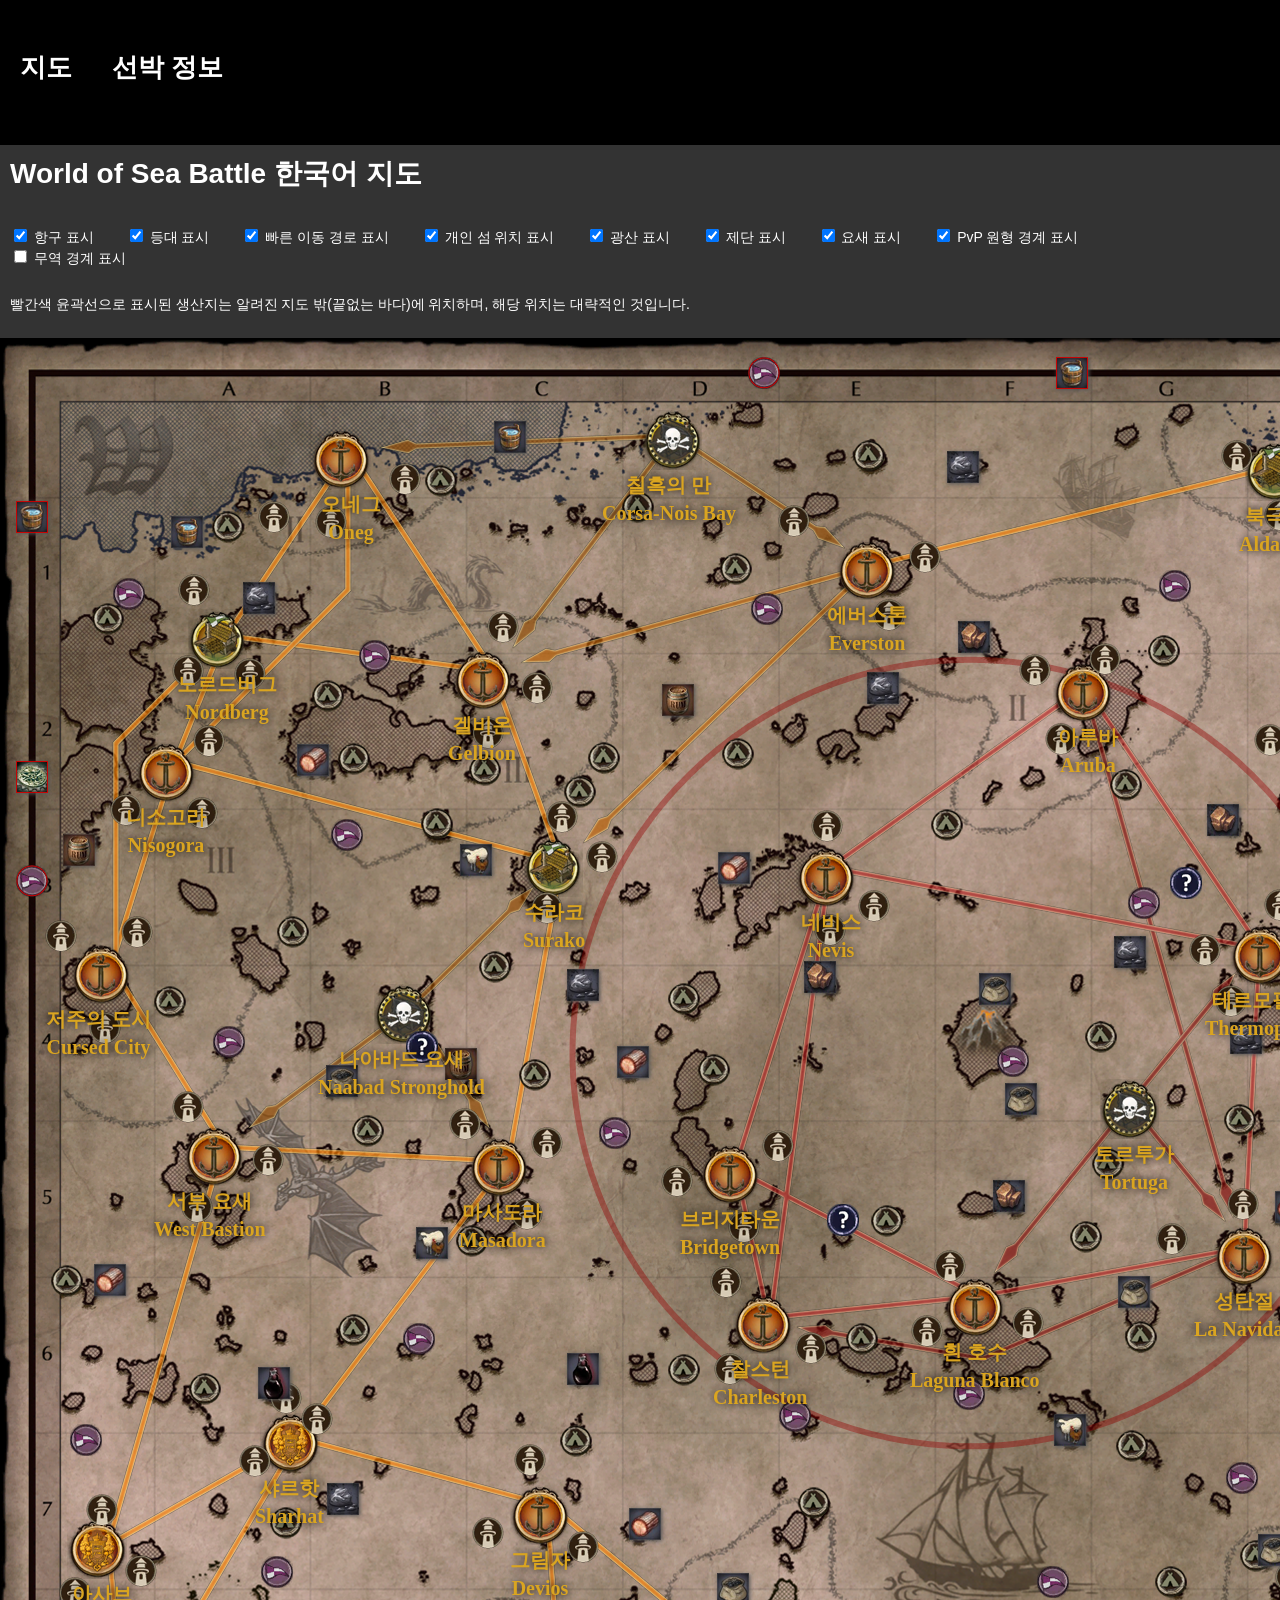
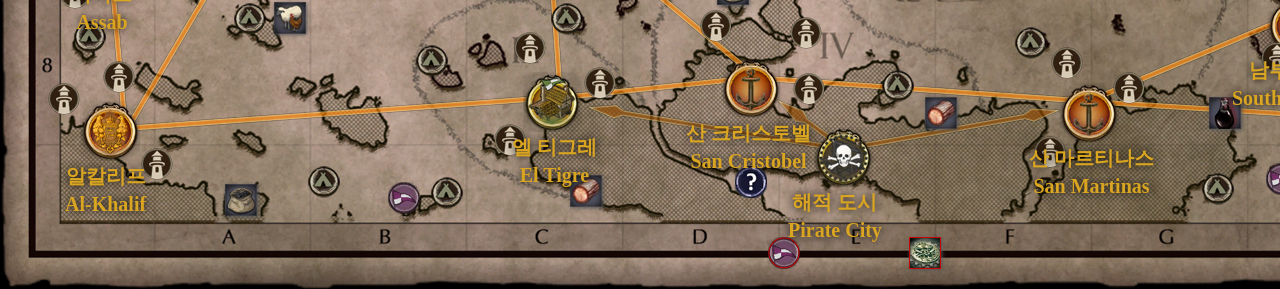
<file: index.html>
<!DOCTYPE html PUBLIC "-//W3C//DTD XHTML 1.0 Strict//EN" "http://www.w3.org/TR/xhtml1/DTD/xhtml1-strict.dtd">
<html lang="ko">

<head>
	<meta http-equiv="content-type" content="text/html; charset=utf-8" />
	<meta http-equiv="content-language" content="ko" />
	<title>World of Sea Battle - Map KO</title>
	<script type="text/javascript" src="jquery-1.4.3.min.js" charset="utf-8"></script> 

  <style>
    body {
      margin: 0;
    }
    nav {
      background-color: #000;
      position: relative;   /* 기준 위치 설정 */
      z-index: 1000;        /* 메뉴바가 다른 요소 위에 오도록 */
      padding: 30px 0;
    }
    nav ul {
      list-style: none;
      margin: 0;
      padding: 0;
      display: flex;
      justify-content: flex-start;
    }
    nav ul li {
      position: relative; /* 서브 메뉴 위치 기준 */
      margin: 0 20px;
    }
    nav ul li a,
    nav ul li span {
      color: #fff;
      text-decoration: none;
      font-size: 26px;
      font-weight: bold;
      padding: 20px 0;
      display: inline-block;
    }
    nav ul li a:hover,
    nav ul li span:hover {
      color: #ffcc00;
    }

    /* 서브 메뉴 스타일 */
    nav ul li ul {
      display: none;
      position: absolute;
      top: 100%;
      left: 0;
      background-color: #222;
      padding: 10px 0;
      list-style: none;
      min-width: 150px;
      z-index: 2000;        /* 서브 메뉴가 다른 요소 위에 오도록 */
    }
    nav ul li ul li a {
      padding: 8px 15px;
      display: block;
      color: #fff;
    }
    nav ul li ul li a:hover {
      background-color: #444;
    }

    nav ul li:hover ul {
      display: block;
    }
  </style>
</head>
<body>
  <nav>
    <ul>
      <li><a href="index.html">지도</a></li>
      <li>
        <span>선박 정보</span>
        <ul>
          <li><a href="shipen.html">EN</a></li>
          <li><a href="shipko.html">KO</a></li>
        </ul>
      </li>
    </ul>
  </nav>
</body>
</html>

<style>
.label p {
  margin: 2px 0;       /* 위아래 여백 살짝만 */
  line-height: 1.3;    /* 줄 간격 조금 좁게 */
  text-align: center;  /* 중앙 정렬 */
}
.portxylabel p {
  margin: 2px 0;       /* 위아래 여백 살짝만 */
  line-height: 1.3;    /* 줄 간격 조금 좁게 */
  text-align: center;  /* 중앙 정렬 */
}
div.label {color: goldenrod; font-size: 20px; font-weight: bold; text-shadow: 0px 0px .5em #000;}
div.poilabel {color: green; font-size: 10px; font-weight: bold; text-shadow: 0px 0px .5em #000;}
img.poi-icon {box-shadow: 1px 1px 4px #555;}
div.portxy {background: yellow; width: 3px; height: 3px;}
div.portxylabel {color: yellow; font-size: 14px; font-weight: bold; text-shadow: 0px 0px .5em #000;}
div.islandxy {background: greenyellow; width: 3px; height: 3px;}
div.islandxylabel {color: greenyellow; font-size: 12px; font-weight: bold; text-shadow: 0px 0px .5em #000;}
div.productionxy {background: cyan; width: 3px; height: 3px;}
div.productionxylabel {color: cyan; font-size: 12px; font-weight: bold; text-shadow: 0px 0px .5em #000;}


div.altarxy {background: magenta; width: 3px; height: 3px;}
div.altarxylabel {color: magenta; font-size: 12px; font-weight: bold; text-shadow: 0px 0px .5em #000;}
div.fortxy {background: violet; width: 3px; height: 3px;}
div.fortxylabel {color: violet; font-size: 12px; font-weight: bold; text-shadow: 0px 0px .5em #000;}

#toolbar {
  background:#333;
  font-family:Open Sans, sans-serif;
  font-size:14px;
  color:#fff;
  margin-top:10px;
  padding:10px;
  padding-bottom:25px;
  display:flex;
  align-items:center;
  flex-wrap:wrap;       /* 줄바꿈 허용 */
  box-sizing:border-box;
  width:1863px;         /* 지도와 동일한 폭 */
  height:auto;          /* 내용에 맞게 높이 자동 */
}

h1 {margin-top: 0;}
label {margin-right: 2em;}
</style>
<script src="https://code.jquery.com/jquery-3.6.0.min.js"></script>
</head>

<body style="margin:0; padding:0; background:#000;">
<div id="toolbar"
     style="background:#333; color:#fff;
            font-family:Open Sans, sans-serif;
            font-size:14px;
            margin-top:10px; padding:10px;
            display:flex; flex-direction:column;
            align-items:flex-start;
            width:1863px;">
  <!-- 툴바 내용 -->
    <h1>World of Sea Battle 한국어 지도</h1>
  <p>
  <input type="checkbox" id="show-ports" checked="checked" />
  <label for="show-ports">항구 표시</label>

  <input type="checkbox" id="show-lighthouses" checked="checked" />
  <label for="show-lighthouses">등대 표시</label>

  <input type="checkbox" id="show-fast-travel" checked="checked" />
  <label for="show-fast-travel">빠른 이동 경로 표시</label>

  <input type="checkbox" id="show-island" checked="checked" />
  <label for="show-island">개인 섬 위치 표시</label>

  <input type="checkbox" id="show-production" checked="checked" />
  <label for="show-production">광산 표시</label>

  <input type="checkbox" id="show-altar" checked="checked" />
  <label for="show-altar">제단 표시</label>

  <input type="checkbox" id="show-fort" checked="checked" />
  <label for="show-fort">요새 표시</label>

  <input type="checkbox" id="show-circle" checked="checked" />
  <label for="show-circle">PvP 원형 경계 표시</label><br/>

  <input type="checkbox" id="show-Trade-Map-1" />
  <label for="show-Trade-Map-1">무역 경계 표시</label><br/>
  </p>
  <p>빨간색 윤곽선으로 표시된 생산지는 알려진 지도 밖(끝없는 바다)에 위치하며, 해당 위치는 대략적인 것입니다.<br/>
</p>

<p style="display:none;">
<strong>For helpers:</strong><br/>
<input type="checkbox" id="show-portsxy"  /><label for="show-portsxy">Show ports coordinates</label>
<input type="checkbox" id="show-islandsxy"  /><label for="show-islandsxy">Show islands coordinates</label>
<input type="checkbox" id="show-productionsxy"  /><label for="show-productionsxy">Show production sites coordinates</label>

<input type="checkbox" id="show-altarsxy"  /><label for="show-altarsxy">Show altars coordinates</label>
<input type="checkbox" id="show-fortsxy"  /><label for="show-fortsxy">Show fort coordinates</label><br/>
If you spot any errors feel free to contact me.
</p>
</div>

  <div id="container" 
    style="position:relative; width:2163px; height:1551px; margin:0; padding:0; position:relative; overflow:hidden;">
  <div id="canvas" 
    style="background-image:url('map/mapa.png');
          width:1863px; height:1551px;
          background-size:auto;
          background-repeat:no-repeat;
          position:absolute; top:0; left:0;">
  </div>

  <div id="circle" 
    style="background-image:url('map/circle.png');
      width:1863px; height:1551px;
      position:absolute; top:0; left:0;">
  </div>

  <div id="Trade-Map-1" 
    style="background-image:url('map/Trade-Map-1.png');
    width:1863px; height:1551px;
    position:absolute; top:0; left:0; display:none;">
  </div>

  <div id="fast-travel" 
    style="background-image:url('map/fast-travel.png');
      width:1863px; height:1551px;
      position:absolute; top:0; left:0;">
  </div>

<div id="ports" 
    style="width:1863px; height:1551px;
      position:absolute; top:0; left:0;">

  <img src="map/k.png" style="position:absolute; top:1181px; left:67px;" title="Assab" alt="Assab" />
    <div class="label" style="position:absolute; top:1241px; left:97px; text-indent:-2.5ch; z-index:100;">
      <p>아사브</p><p>Assab</p>
      </div>

  <img src="map/n.png" style="position:absolute; top:606px; left:71px;" title="Cursed City" alt="Cursed City" />
    <div class="label" style="position:absolute; top:666px; left:101px; text-indent:-5.5ch; z-index:100;">
      <p>저주의 도시</p><p>Cursed City</p>
      </div>

  <img src="map/k.png" style="position:absolute; top:1363px; left:80px;" title="Al-Khalif" alt="Al-Khalif" />
    <div class="label" style="position:absolute; top:1423px; left:110px; text-indent:-4.5ch; z-index:100;">
      <p>알칼리프</p><p>Al-Khalif</p>
      </div>

  <img src="map/n.png" style="position:absolute; top:404px; left:136px;" title="Nisogora" alt="Nisogora" />
    <div class="label" style="position:absolute; top:464px; left:166px; text-indent:-4ch; z-index:100;">
      <p>니소고라</p><p>Nisogora</p>
      </div>

  <img src="map/f.png" style="position:absolute; top:271px; left:187px;" title="Nordberg" alt="Nordberg" />
    <div class="label" style="position:absolute; top:331px; left:217px; text-indent:-4ch; z-index:100;">
      <p>노르드버그</p><p>Nordberg</p>
      </div>

  <img src="map/n.png" style="position:absolute; top:788px; left:184px;" title="West Bastion" alt="West Bastion" />
    <div class="label" style="position:absolute; top:848px; left:214px; text-indent:-6ch; z-index:100;">
      <p>서부 요새</p><p>West Bastion</p>
      </div>

  <img src="map/k.png" style="position:absolute; top:1075px; left:260px;" title="Sharhat" alt="Sharhat" />
    <div class="label" style="position:absolute; top:1135px; left:290px; text-indent:-3.5ch; z-index:100;">
      <p>샤르핫</p><p>Sharhat</p>
      </div>
	
  <img src="map/n.png" style="position:absolute; top:91px; left:311px;" title="Oneg" alt="Oneg" />
    <div class="label" style="position:absolute; top:151px; left:341px; text-indent:-2ch; z-index:100;">
      <p>오네그</p><p>Oneg</p>
      </div>

  <img src="map/p.png" style="position:absolute; top:646px; left:373px;" title="Naabad Stronghold" alt="Naabad Stronghold" />
    <div class="label" style="position:absolute; top:706px; left:403px; text-indent:-8.5ch; z-index:100;">
      <p>나아바드 요새</p><p>Naabad Stronghold</p>
      </div>

  <img src="map/n.png" style="position:absolute; top:312px; left:453px;" title="Gelbion" alt="Gelbion" />
    <div class="label" style="position:absolute; top:372px; left:483px; text-indent:-3.5ch; z-index:100;">
      <p>겔비온</p><p>Gelbion</p>
      </div>

  <img src="map/n.png" style="position:absolute; top:799px; left:469px;" title="Masadora" alt="Masadora" />
    <div class="label" style="position:absolute; top:859px; left:499px; text-indent:-4ch; z-index:100;">
      <p>마사도라</p><p>Masadora</p>
      </div>

  <img src="map/n.png" style="position:absolute; top:1147px; left:510px;" title="Devios" alt="Devios" />
    <div class="label" style="position:absolute; top:1207px; left:540px; text-indent:-3ch; z-index:100;">
      <p>그림자</p><p>Devios</p>
      </div>

  <img src="map/f.png" style="position:absolute; top:1334px; left:522px;" title="El Tigre" alt="El Tigre" />
    <div class="label" style="position:absolute; top:1394px; left:552px; text-indent:-4ch; z-index:100;">
      <p>엘 티그레</p><p>El Tigre</p>
      </div>

  <img src="map/f.png" style="position:absolute; top:499px; left:523px;" title="Surako" alt="Surako" />
    <div class="label" style="position:absolute; top:559px; left:553px; text-indent:-3ch; z-index:100;">
      <p>수라코</p><p>Surako</p>
      </div>

  <img src="map/p.png" style="position:absolute; top:72px; left:642px;" title="Corsa-Nois Bay" alt="Corsa-Nois Bay" />
    <div class="label" style="position:absolute; top:132px; left:672px; text-indent:-7ch; z-index:100;">
      <p>칠흑의 만</p><p>Corsa-Nois Bay</p>
      </div>

  <img src="map/n.png" style="position:absolute; top:806px; left:700px;" title="Bridgetown" alt="Bridgetown" />
    <div class="label" style="position:absolute; top:866px; left:730px; text-indent:-5ch; z-index:100;">
      <p>브리지타운</p><p>Bridgetown</p>
      </div>

  <img src="map/n.png" style="position:absolute; top:1320px; left:721px;" title="San Cristobel" alt="San Cristobel" />
    <div class="label" style="position:absolute; top:1380px; left:751px; text-indent:-6.5ch; z-index:100;">
      <p>산 크리스토벨</p><p>San Cristobel</p>
      </div>

  <img src="map/n.png" style="position:absolute; top:956px; left:733px;" title="Charleston" alt="Charleston" />
    <div class="label" style="position:absolute; top:1016px; left:763px; text-indent:-5ch; z-index:100;">
      <p>찰스턴</p><p>Charleston</p>
      </div>

  <img src="map/n.png" style="position:absolute; top:509px; left:796px;" title="Nevis" alt="Nevis" />
    <div class="label" style="position:absolute; top:569px; left:826px; text-indent:-2.5ch; z-index:100;">
      <p>네비스</p><p>Nevis</p>
      </div>

  <img src="map/p.png" style="position:absolute; top:1389px; left:813px;" title="Pirate City" alt="Pirate City" />
    <div class="label" style="position:absolute; top:1449px; left:843px; text-indent:-5.5ch; z-index:100;">
      <p>해적 도시</p><p>Pirate City</p>
      </div>

  <img src="map/n.png" style="position:absolute; top:202px; left:837px;" title="Everston" alt="Everston" />
    <div class="label" style="position:absolute; top:262px; left:867px; text-indent:-4ch; z-index:100;">
      <p>에버스톤</p><p>Everston</p>
      </div>
  <img src="map/n.png" style="position:absolute; top:939px; left:945px;" title="Laguna Blanco" alt="Laguna Blanco" />
    <div class="label" style="position:absolute; top:999px; left:975px; text-indent:-6.5ch; z-index:100;">
      <p>흰 호수</p><p>Laguna Blanco</p>
      </div>

  <img src="map/n.png" style="position:absolute; top:324px; left:1053px;" title="Aruba" alt="Aruba" />
    <div class="label" style="position:absolute; top:384px; left:1083px; text-indent:-2.5ch; z-index:100;">
      <p>아루바</p><p>Aruba</p>
      </div>

  <img src="map/n.png" style="position:absolute; top:1345px; left:1059px;" title="San Martinas" alt="San Martinas" />
    <div class="label" style="position:absolute; top:1405px; left:1089px; text-indent:-6ch; z-index:100;">
      <p>산 마르티나스</p><p>San Martinas</p>
      </div>

  <img src="map/p.png" style="position:absolute; top:741px; left:1099px;" title="Tortuga" alt="Tortuga" />
    <div class="label" style="position:absolute; top:801px; left:1129px; text-indent:-3.5ch; z-index:100;">
      <p>토르투가</p><p>Tortuga</p>
      </div>

  <img src="map/n.png" style="position:absolute; top:888px; left:1214px;" title="La Navidad" alt="La Navidad" />
    <div class="label" style="position:absolute; top:948px; left:1244px; text-indent:-5ch; z-index:100;">
      <p>성탄절</p><p>La Navidad</p>
      </div>

  <img src="map/n.png" style="position:absolute; top:587px; left:1230px;" title="Thermopylae" alt="Thermopylae" />
    <div class="label" style="position:absolute; top:647px; left:1260px; text-indent:-5.5ch; z-index:100;">
      <p>테르모필레</p><p>Thermopylae</p>
      </div>

  <img src="map/f.png" style="position:absolute; top:103px; left:1244px;" title="Aldansk" alt="Aldansk" />
    <div class="label" style="position:absolute; top:163px; left:1274px; text-indent:-3.5ch; z-index:100;">
      <p>북극성</p><p>Aldansk</p>
      </div>

  <img src="map/n.png" style="position:absolute; top:1257px; left:1267px;" title="South Bastion" alt="South Bastion" />
    <div class="label" style="position:absolute; top:1317px; left:1297px; text-indent:-6.5ch; z-index:100;">
      <p>남부 요새</p><p>South Bastion</p>
      </div>

  <img src="map/n.png" style="position:absolute; top:373px; left:1313px;" title="Gray Island" alt="Gray Island" />
    <div class="label" style="position:absolute; top:433px; left:1343px; text-indent:-5.5ch; z-index:100;">
      <p>회색 섬</p><p>Gray Island</p>
      </div>

  <img src="map/f.png" style="position:absolute; top:986px; left:1345px;" title="St. John" alt="St. John" />
    <div class="label" style="position:absolute; top:1046px; left:1375px; text-indent:-4ch; z-index:100;">
      <p>세인트 존</p><p>St. John</p>
      </div>

  <img src="map/n.png" style="position:absolute; top:717px; left:1424px;" title="Fiji" alt="Fiji" />
    <div class="label" style="position:absolute; top:777px; left:1454px; text-indent:-2ch; z-index:100;">
      <p>피지 만</p><p>Fiji</p>
      </div>

  <img src="map/n.png" style="position:absolute; top:110px; left:1433px;" title="Severoangelsk" alt="Severoangelsk" />
    <div class="label" style="position:absolute; top:170px; left:1463px; text-indent:-6.5ch; z-index:100;">
      <p>북극 서리</p><p>Severoangelsk</p>
      </div>
  <img src="map/n.png" style="position:absolute; top:1370px; left:1498px;" title="Bord Radel" alt="Bord Radel" />
    <div class="label" style="position:absolute; top:1430px; left:1528px; text-indent:-5ch; z-index:100;">
      <p>붉은 절벽</p><p>Bord Radel</p>
      </div>

  <img src="map/n.png" style="position:absolute; top:325px; left:1523px;" title="North Bastion" alt="North Bastion" />
    <div class="label" style="position:absolute; top:385px; left:1553px; text-indent:-6.5ch; z-index:100;">
      <p>북부 요새</p><p>North Bastion</p>
      </div>

  <img src="map/n.png" style="position:absolute; top:1132px; left:1552px;" title="Los Catuano" alt="Los Catuano" />
    <div class="label" style="position:absolute; top:1192px; left:1582px; text-indent:-5.5ch; z-index:100;">
      <p>카투아노</p><p>Los Catuano</p>
      </div>

  <img src="map/f.png" style="position:absolute; top:634px; left:1611px;" title="Brandport" alt="Brandport" />
    <div class="label" style="position:absolute; top:694px; left:1641px; text-indent:-4.5ch; z-index:100;">
      <p>불꽃 항구 만</p><p>Brandport</p>
      </div>

  <img src="map/f.png" style="position:absolute; top:991px; left:1686px;" title="Santa Maria" alt="Santa Maria" />
    <div class="label" style="position:absolute; top:1051px; left:1716px; text-indent:-5.5ch; z-index:100;">
      <p>산타 마르타 만</p><p>Santa Maria</p>
      </div>

  <img src="map/n.png" style="position:absolute; top:171px; left:1688px;" title="Northside" alt="Northside" />
    <div class="label" style="position:absolute; top:231px; left:1718px; text-indent:-4.5ch; z-index:100;">
      <p>북쪽 해안</p><p>Northside</p>
      </div>

  <img src="map/n.png" style="position:absolute; top:1202px; left:1709px;" title="Puerto Salada" alt="Puerto Salada" />
    <div class="label" style="position:absolute; top:1262px; left:1739px; text-indent:-6.5ch; z-index:100;">
      <p>소금항</p><p>Puerto Salada</p>
      </div>

  <img src="map/p.png" style="position:absolute; top:805px; left:1733px;" title="Freebooter Bay" alt="Freebooter Bay" />
    <div class="label" style="position:absolute; top:865px; left:1763px; text-indent:-7ch; z-index:100;">
      <p>무법자의 만</p><p>Freebooter Bay</p>
      </div>

  <img src="map/f.png" style="position:absolute; top:478px; left:1739px;" title="Freedom Bay" alt="Freedom Bay" />
    <div class="label" style="position:absolute; top:538px; left:1769px; text-indent:-5.5ch; z-index:100;">
      <p>자유의 만</p><p>Freedom Bay</p>
      </div>
</div>

<div id="portsxy" style="width: 1863px; height: 1551px; position: absolute; top: 0px; left: 0px; display: none;">

<div class="portxy" style="position: absolute; top: 1210px; left:96px;"> 
</div>
<div class="portxylabel" style="position: absolute; top: 1221px; left:97px; text-indent: -2.5ch; z-index: 100;" >
  <p>아사브</p><p>Assab</p><p>(97,1211)</p>
  </div>
<div class="portxy" style="position: absolute; top: 635px; left:100px;"> </div>
<div class="portxylabel" style="position: absolute; top: 646px; left:101px; text-indent: -5.5ch; z-index: 100;" >
  <p>저주의 도시</p><p>Cursed City</p><p>(101,636)</p>
  </div>
<div class="portxy" style="position: absolute; top: 1392px; left:109px;"> </div>
<div class="portxylabel" style="position: absolute; top: 1403px; left:110px; text-indent: -4.5ch; z-index: 100;" 
>Al-Khalif<br/>(110,1393)</p></div>
<div class="portxy" style="position: absolute; top: 433px; left:165px;"> </div>
<div class="portxylabel" style="position: absolute; top: 444px; left:166px; text-indent: -4ch; z-index: 100;" 
>Nisogora<br/>(166,434)</p></div>
<div class="portxy" style="position: absolute; top: 300px; left:216px;"> </div>
<div class="portxylabel" style="position: absolute; top: 311px; left:217px; text-indent: -4ch; z-index: 100;" 
>Nordberg<br/>(217,301)</p></div>
<div class="portxy" style="position: absolute; top: 817px; left:213px;"> </div>
<div class="portxylabel" style="position: absolute; top: 828px; left:214px; text-indent: -6ch; z-index: 100;" 
>West Bastion<br/>(214,818)</p></div>
<div class="portxy" style="position: absolute; top: 1104px; left:289px;"> </div>
<div class="portxylabel" style="position: absolute; top: 1115px; left:290px; text-indent: -3.5ch; z-index: 100;" 
>Sharhat<br/>(290,1105)</p></div>
<div class="portxy" style="position: absolute; top: 120px; left:340px;"> </div>
<div class="portxylabel" style="position: absolute; top: 131px; left:341px; text-indent: -2ch; z-index: 100;" 
>Oneg<br/>(341,121)</p></div>
<div class="portxy" style="position: absolute; top: 675px; left:402px;"> </div>
<div class="portxylabel" style="position: absolute; top: 686px; left:403px; text-indent: -8.5ch; z-index: 100;" 
>Naabad Stronghold<br/>(403,676)</p></div>
<div class="portxy" style="position: absolute; top: 341px; left:482px;"> </div>
<div class="portxylabel" style="position: absolute; top: 352px; left:483px; text-indent: -3.5ch; z-index: 100;" 
>Gelbion<br/>(483,342)</p></div>
<div class="portxy" style="position: absolute; top: 828px; left:498px;"> </div>
<div class="portxylabel" style="position: absolute; top: 839px; left:499px; text-indent: -4ch; z-index: 100;" 
>Masadora<br/>(499,829)</p></div>
<div class="portxy" style="position: absolute; top: 1176px; left:539px;"> </div>
<div class="portxylabel" style="position: absolute; top: 1187px; left:540px; text-indent: -3ch; z-index: 100;" 
>Devios<br/>(540,1177)</p></div>
<div class="portxy" style="position: absolute; top: 1363px; left:551px;"> </div>
<div class="portxylabel" style="position: absolute; top: 1374px; left:552px; text-indent: -4ch; z-index: 100;" 
>El Tigre<br/>(552,1364)</p></div>
<div class="portxy" style="position: absolute; top: 528px; left:552px;"> </div>
<div class="portxylabel" style="position: absolute; top: 539px; left:553px; text-indent: -3ch; z-index: 100;" 
>Surako<br/>(553,529)</p></div>
<div class="portxy" style="position: absolute; top: 101px; left:671px;"> </div>
<div class="portxylabel" style="position: absolute; top: 112px; left:672px; text-indent: -7ch; z-index: 100;" 
>Corsa-Nois Bay<br/>(672,102)</p></div>
<div class="portxy" style="position: absolute; top: 835px; left:729px;"> </div>
<div class="portxylabel" style="position: absolute; top: 846px; left:730px; text-indent: -5ch; z-index: 100;" 
>Bridgetown<br/>(730,836)</p></div>
<div class="portxy" style="position: absolute; top: 1349px; left:750px;"> </div>
<div class="portxylabel" style="position: absolute; top: 1360px; left:751px; text-indent: -6.5ch; z-index: 100;" 
>San Cristobel<br/>(751,1350)</p></div>
<div class="portxy" style="position: absolute; top: 985px; left:762px;"> </div>
<div class="portxylabel" style="position: absolute; top: 996px; left:763px; text-indent: -5ch; z-index: 100;" 
>Charleston<br/>(763,986)</p></div>
<div class="portxy" style="position: absolute; top: 538px; left:825px;"> </div>
<div class="portxylabel" style="position: absolute; top: 549px; left:826px; text-indent: -2.5ch; z-index: 100;" 
>Nevis<br/>(826,539)</p></div>
<div class="portxy" style="position: absolute; top: 1418px; left:842px;"> </div>
<div class="portxylabel" style="position: absolute; top: 1429px; left:843px; text-indent: -5.5ch; z-index: 100;" 
>Pirate City<br/>(843,1419)</p></div>
<div class="portxy" style="position: absolute; top: 231px; left:866px;"> </div>
<div class="portxylabel" style="position: absolute; top: 242px; left:867px; text-indent: -4ch; z-index: 100;" 
>Everston<br/>(867,232)</p></div>
<div class="portxy" style="position: absolute; top: 968px; left:974px;"> </div>
<div class="portxylabel" style="position: absolute; top: 979px; left:975px; text-indent: -6.5ch; z-index: 100;" 
>Laguna Blanco<br/>(975,969)</p></div>
<div class="portxy" style="position: absolute; top: 353px; left:1082px;"> </div>
<div class="portxylabel" style="position: absolute; top: 364px; left:1083px; text-indent: -2.5ch; z-index: 100;" 
>Aruba<br/>(1083,354)</p></div>
<div class="portxy" style="position: absolute; top: 1374px; left:1088px;"> </div>
<div class="portxylabel" style="position: absolute; top: 1385px; left:1089px; text-indent: -6ch; z-index: 100;" 
>San Martinas<br/>(1089,1375)</p></div>
<div class="portxy" style="position: absolute; top: 770px; left: 1128px;"> </div>
<div class="portxylabel" style="position: absolute; top: 781px; left: 1129px; text-indent: -3.5ch; z-index: 100;" 
>Tortuga<br/>(1129,771)</p></div>
<div class="portxy" style="position: absolute; top: 917px; left:1243px;"> </div>
<div class="portxylabel" style="position: absolute; top: 928px; left:1244px; text-indent: -5ch; z-index: 100;" 
>La Navidad<br/>(1244,918)</p></div>
<div class="portxy" style="position: absolute; top: 616px; left:1259px;"> </div>
<div class="portxylabel" style="position: absolute; top: 627px; left:1260px; text-indent: -5.5ch; z-index: 100;" 
>Thermopylae<br/>(1260,617)</p></div>
<div class="portxy" style="position: absolute; top: 132px; left:1273px;"> </div>
<div class="portxylabel" style="position: absolute; top: 143px; left:1274px; text-indent: -3.5ch; z-index: 100;" 
>Aldansk<br/>(1274,133)</p></div>
<div class="portxy" style="position: absolute; top: 1286px; left:1296px;"> </div>
<div class="portxylabel" style="position: absolute; top: 1297px; left:1297px; text-indent: -6.5ch; z-index: 100;" 
>South Bastion<br/>(1297,1287)</p></div>
<div class="portxy" style="position: absolute; top: 402px; left:1342px;"> </div>
<div class="portxylabel" style="position: absolute; top: 413px; left:1343px; text-indent: -5.5ch; z-index: 100;" 
>Gray Island<br/>(1343,403)</p></div>
<div class="portxy" style="position: absolute; top: 1015px; left:1374px;"> </div>
<div class="portxylabel" style="position: absolute; top: 1026px; left:1375px; text-indent: -4ch; z-index: 100;" 
>St. John<br/>(1375,1016)</p></div>
<div class="portxy" style="position: absolute; top: 746px; left:1453px;"> </div>
<div class="portxylabel" style="position: absolute; top: 757px; left:1454px; text-indent: -2ch; z-index: 100;" 
>Fiji<br/>(1454,747)</p></div>
<div class="portxy" style="position: absolute; top: 139px; left:1462px;"> </div>
<div class="portxylabel" style="position: absolute; top: 150px; left:1463px; text-indent: -6.5ch; z-index: 100;" 
>Severoangelsk<br/>(1463,140)</p></div>
<div class="portxy" style="position: absolute; top: 1399px; left:1527px;"> </div>
<div class="portxylabel" style="position: absolute; top: 1410px; left:1528px; text-indent: -5ch; z-index: 100;" 
>Bord Radel<br/>(1528,1400)</p></div>
<div class="portxy" style="position: absolute; top: 354px; left:1552px;"> </div>
<div class="portxylabel" style="position: absolute; top: 365px; left:1553px; text-indent: -6.5ch; z-index: 100;" 
>North Bastion<br/>(1553,355)</p></div>
<div class="portxy" style="position: absolute; top: 1161px; left:1581px;"> </div>
<div class="portxylabel" style="position: absolute; top: 1172px; left:1582px; text-indent: -5.5ch; z-index: 100;" 
>Los Catuano<br/>(1582,1162)</p></div>
<div class="portxy" style="position: absolute; top: 663px; left:1640px;"> </div>
<div class="portxylabel" style="position: absolute; top: 674px; left:1641px; text-indent: -4.5ch; z-index: 100;" 
>Brandport<br/>(1641,664)</p></div>
<div class="portxy" style="position: absolute; top: 1020px; left:1715px;"> </div>
<div class="portxylabel" style="position: absolute; top: 1031px; left:1716px; text-indent: -5.5ch; z-index: 100;" 
>Santa Maria<br/>(1716,1021)</p></div>
<div class="portxy" style="position: absolute; top: 200px; left:1717px;"> </div>
<div class="portxylabel" style="position: absolute; top: 211px; left:1718px; text-indent: -4.5ch; z-index: 100;" 
>Northside<br/>(1718,201)</p></div>
<div class="portxy" style="position: absolute; top: 1231px; left:1738px;"> </div>
<div class="portxylabel" style="position: absolute; top: 1242px; left:1739px; text-indent: -6.5ch; z-index: 100;" 
>Puerto Salada<br/>(1739,1232)</p></div>
<div class="portxy" style="position: absolute; top: 834px; left:1762px;"> </div>
<div class="portxylabel" style="position: absolute; top: 845px; left:1763px; text-indent: -7ch; z-index: 100;" 
>Freebooter Bay<br/>(1763,835)</p></div>
<div class="portxy" style="position: absolute; top: 507px; left:1768px;"> </div>
<div class="portxylabel" style="position: absolute; top: 518px; left:1769px; text-indent: -5.5ch; z-index: 100;" 
>Freedom Bay</p><p>(1769,508)</p></div>

</div>
<div id="lighthouses" style="width: 1863px; height: 1551px; position: absolute; top: 0px; left: 0px;">

<img src="map/lh.png" style="position: absolute; top: 102px; left:1221px;" title="등대" alt="Lighthouse" />
<img src="map/lh.png" style="position: absolute; top: 116px; left:1309px;" title="등대" alt="Lighthouse" />
<img src="map/lh.png" style="position: absolute; top: 121px; left:1391px;" title="등대" alt="Lighthouse" />
<img src="map/lh.png" style="position: absolute; top: 125px; left:389px;" title="등대" alt="Lighthouse" />
<img src="map/lh.png" style="position: absolute; top: 156px; left:1491px;" title="등대" alt="Lighthouse" />
<img src="map/lh.png" style="position: absolute; top: 161px; left:1264px;" title="등대" alt="Lighthouse" />
<img src="map/lh.png" style="position: absolute; top: 163px; left:258px;" title="등대" alt="Lighthouse" />
<img src="map/lh.png" style="position: absolute; top: 167px; left:778px;" title="등대" alt="Lighthouse" />
<img src="map/lh.png" style="position: absolute; top: 168px; left:315px;" title="등대" alt="Lighthouse" />
<img src="map/lh.png" style="position: absolute; top: 169px; left:1657px;" title="등대" alt="Lighthouse" />
<img src="map/lh.png" style="position: absolute; top: 179px; left:1441px;" title="등대" alt="Lighthouse" />
<img src="map/lh.png" style="position: absolute; top: 203px; left:909px;" title="등대" alt="Lighthouse" />
<img src="map/lh.png" style="position: absolute; top: 234px; left:1751px;" title="등대" alt="Lighthouse" />
<img src="map/lh.png" style="position: absolute; top: 236px; left:178px;" title="등대" alt="Lighthouse" />
<img src="map/lh.png" style="position: absolute; top: 251px; left:1685px;" title="등대" alt="Lighthouse" />
<img src="map/lh.png" style="position: absolute; top: 261px; left:873px;" title="등대" alt="Lighthouse" />
<img src="map/lh.png" style="position: absolute; top: 273px; left:487px;" title="등대" alt="Lighthouse" />
<img src="map/lh.png" style="position: absolute; top: 305px; left:1089px;" title="등대" alt="Lighthouse" />
<img src="map/lh.png" style="position: absolute; top: 316px; left:1019px;" title="등대" alt="Lighthouse" />
<img src="map/lh.png" style="position: absolute; top: 317px; left:172px;" title="등대" alt="Lighthouse" />
<img src="map/lh.png" style="position: absolute; top: 320px; left:234px;" title="등대" alt="Lighthouse" />
<img src="map/lh.png" style="position: absolute; top: 327px; left:1495px;" title="등대" alt="Lighthouse" />
<img src="map/lh.png" style="position: absolute; top: 332px; left:1582px;" title="등대" alt="Lighthouse" />
<img src="map/lh.png" style="position: absolute; top: 334px; left:521px;" title="등대" alt="Lighthouse" />
<img src="map/lh.png" style="position: absolute; top: 372px; left:1401px;" title="등대" alt="Lighthouse" />
<img src="map/lh.png" style="position: absolute; top: 379px; left:472px;" title="등대" alt="Lighthouse" />
<img src="map/lh.png" style="position: absolute; top: 383px; left:1575px;" title="등대" alt="Lighthouse" />
<img src="map/lh.png" style="position: absolute; top: 385px; left:1045px;" title="등대" alt="Lighthouse" />
<img src="map/lh.png" style="position: absolute; top: 386px; left:1254px;" title="등대" alt="Lighthouse" />
<img src="map/lh.png" style="position: absolute; top: 387px; left:193px;" title="등대" alt="Lighthouse" />
<img src="map/lh.png" style="position: absolute; top: 433px; left:1302px;" title="등대" alt="Lighthouse" />
<img src="map/lh.png" style="position: absolute; top: 449px; left:1760px;" title="등대" alt="Lighthouse" />
<img src="map/lh.png" style="position: absolute; top: 456px; left:110px;" title="등대" alt="Lighthouse" />
<img src="map/lh.png" style="position: absolute; top: 459px; left:186px;" title="등대" alt="Lighthouse" />
<img src="map/lh.png" style="position: absolute; top: 463px; left:546px;" title="등대" alt="Lighthouse" />
<img src="map/lh.png" style="position: absolute; top: 472px; left:811px;" title="등대" alt="Lighthouse" />
<img src="map/lh.png" style="position: absolute; top: 491px; left:1719px;" title="등대" alt="Lighthouse" />
<img src="map/lh.png" style="position: absolute; top: 503px; left:586px;" title="등대" alt="Lighthouse" />
<img src="map/lh.png" style="position: absolute; top: 530px; left:1753px;" title="등대" alt="Lighthouse" />
<img src="map/lh.png" style="position: absolute; top: 551px; left:1264px;" title="등대" alt="Lighthouse" />
<img src="map/lh.png" style="position: absolute; top: 552px; left:858px;" title="등대" alt="Lighthouse" />
<img src="map/lh.png" style="position: absolute; top: 554px; left:531px;" title="등대" alt="Lighthouse" />
<img src="map/lh.png" style="position: absolute; top: 576px; left:814px;" title="등대" alt="Lighthouse" />
<img src="map/lh.png" style="position: absolute; top: 578px; left:121px;" title="등대" alt="Lighthouse" />
<img src="map/lh.png" style="position: absolute; top: 582px; left:45px;" title="등대" alt="Lighthouse" />
<img src="map/lh.png" style="position: absolute; top: 596px; left:1189px;" title="등대" alt="Lighthouse" />
<img src="map/lh.png" style="position: absolute; top: 609px; left:1611px;" title="등대" alt="Lighthouse" />
<img src="map/lh.png" style="position: absolute; top: 647px; left:1215px;" title="등대" alt="Lighthouse" />
<img src="map/lh.png" style="position: absolute; top: 673px; left:1596px;" title="등대" alt="Lighthouse" />
<img src="map/lh.png" style="position: absolute; top: 674px; left:89px;" title="등대" alt="Lighthouse" />
<img src="map/lh.png" style="position: absolute; top: 675px; left:1640px;" title="등대" alt="Lighthouse" />
<img src="map/lh.png" style="position: absolute; top: 699px; left:1405px;" title="등대" alt="Lighthouse" />
<img src="map/lh.png" style="position: absolute; top: 703px; left:1503px;" title="등대" alt="Lighthouse" />
<img src="map/lh.png" style="position: absolute; top: 753px; left:172px;" title="등대" alt="Lighthouse" />
<img src="map/lh.png" style="position: absolute; top: 770px; left:449px;" title="등대" alt="Lighthouse" />
<img src="map/lh.png" style="position: absolute; top: 788px; left:1428px;" title="등대" alt="Lighthouse" />
<img src="map/lh.png" style="position: absolute; top: 789px; left:531px;" title="등대" alt="Lighthouse" />
<img src="map/lh.png" style="position: absolute; top: 792px; left:762px;" title="등대" alt="Lighthouse" />
<img src="map/lh.png" style="position: absolute; top: 806px; left:252px;" title="등대" alt="Lighthouse" />
<img src="map/lh.png" style="position: absolute; top: 827px; left:661px;" title="등대" alt="Lighthouse" />
<img src="map/lh.png" style="position: absolute; top: 850px; left:1227px;" title="등대" alt="Lighthouse" />
<img src="map/lh.png" style="position: absolute; top: 853px; left:181px;" title="등대" alt="Lighthouse" />
<img src="map/lh.png" style="position: absolute; top: 860px; left:511px;" title="등대" alt="Lighthouse" />
<img src="map/lh.png" style="position: absolute; top: 867px; left:1291px;" title="등대" alt="Lighthouse" />
<img src="map/lh.png" style="position: absolute; top: 873px; left:728px;" title="등대" alt="Lighthouse" />
<img src="map/lh.png" style="position: absolute; top: 885px; left:1156px;" title="등대" alt="Lighthouse" />
<img src="map/lh.png" style="position: absolute; top: 912px; left:934px;" title="등대" alt="Lighthouse" />
<img src="map/lh.png" style="position: absolute; top: 928px; left:710px;" title="등대" alt="Lighthouse" />
<img src="map/lh.png" style="position: absolute; top: 959px; left:1358px;" title="등대" alt="Lighthouse" />
<img src="map/lh.png" style="position: absolute; top: 969px; left:1012px;" title="등대" alt="Lighthouse" />
<img src="map/lh.png" style="position: absolute; top: 977px; left:911px;" title="등대" alt="Lighthouse" />
<img src="map/lh.png" style="position: absolute; top: 981px; left:1669px;" title="등대" alt="Lighthouse" />
<img src="map/lh.png" style="position: absolute; top: 986px; left:1738px;" title="등대" alt="Lighthouse" />
<img src="map/lh.png" style="position: absolute; top: 994px; left:795px;" title="등대" alt="Lighthouse" />
<img src="map/lh.png" style="position: absolute; top: 1003px; left:1309px;" title="등대" alt="Lighthouse" />
<img src="map/lh.png" style="position: absolute; top: 1015px; left:714px;" title="등대" alt="Lighthouse" />
<img src="map/lh.png" style="position: absolute; top: 1044px; left:270px;" title="등대" alt="Lighthouse" />
<img src="map/lh.png" style="position: absolute; top: 1045px; left:1372px;" title="등대" alt="Lighthouse" />
<img src="map/lh.png" style="position: absolute; top: 1050px; left:1712px;" title="등대" alt="Lighthouse" />
<img src="map/lh.png" style="position: absolute; top: 1065px; left:301px;" title="등대" alt="Lighthouse" />
<img src="map/lh.png" style="position: absolute; top: 1089px; left:1588px;" title="등대" alt="Lighthouse" />
<img src="map/lh.png" style="position: absolute; top: 1106px; left:514px;" title="등대" alt="Lighthouse" />
<img src="map/lh.png" style="position: absolute; top: 1107px; left:239px;" title="등대" alt="Lighthouse" />
<img src="map/lh.png" style="position: absolute; top: 1122px; left:1512px;" title="등대" alt="Lighthouse" />
<img src="map/lh.png" style="position: absolute; top: 1156px; left:86px;" title="등대" alt="Lighthouse" />
<img src="map/lh.png" style="position: absolute; top: 1179px; left:472px;" title="등대" alt="Lighthouse" />
<img src="map/lh.png" style="position: absolute; top: 1193px; left:567px;" title="등대" alt="Lighthouse" />
<img src="map/lh.png" style="position: absolute; top: 1202px; left:1569px;" title="등대" alt="Lighthouse" />
<img src="map/lh.png" style="position: absolute; top: 1214px; left:1761px;" title="등대" alt="Lighthouse" />
<img src="map/lh.png" style="position: absolute; top: 1216px; left:1682px;" title="등대" alt="Lighthouse" />
<img src="map/lh.png" style="position: absolute; top: 1217px; left:125px;" title="등대" alt="Lighthouse" />
<img src="map/lh.png" style="position: absolute; top: 1223px; left:1275px;" title="등대" alt="Lighthouse" />
<img src="map/lh.png" style="position: absolute; top: 1239px; left:59px;" title="등대" alt="Lighthouse" />
<img src="map/lh.png" style="position: absolute; top: 1251px; left:1709px;" title="등대" alt="Lighthouse" />
<img src="map/lh.png" style="position: absolute; top: 1271px; left:1324px;" title="등대" alt="Lighthouse" />
<img src="map/lh.png" style="position: absolute; top: 1272px; left:700px;" title="등대" alt="Lighthouse" />
<img src="map/lh.png" style="position: absolute; top: 1279px; left:790px;" title="등대" alt="Lighthouse" />
<img src="map/lh.png" style="position: absolute; top: 1294px; left:514px;" title="등대" alt="Lighthouse" />
<img src="map/lh.png" style="position: absolute; top: 1304px; left:1261px;" title="등대" alt="Lighthouse" />
<img src="map/lh.png" style="position: absolute; top: 1309px; left:1051px;" title="등대" alt="Lighthouse" />
<img src="map/lh.png" style="position: absolute; top: 1323px; left:103px;" title="등대" alt="Lighthouse" />
<img src="map/lh.png" style="position: absolute; top: 1329px; left:584px;" title="등대" alt="Lighthouse" />
<img src="map/lh.png" style="position: absolute; top: 1334px; left:1113px;" title="등대" alt="Lighthouse" />
<img src="map/lh.png" style="position: absolute; top: 1335px; left:793px;" title="등대" alt="Lighthouse" />
<img src="map/lh.png" style="position: absolute; top: 1345px; left:48px;" title="등대" alt="Lighthouse" />
<img src="map/lh.png" style="position: absolute; top: 1348px; left:1491px;" title="등대" alt="Lighthouse" />
<img src="map/lh.png" style="position: absolute; top: 1362px; left:1564px;" title="등대" alt="Lighthouse" />
<img src="map/lh.png" style="position: absolute; top: 1386px; left:494px;" title="등대" alt="Lighthouse" />
<img src="map/lh.png" style="position: absolute; top: 1398px; left:1034px;" title="등대" alt="Lighthouse" />
<img src="map/lh.png" style="position: absolute; top: 1410px; left:141px;" title="등대" alt="Lighthouse" />
<img src="map/lh.png" style="position: absolute; top: 1419px; left:1539px;" title="등대" alt="Lighthouse" />
</div>
<div id="poi" style="width: 1863px; height: 1551px; position: absolute; top: 0px; left: 0px;">

<img src="map/island.png" class="island" style="position: absolute; top: 927px; left:51px;" title="개인 섬" alt="Personal Island Spot" />
<img src="map/island.png" class="island" style="position: absolute; top: 1283px; left:74px;" title="개인 섬" alt="Personal Island Spot" />
<img src="map/island.png" class="island" style="position: absolute; top: 265px; left:92px;" title="개인 섬" alt="Personal Island Spot" />
<img src="map/island.png" class="island" style="position: absolute; top: 648px; left:154px;" title="개인 섬" alt="Personal Island Spot" />
<img src="map/island.png" class="island" style="position: absolute; top: 1035px; left:189px;" title="개인 섬" alt="Personal Island Spot" />
<img src="map/island.png" class="island" style="position: absolute; top: 173px; left:212px;" title="개인 섬" alt="Personal Island Spot" />
<img src="map/island.png" class="island" style="position: absolute; top: 1265px; left:234px;" title="개인 섬" alt="Personal Island Spot" />
<img src="map/island.png" class="island" style="position: absolute; top: 1169px; left:270px;" title="개인 섬" alt="Personal Island Spot" />
<img src="map/island.png" class="island" style="position: absolute; top: 578px; left:277px;" title="개인 섬" alt="Personal Island Spot" />
<img src="map/island.png" class="island" style="position: absolute; top: 1428px; left:308px;" title="개인 섬" alt="Personal Island Spot" />
<img src="map/island.png" class="island" style="position: absolute; top: 342px; left:312px;" title="개인 섬" alt="Personal Island Spot" />
<img src="map/island.png" class="island" style="position: absolute; top: 405px; left:338px;" title="개인 섬" alt="Personal Island Spot" />
<img src="map/island.png" class="island" style="position: absolute; top: 976px; left:338px;" title="개인 섬" alt="Personal Island Spot" />
<img src="map/island.png" class="island" style="position: absolute; top: 777px; left:352px;" title="개인 섬" alt="Personal Island Spot" />
<img src="map/island.png" class="island" style="position: absolute; top: 1307px; left:416px;" title="개인 섬" alt="Personal Island Spot" />
<img src="map/island.png" class="island" style="position: absolute; top: 470px; left:421px;" title="개인 섬" alt="Personal Island Spot" />
<img src="map/island.png" class="island" style="position: absolute; top: 127px; left:425px;" title="개인 섬" alt="Personal Island Spot" />
<img src="map/island.png" class="island" style="position: absolute; top: 1439px; left:431px;" title="개인 섬" alt="Personal Island Spot" />
<img src="map/island.png" class="island" style="position: absolute; top: 887px; left:456px;" title="개인 섬" alt="Personal Island Spot" />
<img src="map/island.png" class="island" style="position: absolute; top: 416px; left:469px;" title="개인 섬" alt="Personal Island Spot" />
<img src="map/island.png" class="island" style="position: absolute; top: 721px; left:519px;" title="개인 섬" alt="Personal Island Spot" />
<img src="map/island.png" class="island" style="position: absolute; top: 1265px; left:551px;" title="개인 섬" alt="Personal Island Spot" />
<img src="map/island.png" class="island" style="position: absolute; top: 1087px; left:560px;" title="개인 섬" alt="Personal Island Spot" />
<img src="map/island.png" class="island" style="position: absolute; top: 438px; left:564px;" title="개인 섬" alt="Personal Island Spot" />
<img src="map/island.png" class="island" style="position: absolute; top: 404px; left:588px;" title="개인 섬" alt="Personal Island Spot" />
<img src="map/island.png" class="island" style="position: absolute; top: 153px; left:622px;" title="개인 섬" alt="Personal Island Spot" />
<img src="map/island.png" class="island" style="position: absolute; top: 645px; left:668px;" title="개인 섬" alt="Personal Island Spot" />
<img src="map/island.png" class="island" style="position: absolute; top: 1016px; left:668px;" title="개인 섬" alt="Personal Island Spot" />
<img src="map/island.png" class="island" style="position: absolute; top: 716px; left:698px;" title="개인 섬" alt="Personal Island Spot" />
<img src="map/island.png" class="island" style="position: absolute; top: 215px; left:720px;" title="개인 섬" alt="Personal Island Spot" />
<img src="map/island.png" class="island" style="position: absolute; top: 400px; left:722px;" title="개인 섬" alt="Personal Island Spot" />
<img src="map/island.png" class="island" style="position: absolute; top: 1149px; left:798px;" title="개인 섬" alt="Personal Island Spot" />
<img src="map/island.png" class="island" style="position: absolute; top: 985px; left:846px;" title="개인 섬" alt="Personal Island Spot" />
<img src="map/island.png" class="island" style="position: absolute; top: 102px; left:853px;" title="개인 섬" alt="Personal Island Spot" />
<img src="map/island.png" class="island" style="position: absolute; top: 867px; left:871px;" title="개인 섬" alt="Personal Island Spot" />
<img src="map/island.png" class="island" style="position: absolute; top: 1332px; left:882px;" title="개인 섬" alt="Personal Island Spot" />
<img src="map/island.png" class="island" style="position: absolute; top: 471px; left:931px;" title="개인 섬" alt="Personal Island Spot" />
<img src="map/island.png" class="island" style="position: absolute; top: 1289px; left:1015px;" title="개인 섬" alt="Personal Island Spot" />
<img src="map/island.png" class="island" style="position: absolute; top: 883px; left:1070px;" title="개인 섬" alt="Personal Island Spot" />
<img src="map/island.png" class="island" style="position: absolute; top: 683px; left:1085px;" title="개인 섬" alt="Personal Island Spot" />
<img src="map/island.png" class="island" style="position: absolute; top: 810px; left:1092px;" title="개인 섬" alt="Personal Island Spot" />
<img src="map/island.png" class="island" style="position: absolute; top: 431px; left:1110px;" title="개인 섬" alt="Personal Island Spot" />
<img src="map/island.png" class="island" style="position: absolute; top: 1092px; left:1116px;" title="개인 섬" alt="Personal Island Spot" />
<img src="map/island.png" class="island" style="position: absolute; top: 983px; left:1125px;" title="개인 섬" alt="Personal Island Spot" />
<img src="map/island.png" class="island" style="position: absolute; top: 297px; left:1148px;" title="개인 섬" alt="Personal Island Spot" />
<img src="map/island.png" class="island" style="position: absolute; top: 1228px; left:1155px;" title="개인 섬" alt="Personal Island Spot" />
<img src="map/island.png" class="island" style="position: absolute; top: 1435px; left:1202px;" title="개인 섬" alt="Personal Island Spot" />
<img src="map/island.png" class="island" style="position: absolute; top: 766px; left:1224px;" title="개인 섬" alt="Personal Island Spot" />
<img src="map/island.png" class="island" style="position: absolute; top: 1202px; left:1240px;" title="개인 섬" alt="Personal Island Spot" />
<img src="map/island.png" class="island" style="position: absolute; top: 101px; left:1288px;" title="개인 섬" alt="Personal Island Spot" />
<img src="map/island.png" class="island" style="position: absolute; top: 466px; left:1304px;" title="개인 섬" alt="Personal Island Spot" />
<img src="map/island.png" class="island" style="position: absolute; top: 761px; left:1331px;" title="개인 섬" alt="Personal Island Spot" />
<img src="map/island.png" class="island" style="position: absolute; top: 1400px; left:1338px;" title="개인 섬" alt="Personal Island Spot" />
<img src="map/island.png" class="island" style="position: absolute; top: 325px; left:1350px;" title="개인 섬" alt="Personal Island Spot" />
<img src="map/island.png" class="island" style="position: absolute; top: 1269px; left:1393px;" title="개인 섬" alt="Personal Island Spot" />
<img src="map/island.png" class="island" style="position: absolute; top: 1043px; left:1417px;" title="개인 섬" alt="Personal Island Spot" />
<img src="map/island.png" class="island" style="position: absolute; top: 916px; left:1419px;" title="개인 섬" alt="Personal Island Spot" />
<img src="map/island.png" class="island" style="position: absolute; top: 519px; left:1427px;" title="개인 섬" alt="Personal Island Spot" />
<img src="map/island.png" class="island" style="position: absolute; top: 1136px; left:1469px;" title="개인 섬" alt="Personal Island Spot" />
<img src="map/island.png" class="island" style="position: absolute; top: 198px; left:1472px;" title="개인 섬" alt="Personal Island Spot" />
<img src="map/island.png" class="island" style="position: absolute; top: 456px; left:1494px;" title="개인 섬" alt="Personal Island Spot" />
<img src="map/island.png" class="island" style="position: absolute; top: 777px; left:1563px;" title="개인 섬" alt="Personal Island Spot" />
<img src="map/island.png" class="island" style="position: absolute; top: 1432px; left:1596px;" title="개인 섬" alt="Personal Island Spot" />
<img src="map/island.png" class="island" style="position: absolute; top: 311px; left:1616px;" title="개인 섬" alt="Personal Island Spot" />
<img src="map/island.png" class="island" style="position: absolute; top: 577px; left:1682px;" title="개인 섬" alt="Personal Island Spot" />
<img src="map/island.png" class="island" style="position: absolute; top: 1362px; left:1719px;" title="개인 섬" alt="Personal Island Spot" />
<img src="map/island.png" class="island" style="position: absolute; top: 613px; left:479px;" title="개인 섬" alt="Personal Island Spot" />

<img src="map/coal.png" class="poi-icon production" style="position: absolute; top: 1446px; left:225px;" title="석탄 광산" alt="Coal Mine" />
<img src="map/coal.png" class="poi-icon production" style="position: absolute; top: 727px; left:326px;" title="석탄 광산" alt="Coal Mine" />
<img src="map/coal.png" class="poi-icon production" style="position: absolute; top: 1235px; left:717px;" title="석탄 광산" alt="Coal Mine" />
<img src="map/coal.png" class="poi-icon production" style="position: absolute; top: 635px; left:979px;" title="석탄 광산" alt="Coal Mine" />
<img src="map/coal.png" class="poi-icon production" style="position: absolute; top: 745px; left:1005px;" title="석탄 광산" alt="Coal Mine" />
<img src="map/coal.png" class="poi-icon production" style="position: absolute; top: 938px; left:1118px;" title="석탄 광산" alt="Coal Mine" />
<img src="map/coal.png" class="poi-icon production" style="position: absolute; top: 1196px; left:1258px;" title="석탄 광산" alt="Coal Mine" />
<img src="map/coal.png" class="poi-icon production" style="position: absolute; top: 812px; left:1637px;" title="석탄 광산" alt="Coal Mine" />

<img src="map/copper.png" class="poi-icon production" style="position: absolute; top: 623px; left:804px;" title="구리 광산" alt="Copper Mine" />
<img src="map/copper.png" class="poi-icon production" style="position: absolute; top: 283px; left:958px;" title="구리 광산" alt="Copper Mine" />
<img src="map/copper.png" class="poi-icon production" style="position: absolute; top: 842px; left:993px;" title="구리 광산" alt="Copper Mine" />
<img src="map/copper.png" class="poi-icon production" style="position: absolute; top: 466px; left:1207px;" title="구리 광산" alt="Copper Mine" />

<img src="map/farm.png" class="poi-icon production" style="position: absolute; top: 1264px; left:274px;" title="농장" alt="Farm" />
<img src="map/farm.png" class="poi-icon production" style="position: absolute; top: 889px; left:416px;" title="농장" alt="Farm" />
<img src="map/farm.png" class="poi-icon production" style="position: absolute; top: 506px; left:460px;" title="농장" alt="Farm" />
<img src="map/farm.png" class="poi-icon production" style="position: absolute; top: 1076px; left:1054px;" title="농장" alt="Farm" />
<img src="map/farm.png" class="poi-icon production" style="position: absolute; top: 974px; left:1341px;" title="농장" alt="Farm" />
<img src="map/farm.png" class="poi-icon production" style="position: absolute; top: 1041px; left:1752px;" title="농장" alt="Farm" />

<img src="map/iron.png" class="poi-icon production" style="position: absolute; top: 244px; left:243px;" title="철 광산" alt="Iron Mine" />
<img src="map/iron.png" class="poi-icon production" style="position: absolute; top: 1145px; left:327px;" title="철 광산" alt="Iron Mine" />
<img src="map/iron.png" class="poi-icon production" style="position: absolute; top: 631px; left:567px;" title="철 광산" alt="Iron Mine" />
<img src="map/iron.png" class="poi-icon production" style="position: absolute; top: 334px; left:867px;" title="철 광산" alt="Iron Mine" />
<img src="map/iron.png" class="poi-icon production" style="position: absolute; top: 113px; left:947px;" title="철 광산" alt="Iron Mine" />
<img src="map/iron.png" class="poi-icon production" style="position: absolute; top: 598px; left:1114px;" title="철 광산" alt="Iron Mine" />
<img src="map/iron.png" class="poi-icon production" style="position: absolute; top: 684px; left:1230px;" title="철 광산" alt="Iron Mine" />
<img src="map/iron.png" class="poi-icon production" style="position: absolute; top: 235px; left:1618px;" title="철 광산" alt="Iron Mine" />
<img src="map/iron.png" class="poi-icon production" style="position: absolute; top: 1418px; left:1642px;" title="철 광산" alt="Iron Mine" />
<img src="map/iron.png" class="poi-icon production" style="position: absolute; top: 503px; left:1705px;" title="철 광산" alt="Iron Mine" />

<img src="map/resin.png" class="poi-icon production" style="position: absolute; top: 1029px; left:258px;" title="레진 생산" alt="Resin Production" />
<img src="map/resin.png" class="poi-icon production" style="position: absolute; top: 1015px; left:567px;" title="레진 생산" alt="Resin Production" />
<img src="map/resin.png" class="poi-icon production" style="position: absolute; top: 1359px; left:1209px;" title="레진 생산" alt="Resin Production" />
<img src="map/resin.png" class="poi-icon production" style="position: absolute; top: 1194px; left:1745px;" title="레진 생산" alt="Resin Production" />

<img src="map/rum.png" class="poi-icon production" style="position: absolute; top: 496px; left:63px;" title="럼 생산" alt="Rum Production" />
<img src="map/rum.png" class="poi-icon production" style="position: absolute; top: 710px; left:445px;" title="럼 생산" alt="Rum Production" />
<img src="map/rum.png" class="poi-icon production" style="position: absolute; top: 346px; left:662px;" title="럼 생산" alt="Rum Production" />
<img src="map/rum.png" class="poi-icon production" style="position: absolute; top: 454px; left:1436px;" title="럼 생산" alt="Rum Production" />
<img src="map/rum.png" class="poi-icon production" style="position: absolute; top: 700px; left:1516px;" title="럼 생산" alt="Rum Production" />

<img src="map/water.png" class="poi-icon production" style="position: absolute; top: 178px; left:171px;" title="얼음 채굴(물)" alt="Ice Mining (water)" />
<img src="map/water.png" class="poi-icon production" style="position: absolute; top: 83px; left:494px;" title="얼음 채굴(물)" alt="Ice Mining (water)" />
<img src="map/water.png" class="poi-icon production" style="position: absolute; top: 94px; left:1339px;" title="얼음 채굴(물)" alt="Ice Mining (water)" />
<img src="map/water.png" class="poi-icon production" style="position: absolute; top: 117px; left:1580px;" title="얼음 채굴(물)" alt="Ice Mining (water)" />
<img src="map/water.png" class="poi-icon production" style="position: absolute; top: 139px; left:1754px;" title="얼음 채굴(물)" alt="Ice Mining (water)" />

<img src="map/water-r.png" class="poi-icon production" style="position: absolute; top: 163px; left:16px;" title="얼음 채굴(물)" alt="Ice Mining (water)" />
<img src="map/water-r.png" class="poi-icon production" style="position: absolute; top: 19px; left:1056px;" title="얼음 채굴(물)" alt="Ice Mining (water)" />

<img src="map/wood.png" class="poi-icon production" style="position: absolute; top: 926px; left:94px;" title="목재 채집장" alt="Wood Harvest Site" />
<img src="map/wood.png" class="poi-icon production" style="position: absolute; top: 406px; left:297px;" title="목재 채집장" alt="Wood Harvest Site" />
<img src="map/wood.png" class="poi-icon production" style="position: absolute; top: 1437px; left:570px;" title="목재 채집장" alt="Wood Harvest Site" />
<img src="map/wood.png" class="poi-icon production" style="position: absolute; top: 708px; left:617px;" title="목재 채집장" alt="Wood Harvest Site" />
<img src="map/wood.png" class="poi-icon production" style="position: absolute; top: 1170px; left:629px;" title="목재 채집장" alt="Wood Harvest Site" />
<img src="map/wood.png" class="poi-icon production" style="position: absolute; top: 514px; left:718px;" title="목재 채집장" alt="Wood Harvest Site" />
<img src="map/wood.png" class="poi-icon production" style="position: absolute; top: 1359px; left:925px;" title="목재 채집장" alt="Wood Harvest Site" />
<img src="map/wood.png" class="poi-icon production" style="position: absolute; top: 853px; left:1275px;" title="목재 채집장" alt="Wood Harvest Site" />
<img src="map/wood.png" class="poi-icon production" style="position: absolute; top: 554px; left:1347px;" title="목재 채집장" alt="Wood Harvest Site" />
<img src="map/wood.png" class="poi-icon production" style="position: absolute; top: 1423px; left:1427px;" title="목재 채집장" alt="Wood Harvest Site" />
<img src="map/wood.png" class="poi-icon production" style="position: absolute; top: 873px; left:1464px;" title="목재 채집장" alt="Wood Harvest Site" />
<img src="map/wood.png" class="poi-icon production" style="position: absolute; top: 1341px; left:1707px;" title="목재 채집장" alt="Wood Harvest Site" />

<img src="map/altar.png" class="altar" style="position: absolute; top: 693px; left:406px;" title="제단" alt="Altar" />
<img src="map/altar.png" class="altar" style="position: absolute; top: 1428px; left:735px;" title="제단" alt="Altar" />
<img src="map/altar.png" class="altar" style="position: absolute; top: 866px; left:827px;" title="제단" alt="Altar" />
<img src="map/altar.png" class="altar" style="position: absolute; top: 529px; left:1170px;" title="제단" alt="Altar" />

<img src="map/altar-r.png" class="altar" style="position: absolute; top: 907px; left:1818px;" title="제단" alt="Altar" />

<img src="map/fort-r.png" class="fort" style="position: absolute; top: 19px; left:748px;" title="제국 요새" alt="Imperial fort" />
<img src="map/fort-r.png" class="fort" style="position: absolute; top: 527px; left:16px;" title="제국 요새" alt="Imperial fort" />
<img src="map/fort-r.png" class="fort" style="position: absolute; top: 1499px; left:768px;" title="제국 요새" alt="Imperial fort" />
<img src="map/fort-r.png" class="fort" style="position: absolute; top: 1078px; left:1795px;" title="제국 요새" alt="Imperial fort" />
<img src="map/fort-r.png" class="fort" style="position: absolute; top: 1484px; left:1818px;" title="제국 요새" alt="Imperial fort" />

<img src="map/fort.png" class="fort" style="position: absolute; top: 1086px; left:70px;" title="제국 요새" alt="Imperial fort" />
<img src="map/fort.png" class="fort" style="position: absolute; top: 240px; left:113px;" title="제국 요새" alt="Imperial fort" />
<img src="map/fort.png" class="fort" style="position: absolute; top: 688px; left:213px;" title="제국 요새" alt="Imperial fort" />
<img src="map/fort.png" class="fort" style="position: absolute; top: 1218px; left:261px;" title="제국 요새" alt="Imperial fort" />
<img src="map/fort.png" class="fort" style="position: absolute; top: 481px; left:331px;" title="제국 요새" alt="Imperial fort" />
<img src="map/fort.png" class="fort" style="position: absolute; top: 302px; left:359px;" title="제국 요새" alt="Imperial fort" />
<img src="map/fort.png" class="fort" style="position: absolute; top: 1444px; left:388px;" title="제국 요새" alt="Imperial fort" />
<img src="map/fort.png" class="fort" style="position: absolute; top: 985px; left:403px;" title="제국 요새" alt="Imperial fort" />
<img src="map/fort.png" class="fort" style="position: absolute; top: 779px; left:599px;" title="제국 요새" alt="Imperial fort" />
<img src="map/fort.png" class="fort" style="position: absolute; top: 255px; left:751px;" title="제국 요새" alt="Imperial fort" />
<img src="map/fort.png" class="fort" style="position: absolute; top: 1062px; left:779px;" title="제국 요새" alt="Imperial fort" />
<img src="map/fort.png" class="fort" style="position: absolute; top: 1040px; left:953px;" title="제국 요새" alt="Imperial fort" />
<img src="map/fort.png" class="fort" style="position: absolute; top: 707px; left:997px;" title="제국 요새" alt="Imperial fort" />
<img src="map/fort.png" class="fort" style="position: absolute; top: 1228px; left:1037px;" title="제국 요새" alt="Imperial fort" />
<img src="map/fort.png" class="fort" style="position: absolute; top: 549px; left:1128px;" title="제국 요새" alt="Imperial fort" />
<img src="map/fort.png" class="fort" style="position: absolute; top: 232px; left:1159px;" title="제국 요새" alt="Imperial fort" />
<img src="map/fort.png" class="fort" style="position: absolute; top: 1124px; left:1226px;" title="제국 요새" alt="Imperial fort" />
<img src="map/fort.png" class="fort" style="position: absolute; top: 1425px; left:1266px;" title="제국 요새" alt="Imperial fort" />
<img src="map/fort.png" class="fort" style="position: absolute; top: 685px; left:1281px;" title="제국 요새" alt="Imperial fort" />
<img src="map/fort.png" class="fort" style="position: absolute; top: 544px; left:1504px;" title="제국 요새" alt="Imperial fort" />
<img src="map/fort.png" class="fort" style="position: absolute; top: 1247px; left:1607px;" title="제국 요새" alt="Imperial fort" />
<img src="map/fort.png" class="fort" style="position: absolute; top: 880px; left:1649px;" title="제국 요새" alt="Imperial fort" />
<img src="map/fort.png" class="fort" style="position: absolute; top: 294px; left:1696px;" title="제국 요새" alt="Imperial fort" />

<img src="map/printshop-r.png" class="poi-icon production" style="position: absolute; top: 423px; left:16px;" title="지하 인쇄소" alt="Underground Print Shop" />
<img src="map/printshop-r.png" class="poi-icon production" style="position: absolute; top: 1499px; left:909px;" title="지하 인쇄소" alt="Underground Print Shop" />
<img src="map/printshop-r.png" class="poi-icon production" style="position: absolute; top: 1499px; left:1784px;" title="지하 인쇄소" alt="Underground Print Shop" />
<img src="map/printshop-r.png" class="poi-icon production" style="position: absolute; top: 329px; left:1817px;" title="지하 인쇄소" alt="Underground Print Shop" />
</div>

<div id="islandsxy" style="width: 1863px; height: 1551px; position: absolute; top: 0px; left: 0px; display: none;">

<div class="islandxy" style="position: absolute; top: 942px; left:66px;"> </div>
<div class="islandxylabel" style="position: absolute; top: 953px; left:67px; text-indent: -3ch; z-index: 100;" 
>island #1<br/>(67,943)</div>
<div class="islandxy" style="position: absolute; top: 1298px; left:89px;"> </div>
<div class="islandxylabel" style="position: absolute; top: 1309px; left:90px; text-indent: -3ch; z-index: 100;" 
>island #2<br/>(90,1299)</div>
<div class="islandxy" style="position: absolute; top: 280px; left:107px;"> </div>
<div class="islandxylabel" style="position: absolute; top: 291px; left:108px; text-indent: -3ch; z-index: 100;" 
>island #3<br/>(108,281)</div>
<div class="islandxy" style="position: absolute; top: 663px; left:169px;"> </div>
<div class="islandxylabel" style="position: absolute; top: 674px; left:170px; text-indent: -3ch; z-index: 100;" 
>island #4<br/>(170,664)</div>
<div class="islandxy" style="position: absolute; top: 1050px; left:204px;"> </div>
<div class="islandxylabel" style="position: absolute; top: 1061px; left:205px; text-indent: -3ch; z-index: 100;" 
>island #5<br/>(205,1051)</div>
<div class="islandxy" style="position: absolute; top: 188px; left:227px;"> </div>
<div class="islandxylabel" style="position: absolute; top: 199px; left:228px; text-indent: -3ch; z-index: 100;" 
>island #6<br/>(228,189)</div>
<div class="islandxy" style="position: absolute; top: 1280px; left:249px;"> </div>
<div class="islandxylabel" style="position: absolute; top: 1291px; left:250px; text-indent: -3ch; z-index: 100;" 
>island #7<br/>(250,1281)</div>
<div class="islandxy" style="position: absolute; top: 1184px; left:285px;"> </div>
<div class="islandxylabel" style="position: absolute; top: 1195px; left:286px; text-indent: -3ch; z-index: 100;" 
>island #8<br/>(286,1185)</div>
<div class="islandxy" style="position: absolute; top: 593px; left:292px;"> </div>
<div class="islandxylabel" style="position: absolute; top: 604px; left:293px; text-indent: -3ch; z-index: 100;" 
>island #9<br/>(293,594)</div>
<div class="islandxy" style="position: absolute; top: 1443px; left:323px;"> </div>
<div class="islandxylabel" style="position: absolute; top: 1454px; left:324px; text-indent: -3ch; z-index: 100;" 
>island #10<br/>(324,1444)</div>
<div class="islandxy" style="position: absolute; top: 357px; left:327px;"> </div>
<div class="islandxylabel" style="position: absolute; top: 368px; left:328px; text-indent: -3ch; z-index: 100;" 
>island #11<br/>(328,358)</div>
<div class="islandxy" style="position: absolute; top: 420px; left:353px;"> </div>
<div class="islandxylabel" style="position: absolute; top: 431px; left:354px; text-indent: -3ch; z-index: 100;" 
>island #12<br/>(354,421)</div>
<div class="islandxy" style="position: absolute; top: 991px; left:353px;"> </div>
<div class="islandxylabel" style="position: absolute; top: 1002px; left:354px; text-indent: -3ch; z-index: 100;" 
>island #13<br/>(354,992)</div>
<div class="islandxy" style="position: absolute; top: 792px; left:367px;"> </div>
<div class="islandxylabel" style="position: absolute; top: 803px; left:368px; text-indent: -3ch; z-index: 100;" 
>island #14<br/>(368,793)</div>
<div class="islandxy" style="position: absolute; top: 1322px; left:431px;"> </div>
<div class="islandxylabel" style="position: absolute; top: 1333px; left:432px; text-indent: -3ch; z-index: 100;" 
>island #15<br/>(432,1323)</div>
<div class="islandxy" style="position: absolute; top: 485px; left:436px;"> </div>
<div class="islandxylabel" style="position: absolute; top: 496px; left:437px; text-indent: -3ch; z-index: 100;" 
>island #16<br/>(437,486)</div>
<div class="islandxy" style="position: absolute; top: 142px; left:440px;"> </div>
<div class="islandxylabel" style="position: absolute; top: 153px; left:441px; text-indent: -3ch; z-index: 100;" 
>island #17<br/>(441,143)</div>
<div class="islandxy" style="position: absolute; top: 1454px; left:446px;"> </div>
<div class="islandxylabel" style="position: absolute; top: 1465px; left:447px; text-indent: -3ch; z-index: 100;" 
>island #18<br/>(447,1455)</div>
<div class="islandxy" style="position: absolute; top: 902px; left:471px;"> </div>
<div class="islandxylabel" style="position: absolute; top: 913px; left:472px; text-indent: -3ch; z-index: 100;" 
>island #19<br/>(472,903)</div>
<div class="islandxy" style="position: absolute; top: 431px; left:484px;"> </div>
<div class="islandxylabel" style="position: absolute; top: 442px; left:485px; text-indent: -3ch; z-index: 100;" 
>island #20<br/>(485,432)</div>
<div class="islandxy" style="position: absolute; top: 736px; left:534px;"> </div>
<div class="islandxylabel" style="position: absolute; top: 747px; left:535px; text-indent: -3ch; z-index: 100;" 
>island #21<br/>(535,737)</div>
<div class="islandxy" style="position: absolute; top: 1280px; left:566px;"> </div>
<div class="islandxylabel" style="position: absolute; top: 1291px; left:567px; text-indent: -3ch; z-index: 100;" 
>island #22<br/>(567,1281)</div>
<div class="islandxy" style="position: absolute; top: 1102px; left:575px;"> </div>
<div class="islandxylabel" style="position: absolute; top: 1113px; left:576px; text-indent: -3ch; z-index: 100;" 
>island #23<br/>(576,1103)</div>
<div class="islandxy" style="position: absolute; top: 453px; left:579px;"> </div>
<div class="islandxylabel" style="position: absolute; top: 464px; left:580px; text-indent: -3ch; z-index: 100;" 
>island #24<br/>(580,454)</div>
<div class="islandxy" style="position: absolute; top: 419px; left:603px;"> </div>
<div class="islandxylabel" style="position: absolute; top: 430px; left:604px; text-indent: -3ch; z-index: 100;" 
>island #25<br/>(604,420)</div>
<div class="islandxy" style="position: absolute; top: 168px; left:637px;"> </div>
<div class="islandxylabel" style="position: absolute; top: 179px; left:638px; text-indent: -3ch; z-index: 100;" 
>island #26<br/>(638,169)</div>
<div class="islandxy" style="position: absolute; top: 660px; left:683px;"> </div>
<div class="islandxylabel" style="position: absolute; top: 671px; left:684px; text-indent: -3ch; z-index: 100;" 
>island #27<br/>(684,661)</div>
<div class="islandxy" style="position: absolute; top: 1031px; left:683px;"> </div>
<div class="islandxylabel" style="position: absolute; top: 1042px; left:684px; text-indent: -3ch; z-index: 100;" 
>island #28<br/>(684,1032)</div>
<div class="islandxy" style="position: absolute; top: 731px; left:713px;"> </div>
<div class="islandxylabel" style="position: absolute; top: 742px; left:714px; text-indent: -3ch; z-index: 100;" 
>island #29<br/>(714,732)</div>
<div class="islandxy" style="position: absolute; top: 230px; left:735px;"> </div>
<div class="islandxylabel" style="position: absolute; top: 241px; left:736px; text-indent: -3ch; z-index: 100;" 
>island #30<br/>(736,231)</div>
<div class="islandxy" style="position: absolute; top: 415px; left:737px;"> </div>
<div class="islandxylabel" style="position: absolute; top: 426px; left:738px; text-indent: -3ch; z-index: 100;" 
>island #31<br/>(738,416)</div>
<div class="islandxy" style="position: absolute; top: 1164px; left:813px;"> </div>
<div class="islandxylabel" style="position: absolute; top: 1175px; left:814px; text-indent: -3ch; z-index: 100;" 
>island #32<br/>(814,1165)</div>
<div class="islandxy" style="position: absolute; top: 1000px; left:861px;"> </div>
<div class="islandxylabel" style="position: absolute; top: 1011px; left:862px; text-indent: -3ch; z-index: 100;" 
>island #33<br/>(862,1001)</div>
<div class="islandxy" style="position: absolute; top: 117px; left:868px;"> </div>
<div class="islandxylabel" style="position: absolute; top: 128px; left:869px; text-indent: -3ch; z-index: 100;" 
>island #34<br/>(869,118)</div>
<div class="islandxy" style="position: absolute; top: 882px; left:886px;"> </div>
<div class="islandxylabel" style="position: absolute; top: 893px; left:887px; text-indent: -3ch; z-index: 100;" 
>island #35<br/>(887,883)</div>
<div class="islandxy" style="position: absolute; top: 1347px; left:897px;"> </div>
<div class="islandxylabel" style="position: absolute; top: 1358px; left:898px; text-indent: -3ch; z-index: 100;" 
>island #36<br/>(898,1348)</div>
<div class="islandxy" style="position: absolute; top: 486px; left:946px;"> </div>
<div class="islandxylabel" style="position: absolute; top: 497px; left:947px; text-indent: -3ch; z-index: 100;" 
>island #37<br/>(947,487)</div>
<div class="islandxy" style="position: absolute; top: 1304px; left:1030px;"> </div>
<div class="islandxylabel" style="position: absolute; top: 1315px; left:1031px; text-indent: -3ch; z-index: 100;" 
>island #38<br/>(1031,1305)</div>
<div class="islandxy" style="position: absolute; top: 898px; left:1085px;"> </div>
<div class="islandxylabel" style="position: absolute; top: 909px; left:1086px; text-indent: -3ch; z-index: 100;" 
>island #39<br/>(1086,899)</div>
<div class="islandxy" style="position: absolute; top: 698px; left:1100px;"> </div>
<div class="islandxylabel" style="position: absolute; top: 709px; left:1101px; text-indent: -3ch; z-index: 100;" 
>island #40<br/>(1101,699)</div>
<div class="islandxy" style="position: absolute; top: 825px; left:1107px;"> </div>
<div class="islandxylabel" style="position: absolute; top: 836px; left:1108px; text-indent: -3ch; z-index: 100;" 
>island #41<br/>(1108,826)</div>
<div class="islandxy" style="position: absolute; top: 446px; left:1125px;"> </div>
<div class="islandxylabel" style="position: absolute; top: 457px; left:1126px; text-indent: -3ch; z-index: 100;" 
>island #42<br/>(1126,447)</div>
<div class="islandxy" style="position: absolute; top: 1107px; left:1131px;"> </div>
<div class="islandxylabel" style="position: absolute; top: 1118px; left:1132px; text-indent: -3ch; z-index: 100;" 
>island #43<br/>(1132,1108)</div>
<div class="islandxy" style="position: absolute; top: 998px; left:1140px;"> </div>
<div class="islandxylabel" style="position: absolute; top: 1009px; left:1141px; text-indent: -3ch; z-index: 100;" 
>island #44<br/>(1141,999)</div>
<div class="islandxy" style="position: absolute; top: 312px; left:1163px;"> </div>
<div class="islandxylabel" style="position: absolute; top: 323px; left:1164px; text-indent: -3ch; z-index: 100;" 
>island #45<br/>(1164,313)</div>
<div class="islandxy" style="position: absolute; top: 1243px; left:1170px;"> </div>
<div class="islandxylabel" style="position: absolute; top: 1254px; left:1171px; text-indent: -3ch; z-index: 100;" 
>island #46<br/>(1171,1244)</div>
<div class="islandxy" style="position: absolute; top: 1450px; left:1217px;"> </div>
<div class="islandxylabel" style="position: absolute; top: 1461px; left:1218px; text-indent: -3ch; z-index: 100;" 
>island #47<br/>(1218,1451)</div>
<div class="islandxy" style="position: absolute; top: 781px; left:1239px;"> </div>
<div class="islandxylabel" style="position: absolute; top: 792px; left:1240px; text-indent: -3ch; z-index: 100;" 
>island #48<br/>(1240,782)</div>
<div class="islandxy" style="position: absolute; top: 1217px; left:1255px;"> </div>
<div class="islandxylabel" style="position: absolute; top: 1228px; left:1256px; text-indent: -3ch; z-index: 100;" 
>island #49<br/>(1256,1218)</div>
<div class="islandxy" style="position: absolute; top: 116px; left:1303px;"> </div>
<div class="islandxylabel" style="position: absolute; top: 127px; left:1304px; text-indent: -3ch; z-index: 100;" 
>island #50<br/>(1304,117)</div>
<div class="islandxy" style="position: absolute; top: 481px; left:1319px;"> </div>
<div class="islandxylabel" style="position: absolute; top: 492px; left:1320px; text-indent: -3ch; z-index: 100;" 
>island #51<br/>(1320,482)</div>
<div class="islandxy" style="position: absolute; top: 776px; left:1346px;"> </div>
<div class="islandxylabel" style="position: absolute; top: 787px; left:1347px; text-indent: -3ch; z-index: 100;" 
>island #52<br/>(1347,777)</div>
<div class="islandxy" style="position: absolute; top: 1415px; left:1353px;"> </div>
<div class="islandxylabel" style="position: absolute; top: 1426px; left:1354px; text-indent: -3ch; z-index: 100;" 
>island #53<br/>(1354,1416)</div>
<div class="islandxy" style="position: absolute; top: 340px; left:1365px;"> </div>
<div class="islandxylabel" style="position: absolute; top: 351px; left:1366px; text-indent: -3ch; z-index: 100;" 
>island #54<br/>(1366,341)</div>
<div class="islandxy" style="position: absolute; top: 1284px; left:1408px;"> </div>
<div class="islandxylabel" style="position: absolute; top: 1295px; left:1409px; text-indent: -3ch; z-index: 100;" 
>island #55<br/>(1409,1285)</div>
<div class="islandxy" style="position: absolute; top: 1058px; left:1432px;"> </div>
<div class="islandxylabel" style="position: absolute; top: 1069px; left:1433px; text-indent: -3ch; z-index: 100;" 
>island #56<br/>(1433,1059)</div>
<div class="islandxy" style="position: absolute; top: 931px; left:1434px;"> </div>
<div class="islandxylabel" style="position: absolute; top: 942px; left:1435px; text-indent: -3ch; z-index: 100;" 
>island #57<br/>(1435,932)</div>
<div class="islandxy" style="position: absolute; top: 534px; left:1442px;"> </div>
<div class="islandxylabel" style="position: absolute; top: 545px; left:1443px; text-indent: -3ch; z-index: 100;" 
>island #58<br/>(1443,535)</div>
<div class="islandxy" style="position: absolute; top: 1151px; left:1484px;"> </div>
<div class="islandxylabel" style="position: absolute; top: 1162px; left:1485px; text-indent: -3ch; z-index: 100;" 
>island #59<br/>(1485,1152)</div>
<div class="islandxy" style="position: absolute; top: 213px; left:1487px;"> </div>
<div class="islandxylabel" style="position: absolute; top: 224px; left:1488px; text-indent: -3ch; z-index: 100;" 
>island #60<br/>(1488,214)</div>
<div class="islandxy" style="position: absolute; top: 471px; left:1509px;"> </div>
<div class="islandxylabel" style="position: absolute; top: 482px; left:1510px; text-indent: -3ch; z-index: 100;" 
>island #61<br/>(1510,472)</div>
<div class="islandxy" style="position: absolute; top: 792px; left:1578px;"> </div>
<div class="islandxylabel" style="position: absolute; top: 803px; left:1579px; text-indent: -3ch; z-index: 100;" 
>island #62<br/>(1579,793)</div>
<div class="islandxy" style="position: absolute; top: 1447px; left:1611px;"> </div>
<div class="islandxylabel" style="position: absolute; top: 1458px; left:1612px; text-indent: -3ch; z-index: 100;" 
>island #63<br/>(1612,1448)</div>
<div class="islandxy" style="position: absolute; top: 326px; left:1631px;"> </div>
<div class="islandxylabel" style="position: absolute; top: 337px; left:1632px; text-indent: -3ch; z-index: 100;" 
>island #64<br/>(1632,327)</div>
<div class="islandxy" style="position: absolute; top: 592px; left:1697px;"> </div>
<div class="islandxylabel" style="position: absolute; top: 603px; left:1698px; text-indent: -3ch; z-index: 100;" 
>island #65<br/>(1698,593)</div>
<div class="islandxy" style="position: absolute; top: 1377px; left:1734px;"> </div>
<div class="islandxylabel" style="position: absolute; top: 1388px; left:1735px; text-indent: -3ch; z-index: 100;" 
>island #66<br/>(1735,1378)</div>
<div class="islandxy" style="position: absolute; top: 628px; left:494px;"> </div>
<div class="islandxylabel" style="position: absolute; top: 639px; left:495px; text-indent: -3ch; z-index: 100;" 
>island #162<br/>(495,629)</div>
</div>
<div id="productionsxy" style="width: 1863px; height: 1551px; position: absolute; top: 0px; left: 0px; display: none;">

<div class="productionxy" style="position: absolute; top: 1461px; left:240px;"> </div><div class="productionxylabel" style="position: absolute; top: 1472px; left:241px; text-indent: -2ch; z-index: 100;" >coal #67<br/>(241,1462)</div>
<div class="productionxy" style="position: absolute; top: 742px; left:341px;"> </div><div class="productionxylabel" style="position: absolute; top: 753px; left:342px; text-indent: -2ch; z-index: 100;" >coal #68<br/>(342,743)</div>
<div class="productionxy" style="position: absolute; top: 1250px; left:732px;"> </div><div class="productionxylabel" style="position: absolute; top: 1261px; left:733px; text-indent: -2ch; z-index: 100;" >coal #69<br/>(733,1251)</div>
<div class="productionxy" style="position: absolute; top: 650px; left:994px;"> </div><div class="productionxylabel" style="position: absolute; top: 661px; left:995px; text-indent: -2ch; z-index: 100;" >coal #70<br/>(995,651)</div>
<div class="productionxy" style="position: absolute; top: 760px; left:1020px;"> </div><div class="productionxylabel" style="position: absolute; top: 771px; left:1021px; text-indent: -2ch; z-index: 100;" >coal #71<br/>(1021,761)</div>
<div class="productionxy" style="position: absolute; top: 953px; left:1133px;"> </div><div class="productionxylabel" style="position: absolute; top: 964px; left:1134px; text-indent: -2ch; z-index: 100;" >coal #72<br/>(1134,954)</div>
<div class="productionxy" style="position: absolute; top: 1211px; left:1273px;"> </div><div class="productionxylabel" style="position: absolute; top: 1222px; left:1274px; text-indent: -2ch; z-index: 100;" >coal #73<br/>(1274,1212)</div>
<div class="productionxy" style="position: absolute; top: 827px; left:1652px;"> </div><div class="productionxylabel" style="position: absolute; top: 838px; left:1653px; text-indent: -2ch; z-index: 100;" >coal #74<br/>(1653,828)</div>
<div class="productionxy" style="position: absolute; top: 638px; left:819px;"> </div><div class="productionxylabel" style="position: absolute; top: 649px; left:820px; text-indent: -3ch; z-index: 100;" >copper #75<br/>(820,639)</div>
<div class="productionxy" style="position: absolute; top: 298px; left:973px;"> </div><div class="productionxylabel" style="position: absolute; top: 309px; left:974px; text-indent: -3ch; z-index: 100;" >copper #76<br/>(974,299)</div>
<div class="productionxy" style="position: absolute; top: 857px; left:1008px;"> </div><div class="productionxylabel" style="position: absolute; top: 868px; left:1009px; text-indent: -3ch; z-index: 100;" >copper #77<br/>(1009,858)</div>
<div class="productionxy" style="position: absolute; top: 481px; left:1222px;"> </div><div class="productionxylabel" style="position: absolute; top: 492px; left:1223px; text-indent: -3ch; z-index: 100;" >copper #78<br/>(1223,482)</div>
<div class="productionxy" style="position: absolute; top: 1279px; left:289px;"> </div><div class="productionxylabel" style="position: absolute; top: 1290px; left:290px; text-indent: -2ch; z-index: 100;" >farm #79<br/>(290,1280)</div>
<div class="productionxy" style="position: absolute; top: 904px; left:431px;"> </div><div class="productionxylabel" style="position: absolute; top: 915px; left:432px; text-indent: -2ch; z-index: 100;" >farm #80<br/>(432,905)</div>
<div class="productionxy" style="position: absolute; top: 521px; left:475px;"> </div><div class="productionxylabel" style="position: absolute; top: 532px; left:476px; text-indent: -2ch; z-index: 100;" >farm #81<br/>(476,522)</div>
<div class="productionxy" style="position: absolute; top: 1091px; left:1069px;"> </div><div class="productionxylabel" style="position: absolute; top: 1102px; left:1070px; text-indent: -2ch; z-index: 100;" >farm #82<br/>(1070,1092)</div>
<div class="productionxy" style="position: absolute; top: 989px; left:1356px;"> </div><div class="productionxylabel" style="position: absolute; top: 1000px; left:1357px; text-indent: -2ch; z-index: 100;" >farm #83<br/>(1357,990)</div>
<div class="productionxy" style="position: absolute; top: 1056px; left:1767px;"> </div><div class="productionxylabel" style="position: absolute; top: 1067px; left:1768px; text-indent: -2ch; z-index: 100;" >farm #86<br/>(1768,1057)</div>
<div class="productionxy" style="position: absolute; top: 259px; left:258px;"> </div><div class="productionxylabel" style="position: absolute; top: 270px; left:259px; text-indent: -2ch; z-index: 100;" >iron #87<br/>(259,260)</div>
<div class="productionxy" style="position: absolute; top: 1160px; left:342px;"> </div><div class="productionxylabel" style="position: absolute; top: 1171px; left:343px; text-indent: -2ch; z-index: 100;" >iron #88<br/>(343,1161)</div>
<div class="productionxy" style="position: absolute; top: 646px; left:582px;"> </div><div class="productionxylabel" style="position: absolute; top: 657px; left:583px; text-indent: -2ch; z-index: 100;" >iron #89<br/>(583,647)</div>
<div class="productionxy" style="position: absolute; top: 349px; left:882px;"> </div><div class="productionxylabel" style="position: absolute; top: 360px; left:883px; text-indent: -2ch; z-index: 100;" >iron #90<br/>(883,350)</div>
<div class="productionxy" style="position: absolute; top: 128px; left:962px;"> </div><div class="productionxylabel" style="position: absolute; top: 139px; left:963px; text-indent: -2ch; z-index: 100;" >iron #91<br/>(963,129)</div>
<div class="productionxy" style="position: absolute; top: 613px; left:1129px;"> </div><div class="productionxylabel" style="position: absolute; top: 624px; left:1130px; text-indent: -2ch; z-index: 100;" >iron #92<br/>(1130,614)</div>
<div class="productionxy" style="position: absolute; top: 699px; left:1245px;"> </div><div class="productionxylabel" style="position: absolute; top: 710px; left:1246px; text-indent: -2ch; z-index: 100;" >iron #93<br/>(1246,700)</div>
<div class="productionxy" style="position: absolute; top: 250px; left:1633px;"> </div><div class="productionxylabel" style="position: absolute; top: 261px; left:1634px; text-indent: -2ch; z-index: 100;" >iron #94<br/>(1634,251)</div>
<div class="productionxy" style="position: absolute; top: 1433px; left:1657px;"> </div><div class="productionxylabel" style="position: absolute; top: 1444px; left:1658px; text-indent: -2ch; z-index: 100;" >iron #95<br/>(1658,1434)</div>
<div class="productionxy" style="position: absolute; top: 518px; left:1720px;"> </div><div class="productionxylabel" style="position: absolute; top: 529px; left:1721px; text-indent: -2ch; z-index: 100;" >iron #96<br/>(1721,519)</div>
<div class="productionxy" style="position: absolute; top: 1044px; left:273px;"> </div><div class="productionxylabel" style="position: absolute; top: 1055px; left:274px; text-indent: -2.5ch; z-index: 100;" >resin #97<br/>(274,1045)</div>
<div class="productionxy" style="position: absolute; top: 1030px; left:582px;"> </div><div class="productionxylabel" style="position: absolute; top: 1041px; left:583px; text-indent: -2.5ch; z-index: 100;" >resin #98<br/>(583,1031)</div>
<div class="productionxy" style="position: absolute; top: 1374px; left:1224px;"> </div><div class="productionxylabel" style="position: absolute; top: 1385px; left:1225px; text-indent: -2.5ch; z-index: 100;" >resin #99<br/>(1225,1375)</div>
<div class="productionxy" style="position: absolute; top: 1209px; left:1760px;"> </div><div class="productionxylabel" style="position: absolute; top: 1220px; left:1761px; text-indent: -2.5ch; z-index: 100;" >resin #100<br/>(1761,1210)</div>
<div class="productionxy" style="position: absolute; top: 511px; left:78px;"> </div><div class="productionxylabel" style="position: absolute; top: 522px; left:79px; text-indent: -1.5ch; z-index: 100;" >rum #101<br/>(79,512)</div>
<div class="productionxy" style="position: absolute; top: 725px; left:460px;"> </div><div class="productionxylabel" style="position: absolute; top: 736px; left:461px; text-indent: -1.5ch; z-index: 100;" >rum #102<br/>(461,726)</div>
<div class="productionxy" style="position: absolute; top: 361px; left:677px;"> </div><div class="productionxylabel" style="position: absolute; top: 372px; left:678px; text-indent: -1.5ch; z-index: 100;" >rum #103<br/>(678,362)</div>
<div class="productionxy" style="position: absolute; top: 469px; left:1451px;"> </div><div class="productionxylabel" style="position: absolute; top: 480px; left:1452px; text-indent: -1.5ch; z-index: 100;" >rum #104<br/>(1452,470)</div>
<div class="productionxy" style="position: absolute; top: 715px; left:1531px;"> </div><div class="productionxylabel" style="position: absolute; top: 726px; left:1532px; text-indent: -1.5ch; z-index: 100;" >rum #105<br/>(1532,716)</div>
<div class="productionxy" style="position: absolute; top: 193px; left:186px;"> </div><div class="productionxylabel" style="position: absolute; top: 204px; left:187px; text-indent: -2.5ch; z-index: 100;" >water #106<br/>(187,194)</div>
<div class="productionxy" style="position: absolute; top: 98px; left:509px;"> </div><div class="productionxylabel" style="position: absolute; top: 109px; left:510px; text-indent: -2.5ch; z-index: 100;" >water #107<br/>(510,99)</div>
<div class="productionxy" style="position: absolute; top: 109px; left:1354px;"> </div><div class="productionxylabel" style="position: absolute; top: 120px; left:1355px; text-indent: -2.5ch; z-index: 100;" >water #108<br/>(1355,110)</div>
<div class="productionxy" style="position: absolute; top: 132px; left:1595px;"> </div><div class="productionxylabel" style="position: absolute; top: 143px; left:1596px; text-indent: -2.5ch; z-index: 100;" >water #109<br/>(1596,133)</div>
<div class="productionxy" style="position: absolute; top: 154px; left:1769px;"> </div><div class="productionxylabel" style="position: absolute; top: 165px; left:1770px; text-indent: -2.5ch; z-index: 100;" >water #110<br/>(1770,155)</div>
<div class="productionxy" style="position: absolute; top: 941px; left:109px;"> </div><div class="productionxylabel" style="position: absolute; top: 952px; left:110px; text-indent: -2ch; z-index: 100;" >wood #111<br/>(110,942)</div>
<div class="productionxy" style="position: absolute; top: 421px; left:312px;"> </div><div class="productionxylabel" style="position: absolute; top: 432px; left:313px; text-indent: -2ch; z-index: 100;" >wood #112<br/>(313,422)</div>
<div class="productionxy" style="position: absolute; top: 1452px; left:585px;"> </div><div class="productionxylabel" style="position: absolute; top: 1463px; left:586px; text-indent: -2ch; z-index: 100;" >wood #113<br/>(586,1453)</div>
<div class="productionxy" style="position: absolute; top: 723px; left:632px;"> </div><div class="productionxylabel" style="position: absolute; top: 734px; left:633px; text-indent: -2ch; z-index: 100;" >wood #114<br/>(633,724)</div>
<div class="productionxy" style="position: absolute; top: 1185px; left:644px;"> </div><div class="productionxylabel" style="position: absolute; top: 1196px; left:645px; text-indent: -2ch; z-index: 100;" >wood #115<br/>(645,1186)</div>
<div class="productionxy" style="position: absolute; top: 529px; left:733px;"> </div><div class="productionxylabel" style="position: absolute; top: 540px; left:734px; text-indent: -2ch; z-index: 100;" >wood #116<br/>(734,530)</div>
<div class="productionxy" style="position: absolute; top: 1374px; left:940px;"> </div><div class="productionxylabel" style="position: absolute; top: 1385px; left:941px; text-indent: -2ch; z-index: 100;" >wood #117<br/>(941,1375)</div>
<div class="productionxy" style="position: absolute; top: 868px; left:1290px;"> </div><div class="productionxylabel" style="position: absolute; top: 879px; left:1291px; text-indent: -2ch; z-index: 100;" >wood #118<br/>(1291,869)</div>
<div class="productionxy" style="position: absolute; top: 569px; left:1362px;"> </div><div class="productionxylabel" style="position: absolute; top: 580px; left:1363px; text-indent: -2ch; z-index: 100;" >wood #119<br/>(1363,570)</div>
<div class="productionxy" style="position: absolute; top: 1438px; left:1442px;"> </div><div class="productionxylabel" style="position: absolute; top: 1449px; left:1443px; text-indent: -2ch; z-index: 100;" >wood #120<br/>(1443,1439)</div>
<div class="productionxy" style="position: absolute; top: 888px; left:1479px;"> </div><div class="productionxylabel" style="position: absolute; top: 899px; left:1480px; text-indent: -2ch; z-index: 100;" >wood #121<br/>(1480,889)</div>
<div class="productionxy" style="position: absolute; top: 1356px; left:1722px;"> </div><div class="productionxylabel" style="position: absolute; top: 1367px; left:1723px; text-indent: -2ch; z-index: 100;" >wood #122<br/>(1723,1357)</div>
<div class="productionxy" style="position: absolute; top: 178px; left:31px;"> </div><div class="productionxylabel" style="position: absolute; top: 189px; left:32px; text-indent: -2.5ch; z-index: 100;" >water #123<br/>(32,179)</div>
<div class="productionxy" style="position: absolute; top: 34px; left:1071px;"> </div><div class="productionxylabel" style="position: absolute; top: 45px; left:1072px; text-indent: -2.5ch; z-index: 100;" >water #124<br/>(1072,35)</div>
<div class="productionxy" style="position: absolute; top: 438px; left:31px;"> </div><div class="productionxylabel" style="position: absolute; top: 449px; left:32px; text-indent: -4.5ch; z-index: 100;" >printshop #158<br/>(32,439)</div>
<div class="productionxy" style="position: absolute; top: 1514px; left:924px;"> </div><div class="productionxylabel" style="position: absolute; top: 1525px; left:925px; text-indent: -4.5ch; z-index: 100;" >printshop #159<br/>(925,1515)</div>
<div class="productionxy" style="position: absolute; top: 1514px; left:1799px;"> </div><div class="productionxylabel" style="position: absolute; top: 1525px; left:1800px; text-indent: -4.5ch; z-index: 100;" >printshop #160<br/>(1800,1515)</div>
<div class="productionxy" style="position: absolute; top: 344px; left:1832px;"> </div><div class="productionxylabel" style="position: absolute; top: 355px; left:1833px; text-indent: -4.5ch; z-index: 100;" >printshop #161<br/>(1833,345)</div>
</div>

<div id="altarsxy" style="width: 1863px; height: 1551px; position: absolute; top: 0px; left: 0px; display: none;">

<div class="altarxy" style="position: absolute; top: 708px; left:421px;"> </div><div class="altarxylabel" style="position: absolute; top: 719px; left:422px; text-indent: -2.5ch; z-index: 100;" >altar #125<br/>(422,709)</div>
<div class="altarxy" style="position: absolute; top: 1443px; left:750px;"> </div><div class="altarxylabel" style="position: absolute; top: 1454px; left:751px; text-indent: -2.5ch; z-index: 100;" >altar #126<br/>(751,1444)</div>
<div class="altarxy" style="position: absolute; top: 881px; left:842px;"> </div><div class="altarxylabel" style="position: absolute; top: 892px; left:843px; text-indent: -2.5ch; z-index: 100;" >altar #127<br/>(843,882)</div>
<div class="altarxy" style="position: absolute; top: 544px; left:1185px;"> </div><div class="altarxylabel" style="position: absolute; top: 555px; left:1186px; text-indent: -2.5ch; z-index: 100;" >altar #128<br/>(1186,545)</div>
<div class="altarxy" style="position: absolute; top: 922px; left:1833px;"> </div><div class="altarxylabel" style="position: absolute; top: 933px; left:1834px; text-indent: -2.5ch; z-index: 100;" >altar #129<br/>(1834,923)</div>
</div>
<div id="fortsxy" style="width: 1863px; height: 1551px; position: absolute; top: 0px; left: 0px; display: none;">
<div class="fortxy" style="position: absolute; top: 542px; left:31px;"> </div>
<div class="fortxylabel" style="position: absolute; top: 553px; left:32px; text-indent: -2ch; z-index: 100;" >fort #130<br/>(32,543)</div>
<div class="fortxy" style="position: absolute; top: 1101px; left:85px;"> </div>
<div class="fortxylabel" style="position: absolute; top: 1112px; left:86px; text-indent: -2ch; z-index: 100;" >fort #131<br/>(86,1102)</div>
<div class="fortxy" style="position: absolute; top: 255px; left:128px;"> </div>
<div class="fortxylabel" style="position: absolute; top: 266px; left:129px; text-indent: -2ch; z-index: 100;" >fort #132<br/>(129,256)</div>
<div class="fortxy" style="position: absolute; top: 703px; left:228px;"> </div>
<div class="fortxylabel" style="position: absolute; top: 714px; left:229px; text-indent: -2ch; z-index: 100;" >fort #133<br/>(229,704)</div>
<div class="fortxy" style="position: absolute; top: 1233px; left:276px;"> </div>
<div class="fortxylabel" style="position: absolute; top: 1244px; left:277px; text-indent: -2ch; z-index: 100;" >fort #134<br/>(277,1234)</div>
<div class="fortxy" style="position: absolute; top: 496px; left:346px;"> </div>
<div class="fortxylabel" style="position: absolute; top: 507px; left:347px; text-indent: -2ch; z-index: 100;" >fort #135<br/>(347,497)</div>
<div class="fortxy" style="position: absolute; top: 317px; left:374px;"> </div>
<div class="fortxylabel" style="position: absolute; top: 328px; left:375px; text-indent: -2ch; z-index: 100;" >fort #136<br/>(375,318)</div>
<div class="fortxy" style="position: absolute; top: 1459px; left:403px;"> </div>
<div class="fortxylabel" style="position: absolute; top: 1470px; left:404px; text-indent: -2ch; z-index: 100;" >fort #137<br/>(404,1460)</div>
<div class="fortxy" style="position: absolute; top: 1000px; left:418px;"> </div>
<div class="fortxylabel" style="position: absolute; top: 1011px; left:419px; text-indent: -2ch; z-index: 100;" >fort #138<br/>(419,1001)</div>
<div class="fortxy" style="position: absolute; top: 794px; left:614px;"> </div>
<div class="fortxylabel" style="position: absolute; top: 805px; left:615px; text-indent: -2ch; z-index: 100;" >fort #139<br/>(615,795)</div>
<div class="fortxy" style="position: absolute; top: 34px; left:763px;"> </div>
<div class="fortxylabel" style="position: absolute; top: 45px; left:764px; text-indent: -2ch; z-index: 100;" >fort #140<br/>(764,35)</div>
<div class="fortxy" style="position: absolute; top: 270px; left:766px;"> </div>
<div class="fortxylabel" style="position: absolute; top: 281px; left:767px; text-indent: -2ch; z-index: 100;" >fort #141<br/>(767,271)</div>
<div class="fortxy" style="position: absolute; top: 1514px; left:783px;"> </div>
<div class="fortxylabel" style="position: absolute; top: 1525px; left:784px; text-indent: -2ch; z-index: 100;" >fort #142<br/>(784,1515)</div>
<div class="fortxy" style="position: absolute; top: 1077px; left:794px;"> </div>
<div class="fortxylabel" style="position: absolute; top: 1088px; left:795px; text-indent: -2ch; z-index: 100;" >fort #143<br/>(795,1078)</div>
<div class="fortxy" style="position: absolute; top: 1055px; left:968px;"> </div>
<div class="fortxylabel" style="position: absolute; top: 1066px; left:969px; text-indent: -2ch; z-index: 100;" >fort #144<br/>(969,1056)</div>
<div class="fortxy" style="position: absolute; top: 722px; left:1012px;"> </div>
<div class="fortxylabel" style="position: absolute; top: 733px; left:1013px; text-indent: -2ch; z-index: 100;" >fort #145<br/>(1013,723)</div>
<div class="fortxy" style="position: absolute; top: 1243px; left:1052px;"> </div>
<div class="fortxylabel" style="position: absolute; top: 1254px; left:1053px; text-indent: -2ch; z-index: 100;" >fort #146<br/>(1053,1244)</div>
<div class="fortxy" style="position: absolute; top: 564px; left:1143px;"> </div>
<div class="fortxylabel" style="position: absolute; top: 575px; left:1144px; text-indent: -2ch; z-index: 100;" >fort #147<br/>(1144,565)</div>
<div class="fortxy" style="position: absolute; top: 247px; left:1174px;"> </div>
<div class="fortxylabel" style="position: absolute; top: 258px; left:1175px; text-indent: -2ch; z-index: 100;" >fort #148<br/>(1175,248)</div>
<div class="fortxy" style="position: absolute; top: 1139px; left:1241px;"> </div>
<div class="fortxylabel" style="position: absolute; top: 1150px; left:1242px; text-indent: -2ch; z-index: 100;" >fort #149<br/>(1242,1140)</div>
<div class="fortxy" style="position: absolute; top: 1440px; left:1281px;"> </div>
<div class="fortxylabel" style="position: absolute; top: 1451px; left:1282px; text-indent: -2ch; z-index: 100;" >fort #150<br/>(1282,1441)</div>
<div class="fortxy" style="position: absolute; top: 700px; left:1296px;"> </div>
<div class="fortxylabel" style="position: absolute; top: 711px; left:1297px; text-indent: -2ch; z-index: 100;" >fort #151<br/>(1297,701)</div>
<div class="fortxy" style="position: absolute; top: 559px; left:1519px;"> </div>
<div class="fortxylabel" style="position: absolute; top: 570px; left:1520px; text-indent: -2ch; z-index: 100;" >fort #152<br/>(1520,560)</div>
<div class="fortxy" style="position: absolute; top: 1262px; left:1622px;"> </div>
<div class="fortxylabel" style="position: absolute; top: 1273px; left:1623px; text-indent: -2ch; z-index: 100;" >fort #153<br/>(1623,1263)</div>
<div class="fortxy" style="position: absolute; top: 895px; left:1664px;"> </div>
<div class="fortxylabel" style="position: absolute; top: 906px; left:1665px; text-indent: -2ch; z-index: 100;" >fort #154<br/>(1665,896)</div>
<div class="fortxy" style="position: absolute; top: 309px; left:1711px;"> </div><div class="fortxylabel" style="position: absolute; top: 320px; left:1712px; text-indent: -2ch; z-index: 100;" >fort #155<br/>(1712,310)</div>
<div class="fortxy" style="position: absolute; top: 1093px; left:1810px;"> </div><div class="fortxylabel" style="position: absolute; top: 1104px; left:1811px; text-indent: -2ch; z-index: 100;" >fort #156<br/>(1811,1094)</div>
<div class="fortxy" style="position: absolute; top: 1499px; left:1833px;"> </div><div class="fortxylabel" style="position: absolute; top: 1510px; left:1834px; text-indent: -2ch; z-index: 100;" >fort #157<br/>(1834,1500)</div>
</div>
</body>

<script type="text/javascript">
$(document).ready(function() {
  $('#show-ports').change(function() {
    $('#ports').toggle(this.checked);
  });
  $('#show-lighthouses').change(function() {
    $('#lighthouses').toggle(this.checked);
  });
  $('#show-fast-travel').change(function() {
    $('#fast-travel').toggle(this.checked);
  });
  $('#show-island').change(function() {
    $('.island').toggle(this.checked);
  });
  $('#show-production').change(function() {
    $('.production').toggle(this.checked);
  });
  $('#show-altar').change(function() {
    $('.altar').toggle(this.checked);
  });
  $('#show-fort').change(function() {
    $('.fort').toggle(this.checked);
  });
  $('#show-circle').change(function() {
    $('#circle').toggle(this.checked);
  });

  // Trade-Map-1 제어
  $('#show-Trade-Map-1').change(function() {
    if (this.checked) {
      $('#Trade-Map-1').show().css('z-index', 9999);
      $('#show-fast-travel, #show-island, #show-production, #show-altar, #show-fort')
        .prop('checked', false).trigger('change');
    } else {
      $('#Trade-Map-1').hide().css('z-index', '');
      $('#show-fast-travel, #show-island, #show-production, #show-altar, #show-fort')
        .prop('checked', true).trigger('change');
    }
  });
});
</script>
</body>

</html>
</file>
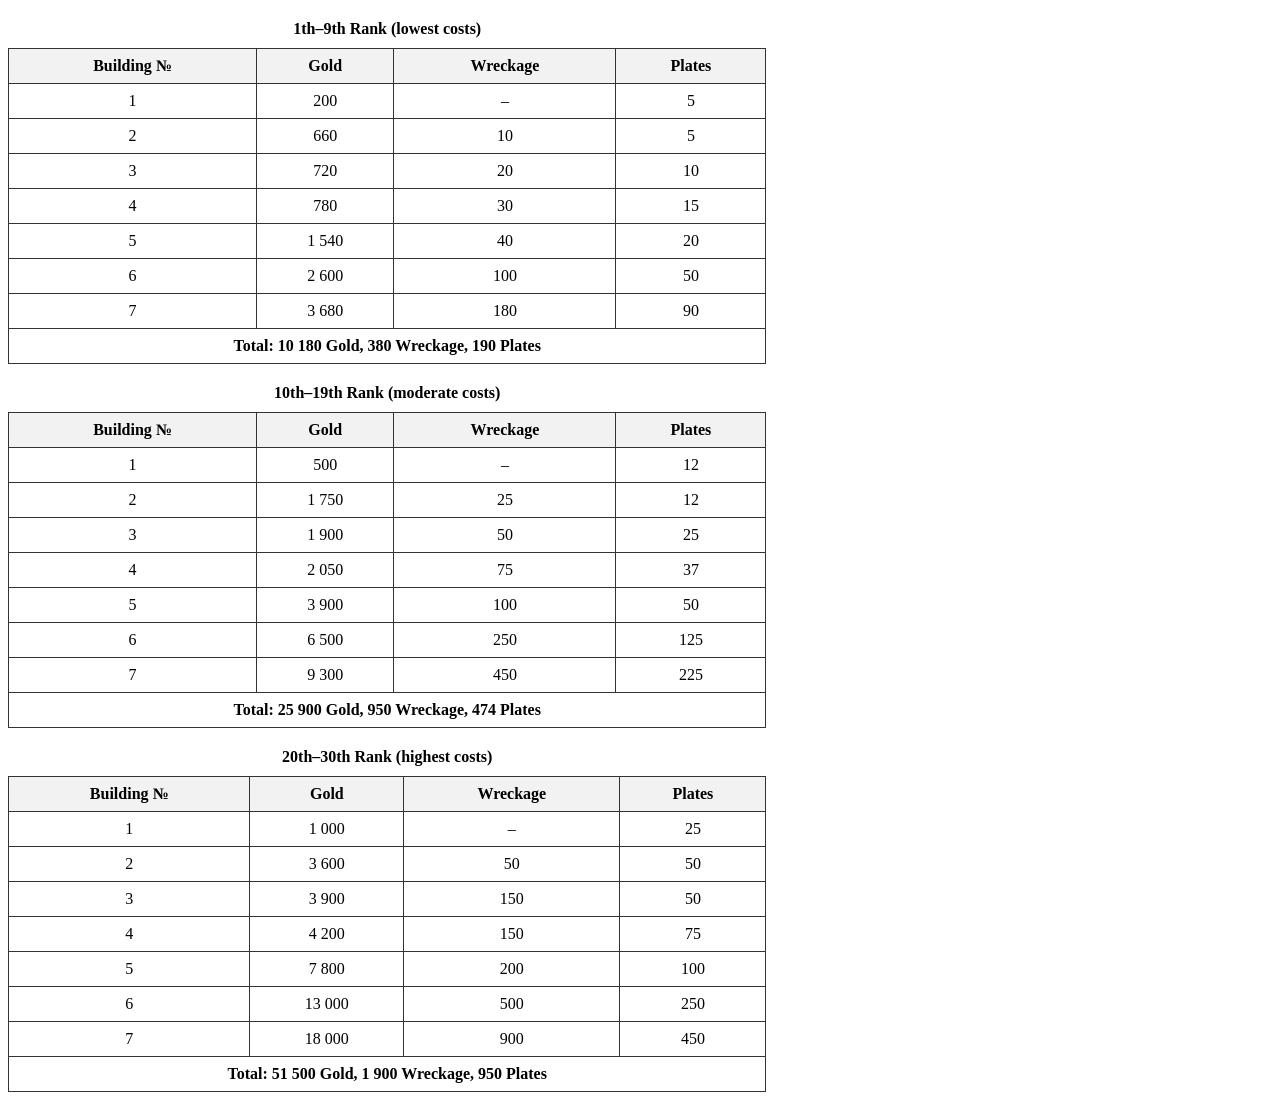
<file: Island.html>
<!DOCTYPE html>
<html lang="ko">
<head>
  <meta charset="UTF-8">
  <title>Building Resource Costs</title>
  <style>
    table {
      border-collapse: collapse;
      margin: 20px 0;
      width: 60%;
    }
    th, td {
      border: 1px solid #333;
      padding: 8px;
      text-align: center;
    }
    th {
      background-color: #f2f2f2;
    }
    caption {
      font-weight: bold;
      margin-bottom: 10px;
    }
  </style>
</head>
<body>
  <table>
    <caption>1th–9th Rank (lowest costs)</caption>
    <tr><th>Building №</th><th>Gold</th><th>Wreckage</th><th>Plates</th></tr>
    <tr><td>1</td><td>200</td><td>–</td><td>5</td></tr>
    <tr><td>2</td><td>660</td><td>10</td><td>5</td></tr>
    <tr><td>3</td><td>720</td><td>20</td><td>10</td></tr>
    <tr><td>4</td><td>780</td><td>30</td><td>15</td></tr>
    <tr><td>5</td><td>1 540</td><td>40</td><td>20</td></tr>
    <tr><td>6</td><td>2 600</td><td>100</td><td>50</td></tr>
    <tr><td>7</td><td>3 680</td><td>180</td><td>90</td></tr>
    <tr><td colspan="4"><strong>Total: 10 180 Gold, 380 Wreckage, 190 Plates</strong></td></tr>
  </table>

  <table>
    <caption>10th–19th Rank (moderate costs)</caption>
    <tr><th>Building №</th><th>Gold</th><th>Wreckage</th><th>Plates</th></tr>
    <tr><td>1</td><td>500</td><td>–</td><td>12</td></tr>
    <tr><td>2</td><td>1 750</td><td>25</td><td>12</td></tr>
    <tr><td>3</td><td>1 900</td><td>50</td><td>25</td></tr>
    <tr><td>4</td><td>2 050</td><td>75</td><td>37</td></tr>
    <tr><td>5</td><td>3 900</td><td>100</td><td>50</td></tr>
    <tr><td>6</td><td>6 500</td><td>250</td><td>125</td></tr>
    <tr><td>7</td><td>9 300</td><td>450</td><td>225</td></tr>
    <tr><td colspan="4"><strong>Total: 25 900 Gold, 950 Wreckage, 474 Plates</strong></td></tr>
  </table>

  <table>
    <caption>20th–30th Rank (highest costs)</caption>
    <tr><th>Building №</th><th>Gold</th><th>Wreckage</th><th>Plates</th></tr>
    <tr><td>1</td><td>1 000</td><td>–</td><td>25</td></tr>
    <tr><td>2</td><td>3 600</td><td>50</td><td>50</td></tr>
    <tr><td>3</td><td>3 900</td><td>150</td><td>50</td></tr>
    <tr><td>4</td><td>4 200</td><td>150</td><td>75</td></tr>
    <tr><td>5</td><td>7 800</td><td>200</td><td>100</td></tr>
    <tr><td>6</td><td>13 000</td><td>500</td><td>250</td></tr>
    <tr><td>7</td><td>18 000</td><td>900</td><td>450</td></tr>
    <tr><td colspan="4"><strong>Total: 51 500 Gold, 1 900 Wreckage, 950 Plates</strong></td></tr>
  </table>
</body>
</html>
</file>
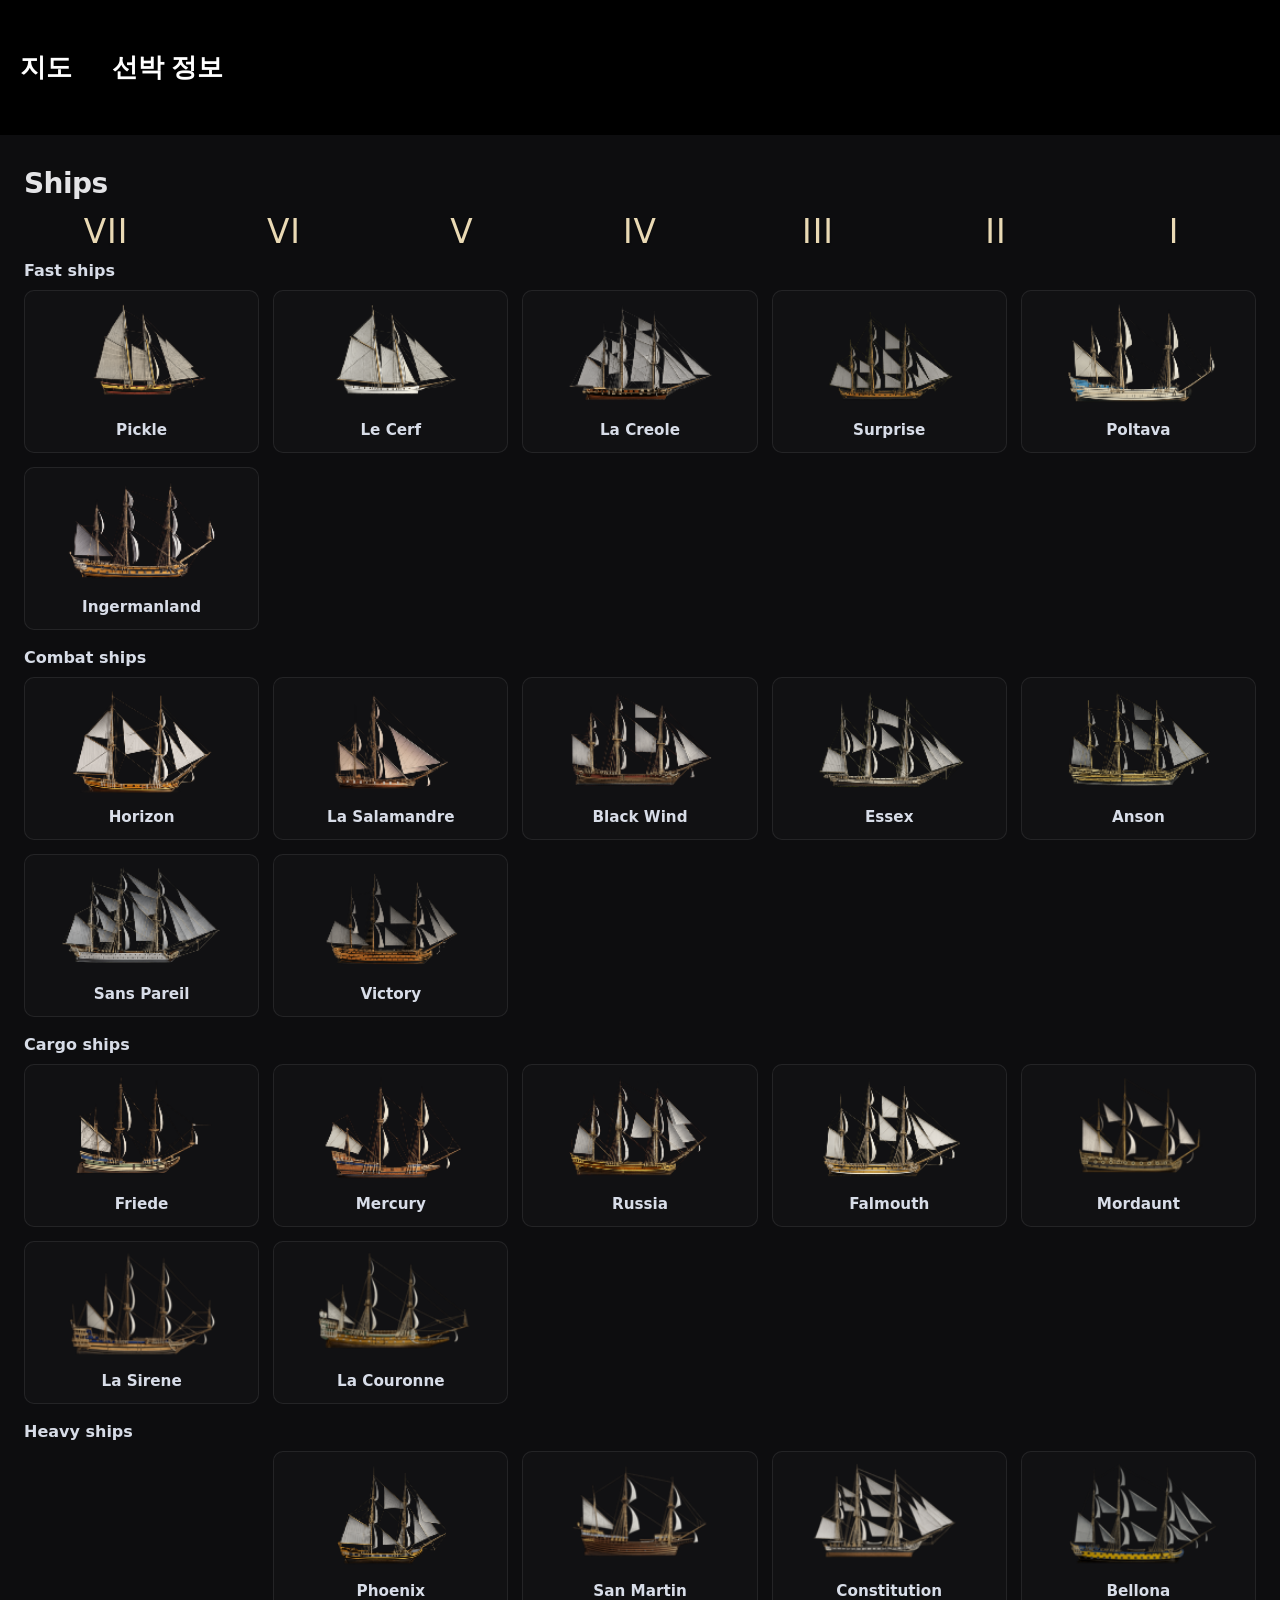
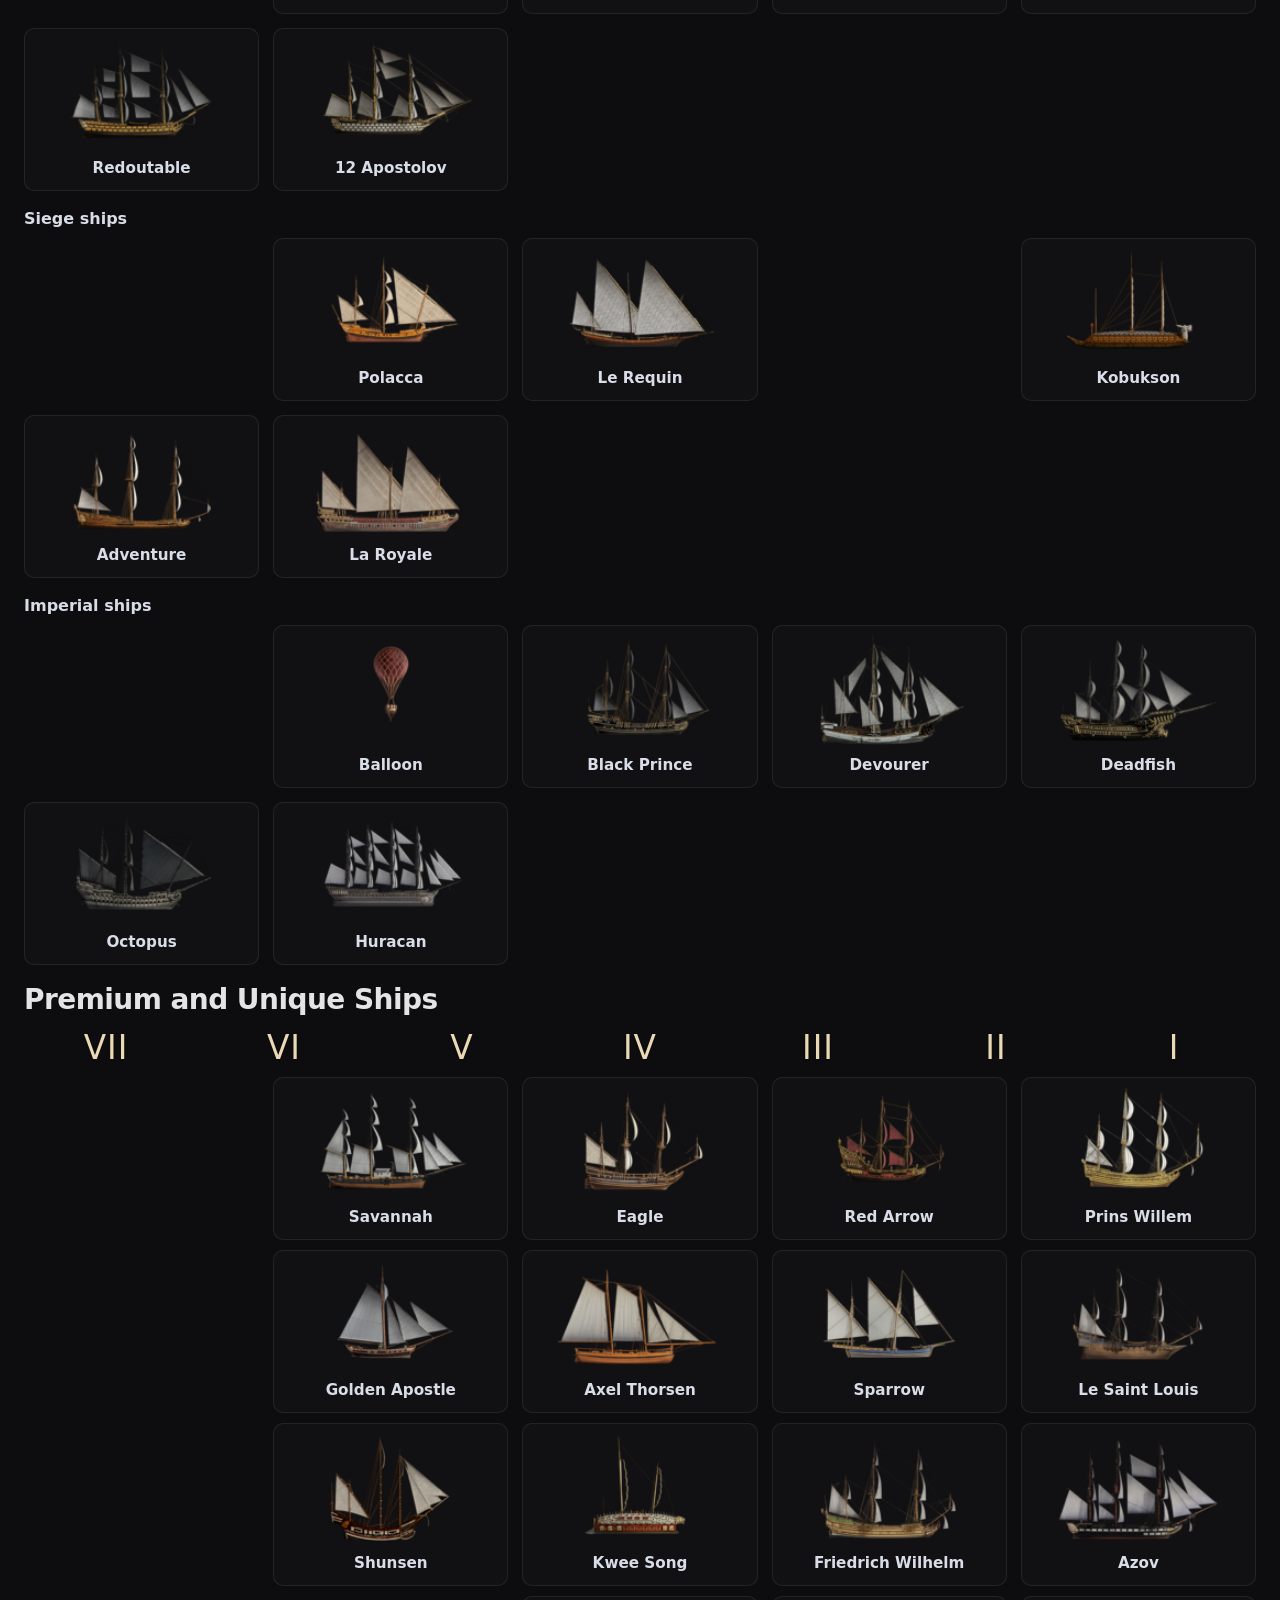
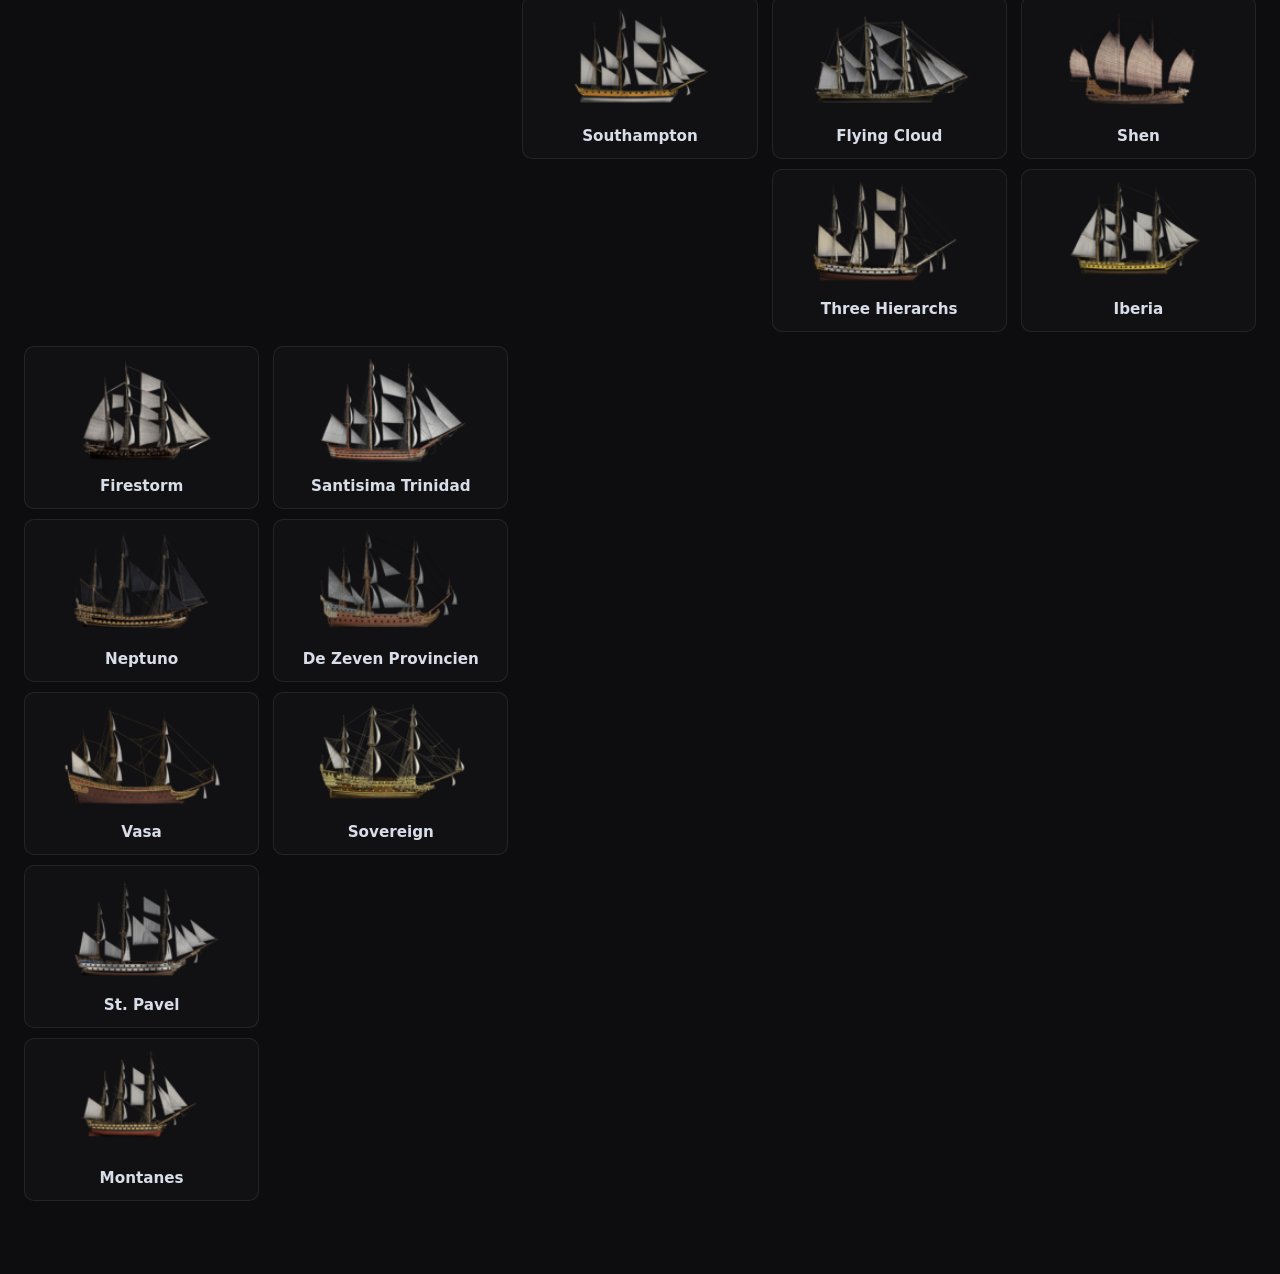
<file: shipen.html>
<!DOCTYPE html>
<html lang="ko">

<head>
	<meta http-equiv="content-type" content="text/html; charset=utf-8" />
	<meta http-equiv="content-language" content="ko" />
	<title>World of Sea Battle - Ship EN</title>
	<script type="text/javascript" src="jquery-1.4.3.min.js" charset="utf-8"></script> 
<link rel="stylesheet" href="style.css"> 
  <link rel="stylesheet" href="ships.css">
    <style>
    body {
      margin: 0;
    }
    nav {
      background-color: #000;
      position: relative;   /* 기준 위치 설정 */
      z-index: 1000;        /* 메뉴바가 다른 요소 위에 오도록 */
      padding: 30px 0;
    }
    nav ul {
      list-style: none;
      margin: 0;
      padding: 0;
      display: flex;
      justify-content: flex-start;
    }
    nav ul li {
      position: relative; /* 서브 메뉴 위치 기준 */
      margin: 0 20px;
    }
nav ul li a,
nav ul li span {
  color: #fff;
  text-decoration: none;
  font-size: 26px !important;   /* 메뉴 항목 글자 크기 통일 */
  font-family: 'Open Sans', sans-serif !important; /* 메뉴 항목 폰트 통일 */
  font-weight: bold;
  padding: 20px 0;
  display: inline-block;
  cursor: default; /* 마우스 커서가 링크처럼 안 바뀌게 */
}
    nav ul li a:hover,
    nav ul li span:hover {
      color: #ffcc00;
    }

    /* 서브 메뉴 스타일 */
    nav ul li ul {
      display: none;
      position: absolute;
      top: 100%;
      left: 0;
      background-color: #222;
      padding: 10px 0;
      list-style: none;
      min-width: 150px;
      z-index: 2000;        /* 서브 메뉴가 다른 요소 위에 오도록 */
    }
    nav ul li ul li a {
      padding: 8px 15px;
      display: block;
      color: #fff;
    }
    nav ul li ul li a:hover {
      background-color: #444;
    }

    nav ul li:hover ul {
      display: block;
    }
  </style>
</head>
<body>
  <nav>
    <ul>
      <li><a href="index.html">지도</a></li>
        <li>
        <span class="menu-title">선박 정보</span>
        <ul>
          <li><a href="shipen.html">EN</a></li>
          <li><a href="shipko.html">KO</a></li>
        </ul>
    </li>
</ul>
  </nav>
</body>
</html>

  <main class="site-main">
            <div class="page-content">
  <h1 class="page-title page-title--map">Ships</h1>

  <div class="ships-levels" aria-label="Ship levels">
          <span>VII</span>
          <span>VI</span>
          <span>V</span>
          <span>IV</span>
          <span>III</span>
          <span>II</span>
          <span>I</span>
      </div>

      <section class="ships-group" aria-label="Fast ships">
      <h2 class="ships-group__title">Fast ships</h2>
            <div class="ships-grid">
                  <div class="ships-cell">
                                        <article class="ship-card">
                <div class="ship-card__tooltip" role="tooltip">
                  <div class="ship-card__tooltip-row"><span class="ship-card__tooltip-label">Type</span><span>Fast ships</span></div>
                  <div class="ship-card__tooltip-row"><span class="ship-card__tooltip-label">Level</span><span>VII</span></div>
                  <div class="ship-card__tooltip-row"><span class="ship-card__tooltip-label">Durability</span><span>700</span></div>
                  <div class="ship-card__tooltip-row"><span class="ship-card__tooltip-label">Speed</span><span>9.2</span></div>
                  <div class="ship-card__tooltip-row"><span class="ship-card__tooltip-label">Maneuverability</span><span>94</span></div>
                  <div class="ship-card__tooltip-row"><span class="ship-card__tooltip-label">Armor</span><span>1.6</span></div>
                  <div class="ship-card__tooltip-row"><span class="ship-card__tooltip-label">Cargo hold</span><span>6000</span></div>
                  <div class="ship-card__tooltip-row"><span class="ship-card__tooltip-label">Crew</span><span>66</span></div>
                  <div class="ship-card__tooltip-row"><span class="ship-card__tooltip-label">Guns</span><span>12</span></div>
                </div>
                <img src="ships/mPickle.png" alt="Pickle">
                <h3>Pickle</h3>
              </article>
                      </div>
                  <div class="ships-cell">
                                        <article class="ship-card">
                <div class="ship-card__tooltip" role="tooltip">
                  <div class="ship-card__tooltip-row"><span class="ship-card__tooltip-label">Type</span><span>Fast ships</span></div>
                  <div class="ship-card__tooltip-row"><span class="ship-card__tooltip-label">Level</span><span>VI</span></div>
                  <div class="ship-card__tooltip-row"><span class="ship-card__tooltip-label">Durability</span><span>900</span></div>
                  <div class="ship-card__tooltip-row"><span class="ship-card__tooltip-label">Speed</span><span>10</span></div>
                  <div class="ship-card__tooltip-row"><span class="ship-card__tooltip-label">Maneuverability</span><span>97</span></div>
                  <div class="ship-card__tooltip-row"><span class="ship-card__tooltip-label">Armor</span><span>1.8</span></div>
                  <div class="ship-card__tooltip-row"><span class="ship-card__tooltip-label">Cargo hold</span><span>8000</span></div>
                  <div class="ship-card__tooltip-row"><span class="ship-card__tooltip-label">Crew</span><span>78</span></div>
                  <div class="ship-card__tooltip-row"><span class="ship-card__tooltip-label">Guns</span><span>18</span></div>
                </div>
                <img src="ships/mLe-Cerf.png" alt="Le Cerf">
                <h3>Le Cerf</h3>
              </article>
                      </div>
                  <div class="ships-cell">
                                        <article class="ship-card">
                <div class="ship-card__tooltip" role="tooltip">
                  <div class="ship-card__tooltip-row"><span class="ship-card__tooltip-label">Type</span><span>Fast ships</span></div>
                  <div class="ship-card__tooltip-row"><span class="ship-card__tooltip-label">Level</span><span>V</span></div>
                  <div class="ship-card__tooltip-row"><span class="ship-card__tooltip-label">Durability</span><span>1400</span></div>
                  <div class="ship-card__tooltip-row"><span class="ship-card__tooltip-label">Speed</span><span>11</span></div>
                  <div class="ship-card__tooltip-row"><span class="ship-card__tooltip-label">Maneuverability</span><span>100</span></div>
                  <div class="ship-card__tooltip-row"><span class="ship-card__tooltip-label">Armor</span><span>2</span></div>
                  <div class="ship-card__tooltip-row"><span class="ship-card__tooltip-label">Cargo hold</span><span>11000</span></div>
                  <div class="ship-card__tooltip-row"><span class="ship-card__tooltip-label">Crew</span><span>96</span></div>
                  <div class="ship-card__tooltip-row"><span class="ship-card__tooltip-label">Guns</span><span>28</span></div>
                </div>
                <img src="ships/mLa-Creole.png" alt="La Creole">
                <h3>La Creole</h3>
              </article>
                      </div>
                  <div class="ships-cell">
                                        <article class="ship-card">
                <div class="ship-card__tooltip" role="tooltip">
                  <div class="ship-card__tooltip-row"><span class="ship-card__tooltip-label">Type</span><span>Fast ships</span></div>
                  <div class="ship-card__tooltip-row"><span class="ship-card__tooltip-label">Level</span><span>IV</span></div>
                  <div class="ship-card__tooltip-row"><span class="ship-card__tooltip-label">Durability</span><span>1680</span></div>
                  <div class="ship-card__tooltip-row"><span class="ship-card__tooltip-label">Speed</span><span>10.5</span></div>
                  <div class="ship-card__tooltip-row"><span class="ship-card__tooltip-label">Maneuverability</span><span>105</span></div>
                  <div class="ship-card__tooltip-row"><span class="ship-card__tooltip-label">Armor</span><span>2.4</span></div>
                  <div class="ship-card__tooltip-row"><span class="ship-card__tooltip-label">Cargo hold</span><span>13000</span></div>
                  <div class="ship-card__tooltip-row"><span class="ship-card__tooltip-label">Crew</span><span>112</span></div>
                  <div class="ship-card__tooltip-row"><span class="ship-card__tooltip-label">Guns</span><span>38</span></div>
                </div>
                <img src="ships/mSurprise.png" alt="Surprise">
                <h3>Surprise</h3>
              </article>
                      </div>
                  <div class="ships-cell">
                                        <article class="ship-card">
                <div class="ship-card__tooltip" role="tooltip">
                  <div class="ship-card__tooltip-row"><span class="ship-card__tooltip-label">Type</span><span>Fast ships</span></div>
                  <div class="ship-card__tooltip-row"><span class="ship-card__tooltip-label">Level</span><span>III</span></div>
                  <div class="ship-card__tooltip-row"><span class="ship-card__tooltip-label">Durability</span><span>2100</span></div>
                  <div class="ship-card__tooltip-row"><span class="ship-card__tooltip-label">Speed</span><span>9.6</span></div>
                  <div class="ship-card__tooltip-row"><span class="ship-card__tooltip-label">Maneuverability</span><span>95</span></div>
                  <div class="ship-card__tooltip-row"><span class="ship-card__tooltip-label">Armor</span><span>2.8</span></div>
                  <div class="ship-card__tooltip-row"><span class="ship-card__tooltip-label">Cargo hold</span><span>15500</span></div>
                  <div class="ship-card__tooltip-row"><span class="ship-card__tooltip-label">Crew</span><span>132</span></div>
                  <div class="ship-card__tooltip-row"><span class="ship-card__tooltip-label">Guns</span><span>50</span></div>
                </div>
                <img src="ships/mPoltava.png" alt="Poltava">
                <h3>Poltava</h3>
              </article>
                      </div>
                  <div class="ships-cell">
                                        <article class="ship-card">
                <div class="ship-card__tooltip" role="tooltip">
                  <div class="ship-card__tooltip-row"><span class="ship-card__tooltip-label">Type</span><span>Fast ships</span></div>
                  <div class="ship-card__tooltip-row"><span class="ship-card__tooltip-label">Level</span><span>II</span></div>
                  <div class="ship-card__tooltip-row"><span class="ship-card__tooltip-label">Durability</span><span>2340</span></div>
                  <div class="ship-card__tooltip-row"><span class="ship-card__tooltip-label">Speed</span><span>9</span></div>
                  <div class="ship-card__tooltip-row"><span class="ship-card__tooltip-label">Maneuverability</span><span>87</span></div>
                  <div class="ship-card__tooltip-row"><span class="ship-card__tooltip-label">Armor</span><span>3.2</span></div>
                  <div class="ship-card__tooltip-row"><span class="ship-card__tooltip-label">Cargo hold</span><span>17500</span></div>
                  <div class="ship-card__tooltip-row"><span class="ship-card__tooltip-label">Crew</span><span>152</span></div>
                  <div class="ship-card__tooltip-row"><span class="ship-card__tooltip-label">Guns</span><span>68</span></div>
                </div>
                <img src="ships/mIngermanland.png" alt="Ingermanland">
                <h3>Ingermanland</h3>
              </article>
                      </div>
                  <div class="ships-cell ships-cell--empty">
                      </div>
              </div>
          </section>
      <section class="ships-group" aria-label="Combat ships">
      <h2 class="ships-group__title">Combat ships</h2>
            <div class="ships-grid">
                  <div class="ships-cell">
                                        <article class="ship-card">
                <div class="ship-card__tooltip" role="tooltip">
                  <div class="ship-card__tooltip-row"><span class="ship-card__tooltip-label">Type</span><span>Combat ships</span></div>
                  <div class="ship-card__tooltip-row"><span class="ship-card__tooltip-label">Level</span><span>VII</span></div>
                  <div class="ship-card__tooltip-row"><span class="ship-card__tooltip-label">Durability</span><span>850</span></div>
                  <div class="ship-card__tooltip-row"><span class="ship-card__tooltip-label">Speed</span><span>8.4</span></div>
                  <div class="ship-card__tooltip-row"><span class="ship-card__tooltip-label">Maneuverability</span><span>80</span></div>
                  <div class="ship-card__tooltip-row"><span class="ship-card__tooltip-label">Armor</span><span>3.2</span></div>
                  <div class="ship-card__tooltip-row"><span class="ship-card__tooltip-label">Cargo hold</span><span>7000</span></div>
                  <div class="ship-card__tooltip-row"><span class="ship-card__tooltip-label">Crew</span><span>78</span></div>
                  <div class="ship-card__tooltip-row"><span class="ship-card__tooltip-label">Guns</span><span>18</span></div>
                </div>
                <img src="ships/mHorizon.png" alt="Horizon">
                <h3>Horizon</h3>
              </article>
                      </div>
                  <div class="ships-cell">
                                        <article class="ship-card">
                <div class="ship-card__tooltip" role="tooltip">
                  <div class="ship-card__tooltip-row"><span class="ship-card__tooltip-label">Type</span><span>Combat ships</span></div>
                  <div class="ship-card__tooltip-row"><span class="ship-card__tooltip-label">Level</span><span>VI</span></div>
                  <div class="ship-card__tooltip-row"><span class="ship-card__tooltip-label">Durability</span><span>1160</span></div>
                  <div class="ship-card__tooltip-row"><span class="ship-card__tooltip-label">Speed</span><span>8.8</span></div>
                  <div class="ship-card__tooltip-row"><span class="ship-card__tooltip-label">Maneuverability</span><span>82</span></div>
                  <div class="ship-card__tooltip-row"><span class="ship-card__tooltip-label">Armor</span><span>3.6</span></div>
                  <div class="ship-card__tooltip-row"><span class="ship-card__tooltip-label">Cargo hold</span><span>9500</span></div>
                  <div class="ship-card__tooltip-row"><span class="ship-card__tooltip-label">Crew</span><span>96</span></div>
                  <div class="ship-card__tooltip-row"><span class="ship-card__tooltip-label">Guns</span><span>22</span></div>
                </div>
                <img src="ships/mLa-Salamandre.png" alt="La Salamandre">
                <h3>La Salamandre</h3>
              </article>
                      </div>
                  <div class="ships-cell">
                                        <article class="ship-card">
                <div class="ship-card__tooltip" role="tooltip">
                  <div class="ship-card__tooltip-row"><span class="ship-card__tooltip-label">Type</span><span>Combat ships</span></div>
                  <div class="ship-card__tooltip-row"><span class="ship-card__tooltip-label">Level</span><span>V</span></div>
                  <div class="ship-card__tooltip-row"><span class="ship-card__tooltip-label">Durability</span><span>1820</span></div>
                  <div class="ship-card__tooltip-row"><span class="ship-card__tooltip-label">Speed</span><span>9.4</span></div>
                  <div class="ship-card__tooltip-row"><span class="ship-card__tooltip-label">Maneuverability</span><span>84</span></div>
                  <div class="ship-card__tooltip-row"><span class="ship-card__tooltip-label">Armor</span><span>4</span></div>
                  <div class="ship-card__tooltip-row"><span class="ship-card__tooltip-label">Cargo hold</span><span>13000</span></div>
                  <div class="ship-card__tooltip-row"><span class="ship-card__tooltip-label">Crew</span><span>116</span></div>
                  <div class="ship-card__tooltip-row"><span class="ship-card__tooltip-label">Guns</span><span>36</span></div>
                </div>
                <img src="ships/mBlack-Wind.png" alt="Black Wind">
                <h3>Black Wind</h3>
              </article>
                      </div>
                  <div class="ships-cell">
                                        <article class="ship-card">
                <div class="ship-card__tooltip" role="tooltip">
                  <div class="ship-card__tooltip-row"><span class="ship-card__tooltip-label">Type</span><span>Combat ships</span></div>
                  <div class="ship-card__tooltip-row"><span class="ship-card__tooltip-label">Level</span><span>IV</span></div>
                  <div class="ship-card__tooltip-row"><span class="ship-card__tooltip-label">Durability</span><span>2160</span></div>
                  <div class="ship-card__tooltip-row"><span class="ship-card__tooltip-label">Speed</span><span>8.9</span></div>
                  <div class="ship-card__tooltip-row"><span class="ship-card__tooltip-label">Maneuverability</span><span>88</span></div>
                  <div class="ship-card__tooltip-row"><span class="ship-card__tooltip-label">Armor</span><span>4.8</span></div>
                  <div class="ship-card__tooltip-row"><span class="ship-card__tooltip-label">Cargo hold</span><span>15500</span></div>
                  <div class="ship-card__tooltip-row"><span class="ship-card__tooltip-label">Crew</span><span>136</span></div>
                  <div class="ship-card__tooltip-row"><span class="ship-card__tooltip-label">Guns</span><span>46</span></div>
                </div>
                <img src="ships/mEssex.png" alt="Essex">
                <h3>Essex</h3>
              </article>
                      </div>
                  <div class="ships-cell">
                                        <article class="ship-card">
                <div class="ship-card__tooltip" role="tooltip">
                  <div class="ship-card__tooltip-row"><span class="ship-card__tooltip-label">Type</span><span>Combat ships</span></div>
                  <div class="ship-card__tooltip-row"><span class="ship-card__tooltip-label">Level</span><span>III</span></div>
                  <div class="ship-card__tooltip-row"><span class="ship-card__tooltip-label">Durability</span><span>2700</span></div>
                  <div class="ship-card__tooltip-row"><span class="ship-card__tooltip-label">Speed</span><span>8.2</span></div>
                  <div class="ship-card__tooltip-row"><span class="ship-card__tooltip-label">Maneuverability</span><span>80</span></div>
                  <div class="ship-card__tooltip-row"><span class="ship-card__tooltip-label">Armor</span><span>5.6</span></div>
                  <div class="ship-card__tooltip-row"><span class="ship-card__tooltip-label">Cargo hold</span><span>18500</span></div>
                  <div class="ship-card__tooltip-row"><span class="ship-card__tooltip-label">Crew</span><span>160</span></div>
                  <div class="ship-card__tooltip-row"><span class="ship-card__tooltip-label">Guns</span><span>66</span></div>
                </div>
                <img src="ships/mAnson.png" alt="Anson">
                <h3>Anson</h3>
              </article>
                      </div>
                  <div class="ships-cell">
                                        <article class="ship-card">
                <div class="ship-card__tooltip" role="tooltip">
                  <div class="ship-card__tooltip-row"><span class="ship-card__tooltip-label">Type</span><span>Combat ships</span></div>
                  <div class="ship-card__tooltip-row"><span class="ship-card__tooltip-label">Level</span><span>II</span></div>
                  <div class="ship-card__tooltip-row"><span class="ship-card__tooltip-label">Durability</span><span>3000</span></div>
                  <div class="ship-card__tooltip-row"><span class="ship-card__tooltip-label">Speed</span><span>7.7</span></div>
                  <div class="ship-card__tooltip-row"><span class="ship-card__tooltip-label">Maneuverability</span><span>74</span></div>
                  <div class="ship-card__tooltip-row"><span class="ship-card__tooltip-label">Armor</span><span>6.4</span></div>
                  <div class="ship-card__tooltip-row"><span class="ship-card__tooltip-label">Cargo hold</span><span>21500</span></div>
                  <div class="ship-card__tooltip-row"><span class="ship-card__tooltip-label">Crew</span><span>184</span></div>
                  <div class="ship-card__tooltip-row"><span class="ship-card__tooltip-label">Guns</span><span>82</span></div>
                </div>
                <img src="ships/mSans-Pareil.png" alt="Sans Pareil">
                <h3>Sans Pareil</h3>
              </article>
                      </div>
                  <div class="ships-cell">
                                        <article class="ship-card">
                <div class="ship-card__tooltip" role="tooltip">
                  <div class="ship-card__tooltip-row"><span class="ship-card__tooltip-label">Type</span><span>Combat ships</span></div>
                  <div class="ship-card__tooltip-row"><span class="ship-card__tooltip-label">Level</span><span>I</span></div>
                  <div class="ship-card__tooltip-row"><span class="ship-card__tooltip-label">Durability</span><span>3740</span></div>
                  <div class="ship-card__tooltip-row"><span class="ship-card__tooltip-label">Speed</span><span>7.1</span></div>
                  <div class="ship-card__tooltip-row"><span class="ship-card__tooltip-label">Maneuverability</span><span>66</span></div>
                  <div class="ship-card__tooltip-row"><span class="ship-card__tooltip-label">Armor</span><span>8</span></div>
                  <div class="ship-card__tooltip-row"><span class="ship-card__tooltip-label">Cargo hold</span><span>25000</span></div>
                  <div class="ship-card__tooltip-row"><span class="ship-card__tooltip-label">Crew</span><span>204</span></div>
                  <div class="ship-card__tooltip-row"><span class="ship-card__tooltip-label">Guns</span><span>106</span></div>
                </div>
                <img src="ships/mVictory.png" alt="Victory">
                <h3>Victory</h3>
              </article>
                      </div>
              </div>
          </section>
      <section class="ships-group" aria-label="Cargo ships">
      <h2 class="ships-group__title">Cargo ships</h2>
            <div class="ships-grid">
                  <div class="ships-cell">
                                        <article class="ship-card">
                <div class="ship-card__tooltip" role="tooltip">
                  <div class="ship-card__tooltip-row"><span class="ship-card__tooltip-label">Type</span><span>Cargo ships</span></div>
                  <div class="ship-card__tooltip-row"><span class="ship-card__tooltip-label">Level</span><span>VII</span></div>
                  <div class="ship-card__tooltip-row"><span class="ship-card__tooltip-label">Durability</span><span>750</span></div>
                  <div class="ship-card__tooltip-row"><span class="ship-card__tooltip-label">Speed</span><span>8.8</span></div>
                  <div class="ship-card__tooltip-row"><span class="ship-card__tooltip-label">Maneuverability</span><span>86</span></div>
                  <div class="ship-card__tooltip-row"><span class="ship-card__tooltip-label">Armor</span><span>2.2</span></div>
                  <div class="ship-card__tooltip-row"><span class="ship-card__tooltip-label">Cargo hold</span><span>11000</span></div>
                  <div class="ship-card__tooltip-row"><span class="ship-card__tooltip-label">Crew</span><span>72</span></div>
                  <div class="ship-card__tooltip-row"><span class="ship-card__tooltip-label">Guns</span><span>16</span></div>
                </div>
                <img src="ships/mFriede.png" alt="Friede">
                <h3>Friede</h3>
              </article>
                      </div>
                  <div class="ships-cell">
                                        <article class="ship-card">
                <div class="ship-card__tooltip" role="tooltip">
                  <div class="ship-card__tooltip-row"><span class="ship-card__tooltip-label">Type</span><span>Cargo ships</span></div>
                  <div class="ship-card__tooltip-row"><span class="ship-card__tooltip-label">Level</span><span>VI</span></div>
                  <div class="ship-card__tooltip-row"><span class="ship-card__tooltip-label">Durability</span><span>1040</span></div>
                  <div class="ship-card__tooltip-row"><span class="ship-card__tooltip-label">Speed</span><span>9.2</span></div>
                  <div class="ship-card__tooltip-row"><span class="ship-card__tooltip-label">Maneuverability</span><span>89</span></div>
                  <div class="ship-card__tooltip-row"><span class="ship-card__tooltip-label">Armor</span><span>2.5</span></div>
                  <div class="ship-card__tooltip-row"><span class="ship-card__tooltip-label">Cargo hold</span><span>15500</span></div>
                  <div class="ship-card__tooltip-row"><span class="ship-card__tooltip-label">Crew</span><span>88</span></div>
                  <div class="ship-card__tooltip-row"><span class="ship-card__tooltip-label">Guns</span><span>20</span></div>
                </div>
                <img src="ships/mMercury.png" alt="Mercury">
                <h3>Mercury</h3>
              </article>
                      </div>
                  <div class="ships-cell">
                                        <article class="ship-card">
                <div class="ship-card__tooltip" role="tooltip">
                  <div class="ship-card__tooltip-row"><span class="ship-card__tooltip-label">Type</span><span>Cargo ships</span></div>
                  <div class="ship-card__tooltip-row"><span class="ship-card__tooltip-label">Level</span><span>V</span></div>
                  <div class="ship-card__tooltip-row"><span class="ship-card__tooltip-label">Durability</span><span>1600</span></div>
                  <div class="ship-card__tooltip-row"><span class="ship-card__tooltip-label">Speed</span><span>9.9</span></div>
                  <div class="ship-card__tooltip-row"><span class="ship-card__tooltip-label">Maneuverability</span><span>91</span></div>
                  <div class="ship-card__tooltip-row"><span class="ship-card__tooltip-label">Armor</span><span>2.7</span></div>
                  <div class="ship-card__tooltip-row"><span class="ship-card__tooltip-label">Cargo hold</span><span>22000</span></div>
                  <div class="ship-card__tooltip-row"><span class="ship-card__tooltip-label">Crew</span><span>108</span></div>
                  <div class="ship-card__tooltip-row"><span class="ship-card__tooltip-label">Guns</span><span>30</span></div>
                </div>
                <img src="ships/mRussia.png" alt="Russia">
                <h3>Russia</h3>
              </article>
                      </div>
                  <div class="ships-cell">
                                        <article class="ship-card">
                <div class="ship-card__tooltip" role="tooltip">
                  <div class="ship-card__tooltip-row"><span class="ship-card__tooltip-label">Type</span><span>Cargo ships</span></div>
                  <div class="ship-card__tooltip-row"><span class="ship-card__tooltip-label">Level</span><span>IV</span></div>
                  <div class="ship-card__tooltip-row"><span class="ship-card__tooltip-label">Durability</span><span>1920</span></div>
                  <div class="ship-card__tooltip-row"><span class="ship-card__tooltip-label">Speed</span><span>9.4</span></div>
                  <div class="ship-card__tooltip-row"><span class="ship-card__tooltip-label">Maneuverability</span><span>96</span></div>
                  <div class="ship-card__tooltip-row"><span class="ship-card__tooltip-label">Armor</span><span>3.3</span></div>
                  <div class="ship-card__tooltip-row"><span class="ship-card__tooltip-label">Cargo hold</span><span>27500</span></div>
                  <div class="ship-card__tooltip-row"><span class="ship-card__tooltip-label">Crew</span><span>126</span></div>
                  <div class="ship-card__tooltip-row"><span class="ship-card__tooltip-label">Guns</span><span>40</span></div>
                </div>
                <img src="ships/mFalmouth.png" alt="Falmouth">
                <h3>Falmouth</h3>
              </article>
                      </div>
                  <div class="ships-cell">
                                        <article class="ship-card">
                <div class="ship-card__tooltip" role="tooltip">
                  <div class="ship-card__tooltip-row"><span class="ship-card__tooltip-label">Type</span><span>Cargo ships</span></div>
                  <div class="ship-card__tooltip-row"><span class="ship-card__tooltip-label">Level</span><span>III</span></div>
                  <div class="ship-card__tooltip-row"><span class="ship-card__tooltip-label">Durability</span><span>2380</span></div>
                  <div class="ship-card__tooltip-row"><span class="ship-card__tooltip-label">Speed</span><span>8.7</span></div>
                  <div class="ship-card__tooltip-row"><span class="ship-card__tooltip-label">Maneuverability</span><span>87</span></div>
                  <div class="ship-card__tooltip-row"><span class="ship-card__tooltip-label">Armor</span><span>3.9</span></div>
                  <div class="ship-card__tooltip-row"><span class="ship-card__tooltip-label">Cargo hold</span><span>34000</span></div>
                  <div class="ship-card__tooltip-row"><span class="ship-card__tooltip-label">Crew</span><span>148</span></div>
                  <div class="ship-card__tooltip-row"><span class="ship-card__tooltip-label">Guns</span><span>56</span></div>
                </div>
                <img src="ships/mMordaunt.png" alt="Mordaunt">
                <h3>Mordaunt</h3>
              </article>
                      </div>
                  <div class="ships-cell">
                                        <article class="ship-card">
                <div class="ship-card__tooltip" role="tooltip">
                  <div class="ship-card__tooltip-row"><span class="ship-card__tooltip-label">Type</span><span>Cargo ships</span></div>
                  <div class="ship-card__tooltip-row"><span class="ship-card__tooltip-label">Level</span><span>II</span></div>
                  <div class="ship-card__tooltip-row"><span class="ship-card__tooltip-label">Durability</span><span>2660</span></div>
                  <div class="ship-card__tooltip-row"><span class="ship-card__tooltip-label">Speed</span><span>8.1</span></div>
                  <div class="ship-card__tooltip-row"><span class="ship-card__tooltip-label">Maneuverability</span><span>80</span></div>
                  <div class="ship-card__tooltip-row"><span class="ship-card__tooltip-label">Armor</span><span>4.4</span></div>
                  <div class="ship-card__tooltip-row"><span class="ship-card__tooltip-label">Cargo hold</span><span>43000</span></div>
                  <div class="ship-card__tooltip-row"><span class="ship-card__tooltip-label">Crew</span><span>170</span></div>
                  <div class="ship-card__tooltip-row"><span class="ship-card__tooltip-label">Guns</span><span>68</span></div>
                </div>
                <img src="ships/mLaSirene.png" alt="La Sirene">
                <h3>La Sirene</h3>
              </article>
                      </div>
                  <div class="ships-cell">
                                        <article class="ship-card">
                <div class="ship-card__tooltip" role="tooltip">
                  <div class="ship-card__tooltip-row"><span class="ship-card__tooltip-label">Type</span><span>Cargo ships</span></div>
                  <div class="ship-card__tooltip-row"><span class="ship-card__tooltip-label">Level</span><span>I</span></div>
                  <div class="ship-card__tooltip-row"><span class="ship-card__tooltip-label">Durability</span><span>3500</span></div>
                  <div class="ship-card__tooltip-row"><span class="ship-card__tooltip-label">Speed</span><span>7.6</span></div>
                  <div class="ship-card__tooltip-row"><span class="ship-card__tooltip-label">Maneuverability</span><span>72</span></div>
                  <div class="ship-card__tooltip-row"><span class="ship-card__tooltip-label">Armor</span><span>5.5</span></div>
                  <div class="ship-card__tooltip-row"><span class="ship-card__tooltip-label">Cargo hold</span><span>50000</span></div>
                  <div class="ship-card__tooltip-row"><span class="ship-card__tooltip-label">Crew</span><span>188</span></div>
                  <div class="ship-card__tooltip-row"><span class="ship-card__tooltip-label">Guns</span><span>64</span></div>
                </div>
                <img src="ships/mLaCouronne.png" alt="La Couronne">
                <h3>La Couronne</h3>
              </article>
                      </div>
              </div>
          </section>
      <section class="ships-group" aria-label="Heavy ships">
      <h2 class="ships-group__title">Heavy ships</h2>
            <div class="ships-grid">
                  <div class="ships-cell ships-cell--empty">
                      </div>
                  <div class="ships-cell">
                                        <article class="ship-card">
                <div class="ship-card__tooltip" role="tooltip">
                  <div class="ship-card__tooltip-row"><span class="ship-card__tooltip-label">Type</span><span>Heavy ships</span></div>
                  <div class="ship-card__tooltip-row"><span class="ship-card__tooltip-label">Level</span><span>VI</span></div>
                  <div class="ship-card__tooltip-row"><span class="ship-card__tooltip-label">Durability</span><span>1380</span></div>
                  <div class="ship-card__tooltip-row"><span class="ship-card__tooltip-label">Speed</span><span>8.2</span></div>
                  <div class="ship-card__tooltip-row"><span class="ship-card__tooltip-label">Maneuverability</span><span>75</span></div>
                  <div class="ship-card__tooltip-row"><span class="ship-card__tooltip-label">Armor</span><span>4.5</span></div>
                  <div class="ship-card__tooltip-row"><span class="ship-card__tooltip-label">Cargo hold</span><span>12500</span></div>
                  <div class="ship-card__tooltip-row"><span class="ship-card__tooltip-label">Crew</span><span>104</span></div>
                  <div class="ship-card__tooltip-row"><span class="ship-card__tooltip-label">Guns</span><span>24</span></div>
                </div>
                <img src="ships/mPhoenix.png" alt="Phoenix">
                <h3>Phoenix</h3>
              </article>
                      </div>
                  <div class="ships-cell">
                                        <article class="ship-card">
                <div class="ship-card__tooltip" role="tooltip">
                  <div class="ship-card__tooltip-row"><span class="ship-card__tooltip-label">Type</span><span>Heavy ships</span></div>
                  <div class="ship-card__tooltip-row"><span class="ship-card__tooltip-label">Level</span><span>V</span></div>
                  <div class="ship-card__tooltip-row"><span class="ship-card__tooltip-label">Durability</span><span>2140</span></div>
                  <div class="ship-card__tooltip-row"><span class="ship-card__tooltip-label">Speed</span><span>8.5</span></div>
                  <div class="ship-card__tooltip-row"><span class="ship-card__tooltip-label">Maneuverability</span><span>72</span></div>
                  <div class="ship-card__tooltip-row"><span class="ship-card__tooltip-label">Armor</span><span>5</span></div>
                  <div class="ship-card__tooltip-row"><span class="ship-card__tooltip-label">Cargo hold</span><span>17500</span></div>
                  <div class="ship-card__tooltip-row"><span class="ship-card__tooltip-label">Crew</span><span>126</span></div>
                  <div class="ship-card__tooltip-row"><span class="ship-card__tooltip-label">Guns</span><span>40</span></div>
                </div>
                <img src="ships/mSanMartin.png" alt="San Martin">
                <h3>San Martin</h3>
              </article>
                      </div>
                  <div class="ships-cell">
                                        <article class="ship-card">
                <div class="ship-card__tooltip" role="tooltip">
                  <div class="ship-card__tooltip-row"><span class="ship-card__tooltip-label">Type</span><span>Heavy ships</span></div>
                  <div class="ship-card__tooltip-row"><span class="ship-card__tooltip-label">Level</span><span>IV</span></div>
                  <div class="ship-card__tooltip-row"><span class="ship-card__tooltip-label">Durability</span><span>2560</span></div>
                  <div class="ship-card__tooltip-row"><span class="ship-card__tooltip-label">Speed</span><span>8</span></div>
                  <div class="ship-card__tooltip-row"><span class="ship-card__tooltip-label">Maneuverability</span><span>68</span></div>
                  <div class="ship-card__tooltip-row"><span class="ship-card__tooltip-label">Armor</span><span>6</span></div>
                  <div class="ship-card__tooltip-row"><span class="ship-card__tooltip-label">Cargo hold</span><span>21500</span></div>
                  <div class="ship-card__tooltip-row"><span class="ship-card__tooltip-label">Crew</span><span>148</span></div>
                  <div class="ship-card__tooltip-row"><span class="ship-card__tooltip-label">Guns</span><span>52</span></div>
                </div>
                <img src="ships/mConstitution.png" alt="Constitution">
                <h3>Constitution</h3>
              </article>
                      </div>
                  <div class="ships-cell">
                                        <article class="ship-card">
                <div class="ship-card__tooltip" role="tooltip">
                  <div class="ship-card__tooltip-row"><span class="ship-card__tooltip-label">Type</span><span>Heavy ships</span></div>
                  <div class="ship-card__tooltip-row"><span class="ship-card__tooltip-label">Level</span><span>III</span></div>
                  <div class="ship-card__tooltip-row"><span class="ship-card__tooltip-label">Durability</span><span>3180</span></div>
                  <div class="ship-card__tooltip-row"><span class="ship-card__tooltip-label">Speed</span><span>7.5</span></div>
                  <div class="ship-card__tooltip-row"><span class="ship-card__tooltip-label">Maneuverability</span><span>62</span></div>
                  <div class="ship-card__tooltip-row"><span class="ship-card__tooltip-label">Armor</span><span>7</span></div>
                  <div class="ship-card__tooltip-row"><span class="ship-card__tooltip-label">Cargo hold</span><span>26000</span></div>
                  <div class="ship-card__tooltip-row"><span class="ship-card__tooltip-label">Crew</span><span>174</span></div>
                  <div class="ship-card__tooltip-row"><span class="ship-card__tooltip-label">Guns</span><span>70</span></div>
                </div>
                <img src="ships/mBellona.png" alt="Bellona">
                <h3>Bellona</h3>
              </article>
                      </div>
                  <div class="ships-cell">
                                        <article class="ship-card">
                <div class="ship-card__tooltip" role="tooltip">
                  <div class="ship-card__tooltip-row"><span class="ship-card__tooltip-label">Type</span><span>Heavy ships</span></div>
                  <div class="ship-card__tooltip-row"><span class="ship-card__tooltip-label">Level</span><span>II</span></div>
                  <div class="ship-card__tooltip-row"><span class="ship-card__tooltip-label">Durability</span><span>3540</span></div>
                  <div class="ship-card__tooltip-row"><span class="ship-card__tooltip-label">Speed</span><span>7</span></div>
                  <div class="ship-card__tooltip-row"><span class="ship-card__tooltip-label">Maneuverability</span><span>57</span></div>
                  <div class="ship-card__tooltip-row"><span class="ship-card__tooltip-label">Armor</span><span>8</span></div>
                  <div class="ship-card__tooltip-row"><span class="ship-card__tooltip-label">Cargo hold</span><span>30500</span></div>
                  <div class="ship-card__tooltip-row"><span class="ship-card__tooltip-label">Crew</span><span>198</span></div>
                  <div class="ship-card__tooltip-row"><span class="ship-card__tooltip-label">Guns</span><span>86</span></div>
                </div>
                <img src="ships/mRedoutable.png" alt="Redoutable">
                <h3>Redoutable</h3>
              </article>
                      </div>
                  <div class="ships-cell">
                                        <article class="ship-card">
                <div class="ship-card__tooltip" role="tooltip">
                  <div class="ship-card__tooltip-row"><span class="ship-card__tooltip-label">Type</span><span>Heavy ships</span></div>
                  <div class="ship-card__tooltip-row"><span class="ship-card__tooltip-label">Level</span><span>I</span></div>
                  <div class="ship-card__tooltip-row"><span class="ship-card__tooltip-label">Durability</span><span>4400</span></div>
                  <div class="ship-card__tooltip-row"><span class="ship-card__tooltip-label">Speed</span><span>6.2</span></div>
                  <div class="ship-card__tooltip-row"><span class="ship-card__tooltip-label">Maneuverability</span><span>49</span></div>
                  <div class="ship-card__tooltip-row"><span class="ship-card__tooltip-label">Armor</span><span>10</span></div>
                  <div class="ship-card__tooltip-row"><span class="ship-card__tooltip-label">Cargo hold</span><span>36000</span></div>
                  <div class="ship-card__tooltip-row"><span class="ship-card__tooltip-label">Crew</span><span>220</span></div>
                  <div class="ship-card__tooltip-row"><span class="ship-card__tooltip-label">Guns</span><span>118</span></div>
                </div>
                <img src="ships/m12Apostolov.png" alt="12 Apostolov">
                <h3>12 Apostolov</h3>
              </article>
                      </div>
              </div>
          </section>
      <section class="ships-group" aria-label="Siege ships">
      <h2 class="ships-group__title">Siege ships</h2>
            <div class="ships-grid">
                  <div class="ships-cell ships-cell--empty">
                      </div>
                  <div class="ships-cell">
                                        <article class="ship-card">
                <div class="ship-card__tooltip" role="tooltip">
                  <div class="ship-card__tooltip-row"><span class="ship-card__tooltip-label">Type</span><span>Siege ships</span></div>
                  <div class="ship-card__tooltip-row"><span class="ship-card__tooltip-label">Level</span><span>VI</span></div>
                  <div class="ship-card__tooltip-row"><span class="ship-card__tooltip-label">Durability</span><span>980</span></div>
                  <div class="ship-card__tooltip-row"><span class="ship-card__tooltip-label">Speed</span><span>9</span></div>
                  <div class="ship-card__tooltip-row"><span class="ship-card__tooltip-label">Maneuverability</span><span>102</span></div>
                  <div class="ship-card__tooltip-row"><span class="ship-card__tooltip-label">Armor</span><span>2.9</span></div>
                  <div class="ship-card__tooltip-row"><span class="ship-card__tooltip-label">Cargo hold</span><span>9000</span></div>
                  <div class="ship-card__tooltip-row"><span class="ship-card__tooltip-label">Crew</span><span>74</span></div>
                  <div class="ship-card__tooltip-row"><span class="ship-card__tooltip-label">Guns</span><span>14</span></div>
                </div>
                <img src="ships/mPolacca.png" alt="Polacca">
                <h3>Polacca</h3>
              </article>
                      </div>
                  <div class="ships-cell">
                                        <article class="ship-card">
                <div class="ship-card__tooltip" role="tooltip">
                  <div class="ship-card__tooltip-row"><span class="ship-card__tooltip-label">Type</span><span>Siege ships</span></div>
                  <div class="ship-card__tooltip-row"><span class="ship-card__tooltip-label">Level</span><span>V</span></div>
                  <div class="ship-card__tooltip-row"><span class="ship-card__tooltip-label">Durability</span><span>1520</span></div>
                  <div class="ship-card__tooltip-row"><span class="ship-card__tooltip-label">Speed</span><span>9.6</span></div>
                  <div class="ship-card__tooltip-row"><span class="ship-card__tooltip-label">Maneuverability</span><span>105</span></div>
                  <div class="ship-card__tooltip-row"><span class="ship-card__tooltip-label">Armor</span><span>3.2</span></div>
                  <div class="ship-card__tooltip-row"><span class="ship-card__tooltip-label">Cargo hold</span><span>12500</span></div>
                  <div class="ship-card__tooltip-row"><span class="ship-card__tooltip-label">Crew</span><span>88</span></div>
                  <div class="ship-card__tooltip-row"><span class="ship-card__tooltip-label">Guns</span><span>26</span></div>
                </div>
                <img src="ships/mLeRequin.png" alt="Le Requin">
                <h3>Le Requin</h3>
              </article>
                      </div>
                  <div class="ships-cell ships-cell--empty">
                      </div>
                  <div class="ships-cell">
                                        <article class="ship-card">
                <div class="ship-card__tooltip" role="tooltip">
                  <div class="ship-card__tooltip-row"><span class="ship-card__tooltip-label">Type</span><span>Siege ships</span></div>
                  <div class="ship-card__tooltip-row"><span class="ship-card__tooltip-label">Level</span><span>III</span></div>
                  <div class="ship-card__tooltip-row"><span class="ship-card__tooltip-label">Durability</span><span>2000</span></div>
                  <div class="ship-card__tooltip-row"><span class="ship-card__tooltip-label">Speed</span><span>8</span></div>
                  <div class="ship-card__tooltip-row"><span class="ship-card__tooltip-label">Maneuverability</span><span>85</span></div>
                  <div class="ship-card__tooltip-row"><span class="ship-card__tooltip-label">Armor</span><span>4.6</span></div>
                  <div class="ship-card__tooltip-row"><span class="ship-card__tooltip-label">Cargo hold</span><span>18000</span></div>
                  <div class="ship-card__tooltip-row"><span class="ship-card__tooltip-label">Crew</span><span>124</span></div>
                  <div class="ship-card__tooltip-row"><span class="ship-card__tooltip-label">Guns</span><span>30</span></div>
                </div>
                <img src="ships/mKobukson.png" alt="Kobukson">
                <h3>Kobukson</h3>
              </article>
                      </div>
                  <div class="ships-cell">
                                        <article class="ship-card">
                <div class="ship-card__tooltip" role="tooltip">
                  <div class="ship-card__tooltip-row"><span class="ship-card__tooltip-label">Type</span><span>Siege ships</span></div>
                  <div class="ship-card__tooltip-row"><span class="ship-card__tooltip-label">Level</span><span>II</span></div>
                  <div class="ship-card__tooltip-row"><span class="ship-card__tooltip-label">Durability</span><span>2660</span></div>
                  <div class="ship-card__tooltip-row"><span class="ship-card__tooltip-label">Speed</span><span>8.2</span></div>
                  <div class="ship-card__tooltip-row"><span class="ship-card__tooltip-label">Maneuverability</span><span>92</span></div>
                  <div class="ship-card__tooltip-row"><span class="ship-card__tooltip-label">Armor</span><span>5.2</span></div>
                  <div class="ship-card__tooltip-row"><span class="ship-card__tooltip-label">Cargo hold</span><span>21000</span></div>
                  <div class="ship-card__tooltip-row"><span class="ship-card__tooltip-label">Crew</span><span>140</span></div>
                  <div class="ship-card__tooltip-row"><span class="ship-card__tooltip-label">Guns</span><span>42</span></div>
                </div>
                <img src="ships/mAdventure.png" alt="Adventure">
                <h3>Adventure</h3>
              </article>
                      </div>
                  <div class="ships-cell">
                                        <article class="ship-card">
                <div class="ship-card__tooltip" role="tooltip">
                  <div class="ship-card__tooltip-row"><span class="ship-card__tooltip-label">Type</span><span>Siege ships</span></div>
                  <div class="ship-card__tooltip-row"><span class="ship-card__tooltip-label">Level</span><span>I</span></div>
                  <div class="ship-card__tooltip-row"><span class="ship-card__tooltip-label">Durability</span><span>2900</span></div>
                  <div class="ship-card__tooltip-row"><span class="ship-card__tooltip-label">Speed</span><span>7.4</span></div>
                  <div class="ship-card__tooltip-row"><span class="ship-card__tooltip-label">Maneuverability</span><span>83</span></div>
                  <div class="ship-card__tooltip-row"><span class="ship-card__tooltip-label">Armor</span><span>6.5</span></div>
                  <div class="ship-card__tooltip-row"><span class="ship-card__tooltip-label">Cargo hold</span><span>24000</span></div>
                  <div class="ship-card__tooltip-row"><span class="ship-card__tooltip-label">Crew</span><span>156</span></div>
                  <div class="ship-card__tooltip-row"><span class="ship-card__tooltip-label">Guns</span><span>42</span></div>
                </div>
                <img src="ships/mLaRoyale.png" alt="La Royale">
                <h3>La Royale</h3>
              </article>
                      </div>
              </div>
          </section>
      <section class="ships-group" aria-label="Imperial ships">
      <h2 class="ships-group__title">Imperial ships</h2>
            <div class="ships-grid">
                  <div class="ships-cell ships-cell--empty">
                      </div>
                  <div class="ships-cell">
                                        <article class="ship-card">
                <div class="ship-card__tooltip" role="tooltip">
                  <div class="ship-card__tooltip-row"><span class="ship-card__tooltip-label">Type</span><span>Imperial ships</span></div>
                  <div class="ship-card__tooltip-row"><span class="ship-card__tooltip-label">Level</span><span>VI</span></div>
                  <div class="ship-card__tooltip-row"><span class="ship-card__tooltip-label">Durability</span><span>200</span></div>
                  <div class="ship-card__tooltip-row"><span class="ship-card__tooltip-label">Speed</span><span>21</span></div>
                  <div class="ship-card__tooltip-row"><span class="ship-card__tooltip-label">Maneuverability</span><span>50</span></div>
                  <div class="ship-card__tooltip-row"><span class="ship-card__tooltip-label">Armor</span><span>1</span></div>
                  <div class="ship-card__tooltip-row"><span class="ship-card__tooltip-label">Cargo hold</span><span>1000</span></div>
                  <div class="ship-card__tooltip-row"><span class="ship-card__tooltip-label">Crew</span><span>8</span></div>
                  <div class="ship-card__tooltip-row"><span class="ship-card__tooltip-label">Guns</span><span>0</span></div>
                </div>
                <img src="ships/mBalloon.png" alt="Balloon">
                <h3>Balloon</h3>
              </article>
                      </div>
                  <div class="ships-cell">
                                        <article class="ship-card">
                <div class="ship-card__tooltip" role="tooltip">
                  <div class="ship-card__tooltip-row"><span class="ship-card__tooltip-label">Type</span><span>Imperial ships</span></div>
                  <div class="ship-card__tooltip-row"><span class="ship-card__tooltip-label">Level</span><span>V</span></div>
                  <div class="ship-card__tooltip-row"><span class="ship-card__tooltip-label">Durability</span><span>1700</span></div>
                  <div class="ship-card__tooltip-row"><span class="ship-card__tooltip-label">Speed</span><span>9.9</span></div>
                  <div class="ship-card__tooltip-row"><span class="ship-card__tooltip-label">Maneuverability</span><span>90</span></div>
                  <div class="ship-card__tooltip-row"><span class="ship-card__tooltip-label">Armor</span><span>3</span></div>
                  <div class="ship-card__tooltip-row"><span class="ship-card__tooltip-label">Cargo hold</span><span>14500</span></div>
                  <div class="ship-card__tooltip-row"><span class="ship-card__tooltip-label">Crew</span><span>120</span></div>
                  <div class="ship-card__tooltip-row"><span class="ship-card__tooltip-label">Guns</span><span>34</span></div>
                </div>
                <img src="ships/mBlackPrince.png" alt="Black Prince">
                <h3>Black Prince</h3>
              </article>
                      </div>
                  <div class="ships-cell">
                                        <article class="ship-card">
                <div class="ship-card__tooltip" role="tooltip">
                  <div class="ship-card__tooltip-row"><span class="ship-card__tooltip-label">Type</span><span>Imperial ships</span></div>
                  <div class="ship-card__tooltip-row"><span class="ship-card__tooltip-label">Level</span><span>IV</span></div>
                  <div class="ship-card__tooltip-row"><span class="ship-card__tooltip-label">Durability</span><span>1760</span></div>
                  <div class="ship-card__tooltip-row"><span class="ship-card__tooltip-label">Speed</span><span>7.5</span></div>
                  <div class="ship-card__tooltip-row"><span class="ship-card__tooltip-label">Maneuverability</span><span>110</span></div>
                  <div class="ship-card__tooltip-row"><span class="ship-card__tooltip-label">Armor</span><span>5.5</span></div>
                  <div class="ship-card__tooltip-row"><span class="ship-card__tooltip-label">Cargo hold</span><span>17000</span></div>
                  <div class="ship-card__tooltip-row"><span class="ship-card__tooltip-label">Crew</span><span>144</span></div>
                  <div class="ship-card__tooltip-row"><span class="ship-card__tooltip-label">Guns</span><span>42</span></div>
                </div>
                <img src="ships/mDevourer.png" alt="Devourer">
                <h3>Devourer</h3>
              </article>
                      </div>
                  <div class="ships-cell">
                                        <article class="ship-card">
                <div class="ship-card__tooltip" role="tooltip">
                  <div class="ship-card__tooltip-row"><span class="ship-card__tooltip-label">Type</span><span>Imperial ships</span></div>
                  <div class="ship-card__tooltip-row"><span class="ship-card__tooltip-label">Level</span><span>III</span></div>
                  <div class="ship-card__tooltip-row"><span class="ship-card__tooltip-label">Durability</span><span>3000</span></div>
                  <div class="ship-card__tooltip-row"><span class="ship-card__tooltip-label">Speed</span><span>6.6</span></div>
                  <div class="ship-card__tooltip-row"><span class="ship-card__tooltip-label">Maneuverability</span><span>66</span></div>
                  <div class="ship-card__tooltip-row"><span class="ship-card__tooltip-label">Armor</span><span>8</span></div>
                  <div class="ship-card__tooltip-row"><span class="ship-card__tooltip-label">Cargo hold</span><span>27000</span></div>
                  <div class="ship-card__tooltip-row"><span class="ship-card__tooltip-label">Crew</span><span>166</span></div>
                  <div class="ship-card__tooltip-row"><span class="ship-card__tooltip-label">Guns</span><span>59</span></div>
                </div>
                <img src="ships/mDeadfish.png" alt="Deadfish">
                <h3>Deadfish</h3>
              </article>
                      </div>
                  <div class="ships-cell">
                                        <article class="ship-card">
                <div class="ship-card__tooltip" role="tooltip">
                  <div class="ship-card__tooltip-row"><span class="ship-card__tooltip-label">Type</span><span>Imperial ships</span></div>
                  <div class="ship-card__tooltip-row"><span class="ship-card__tooltip-label">Level</span><span>II</span></div>
                  <div class="ship-card__tooltip-row"><span class="ship-card__tooltip-label">Durability</span><span>2760</span></div>
                  <div class="ship-card__tooltip-row"><span class="ship-card__tooltip-label">Speed</span><span>8.3</span></div>
                  <div class="ship-card__tooltip-row"><span class="ship-card__tooltip-label">Maneuverability</span><span>75</span></div>
                  <div class="ship-card__tooltip-row"><span class="ship-card__tooltip-label">Armor</span><span>6.8</span></div>
                  <div class="ship-card__tooltip-row"><span class="ship-card__tooltip-label">Cargo hold</span><span>23000</span></div>
                  <div class="ship-card__tooltip-row"><span class="ship-card__tooltip-label">Crew</span><span>176</span></div>
                  <div class="ship-card__tooltip-row"><span class="ship-card__tooltip-label">Guns</span><span>82</span></div>
                </div>
                <img src="ships/mOctopus.png" alt="Octopus">
                <h3>Octopus</h3>
              </article>
                      </div>
                  <div class="ships-cell">
                                        <article class="ship-card">
                <div class="ship-card__tooltip" role="tooltip">
                  <div class="ship-card__tooltip-row"><span class="ship-card__tooltip-label">Type</span><span>Imperial ships</span></div>
                  <div class="ship-card__tooltip-row"><span class="ship-card__tooltip-label">Level</span><span>I</span></div>
                  <div class="ship-card__tooltip-row"><span class="ship-card__tooltip-label">Durability</span><span>8000</span></div>
                  <div class="ship-card__tooltip-row"><span class="ship-card__tooltip-label">Speed</span><span>5.5</span></div>
                  <div class="ship-card__tooltip-row"><span class="ship-card__tooltip-label">Maneuverability</span><span>42</span></div>
                  <div class="ship-card__tooltip-row"><span class="ship-card__tooltip-label">Armor</span><span>11.5</span></div>
                  <div class="ship-card__tooltip-row"><span class="ship-card__tooltip-label">Cargo hold</span><span>54000</span></div>
                  <div class="ship-card__tooltip-row"><span class="ship-card__tooltip-label">Crew</span><span>288</span></div>
                  <div class="ship-card__tooltip-row"><span class="ship-card__tooltip-label">Guns</span><span>172</span></div>
                </div>
                <img src="ships/mHuracan.png" alt="Huracan">
                <h3>Huracan</h3>
              </article>
                      </div>
              </div>
          </section>
  
  <section class="ships-premium">
    <h2 class="page-title page-title--map">Premium and Unique Ships</h2>
        <div class="ships-levels" aria-label="Ship levels">
              <span>VII</span>
              <span>VI</span>
              <span>V</span>
              <span>IV</span>
              <span>III</span>
              <span>II</span>
              <span>I</span>
          </div>
    <div class="ships-grid">
              <div class="ships-cell ships-cell--empty">
                  </div>
              <div class="ships-cell">
                                  <article class="ship-card">
              <div class="ship-card__tooltip" role="tooltip">
                <div class="ship-card__tooltip-row"><span class="ship-card__tooltip-label">Type</span><span>Fast ships</span></div>
                <div class="ship-card__tooltip-row"><span class="ship-card__tooltip-label">Level</span><span>VI</span></div>
                <div class="ship-card__tooltip-row"><span class="ship-card__tooltip-label">Durability</span><span>1000</span></div>
                <div class="ship-card__tooltip-row"><span class="ship-card__tooltip-label">Speed</span><span>10.8</span></div>
                <div class="ship-card__tooltip-row"><span class="ship-card__tooltip-label">Maneuverability</span><span>92</span></div>
                <div class="ship-card__tooltip-row"><span class="ship-card__tooltip-label">Armor</span><span>3</span></div>
                <div class="ship-card__tooltip-row"><span class="ship-card__tooltip-label">Cargo hold</span><span>10000</span></div>
                <div class="ship-card__tooltip-row"><span class="ship-card__tooltip-label">Crew</span><span>94</span></div>
                <div class="ship-card__tooltip-row"><span class="ship-card__tooltip-label">Guns</span><span>18</span></div>
              </div>
              <img src="ships/mSavannah.png" alt="Savannah">
              <h3>Savannah</h3>
            </article>
                                  <article class="ship-card">
              <div class="ship-card__tooltip" role="tooltip">
                <div class="ship-card__tooltip-row"><span class="ship-card__tooltip-label">Type</span><span>Siege ships</span></div>
                <div class="ship-card__tooltip-row"><span class="ship-card__tooltip-label">Level</span><span>VI</span></div>
                <div class="ship-card__tooltip-row"><span class="ship-card__tooltip-label">Durability</span><span>900</span></div>
                <div class="ship-card__tooltip-row"><span class="ship-card__tooltip-label">Speed</span><span>9.5</span></div>
                <div class="ship-card__tooltip-row"><span class="ship-card__tooltip-label">Maneuverability</span><span>120</span></div>
                <div class="ship-card__tooltip-row"><span class="ship-card__tooltip-label">Armor</span><span>2.2</span></div>
                <div class="ship-card__tooltip-row"><span class="ship-card__tooltip-label">Cargo hold</span><span>8500</span></div>
                <div class="ship-card__tooltip-row"><span class="ship-card__tooltip-label">Crew</span><span>96</span></div>
                <div class="ship-card__tooltip-row"><span class="ship-card__tooltip-label">Guns</span><span>14</span></div>
              </div>
              <img src="ships/mGoldenApostle.png" alt="Golden Apostle">
              <h3>Golden Apostle</h3>
            </article>
                                  <article class="ship-card">
              <div class="ship-card__tooltip" role="tooltip">
                <div class="ship-card__tooltip-row"><span class="ship-card__tooltip-label">Type</span><span>Combat ships</span></div>
                <div class="ship-card__tooltip-row"><span class="ship-card__tooltip-label">Level</span><span>VI</span></div>
                <div class="ship-card__tooltip-row"><span class="ship-card__tooltip-label">Durability</span><span>1000</span></div>
                <div class="ship-card__tooltip-row"><span class="ship-card__tooltip-label">Speed</span><span>8.5</span></div>
                <div class="ship-card__tooltip-row"><span class="ship-card__tooltip-label">Maneuverability</span><span>90</span></div>
                <div class="ship-card__tooltip-row"><span class="ship-card__tooltip-label">Armor</span><span>3</span></div>
                <div class="ship-card__tooltip-row"><span class="ship-card__tooltip-label">Cargo hold</span><span>11000</span></div>
                <div class="ship-card__tooltip-row"><span class="ship-card__tooltip-label">Crew</span><span>92</span></div>
                <div class="ship-card__tooltip-row"><span class="ship-card__tooltip-label">Guns</span><span>20</span></div>
              </div>
              <img src="ships/mShunsen.png" alt="Shunsen">
              <h3>Shunsen</h3>
            </article>
                  </div>
              <div class="ships-cell">
                                  <article class="ship-card">
              <div class="ship-card__tooltip" role="tooltip">
                <div class="ship-card__tooltip-row"><span class="ship-card__tooltip-label">Type</span><span>Siege ships</span></div>
                <div class="ship-card__tooltip-row"><span class="ship-card__tooltip-label">Level</span><span>V</span></div>
                <div class="ship-card__tooltip-row"><span class="ship-card__tooltip-label">Durability</span><span>1600</span></div>
                <div class="ship-card__tooltip-row"><span class="ship-card__tooltip-label">Speed</span><span>9.4</span></div>
                <div class="ship-card__tooltip-row"><span class="ship-card__tooltip-label">Maneuverability</span><span>110</span></div>
                <div class="ship-card__tooltip-row"><span class="ship-card__tooltip-label">Armor</span><span>2.2</span></div>
                <div class="ship-card__tooltip-row"><span class="ship-card__tooltip-label">Cargo hold</span><span>14000</span></div>
                <div class="ship-card__tooltip-row"><span class="ship-card__tooltip-label">Crew</span><span>84</span></div>
                <div class="ship-card__tooltip-row"><span class="ship-card__tooltip-label">Guns</span><span>20</span></div>
              </div>
              <img src="ships/mEagle.png" alt="Eagle">
              <h3>Eagle</h3>
            </article>
                                  <article class="ship-card">
              <div class="ship-card__tooltip" role="tooltip">
                <div class="ship-card__tooltip-row"><span class="ship-card__tooltip-label">Type</span><span>Fast ships</span></div>
                <div class="ship-card__tooltip-row"><span class="ship-card__tooltip-label">Level</span><span>V</span></div>
                <div class="ship-card__tooltip-row"><span class="ship-card__tooltip-label">Durability</span><span>880</span></div>
                <div class="ship-card__tooltip-row"><span class="ship-card__tooltip-label">Speed</span><span>9.8</span></div>
                <div class="ship-card__tooltip-row"><span class="ship-card__tooltip-label">Maneuverability</span><span>110</span></div>
                <div class="ship-card__tooltip-row"><span class="ship-card__tooltip-label">Armor</span><span>5</span></div>
                <div class="ship-card__tooltip-row"><span class="ship-card__tooltip-label">Cargo hold</span><span>7500</span></div>
                <div class="ship-card__tooltip-row"><span class="ship-card__tooltip-label">Crew</span><span>66</span></div>
                <div class="ship-card__tooltip-row"><span class="ship-card__tooltip-label">Guns</span><span>1</span></div>
              </div>
              <img src="ships/mAxelThorsen.png" alt="Axel Thorsen">
              <h3>Axel Thorsen</h3>
            </article>
                                  <article class="ship-card">
              <div class="ship-card__tooltip" role="tooltip">
                <div class="ship-card__tooltip-row"><span class="ship-card__tooltip-label">Type</span><span>Combat ships</span></div>
                <div class="ship-card__tooltip-row"><span class="ship-card__tooltip-label">Level</span><span>V</span></div>
                <div class="ship-card__tooltip-row"><span class="ship-card__tooltip-label">Durability</span><span>1360</span></div>
                <div class="ship-card__tooltip-row"><span class="ship-card__tooltip-label">Speed</span><span>7.9</span></div>
                <div class="ship-card__tooltip-row"><span class="ship-card__tooltip-label">Maneuverability</span><span>105</span></div>
                <div class="ship-card__tooltip-row"><span class="ship-card__tooltip-label">Armor</span><span>4.5</span></div>
                <div class="ship-card__tooltip-row"><span class="ship-card__tooltip-label">Cargo hold</span><span>12500</span></div>
                <div class="ship-card__tooltip-row"><span class="ship-card__tooltip-label">Crew</span><span>108</span></div>
                <div class="ship-card__tooltip-row"><span class="ship-card__tooltip-label">Guns</span><span>30</span></div>
              </div>
              <img src="ships/mKweeSong.png" alt="Kwee Song">
              <h3>Kwee Song</h3>
            </article>
                                  <article class="ship-card">
              <div class="ship-card__tooltip" role="tooltip">
                <div class="ship-card__tooltip-row"><span class="ship-card__tooltip-label">Type</span><span>Cargo ships</span></div>
                <div class="ship-card__tooltip-row"><span class="ship-card__tooltip-label">Level</span><span>V</span></div>
                <div class="ship-card__tooltip-row"><span class="ship-card__tooltip-label">Durability</span><span>1760</span></div>
                <div class="ship-card__tooltip-row"><span class="ship-card__tooltip-label">Speed</span><span>9.7</span></div>
                <div class="ship-card__tooltip-row"><span class="ship-card__tooltip-label">Maneuverability</span><span>88</span></div>
                <div class="ship-card__tooltip-row"><span class="ship-card__tooltip-label">Armor</span><span>3.2</span></div>
                <div class="ship-card__tooltip-row"><span class="ship-card__tooltip-label">Cargo hold</span><span>20500</span></div>
                <div class="ship-card__tooltip-row"><span class="ship-card__tooltip-label">Crew</span><span>102</span></div>
                <div class="ship-card__tooltip-row"><span class="ship-card__tooltip-label">Guns</span><span>32</span></div>
              </div>
              <img src="ships/mSouthampton.png" alt="Southampton">
              <h3>Southampton</h3>
            </article>
                  </div>
              <div class="ships-cell">
                                  <article class="ship-card">
              <div class="ship-card__tooltip" role="tooltip">
                <div class="ship-card__tooltip-row"><span class="ship-card__tooltip-label">Type</span><span>Combat ships</span></div>
                <div class="ship-card__tooltip-row"><span class="ship-card__tooltip-label">Level</span><span>IV</span></div>
                <div class="ship-card__tooltip-row"><span class="ship-card__tooltip-label">Durability</span><span>1940</span></div>
                <div class="ship-card__tooltip-row"><span class="ship-card__tooltip-label">Speed</span><span>8.6</span></div>
                <div class="ship-card__tooltip-row"><span class="ship-card__tooltip-label">Maneuverability</span><span>95</span></div>
                <div class="ship-card__tooltip-row"><span class="ship-card__tooltip-label">Armor</span><span>5.5</span></div>
                <div class="ship-card__tooltip-row"><span class="ship-card__tooltip-label">Cargo hold</span><span>18000</span></div>
                <div class="ship-card__tooltip-row"><span class="ship-card__tooltip-label">Crew</span><span>140</span></div>
                <div class="ship-card__tooltip-row"><span class="ship-card__tooltip-label">Guns</span><span>36</span></div>
              </div>
              <img src="ships/mRedArrow.png" alt="Red Arrow">
              <h3>Red Arrow</h3>
            </article>
                                  <article class="ship-card">
              <div class="ship-card__tooltip" role="tooltip">
                <div class="ship-card__tooltip-row"><span class="ship-card__tooltip-label">Type</span><span>Siege ships</span></div>
                <div class="ship-card__tooltip-row"><span class="ship-card__tooltip-label">Level</span><span>IV</span></div>
                <div class="ship-card__tooltip-row"><span class="ship-card__tooltip-label">Durability</span><span>1000</span></div>
                <div class="ship-card__tooltip-row"><span class="ship-card__tooltip-label">Speed</span><span>9.1</span></div>
                <div class="ship-card__tooltip-row"><span class="ship-card__tooltip-label">Maneuverability</span><span>95</span></div>
                <div class="ship-card__tooltip-row"><span class="ship-card__tooltip-label">Armor</span><span>1.5</span></div>
                <div class="ship-card__tooltip-row"><span class="ship-card__tooltip-label">Cargo hold</span><span>10000</span></div>
                <div class="ship-card__tooltip-row"><span class="ship-card__tooltip-label">Crew</span><span>72</span></div>
                <div class="ship-card__tooltip-row"><span class="ship-card__tooltip-label">Guns</span><span>8</span></div>
              </div>
              <img src="ships/mSparrow.png" alt="Sparrow">
              <h3>Sparrow</h3>
            </article>
                                  <article class="ship-card">
              <div class="ship-card__tooltip" role="tooltip">
                <div class="ship-card__tooltip-row"><span class="ship-card__tooltip-label">Type</span><span>Cargo ships</span></div>
                <div class="ship-card__tooltip-row"><span class="ship-card__tooltip-label">Level</span><span>IV</span></div>
                <div class="ship-card__tooltip-row"><span class="ship-card__tooltip-label">Durability</span><span>2020</span></div>
                <div class="ship-card__tooltip-row"><span class="ship-card__tooltip-label">Speed</span><span>9.4</span></div>
                <div class="ship-card__tooltip-row"><span class="ship-card__tooltip-label">Maneuverability</span><span>96</span></div>
                <div class="ship-card__tooltip-row"><span class="ship-card__tooltip-label">Armor</span><span>3.5</span></div>
                <div class="ship-card__tooltip-row"><span class="ship-card__tooltip-label">Cargo hold</span><span>26000</span></div>
                <div class="ship-card__tooltip-row"><span class="ship-card__tooltip-label">Crew</span><span>120</span></div>
                <div class="ship-card__tooltip-row"><span class="ship-card__tooltip-label">Guns</span><span>50</span></div>
              </div>
              <img src="ships/mFriedrichWilhelm.png" alt="Friedrich Wilhelm">
              <h3>Friedrich Wilhelm</h3>
            </article>
                                  <article class="ship-card">
              <div class="ship-card__tooltip" role="tooltip">
                <div class="ship-card__tooltip-row"><span class="ship-card__tooltip-label">Type</span><span>Cargo ships</span></div>
                <div class="ship-card__tooltip-row"><span class="ship-card__tooltip-label">Level</span><span>IV</span></div>
                <div class="ship-card__tooltip-row"><span class="ship-card__tooltip-label">Durability</span><span>1800</span></div>
                <div class="ship-card__tooltip-row"><span class="ship-card__tooltip-label">Speed</span><span>11.5</span></div>
                <div class="ship-card__tooltip-row"><span class="ship-card__tooltip-label">Maneuverability</span><span>58</span></div>
                <div class="ship-card__tooltip-row"><span class="ship-card__tooltip-label">Armor</span><span>2.9</span></div>
                <div class="ship-card__tooltip-row"><span class="ship-card__tooltip-label">Cargo hold</span><span>30000</span></div>
                <div class="ship-card__tooltip-row"><span class="ship-card__tooltip-label">Crew</span><span>100</span></div>
                <div class="ship-card__tooltip-row"><span class="ship-card__tooltip-label">Guns</span><span>32</span></div>
              </div>
              <img src="ships/mFlyingCloud.png" alt="Flying Cloud">
              <h3>Flying Cloud</h3>
            </article>
                                  <article class="ship-card">
              <div class="ship-card__tooltip" role="tooltip">
                <div class="ship-card__tooltip-row"><span class="ship-card__tooltip-label">Type</span><span>Heavy ships</span></div>
                <div class="ship-card__tooltip-row"><span class="ship-card__tooltip-label">Level</span><span>IV</span></div>
                <div class="ship-card__tooltip-row"><span class="ship-card__tooltip-label">Durability</span><span>2420</span></div>
                <div class="ship-card__tooltip-row"><span class="ship-card__tooltip-label">Speed</span><span>8.4</span></div>
                <div class="ship-card__tooltip-row"><span class="ship-card__tooltip-label">Maneuverability</span><span>72</span></div>
                <div class="ship-card__tooltip-row"><span class="ship-card__tooltip-label">Armor</span><span>5.6</span></div>
                <div class="ship-card__tooltip-row"><span class="ship-card__tooltip-label">Cargo hold</span><span>21000</span></div>
                <div class="ship-card__tooltip-row"><span class="ship-card__tooltip-label">Crew</span><span>152</span></div>
                <div class="ship-card__tooltip-row"><span class="ship-card__tooltip-label">Guns</span><span>54</span></div>
              </div>
              <img src="ships/mThreeHierarchs.png" alt="Three Hierarchs">
              <h3>Three Hierarchs</h3>
            </article>
                  </div>
              <div class="ships-cell">
                                  <article class="ship-card">
              <div class="ship-card__tooltip" role="tooltip">
                <div class="ship-card__tooltip-row"><span class="ship-card__tooltip-label">Type</span><span>Cargo ships</span></div>
                <div class="ship-card__tooltip-row"><span class="ship-card__tooltip-label">Level</span><span>III</span></div>
                <div class="ship-card__tooltip-row"><span class="ship-card__tooltip-label">Durability</span><span>2440</span></div>
                <div class="ship-card__tooltip-row"><span class="ship-card__tooltip-label">Speed</span><span>8.5</span></div>
                <div class="ship-card__tooltip-row"><span class="ship-card__tooltip-label">Maneuverability</span><span>78</span></div>
                <div class="ship-card__tooltip-row"><span class="ship-card__tooltip-label">Armor</span><span>4.8</span></div>
                <div class="ship-card__tooltip-row"><span class="ship-card__tooltip-label">Cargo hold</span><span>45000</span></div>
                <div class="ship-card__tooltip-row"><span class="ship-card__tooltip-label">Crew</span><span>170</span></div>
                <div class="ship-card__tooltip-row"><span class="ship-card__tooltip-label">Guns</span><span>62</span></div>
              </div>
              <img src="ships/mPrinsWillem.png" alt="Prins Willem">
              <h3>Prins Willem</h3>
            </article>
                                  <article class="ship-card">
              <div class="ship-card__tooltip" role="tooltip">
                <div class="ship-card__tooltip-row"><span class="ship-card__tooltip-label">Type</span><span>Combat ships</span></div>
                <div class="ship-card__tooltip-row"><span class="ship-card__tooltip-label">Level</span><span>III</span></div>
                <div class="ship-card__tooltip-row"><span class="ship-card__tooltip-label">Durability</span><span>2700</span></div>
                <div class="ship-card__tooltip-row"><span class="ship-card__tooltip-label">Speed</span><span>7.9</span></div>
                <div class="ship-card__tooltip-row"><span class="ship-card__tooltip-label">Maneuverability</span><span>78</span></div>
                <div class="ship-card__tooltip-row"><span class="ship-card__tooltip-label">Armor</span><span>5.6</span></div>
                <div class="ship-card__tooltip-row"><span class="ship-card__tooltip-label">Cargo hold</span><span>20000</span></div>
                <div class="ship-card__tooltip-row"><span class="ship-card__tooltip-label">Crew</span><span>170</span></div>
                <div class="ship-card__tooltip-row"><span class="ship-card__tooltip-label">Guns</span><span>64</span></div>
              </div>
              <img src="ships/mLeSaintLouis.png" alt="Le Saint Louis">
              <h3>Le Saint Louis</h3>
            </article>
                                  <article class="ship-card">
              <div class="ship-card__tooltip" role="tooltip">
                <div class="ship-card__tooltip-row"><span class="ship-card__tooltip-label">Type</span><span>Heavy ships</span></div>
                <div class="ship-card__tooltip-row"><span class="ship-card__tooltip-label">Level</span><span>III</span></div>
                <div class="ship-card__tooltip-row"><span class="ship-card__tooltip-label">Durability</span><span>3000</span></div>
                <div class="ship-card__tooltip-row"><span class="ship-card__tooltip-label">Speed</span><span>7.7</span></div>
                <div class="ship-card__tooltip-row"><span class="ship-card__tooltip-label">Maneuverability</span><span>65</span></div>
                <div class="ship-card__tooltip-row"><span class="ship-card__tooltip-label">Armor</span><span>6.7</span></div>
                <div class="ship-card__tooltip-row"><span class="ship-card__tooltip-label">Cargo hold</span><span>26000</span></div>
                <div class="ship-card__tooltip-row"><span class="ship-card__tooltip-label">Crew</span><span>174</span></div>
                <div class="ship-card__tooltip-row"><span class="ship-card__tooltip-label">Guns</span><span>84</span></div>
              </div>
              <img src="ships/mAzov.png" alt="Azov">
              <h3>Azov</h3>
            </article>
                                  <article class="ship-card">
              <div class="ship-card__tooltip" role="tooltip">
                <div class="ship-card__tooltip-row"><span class="ship-card__tooltip-label">Type</span><span>Siege ships</span></div>
                <div class="ship-card__tooltip-row"><span class="ship-card__tooltip-label">Level</span><span>III</span></div>
                <div class="ship-card__tooltip-row"><span class="ship-card__tooltip-label">Durability</span><span>2160</span></div>
                <div class="ship-card__tooltip-row"><span class="ship-card__tooltip-label">Speed</span><span>7.9</span></div>
                <div class="ship-card__tooltip-row"><span class="ship-card__tooltip-label">Maneuverability</span><span>85</span></div>
                <div class="ship-card__tooltip-row"><span class="ship-card__tooltip-label">Armor</span><span>5.2</span></div>
                <div class="ship-card__tooltip-row"><span class="ship-card__tooltip-label">Cargo hold</span><span>19000</span></div>
                <div class="ship-card__tooltip-row"><span class="ship-card__tooltip-label">Crew</span><span>158</span></div>
                <div class="ship-card__tooltip-row"><span class="ship-card__tooltip-label">Guns</span><span>45</span></div>
              </div>
              <img src="ships/mShen.png" alt="Shen">
              <h3>Shen</h3>
            </article>
                                  <article class="ship-card">
              <div class="ship-card__tooltip" role="tooltip">
                <div class="ship-card__tooltip-row"><span class="ship-card__tooltip-label">Type</span><span>Fast ships</span></div>
                <div class="ship-card__tooltip-row"><span class="ship-card__tooltip-label">Level</span><span>III</span></div>
                <div class="ship-card__tooltip-row"><span class="ship-card__tooltip-label">Durability</span><span>2220</span></div>
                <div class="ship-card__tooltip-row"><span class="ship-card__tooltip-label">Speed</span><span>9.3</span></div>
                <div class="ship-card__tooltip-row"><span class="ship-card__tooltip-label">Maneuverability</span><span>92</span></div>
                <div class="ship-card__tooltip-row"><span class="ship-card__tooltip-label">Armor</span><span>3.1</span></div>
                <div class="ship-card__tooltip-row"><span class="ship-card__tooltip-label">Cargo hold</span><span>16500</span></div>
                <div class="ship-card__tooltip-row"><span class="ship-card__tooltip-label">Crew</span><span>140</span></div>
                <div class="ship-card__tooltip-row"><span class="ship-card__tooltip-label">Guns</span><span>52</span></div>
              </div>
              <img src="ships/mIberia.png" alt="Iberia">
              <h3>Iberia</h3>
            </article>
                  </div>
              <div class="ships-cell">
                                  <article class="ship-card">
              <div class="ship-card__tooltip" role="tooltip">
                <div class="ship-card__tooltip-row"><span class="ship-card__tooltip-label">Type</span><span>Fast ships</span></div>
                <div class="ship-card__tooltip-row"><span class="ship-card__tooltip-label">Level</span><span>II</span></div>
                <div class="ship-card__tooltip-row"><span class="ship-card__tooltip-label">Durability</span><span>2600</span></div>
                <div class="ship-card__tooltip-row"><span class="ship-card__tooltip-label">Speed</span><span>8.7</span></div>
                <div class="ship-card__tooltip-row"><span class="ship-card__tooltip-label">Maneuverability</span><span>85</span></div>
                <div class="ship-card__tooltip-row"><span class="ship-card__tooltip-label">Armor</span><span>4.2</span></div>
                <div class="ship-card__tooltip-row"><span class="ship-card__tooltip-label">Cargo hold</span><span>20000</span></div>
                <div class="ship-card__tooltip-row"><span class="ship-card__tooltip-label">Crew</span><span>170</span></div>
                <div class="ship-card__tooltip-row"><span class="ship-card__tooltip-label">Guns</span><span>69</span></div>
              </div>
              <img src="ships/mFirestorm.png" alt="Firestorm">
              <h3>Firestorm</h3>
            </article>
                                  <article class="ship-card">
              <div class="ship-card__tooltip" role="tooltip">
                <div class="ship-card__tooltip-row"><span class="ship-card__tooltip-label">Type</span><span>Combat ships</span></div>
                <div class="ship-card__tooltip-row"><span class="ship-card__tooltip-label">Level</span><span>II</span></div>
                <div class="ship-card__tooltip-row"><span class="ship-card__tooltip-label">Durability</span><span>2900</span></div>
                <div class="ship-card__tooltip-row"><span class="ship-card__tooltip-label">Speed</span><span>8.2</span></div>
                <div class="ship-card__tooltip-row"><span class="ship-card__tooltip-label">Maneuverability</span><span>80</span></div>
                <div class="ship-card__tooltip-row"><span class="ship-card__tooltip-label">Armor</span><span>5.8</span></div>
                <div class="ship-card__tooltip-row"><span class="ship-card__tooltip-label">Cargo hold</span><span>28000</span></div>
                <div class="ship-card__tooltip-row"><span class="ship-card__tooltip-label">Crew</span><span>194</span></div>
                <div class="ship-card__tooltip-row"><span class="ship-card__tooltip-label">Guns</span><span>80</span></div>
              </div>
              <img src="ships/mNeptuno.png" alt="Neptuno">
              <h3>Neptuno</h3>
            </article>
                                  <article class="ship-card">
              <div class="ship-card__tooltip" role="tooltip">
                <div class="ship-card__tooltip-row"><span class="ship-card__tooltip-label">Type</span><span>Heavy ships</span></div>
                <div class="ship-card__tooltip-row"><span class="ship-card__tooltip-label">Level</span><span>II</span></div>
                <div class="ship-card__tooltip-row"><span class="ship-card__tooltip-label">Durability</span><span>4040</span></div>
                <div class="ship-card__tooltip-row"><span class="ship-card__tooltip-label">Speed</span><span>6.6</span></div>
                <div class="ship-card__tooltip-row"><span class="ship-card__tooltip-label">Maneuverability</span><span>64</span></div>
                <div class="ship-card__tooltip-row"><span class="ship-card__tooltip-label">Armor</span><span>7.5</span></div>
                <div class="ship-card__tooltip-row"><span class="ship-card__tooltip-label">Cargo hold</span><span>35000</span></div>
                <div class="ship-card__tooltip-row"><span class="ship-card__tooltip-label">Crew</span><span>206</span></div>
                <div class="ship-card__tooltip-row"><span class="ship-card__tooltip-label">Guns</span><span>68</span></div>
              </div>
              <img src="ships/mVasa.png" alt="Vasa">
              <h3>Vasa</h3>
            </article>
                                  <article class="ship-card">
              <div class="ship-card__tooltip" role="tooltip">
                <div class="ship-card__tooltip-row"><span class="ship-card__tooltip-label">Type</span><span>Heavy ships</span></div>
                <div class="ship-card__tooltip-row"><span class="ship-card__tooltip-label">Level</span><span>II</span></div>
                <div class="ship-card__tooltip-row"><span class="ship-card__tooltip-label">Durability</span><span>3260</span></div>
                <div class="ship-card__tooltip-row"><span class="ship-card__tooltip-label">Speed</span><span>7.3</span></div>
                <div class="ship-card__tooltip-row"><span class="ship-card__tooltip-label">Maneuverability</span><span>64</span></div>
                <div class="ship-card__tooltip-row"><span class="ship-card__tooltip-label">Armor</span><span>7.3</span></div>
                <div class="ship-card__tooltip-row"><span class="ship-card__tooltip-label">Cargo hold</span><span>33500</span></div>
                <div class="ship-card__tooltip-row"><span class="ship-card__tooltip-label">Crew</span><span>190</span></div>
                <div class="ship-card__tooltip-row"><span class="ship-card__tooltip-label">Guns</span><span>90</span></div>
              </div>
              <img src="ships/mStPavel.png" alt="St. Pavel">
              <h3>St. Pavel</h3>
            </article>
                                  <article class="ship-card">
              <div class="ship-card__tooltip" role="tooltip">
                <div class="ship-card__tooltip-row"><span class="ship-card__tooltip-label">Type</span><span>Combat ships</span></div>
                <div class="ship-card__tooltip-row"><span class="ship-card__tooltip-label">Level</span><span>II</span></div>
                <div class="ship-card__tooltip-row"><span class="ship-card__tooltip-label">Durability</span><span>2940</span></div>
                <div class="ship-card__tooltip-row"><span class="ship-card__tooltip-label">Speed</span><span>7.5</span></div>
                <div class="ship-card__tooltip-row"><span class="ship-card__tooltip-label">Maneuverability</span><span>71</span></div>
                <div class="ship-card__tooltip-row"><span class="ship-card__tooltip-label">Armor</span><span>7.2</span></div>
                <div class="ship-card__tooltip-row"><span class="ship-card__tooltip-label">Cargo hold</span><span>23500</span></div>
                <div class="ship-card__tooltip-row"><span class="ship-card__tooltip-label">Crew</span><span>194</span></div>
                <div class="ship-card__tooltip-row"><span class="ship-card__tooltip-label">Guns</span><span>86</span></div>
              </div>
              <img src="ships/mMontanes.png" alt="Montanes">
              <h3>Montanes</h3>
            </article>
                  </div>
              <div class="ships-cell">
                                  <article class="ship-card">
              <div class="ship-card__tooltip" role="tooltip">
                <div class="ship-card__tooltip-row"><span class="ship-card__tooltip-label">Type</span><span>Heavy ships</span></div>
                <div class="ship-card__tooltip-row"><span class="ship-card__tooltip-label">Level</span><span>I</span></div>
                <div class="ship-card__tooltip-row"><span class="ship-card__tooltip-label">Durability</span><span>4160</span></div>
                <div class="ship-card__tooltip-row"><span class="ship-card__tooltip-label">Speed</span><span>6.4</span></div>
                <div class="ship-card__tooltip-row"><span class="ship-card__tooltip-label">Maneuverability</span><span>54</span></div>
                <div class="ship-card__tooltip-row"><span class="ship-card__tooltip-label">Armor</span><span>9</span></div>
                <div class="ship-card__tooltip-row"><span class="ship-card__tooltip-label">Cargo hold</span><span>39500</span></div>
                <div class="ship-card__tooltip-row"><span class="ship-card__tooltip-label">Crew</span><span>212</span></div>
                <div class="ship-card__tooltip-row"><span class="ship-card__tooltip-label">Guns</span><span>130</span></div>
              </div>
              <img src="ships/mSantisimaTrinidad.png" alt="Santisima Trinidad">
              <h3>Santisima Trinidad</h3>
            </article>
                                  <article class="ship-card">
              <div class="ship-card__tooltip" role="tooltip">
                <div class="ship-card__tooltip-row"><span class="ship-card__tooltip-label">Type</span><span>Combat ships</span></div>
                <div class="ship-card__tooltip-row"><span class="ship-card__tooltip-label">Level</span><span>I</span></div>
                <div class="ship-card__tooltip-row"><span class="ship-card__tooltip-label">Durability</span><span>3320</span></div>
                <div class="ship-card__tooltip-row"><span class="ship-card__tooltip-label">Speed</span><span>7.7</span></div>
                <div class="ship-card__tooltip-row"><span class="ship-card__tooltip-label">Maneuverability</span><span>75</span></div>
                <div class="ship-card__tooltip-row"><span class="ship-card__tooltip-label">Armor</span><span>8.6</span></div>
                <div class="ship-card__tooltip-row"><span class="ship-card__tooltip-label">Cargo hold</span><span>26000</span></div>
                <div class="ship-card__tooltip-row"><span class="ship-card__tooltip-label">Crew</span><span>188</span></div>
                <div class="ship-card__tooltip-row"><span class="ship-card__tooltip-label">Guns</span><span>92</span></div>
              </div>
              <img src="ships/mDeZevenProvincien.png" alt="De Zeven Provincien">
              <h3>De Zeven Provincien</h3>
            </article>
                                  <article class="ship-card">
              <div class="ship-card__tooltip" role="tooltip">
                <div class="ship-card__tooltip-row"><span class="ship-card__tooltip-label">Type</span><span>Combat ships</span></div>
                <div class="ship-card__tooltip-row"><span class="ship-card__tooltip-label">Level</span><span>I</span></div>
                <div class="ship-card__tooltip-row"><span class="ship-card__tooltip-label">Durability</span><span>3600</span></div>
                <div class="ship-card__tooltip-row"><span class="ship-card__tooltip-label">Speed</span><span>7.4</span></div>
                <div class="ship-card__tooltip-row"><span class="ship-card__tooltip-label">Maneuverability</span><span>70</span></div>
                <div class="ship-card__tooltip-row"><span class="ship-card__tooltip-label">Armor</span><span>7</span></div>
                <div class="ship-card__tooltip-row"><span class="ship-card__tooltip-label">Cargo hold</span><span>26500</span></div>
                <div class="ship-card__tooltip-row"><span class="ship-card__tooltip-label">Crew</span><span>192</span></div>
                <div class="ship-card__tooltip-row"><span class="ship-card__tooltip-label">Guns</span><span>88</span></div>
              </div>
              <img src="ships/mSovereign.png" alt="Sovereign">
              <h3>Sovereign</h3>
            </article>
                  </div>
          </div>
      </section>
  <a href="#ships-compare" class="ships-compare-float" id="ships-compare-float" aria-label="Go to ship comparison">
    <span class="ships-compare-float__icon" aria-hidden="true"></span>
    <span class="ships-compare-float__count">0</span>
  </a>

  </div>

<script>
  (function() {
    const compareButtons = Array.from(document.querySelectorAll('.ship-card__compare[data-ship-key]'));
    const compareHint = document.querySelector('.ships-compare__hint');
    const compareOutput = document.getElementById('ships-compare-output');
    const compareFloat = document.getElementById('ships-compare-float');
    if (!compareOutput || compareButtons.length === 0) return;

    const comparedShips = new Map();
    let sortBy = { key: null, dir: 1 };

    const labels = {
      ship: "Ship",
      type: "Type",
      level: "Level",
      durability: "Durability",
      armor: "Armor",
      speed: "Speed",
      maneuverability: "Maneuverability",
      guns: "Guns",
      crew: "Crew",
      cargo: "Cargo hold",
      actions: "Actions",
      remove: "Remove"    };

    function escapeHtml(value) {
      return String(value || '')
        .replace(/&/g, '&amp;')
        .replace(/</g, '&lt;')
        .replace(/>/g, '&gt;')
        .replace(/"/g, '&quot;');
    }

    function getTableElements() {
      const table = compareOutput.querySelector('.ships-compare__table');
      if (!table) return null;
      const body = table.querySelector('tbody');
      if (!body) return null;
      return { table: table, body: body };
    }

    const SORT_KEYS = ['level', 'durability', 'armor', 'speed', 'maneuverability', 'guns', 'crew', 'cargoHold'];
    const HIGHLIGHT_MAX_KEYS = ['durability', 'armor', 'speed', 'maneuverability', 'guns', 'crew', 'cargoHold'];
    const KEY_TO_COLUMN_INDEX = { level: 2, durability: 3, armor: 4, speed: 5, maneuverability: 6, guns: 7, crew: 8, cargoHold: 9 };

    function ensureTable() {
      const existing = getTableElements();
      if (existing) {
        updateSortArrows(existing.table);
        return existing;
      }
      compareOutput.innerHTML = ''
        + '<table class="ships-compare__table">'
        + '<thead><tr>'
        + '<th>' + escapeHtml(labels.ship) + '</th>'
        + '<th>' + escapeHtml(labels.type) + '</th>'
        + '<th data-sort="level">' + escapeHtml(labels.level) + '<span class="sort-arrow" aria-hidden="true"></span></th>'
        + '<th data-sort="durability">' + escapeHtml(labels.durability) + '<span class="sort-arrow" aria-hidden="true"></span></th>'
        + '<th data-sort="armor">' + escapeHtml(labels.armor) + '<span class="sort-arrow" aria-hidden="true"></span></th>'
        + '<th data-sort="speed">' + escapeHtml(labels.speed) + '<span class="sort-arrow" aria-hidden="true"></span></th>'
        + '<th data-sort="maneuverability">' + escapeHtml(labels.maneuverability) + '<span class="sort-arrow" aria-hidden="true"></span></th>'
        + '<th data-sort="guns">' + escapeHtml(labels.guns) + '<span class="sort-arrow" aria-hidden="true"></span></th>'
        + '<th data-sort="crew">' + escapeHtml(labels.crew) + '<span class="sort-arrow" aria-hidden="true"></span></th>'
        + '<th data-sort="cargoHold">' + escapeHtml(labels.cargo) + '<span class="sort-arrow" aria-hidden="true"></span></th>'
        + '<th>' + escapeHtml(labels.actions) + '</th>'
        + '</tr></thead>'
        + '<tbody></tbody>'
        + '</table>';
      const refs = getTableElements();
      if (refs) setupSortHeaders(refs.table);
      return refs;
    }

    function getSortValue(ship, key) {
      const raw = ship[key];
      if (key === 'speed' || key === 'armor') return parseFloat(String(raw).replace(',', '.')) || 0;
      return parseInt(String(raw), 10) || 0;
    }

    function updateSortArrows(table) {
      if (!table) return;
      table.querySelectorAll('th[data-sort]').forEach(function(th) {
        const arrow = th.querySelector('.sort-arrow');
        if (!arrow) return;
        const key = th.getAttribute('data-sort');
        if (sortBy.key === key) {
          arrow.textContent = sortBy.dir === 1 ? '\u25B2' : '\u25BC';
          arrow.setAttribute('aria-label', sortBy.dir === 1 ? 'asc' : 'desc');
        } else {
          arrow.textContent = '';
          arrow.removeAttribute('aria-label');
        }
      });
    }

    function setupSortHeaders(table) {
      if (!table) return;
      table.querySelectorAll('th[data-sort]').forEach(function(th) {
        th.addEventListener('click', function() {
          const key = th.getAttribute('data-sort');
          if (!key || !SORT_KEYS.includes(key)) return;
          if (sortBy.key === key) {
            sortBy.dir = sortBy.dir === 1 ? -1 : 1;
          } else {
            sortBy.key = key;
            sortBy.dir = 1;
          }
          updateSortArrows(table);
          renderSortedRows();
        });
      });
    }

    function buildRowHtml(ship) {
      return ''
        + '<td><span class="ships-compare__ship-cell"><img src="' + escapeHtml(ship.image) + '" alt="' + escapeHtml(ship.name) + '"><span>' + escapeHtml(ship.name) + '</span></span></td>'
        + '<td>' + escapeHtml(ship.type) + '</td>'
        + '<td>' + escapeHtml(ship.level) + '</td>'
        + '<td>' + escapeHtml(ship.durability) + '</td>'
        + '<td>' + escapeHtml(ship.armor) + '</td>'
        + '<td>' + escapeHtml(ship.speed) + '</td>'
        + '<td>' + escapeHtml(ship.maneuverability) + '</td>'
        + '<td>' + escapeHtml(ship.guns) + '</td>'
        + '<td>' + escapeHtml(ship.crew) + '</td>'
        + '<td>' + escapeHtml(ship.cargoHold) + '</td>'
        + '<td><button type="button" class="ships-compare__remove-btn" data-remove-ship="' + escapeHtml(ship.key) + '">' + escapeHtml(labels.remove) + '</button></td>';
    }

    function renderSortedRows() {
      const refs = getTableElements();
      if (!refs || comparedShips.size === 0) return;
      let entries = Array.from(comparedShips.entries());
      if (sortBy.key && SORT_KEYS.includes(sortBy.key)) {
        const dir = sortBy.dir;
        const key = sortBy.key;
        entries.sort(function(a, b) {
          const va = getSortValue(a[1], key);
          const vb = getSortValue(b[1], key);
          if (va !== vb) return (va - vb) * dir;
          return (String(a[0]).localeCompare(String(b[0]))) * dir;
        });
      }
      refs.body.innerHTML = '';
      entries.forEach(function(entry) {
        const ship = entry[1];
        const tr = document.createElement('tr');
        tr.dataset.shipKey = ship.key;
        tr.innerHTML = buildRowHtml(ship);
        refs.body.appendChild(tr);
      });
      highlightMaxValues();
    }

    function highlightMaxValues() {
      const refs = getTableElements();
      if (!refs || comparedShips.size === 0) return;
      refs.body.querySelectorAll('td.ships-compare__cell--max').forEach(function(td) {
        td.classList.remove('ships-compare__cell--max');
      });
      const ships = Array.from(comparedShips.values());
      const maxByKey = {};
      HIGHLIGHT_MAX_KEYS.forEach(function(key) {
        let max = -Infinity;
        ships.forEach(function(ship) {
          const v = getSortValue(ship, key);
          if (v > max) max = v;
        });
        maxByKey[key] = max;
      });
      refs.body.querySelectorAll('tr[data-ship-key]').forEach(function(tr) {
        const ship = comparedShips.get(tr.dataset.shipKey);
        if (!ship) return;
        HIGHLIGHT_MAX_KEYS.forEach(function(key) {
          const idx = KEY_TO_COLUMN_INDEX[key];
          if (idx == null) return;
          const cell = tr.cells[idx];
          if (!cell) return;
          if (getSortValue(ship, key) === maxByKey[key]) {
            cell.classList.add('ships-compare__cell--max');
          }
        });
      });
    }

    function syncHintVisibility() {
      if (!compareHint) return;
      compareHint.classList.toggle('is-hidden', comparedShips.size > 0);
    }

    function updateCompareFloat() {
      if (!compareFloat) return;
      const count = comparedShips.size;
      const countEl = compareFloat.querySelector('.ships-compare-float__count');
      if (countEl) countEl.textContent = String(count);
      compareFloat.classList.toggle('is-visible', count > 0);
    }

    function setButtonAddedState(shipKey, isAdded) {
      compareButtons.forEach(function(btn) {
        if (String(btn.dataset.shipKey || '') !== shipKey) return;
        btn.classList.toggle('is-added', isAdded);
      });
    }

    function removeShipFromCompare(shipKey) {
      const key = String(shipKey || '');
      if (!key || !comparedShips.has(key)) return;
      comparedShips.delete(key);
      const tableRefs = getTableElements();
      if (tableRefs) {
        if (comparedShips.size === 0) {
          compareOutput.innerHTML = '';
        } else {
          renderSortedRows();
        }
      }
      setButtonAddedState(key, false);
      syncHintVisibility();
      updateCompareFloat();
    }

    function addShipToCompare(button) {
      const key = String(button.dataset.shipKey || '');
      if (!key || comparedShips.has(key)) return;
      const refs = ensureTable();
      if (!refs) return;
      const ship = {
        key: key,
        name: String(button.dataset.name || ''),
        type: String(button.dataset.type || ''),
        level: String(button.dataset.level || ''),
        durability: String(button.dataset.durability || ''),
        armor: String(button.dataset.armor || ''),
        speed: String(button.dataset.speed || ''),
        maneuverability: String(button.dataset.maneuverability || ''),
        guns: String(button.dataset.guns || ''),
        crew: String(button.dataset.crew || ''),
        cargoHold: String(button.dataset.cargoHold || ''),
        image: String(button.dataset.image || '')
      };
      comparedShips.set(ship.key, ship);
      setButtonAddedState(ship.key, true);
      syncHintVisibility();
      renderSortedRows();
      updateCompareFloat();
    }

    compareButtons.forEach(function(button) {
      button.addEventListener('click', function(e) {
        e.preventDefault();
        const key = String(button.dataset.shipKey || '');
        if (comparedShips.has(key)) {
          removeShipFromCompare(key);
        } else {
          addShipToCompare(button);
        }
      });
    });

    compareOutput.addEventListener('click', function(e) {
      const target = e.target;
      if (!(target instanceof HTMLElement)) return;
      const removeBtn = target.closest('.ships-compare__remove-btn[data-remove-ship]');
      if (!removeBtn) return;
      e.preventDefault();
      removeShipFromCompare(String(removeBtn.dataset.removeShip || ''));
    });

    if (compareFloat) {
      compareFloat.addEventListener('click', function(e) {
        if (comparedShips.size === 0) return;
        const target = document.getElementById('ships-compare');
        if (target) {
          e.preventDefault();
          target.scrollIntoView({ behavior: 'smooth', block: 'start' });
        }
      });
    }
  })();
</script>
      </main>

<script type="text/javascript">
  (function() {
    const toggle = document.getElementById('menu-toggle');
    const nav = document.getElementById('site-nav');
    if (!toggle || !nav) return;

    function closeMenu() {
      nav.classList.remove('is-open');
      toggle.setAttribute('aria-expanded', 'false');
    }

    toggle.addEventListener('click', function() {
      const isOpen = nav.classList.toggle('is-open');
      toggle.setAttribute('aria-expanded', isOpen ? 'true' : 'false');
    });

    nav.querySelectorAll('a').forEach(function(link) {
      link.addEventListener('click', function() {
        closeMenu();
      });
    });

    window.addEventListener('resize', function() {
      if (window.innerWidth > 768) {
        closeMenu();
      }
    });
  })();
</script>

  
<!-- Yandex.Metrika counter -->
<script type="text/javascript">
    (function(m,e,t,r,i,k,a){
        m[i]=m[i]||function(){(m[i].a=m[i].a||[]).push(arguments)};
        m[i].l=1*new Date();
        for (var j = 0; j < document.scripts.length; j++) {if (document.scripts[j].src === r) { return; }}
        k=e.createElement(t),a=e.getElementsByTagName(t)[0],k.async=1,k.src=r,a.parentNode.insertBefore(k,a)
    })(window, document,'script','https://mc.yandex.ru/metrika/tag.js?id=106884716', 'ym');

    ym(106884716, 'init', {ssr:true, webvisor:true, clickmap:true, ecommerce:"dataLayer", referrer: document.referrer, url: location.href, accurateTrackBounce:true, trackLinks:true});
</script>
<noscript><div><img src="https://mc.yandex.ru/watch/106884716" style="position:absolute; left:-9999px;" alt="" /></div></noscript>
<!-- /Yandex.Metrika counter -->



</body>
</html>
</file>
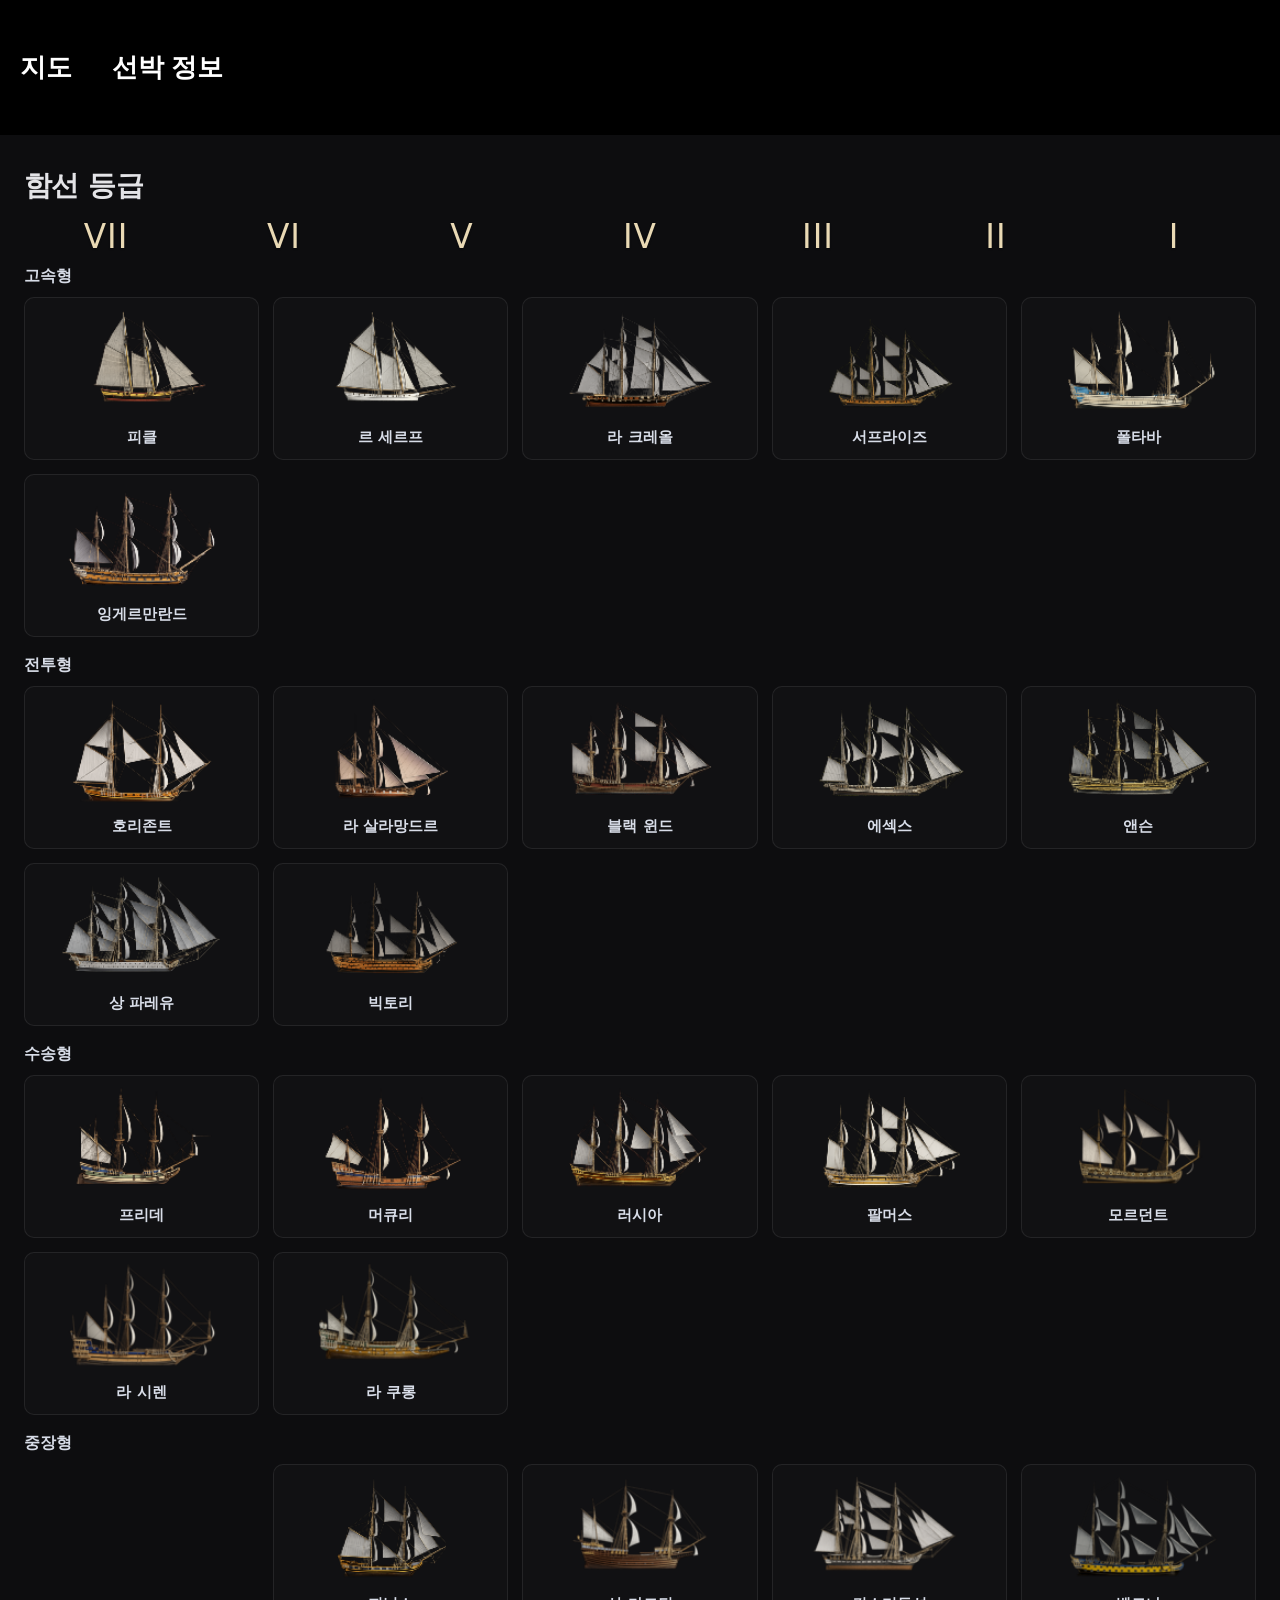
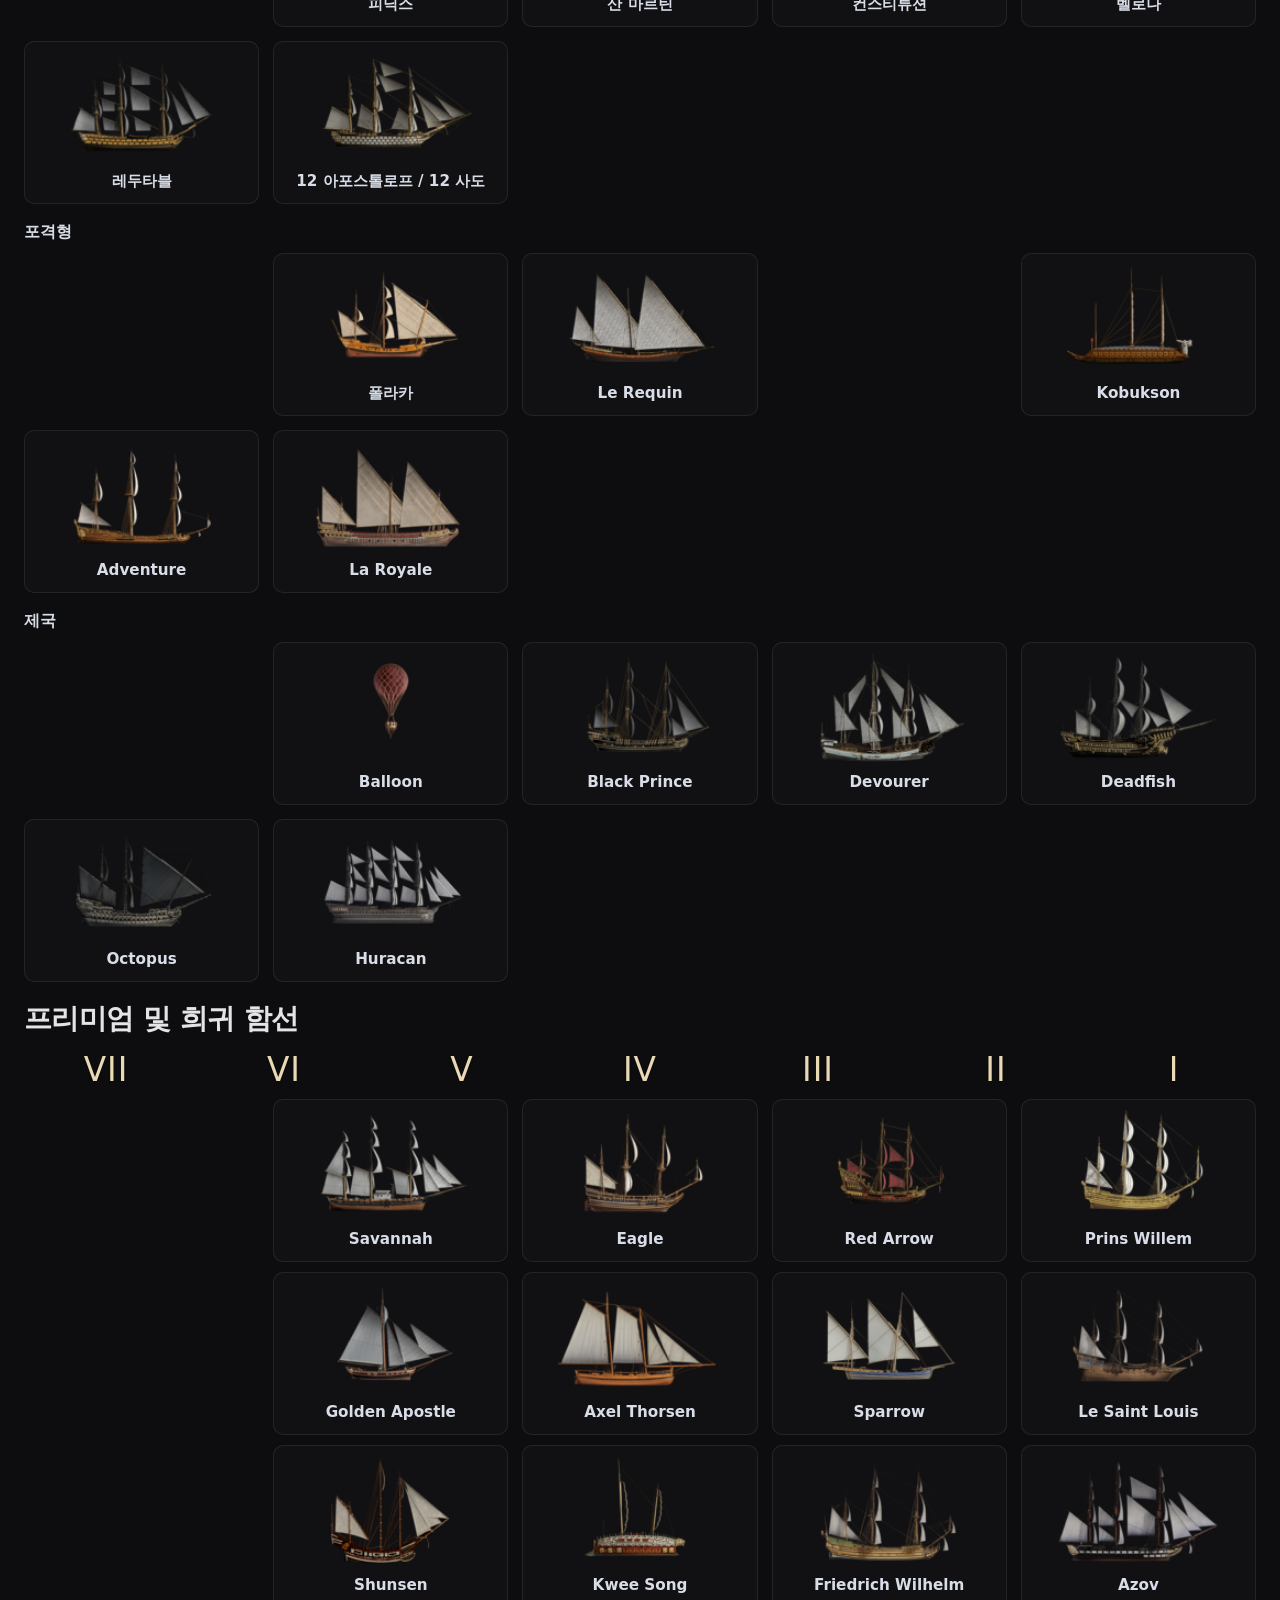
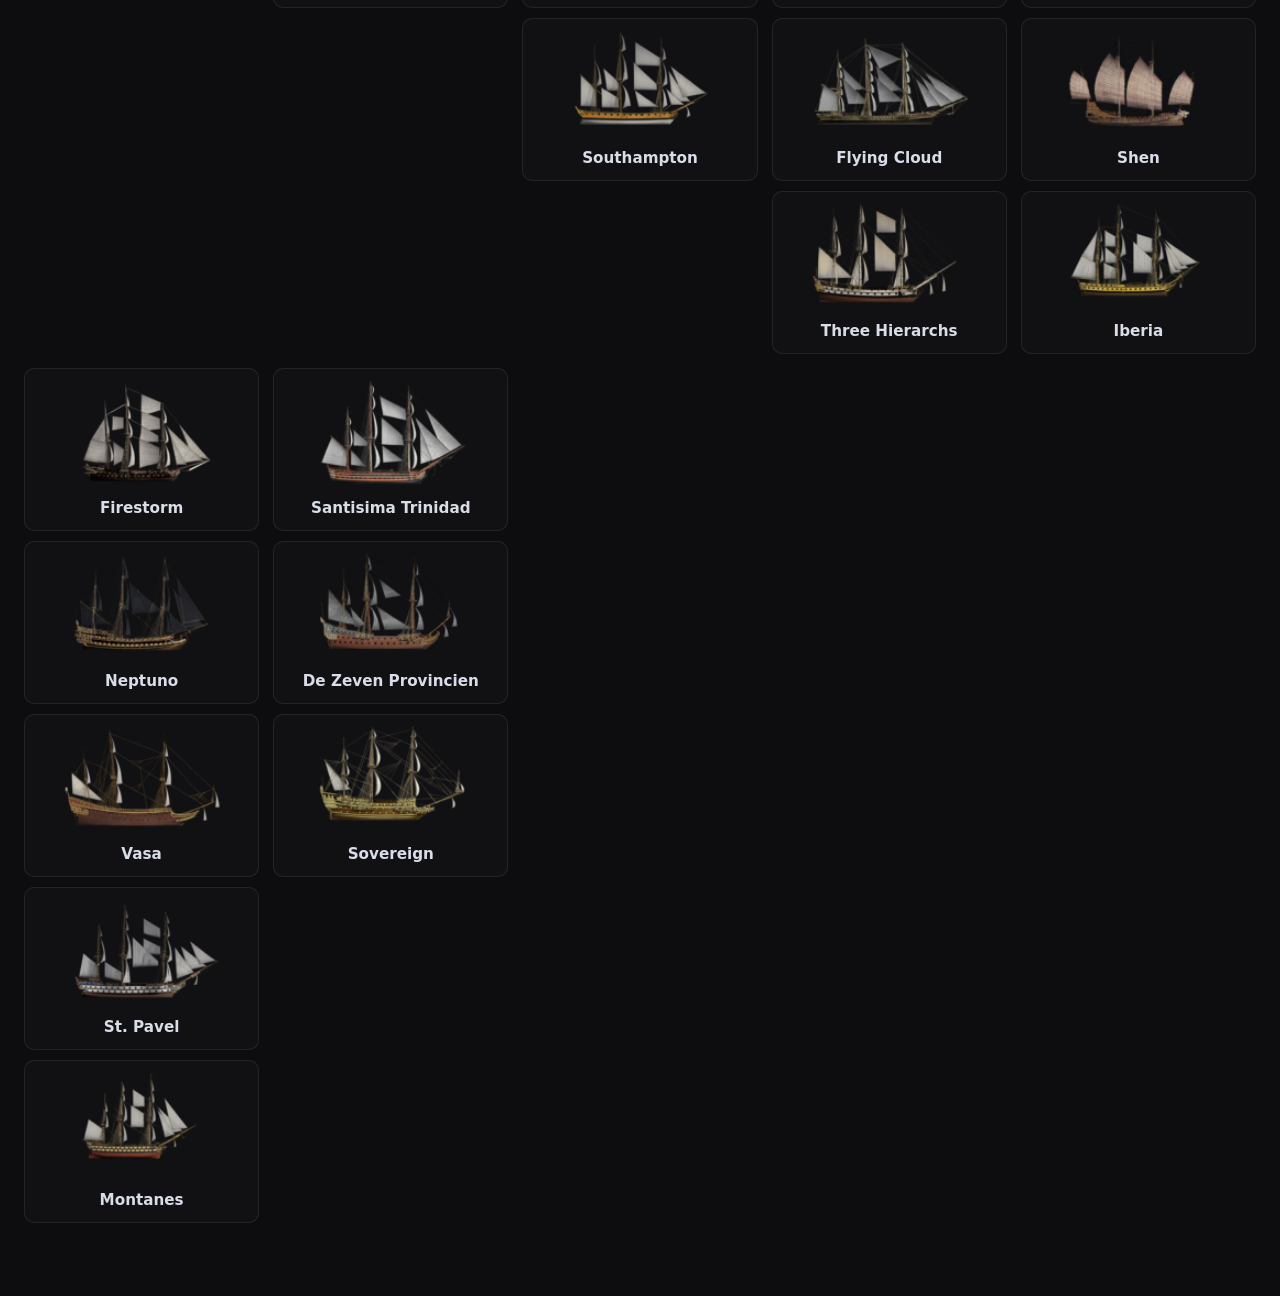
<file: shipko.html>
<!DOCTYPE html>
<html lang="ko">

<head>
	<meta http-equiv="content-type" content="text/html; charset=utf-8" />
	<meta http-equiv="content-language" content="ko" />
	<title>World of Sea Battle - Ship EN</title>
	<script type="text/javascript" src="jquery-1.4.3.min.js" charset="utf-8"></script> 
<link rel="stylesheet" href="style.css"> 
  <link rel="stylesheet" href="ships.css">
    <style>
    body {
      margin: 0;
    }
    nav {
      background-color: #000;
      position: relative;   /* 기준 위치 설정 */
      z-index: 1000;        /* 메뉴바가 다른 요소 위에 오도록 */
      padding: 30px 0;
    }
    nav ul {
      list-style: none;
      margin: 0;
      padding: 0;
      display: flex;
      justify-content: flex-start;
    }
    nav ul li {
      position: relative; /* 서브 메뉴 위치 기준 */
      margin: 0 20px;
    }
nav ul li a,
nav ul li span {
  color: #fff;
  text-decoration: none;
  font-size: 26px !important;   /* 메뉴 항목 글자 크기 통일 */
  font-family: 'Open Sans', sans-serif !important; /* 메뉴 항목 폰트 통일 */
  font-weight: bold;
  padding: 20px 0;
  display: inline-block;
  cursor: default; /* 마우스 커서가 링크처럼 안 바뀌게 */
}
    nav ul li a:hover,
    nav ul li span:hover {
      color: #ffcc00;
    }

    
    /* 서브 메뉴 스타일 */
    nav ul li ul {
      display: none;
      position: absolute;
      top: 100%;
      left: 0;
      background-color: #222;
      padding: 10px 0;
      list-style: none;
      min-width: 150px;
      z-index: 2000;        /* 서브 메뉴가 다른 요소 위에 오도록 */
    }
    nav ul li ul li a {
      padding: 8px 15px;
      display: block;
      color: #fff;
    }
    nav ul li ul li a:hover {
      background-color: #444;
    }

    nav ul li:hover ul {
      display: block;
    }
  </style>
</head>
<body>
  <nav>
    <ul>
      <li><a href="index.html">지도</a></li>
        <li>
        <span class="menu-title">선박 정보</span>
        <ul>
          <li><a href="shipen.html">EN</a></li>
          <li><a href="shipko.html">KO</a></li>
        </ul>
    </li>
</ul>
  </nav>
</body>
</html>

  <main class="site-main">
            <div class="page-content">
  <h1 class="page-title page-title--map">함선 등급</h1>

  <div class="ships-levels" aria-label="Ship levels">
          <span>VII</span>
          <span>VI</span>
          <span>V</span>
          <span>IV</span>
          <span>III</span>
          <span>II</span>
          <span>I</span>
      </div>

      <section class="ships-group" aria-label="Fast ships">
      <h2 class="ships-group__title">고속형</h2>
            <div class="ships-grid">
                  <div class="ships-cell">
                                        <article class="ship-card">
                <div class="ship-card__tooltip" role="tooltip">
                  <div class="ship-card__tooltip-row"><span class="ship-card__tooltip-label">함선 분류</span><span>고속 형</span></div>
                  <div class="ship-card__tooltip-row"><span class="ship-card__tooltip-label">등급</span><span>VII</span></div>
                  <div class="ship-card__tooltip-row"><span class="ship-card__tooltip-label">내구도</span><span>700</span></div>
                  <div class="ship-card__tooltip-row"><span class="ship-card__tooltip-label">속도</span><span>9.2</span></div>
                  <div class="ship-card__tooltip-row"><span class="ship-card__tooltip-label">기동성</span><span>94</span></div>
                  <div class="ship-card__tooltip-row"><span class="ship-card__tooltip-label">측면 장갑</span><span>1.6</span></div>
                  <div class="ship-card__tooltip-row"><span class="ship-card__tooltip-label">선창</span><span>6000</span></div>
                  <div class="ship-card__tooltip-row"><span class="ship-card__tooltip-label">선원</span><span>66</span></div>
                  <div class="ship-card__tooltip-row"><span class="ship-card__tooltip-label">함포 종류</span><span>경량</span></div>
                  <div class="ship-card__tooltip-row"><span class="ship-card__tooltip-label">함포(선수)</span><span>0</span></div>
                  <div class="ship-card__tooltip-row"><span class="ship-card__tooltip-label">함포(좌측)</span><span>6</span></div>
                  <div class="ship-card__tooltip-row"><span class="ship-card__tooltip-label">함포(우측)</span><span>6</span></div>
                  <div class="ship-card__tooltip-row"><span class="ship-card__tooltip-label">함포(선미)</span><span>0</span></div>
                  <div class="ship-card__tooltip-row"><span class="ship-card__tooltip-label">함포(합계)</span><span>12</span></div>
                  <div class="ship-card__tooltip-row"><span class="ship-card__tooltip-label">선회포</span><span>4</span></div>
                </div>
                <img src="ships/mPickle.png" alt="Pickle">
                <h3>피클</h3>
              </article>
                      </div>
                  <div class="ships-cell">
                                        <article class="ship-card">
                <div class="ship-card__tooltip" role="tooltip">
                  <div class="ship-card__tooltip-row"><span class="ship-card__tooltip-label">함선 분류</span><span>고속 형</span></div>
                  <div class="ship-card__tooltip-row"><span class="ship-card__tooltip-label">등급</span><span>VI</span></div>
                  <div class="ship-card__tooltip-row"><span class="ship-card__tooltip-label">내구도</span><span>900</span></div>
                  <div class="ship-card__tooltip-row"><span class="ship-card__tooltip-label">속도</span><span>10</span></div>
                  <div class="ship-card__tooltip-row"><span class="ship-card__tooltip-label">기동성</span><span>97</span></div>
                  <div class="ship-card__tooltip-row"><span class="ship-card__tooltip-label">측면 장갑</span><span>1.8</span></div>
                  <div class="ship-card__tooltip-row"><span class="ship-card__tooltip-label">선창</span><span>8000</span></div>
                  <div class="ship-card__tooltip-row"><span class="ship-card__tooltip-label">선원</span><span>78</span></div>
                  <div class="ship-card__tooltip-row"><span class="ship-card__tooltip-label">함포 종류</span><span>경량</span></div>
                  <div class="ship-card__tooltip-row"><span class="ship-card__tooltip-label">함포(선수)</span><span>0</span></div>
                  <div class="ship-card__tooltip-row"><span class="ship-card__tooltip-label">함포(좌측)</span><span>9</span></div>
                  <div class="ship-card__tooltip-row"><span class="ship-card__tooltip-label">함포(우측)</span><span>9</span></div>
                  <div class="ship-card__tooltip-row"><span class="ship-card__tooltip-label">함포(선미)</span><span>0</span></div>
                  <div class="ship-card__tooltip-row"><span class="ship-card__tooltip-label">함포(합계)</span><span>18</span></div>
                  <div class="ship-card__tooltip-row"><span class="ship-card__tooltip-label">선회포</span><span>8</span></div>
                </div>
                <img src="ships/mLe-Cerf.png" alt="Le Cerf">
                <h3>르 세르프</h3>
              </article>
                      </div>
                  <div class="ships-cell">
                                        <article class="ship-card">
                <div class="ship-card__tooltip" role="tooltip">
                  <div class="ship-card__tooltip-row"><span class="ship-card__tooltip-label">함선 분류</span><span>고속 형</span></div>
                  <div class="ship-card__tooltip-row"><span class="ship-card__tooltip-label">등급</span><span>V</span></div>
                  <div class="ship-card__tooltip-row"><span class="ship-card__tooltip-label">내구도</span><span>1400</span></div>
                  <div class="ship-card__tooltip-row"><span class="ship-card__tooltip-label">속도</span><span>11</span></div>
                  <div class="ship-card__tooltip-row"><span class="ship-card__tooltip-label">기동성</span><span>100</span></div>
                  <div class="ship-card__tooltip-row"><span class="ship-card__tooltip-label">측면 장갑</span><span>2</span></div>
                  <div class="ship-card__tooltip-row"><span class="ship-card__tooltip-label">선창</span><span>11000</span></div>
                  <div class="ship-card__tooltip-row"><span class="ship-card__tooltip-label">선원</span><span>96</span></div>
                  <div class="ship-card__tooltip-row"><span class="ship-card__tooltip-label">함포 종류</span><span>경량</span></div>
                  <div class="ship-card__tooltip-row"><span class="ship-card__tooltip-label">함포(선수)</span><span>4</span></div>
                  <div class="ship-card__tooltip-row"><span class="ship-card__tooltip-label">함포(좌측)</span><span>12</span></div>
                  <div class="ship-card__tooltip-row"><span class="ship-card__tooltip-label">함포(우측)</span><span>12</span></div>
                  <div class="ship-card__tooltip-row"><span class="ship-card__tooltip-label">함포(선미)</span><span>0</span></div>
                  <div class="ship-card__tooltip-row"><span class="ship-card__tooltip-label">함포(합계)</span><span>28</span></div>
                  <div class="ship-card__tooltip-row"><span class="ship-card__tooltip-label">선회포</span><span>8</span></div>
                </div>
                <img src="ships/mLa-Creole.png" alt="La Creole">
                <h3>라 크레올</h3>
              </article>
                      </div>
                  <div class="ships-cell">
                                        <article class="ship-card">
                <div class="ship-card__tooltip" role="tooltip">
                  <div class="ship-card__tooltip-row"><span class="ship-card__tooltip-label">함선 분류</span><span>고속 형</span></div>
                  <div class="ship-card__tooltip-row"><span class="ship-card__tooltip-label">등급</span><span>IV</span></div>
                  <div class="ship-card__tooltip-row"><span class="ship-card__tooltip-label">내구도</span><span>1680</span></div>
                  <div class="ship-card__tooltip-row"><span class="ship-card__tooltip-label">속도</span><span>10.5</span></div>
                  <div class="ship-card__tooltip-row"><span class="ship-card__tooltip-label">기동성</span><span>105</span></div>
                  <div class="ship-card__tooltip-row"><span class="ship-card__tooltip-label">측면 장갑</span><span>2.4</span></div>
                  <div class="ship-card__tooltip-row"><span class="ship-card__tooltip-label">선창</span><span>13000</span></div>
                  <div class="ship-card__tooltip-row"><span class="ship-card__tooltip-label">선원</span><span>112</span></div>
                  <div class="ship-card__tooltip-row"><span class="ship-card__tooltip-label">함포 종류</span><span>중량</span></div>
                  <div class="ship-card__tooltip-row"><span class="ship-card__tooltip-label">함포(선수)</span><span>0</span></div>
                  <div class="ship-card__tooltip-row"><span class="ship-card__tooltip-label">함포(좌측)</span><span>18</span></div>
                  <div class="ship-card__tooltip-row"><span class="ship-card__tooltip-label">함포(우측)</span><span>18</span></div>
                  <div class="ship-card__tooltip-row"><span class="ship-card__tooltip-label">함포(선미)</span><span>2</span></div>
                  <div class="ship-card__tooltip-row"><span class="ship-card__tooltip-label">함포(합계)</span><span>38</span></div>
                  <div class="ship-card__tooltip-row"><span class="ship-card__tooltip-label">선회포</span><span>8</span></div>
                </div>
                <img src="ships/mSurprise.png" alt="Surprise">
                <h3>서프라이즈</h3>
              </article>
                      </div>
                  <div class="ships-cell">
                                        <article class="ship-card">
                <div class="ship-card__tooltip" role="tooltip">
                  <div class="ship-card__tooltip-row"><span class="ship-card__tooltip-label">함선 분류</span><span>고속 형</span></div>
                  <div class="ship-card__tooltip-row"><span class="ship-card__tooltip-label">등급</span><span>III</span></div>
                  <div class="ship-card__tooltip-row"><span class="ship-card__tooltip-label">내구도</span><span>2100</span></div>
                  <div class="ship-card__tooltip-row"><span class="ship-card__tooltip-label">속도</span><span>9.6</span></div>
                  <div class="ship-card__tooltip-row"><span class="ship-card__tooltip-label">기동성</span><span>95</span></div>
                  <div class="ship-card__tooltip-row"><span class="ship-card__tooltip-label">측면 장갑</span><span>2.8</span></div>
                  <div class="ship-card__tooltip-row"><span class="ship-card__tooltip-label">선창</span><span>15500</span></div>
                  <div class="ship-card__tooltip-row"><span class="ship-card__tooltip-label">선원</span><span>132</span></div>
                  <div class="ship-card__tooltip-row"><span class="ship-card__tooltip-label">함포 종류</span><span>중량</span></div>
                  <div class="ship-card__tooltip-row"><span class="ship-card__tooltip-label">함포(선수)</span><span>0</span></div>
                  <div class="ship-card__tooltip-row"><span class="ship-card__tooltip-label">함포(좌측)</span><span>23</span></div>
                  <div class="ship-card__tooltip-row"><span class="ship-card__tooltip-label">함포(우측)</span><span>23</span></div>
                  <div class="ship-card__tooltip-row"><span class="ship-card__tooltip-label">함포(선미)</span><span>4</span></div>
                  <div class="ship-card__tooltip-row"><span class="ship-card__tooltip-label">함포(합계)</span><span>50</span></div>
                  <div class="ship-card__tooltip-row"><span class="ship-card__tooltip-label">선회포</span><span>10</span></div>
                </div>
                <img src="ships/mPoltava.png" alt="Poltava">
                <h3>폴타바</h3>
              </article>
                      </div>
                  <div class="ships-cell">
                                        <article class="ship-card">
                <div class="ship-card__tooltip" role="tooltip">
                  <div class="ship-card__tooltip-row"><span class="ship-card__tooltip-label">함선 분류</span><span>고속 형</span></div>
                  <div class="ship-card__tooltip-row"><span class="ship-card__tooltip-label">등급</span><span>II</span></div>
                  <div class="ship-card__tooltip-row"><span class="ship-card__tooltip-label">내구도</span><span>2340</span></div>
                  <div class="ship-card__tooltip-row"><span class="ship-card__tooltip-label">속도</span><span>9</span></div>
                  <div class="ship-card__tooltip-row"><span class="ship-card__tooltip-label">기동성</span><span>87</span></div>
                  <div class="ship-card__tooltip-row"><span class="ship-card__tooltip-label">측면 장갑</span><span>3.2</span></div>
                  <div class="ship-card__tooltip-row"><span class="ship-card__tooltip-label">선창</span><span>17500</span></div>
                  <div class="ship-card__tooltip-row"><span class="ship-card__tooltip-label">선원</span><span>152</span></div>
                  <div class="ship-card__tooltip-row"><span class="ship-card__tooltip-label">함포 종류</span><span>중장</span></div>
                  <div class="ship-card__tooltip-row"><span class="ship-card__tooltip-label">함포(선수)</span><span>0</span></div>
                  <div class="ship-card__tooltip-row"><span class="ship-card__tooltip-label">함포(좌측)</span><span>32</span></div>
                  <div class="ship-card__tooltip-row"><span class="ship-card__tooltip-label">함포(우측)</span><span>32</span></div>
                  <div class="ship-card__tooltip-row"><span class="ship-card__tooltip-label">함포(선미)</span><span>4</span></div>
                  <div class="ship-card__tooltip-row"><span class="ship-card__tooltip-label">함포(합계)</span><span>68</span></div>
                  <div class="ship-card__tooltip-row"><span class="ship-card__tooltip-label">선회포</span><span>12</span></div>
                </div>
                <img src="ships/mIngermanland.png" alt="Ingermanland">
                <h3>잉게르만란드</h3>
              </article>
                      </div>
                  <div class="ships-cell ships-cell--empty">
                      </div>
              </div>
          </section>
      <section class="ships-group" aria-label="Combat ships">
      <h2 class="ships-group__title">전투형</h2>
            <div class="ships-grid">
                  <div class="ships-cell">
                                        <article class="ship-card">
                <div class="ship-card__tooltip" role="tooltip">
                  <div class="ship-card__tooltip-row"><span class="ship-card__tooltip-label">함선 분류</span><span>전투 형</span></div>
                  <div class="ship-card__tooltip-row"><span class="ship-card__tooltip-label">등급</span><span>VII</span></div>
                  <div class="ship-card__tooltip-row"><span class="ship-card__tooltip-label">내구도</span><span>850</span></div>
                  <div class="ship-card__tooltip-row"><span class="ship-card__tooltip-label">속도</span><span>8.4</span></div>
                  <div class="ship-card__tooltip-row"><span class="ship-card__tooltip-label">기동성</span><span>80</span></div>
                  <div class="ship-card__tooltip-row"><span class="ship-card__tooltip-label">측면 장갑</span><span>3.2</span></div>
                  <div class="ship-card__tooltip-row"><span class="ship-card__tooltip-label">선창</span><span>7000</span></div>
                  <div class="ship-card__tooltip-row"><span class="ship-card__tooltip-label">선원</span><span>78</span></div>
                  <div class="ship-card__tooltip-row"><span class="ship-card__tooltip-label">함포 종류</span><span>경량</span></div>
                  <div class="ship-card__tooltip-row"><span class="ship-card__tooltip-label">함포(선수)</span><span>2</span></div>
                  <div class="ship-card__tooltip-row"><span class="ship-card__tooltip-label">함포(좌측)</span><span>8</span></div>
                  <div class="ship-card__tooltip-row"><span class="ship-card__tooltip-label">함포(우측)</span><span>8</span></div>
                  <div class="ship-card__tooltip-row"><span class="ship-card__tooltip-label">함포(선미)</span><span>0</span></div>
                  <div class="ship-card__tooltip-row"><span class="ship-card__tooltip-label">함포(합계)</span><span>18</span></div>
                  <div class="ship-card__tooltip-row"><span class="ship-card__tooltip-label">선회포</span><span>6</span></div>
                </div>
                <img src="ships/mHorizon.png" alt="Horizon">
                <h3>호리존트</h3>
              </article>
                      </div>
                  <div class="ships-cell">
                                        <article class="ship-card">
                <div class="ship-card__tooltip" role="tooltip">
                  <div class="ship-card__tooltip-row"><span class="ship-card__tooltip-label">함선 분류</span><span>전투 형</span></div>
                  <div class="ship-card__tooltip-row"><span class="ship-card__tooltip-label">등급</span><span>VI</span></div>
                  <div class="ship-card__tooltip-row"><span class="ship-card__tooltip-label">내구도</span><span>1160</span></div>
                  <div class="ship-card__tooltip-row"><span class="ship-card__tooltip-label">속도</span><span>8.8</span></div>
                  <div class="ship-card__tooltip-row"><span class="ship-card__tooltip-label">기동성</span><span>82</span></div>
                  <div class="ship-card__tooltip-row"><span class="ship-card__tooltip-label">측면 장갑</span><span>3.6</span></div>
                  <div class="ship-card__tooltip-row"><span class="ship-card__tooltip-label">선창</span><span>9500</span></div>
                  <div class="ship-card__tooltip-row"><span class="ship-card__tooltip-label">선원</span><span>96</span></div>
                  <div class="ship-card__tooltip-row"><span class="ship-card__tooltip-label">함포 종류</span><span>경량</span></div>
                  <div class="ship-card__tooltip-row"><span class="ship-card__tooltip-label">함포(선수)</span><span>2</span></div>
                  <div class="ship-card__tooltip-row"><span class="ship-card__tooltip-label">함포(좌측)</span><span>10</span></div>
                  <div class="ship-card__tooltip-row"><span class="ship-card__tooltip-label">함포(우측)</span><span>10</span></div>
                  <div class="ship-card__tooltip-row"><span class="ship-card__tooltip-label">함포(선미)</span><span>0</span></div>
                  <div class="ship-card__tooltip-row"><span class="ship-card__tooltip-label">함포(합계)</span><span>22</span></div>
                  <div class="ship-card__tooltip-row"><span class="ship-card__tooltip-label">선회포</span><span>6</span></div>
                </div>
                <img src="ships/mLa-Salamandre.png" alt="La Salamandre">
                <h3>라 살라망드르</h3>
              </article>
                      </div>
                  <div class="ships-cell">
                                        <article class="ship-card">
                <div class="ship-card__tooltip" role="tooltip">
                  <div class="ship-card__tooltip-row"><span class="ship-card__tooltip-label">함선 분류</span><span>전투 형</span></div>
                  <div class="ship-card__tooltip-row"><span class="ship-card__tooltip-label">등급</span><span>V</span></div>
                  <div class="ship-card__tooltip-row"><span class="ship-card__tooltip-label">내구도</span><span>1820</span></div>
                  <div class="ship-card__tooltip-row"><span class="ship-card__tooltip-label">속도</span><span>9.4</span></div>
                  <div class="ship-card__tooltip-row"><span class="ship-card__tooltip-label">기동성</span><span>84</span></div>
                  <div class="ship-card__tooltip-row"><span class="ship-card__tooltip-label">측면 장갑</span><span>4</span></div>
                  <div class="ship-card__tooltip-row"><span class="ship-card__tooltip-label">선창</span><span>13000</span></div>
                  <div class="ship-card__tooltip-row"><span class="ship-card__tooltip-label">선원</span><span>116</span></div>
                  <div class="ship-card__tooltip-row"><span class="ship-card__tooltip-label">함포 종류</span><span>경량</span></div>
                  <div class="ship-card__tooltip-row"><span class="ship-card__tooltip-label">함포(선수)</span><span>2</span></div>
                  <div class="ship-card__tooltip-row"><span class="ship-card__tooltip-label">함포(좌측)</span><span>16</span></div>
                  <div class="ship-card__tooltip-row"><span class="ship-card__tooltip-label">함포(우측)</span><span>16</span></div>
                  <div class="ship-card__tooltip-row"><span class="ship-card__tooltip-label">함포(선미)</span><span>2</span></div>
                  <div class="ship-card__tooltip-row"><span class="ship-card__tooltip-label">함포(합계)</span><span>36</span></div>
                  <div class="ship-card__tooltip-row"><span class="ship-card__tooltip-label">선회포</span><span>6</span></div>
                  <div class="ship-card__tooltip-row"><span class="ship-card__tooltip-label">박격포 개조</span><span>가능</span></div>
                </div>
                <img src="ships/mBlack-Wind.png" alt="Black Wind">
                <h3>블랙 윈드</h3>
              </article>
                      </div>
                  <div class="ships-cell">
                                        <article class="ship-card">
                <div class="ship-card__tooltip" role="tooltip">
                  <div class="ship-card__tooltip-row"><span class="ship-card__tooltip-label">함선 분류</span><span>전투 형</span></div>
                  <div class="ship-card__tooltip-row"><span class="ship-card__tooltip-label">등급</span><span>IV</span></div>
                  <div class="ship-card__tooltip-row"><span class="ship-card__tooltip-label">내구도</span><span>2160</span></div>
                  <div class="ship-card__tooltip-row"><span class="ship-card__tooltip-label">속도</span><span>8.9</span></div>
                  <div class="ship-card__tooltip-row"><span class="ship-card__tooltip-label">기동성</span><span>88</span></div>
                  <div class="ship-card__tooltip-row"><span class="ship-card__tooltip-label">측면 장갑</span><span>4.8</span></div>
                  <div class="ship-card__tooltip-row"><span class="ship-card__tooltip-label">선창</span><span>15500</span></div>
                  <div class="ship-card__tooltip-row"><span class="ship-card__tooltip-label">선원</span><span>136</span></div>
                  <div class="ship-card__tooltip-row"><span class="ship-card__tooltip-label">함포 종류</span><span>중량</span></div>
                  <div class="ship-card__tooltip-row"><span class="ship-card__tooltip-label">함포(선수)</span><span>2</span></div>
                  <div class="ship-card__tooltip-row"><span class="ship-card__tooltip-label">함포(좌측)</span><span>21</span></div>
                  <div class="ship-card__tooltip-row"><span class="ship-card__tooltip-label">함포(우측)</span><span>21</span></div>
                  <div class="ship-card__tooltip-row"><span class="ship-card__tooltip-label">함포(선미)</span><span>2</span></div>
                  <div class="ship-card__tooltip-row"><span class="ship-card__tooltip-label">함포(합계)</span><span>46</span></div>
                  <div class="ship-card__tooltip-row"><span class="ship-card__tooltip-label">선회포</span><span>8</span></div>
                </div>
                <img src="ships/mEssex.png" alt="Essex">
                <h3>에섹스</h3>
              </article>
                      </div>
                  <div class="ships-cell">
                                        <article class="ship-card">
                <div class="ship-card__tooltip" role="tooltip">
                  <div class="ship-card__tooltip-row"><span class="ship-card__tooltip-label">함선 분류</span><span>전투 형</span></div>
                  <div class="ship-card__tooltip-row"><span class="ship-card__tooltip-label">등급</span><span>III</span></div>
                  <div class="ship-card__tooltip-row"><span class="ship-card__tooltip-label">내구도</span><span>2700</span></div>
                  <div class="ship-card__tooltip-row"><span class="ship-card__tooltip-label">속도</span><span>8.2</span></div>
                  <div class="ship-card__tooltip-row"><span class="ship-card__tooltip-label">기동성</span><span>80</span></div>
                  <div class="ship-card__tooltip-row"><span class="ship-card__tooltip-label">측면 장갑</span><span>5.6</span></div>
                  <div class="ship-card__tooltip-row"><span class="ship-card__tooltip-label">선창</span><span>18500</span></div>
                  <div class="ship-card__tooltip-row"><span class="ship-card__tooltip-label">선원</span><span>160</span></div>
                  <div class="ship-card__tooltip-row"><span class="ship-card__tooltip-label">함포 종류</span><span>중량</span></div>
                  <div class="ship-card__tooltip-row"><span class="ship-card__tooltip-label">함포(선수)</span><span>4</span></div>
                  <div class="ship-card__tooltip-row"><span class="ship-card__tooltip-label">함포(좌측)</span><span>30</span></div>
                  <div class="ship-card__tooltip-row"><span class="ship-card__tooltip-label">함포(우측)</span><span>30</span></div>
                  <div class="ship-card__tooltip-row"><span class="ship-card__tooltip-label">함포(선미)</span><span>2</span></div>
                  <div class="ship-card__tooltip-row"><span class="ship-card__tooltip-label">함포(합계)</span><span>66</span></div>
                  <div class="ship-card__tooltip-row"><span class="ship-card__tooltip-label">선회포</span><span>8</span></div>
                </div>
                <img src="ships/mAnson.png" alt="Anson">
                <h3>앤슨</h3>
              </article>
                      </div>
                  <div class="ships-cell">
                                        <article class="ship-card">
                <div class="ship-card__tooltip" role="tooltip">
                  <div class="ship-card__tooltip-row"><span class="ship-card__tooltip-label">함선 분류</span><span>전투 형</span></div>
                  <div class="ship-card__tooltip-row"><span class="ship-card__tooltip-label">등급</span><span>II</span></div>
                  <div class="ship-card__tooltip-row"><span class="ship-card__tooltip-label">내구도</span><span>3000</span></div>
                  <div class="ship-card__tooltip-row"><span class="ship-card__tooltip-label">속도</span><span>7.7</span></div>
                  <div class="ship-card__tooltip-row"><span class="ship-card__tooltip-label">기동성</span><span>74</span></div>
                  <div class="ship-card__tooltip-row"><span class="ship-card__tooltip-label">측면 장갑</span><span>6.4</span></div>
                  <div class="ship-card__tooltip-row"><span class="ship-card__tooltip-label">선창</span><span>21500</span></div>
                  <div class="ship-card__tooltip-row"><span class="ship-card__tooltip-label">선원</span><span>184</span></div>
                  <div class="ship-card__tooltip-row"><span class="ship-card__tooltip-label">함포 종류</span><span>중장</span></div>
                  <div class="ship-card__tooltip-row"><span class="ship-card__tooltip-label">함포(선수)</span><span>4</span></div>
                  <div class="ship-card__tooltip-row"><span class="ship-card__tooltip-label">함포(좌측)</span><span>38</span></div>
                  <div class="ship-card__tooltip-row"><span class="ship-card__tooltip-label">함포(우측)</span><span>38</span></div>
                  <div class="ship-card__tooltip-row"><span class="ship-card__tooltip-label">함포(선미)</span><span>2</span></div>
                  <div class="ship-card__tooltip-row"><span class="ship-card__tooltip-label">함포(합계)</span><span>82</span></div>
                  <div class="ship-card__tooltip-row"><span class="ship-card__tooltip-label">선회포</span><span>10</span></div>
                </div>
                <img src="ships/mSans-Pareil.png" alt="Sans Pareil">
                <h3>상 파레유</h3>
              </article>
                      </div>
                  <div class="ships-cell">
                                        <article class="ship-card">
                <div class="ship-card__tooltip" role="tooltip">
                  <div class="ship-card__tooltip-row"><span class="ship-card__tooltip-label">함선 분류</span><span>전투 형</span></div>
                  <div class="ship-card__tooltip-row"><span class="ship-card__tooltip-label">등급</span><span>I</span></div>
                  <div class="ship-card__tooltip-row"><span class="ship-card__tooltip-label">내구도</span><span>3740</span></div>
                  <div class="ship-card__tooltip-row"><span class="ship-card__tooltip-label">속도</span><span>7.1</span></div>
                  <div class="ship-card__tooltip-row"><span class="ship-card__tooltip-label">기동성</span><span>66</span></div>
                  <div class="ship-card__tooltip-row"><span class="ship-card__tooltip-label">측면 장갑</span><span>8</span></div>
                  <div class="ship-card__tooltip-row"><span class="ship-card__tooltip-label">선창</span><span>25000</span></div>
                  <div class="ship-card__tooltip-row"><span class="ship-card__tooltip-label">선원</span><span>204</span></div>
                  <div class="ship-card__tooltip-row"><span class="ship-card__tooltip-label">함포 종류</span><span>중장</span></div>
                  <div class="ship-card__tooltip-row"><span class="ship-card__tooltip-label">함포(선수)</span><span>4</span></div>
                  <div class="ship-card__tooltip-row"><span class="ship-card__tooltip-label">함포(좌측)</span><span>49</span></div>
                  <div class="ship-card__tooltip-row"><span class="ship-card__tooltip-label">함포(우측)</span><span>49</span></div>
                  <div class="ship-card__tooltip-row"><span class="ship-card__tooltip-label">함포(선미)</span><span>4</span></div>
                  <div class="ship-card__tooltip-row"><span class="ship-card__tooltip-label">함포(합계)</span><span>106</span></div>
                  <div class="ship-card__tooltip-row"><span class="ship-card__tooltip-label">선회포</span><span>10</span></div>
                </div>
                <img src="ships/mVictory.png" alt="Victory">
                <h3>빅토리</h3>
              </article>
                      </div>
              </div>
          </section>
      <section class="ships-group" aria-label="Cargo ships">
      <h2 class="ships-group__title">수송형</h2>
            <div class="ships-grid">
                  <div class="ships-cell">
                                        <article class="ship-card">
                <div class="ship-card__tooltip" role="tooltip">
                  <div class="ship-card__tooltip-row"><span class="ship-card__tooltip-label">함선 분류</span><span>수송 형</span></div>
                  <div class="ship-card__tooltip-row"><span class="ship-card__tooltip-label">등급</span><span>VII</span></div>
                  <div class="ship-card__tooltip-row"><span class="ship-card__tooltip-label">내구도</span><span>750</span></div>
                  <div class="ship-card__tooltip-row"><span class="ship-card__tooltip-label">속도</span><span>8.8</span></div>
                  <div class="ship-card__tooltip-row"><span class="ship-card__tooltip-label">기동성</span><span>86</span></div>
                  <div class="ship-card__tooltip-row"><span class="ship-card__tooltip-label">측면 장갑</span><span>2.2</span></div>
                  <div class="ship-card__tooltip-row"><span class="ship-card__tooltip-label">선창</span><span>11000</span></div>
                  <div class="ship-card__tooltip-row"><span class="ship-card__tooltip-label">선원</span><span>72</span></div>
                  <div class="ship-card__tooltip-row"><span class="ship-card__tooltip-label">함포 종류</span><span>경량</span></div>
                  <div class="ship-card__tooltip-row"><span class="ship-card__tooltip-label">함포(선수)</span><span>2</span></div>
                  <div class="ship-card__tooltip-row"><span class="ship-card__tooltip-label">함포(좌측)</span><span>7</span></div>
                  <div class="ship-card__tooltip-row"><span class="ship-card__tooltip-label">함포(우측)</span><span>7</span></div>
                  <div class="ship-card__tooltip-row"><span class="ship-card__tooltip-label">함포(선미)</span><span>0</span></div>
                  <div class="ship-card__tooltip-row"><span class="ship-card__tooltip-label">함포(합계)</span><span>16</span></div>
                  <div class="ship-card__tooltip-row"><span class="ship-card__tooltip-label">선회포</span><span>6</span></div>
                  <div class="ship-card__tooltip-row"><span class="ship-card__tooltip-label">박격포 개조</span><span>가능</span></div>
                </div>
                <img src="ships/mFriede.png" alt="Friede">
                <h3>프리데</h3>
              </article>
                      </div>
                  <div class="ships-cell">
                                        <article class="ship-card">
                <div class="ship-card__tooltip" role="tooltip">
                  <div class="ship-card__tooltip-row"><span class="ship-card__tooltip-label">함선 분류</span><span>수송 형</span></div>
                  <div class="ship-card__tooltip-row"><span class="ship-card__tooltip-label">등급</span><span>VI</span></div>
                  <div class="ship-card__tooltip-row"><span class="ship-card__tooltip-label">내구도</span><span>1040</span></div>
                  <div class="ship-card__tooltip-row"><span class="ship-card__tooltip-label">속도</span><span>9.2</span></div>
                  <div class="ship-card__tooltip-row"><span class="ship-card__tooltip-label">기동성</span><span>89</span></div>
                  <div class="ship-card__tooltip-row"><span class="ship-card__tooltip-label">측면 장갑</span><span>2.5</span></div>
                  <div class="ship-card__tooltip-row"><span class="ship-card__tooltip-label">선창</span><span>15500</span></div>
                  <div class="ship-card__tooltip-row"><span class="ship-card__tooltip-label">선원</span><span>88</span></div>
                  <div class="ship-card__tooltip-row"><span class="ship-card__tooltip-label">함포 종류</span><span>경량</span></div>
                  <div class="ship-card__tooltip-row"><span class="ship-card__tooltip-label">함포(선수)</span><span>2</span></div>
                  <div class="ship-card__tooltip-row"><span class="ship-card__tooltip-label">함포(좌측)</span><span>9</span></div>
                  <div class="ship-card__tooltip-row"><span class="ship-card__tooltip-label">함포(우측)</span><span>9</span></div>
                  <div class="ship-card__tooltip-row"><span class="ship-card__tooltip-label">함포(선미)</span><span>0</span></div>
                  <div class="ship-card__tooltip-row"><span class="ship-card__tooltip-label">함포(합계)</span><span>20</span></div>
                  <div class="ship-card__tooltip-row"><span class="ship-card__tooltip-label">선회포</span><span>6</span></div>
                </div>
                <img src="ships/mMercury.png" alt="Mercury">
                <h3>머큐리</h3>
              </article>
                      </div>
                  <div class="ships-cell">
                                        <article class="ship-card">
                <div class="ship-card__tooltip" role="tooltip">
                  <div class="ship-card__tooltip-row"><span class="ship-card__tooltip-label">함선 분류</span><span>수송 형</span></div>
                  <div class="ship-card__tooltip-row"><span class="ship-card__tooltip-label">등급</span><span>V</span></div>
                  <div class="ship-card__tooltip-row"><span class="ship-card__tooltip-label">내구도</span><span>1600</span></div>
                  <div class="ship-card__tooltip-row"><span class="ship-card__tooltip-label">속도</span><span>9.9</span></div>
                  <div class="ship-card__tooltip-row"><span class="ship-card__tooltip-label">기동성</span><span>91</span></div>
                  <div class="ship-card__tooltip-row"><span class="ship-card__tooltip-label">측면 장갑</span><span>2.7</span></div>
                  <div class="ship-card__tooltip-row"><span class="ship-card__tooltip-label">선창</span><span>22000</span></div>
                  <div class="ship-card__tooltip-row"><span class="ship-card__tooltip-label">선원</span><span>108</span></div>
                  <div class="ship-card__tooltip-row"><span class="ship-card__tooltip-label">함포 종류</span><span>경량</span></div>
                  <div class="ship-card__tooltip-row"><span class="ship-card__tooltip-label">함포(선수)</span><span>2</span></div>
                  <div class="ship-card__tooltip-row"><span class="ship-card__tooltip-label">함포(좌측)</span><span>14</span></div>
                  <div class="ship-card__tooltip-row"><span class="ship-card__tooltip-label">함포(우측)</span><span>14</span></div>
                  <div class="ship-card__tooltip-row"><span class="ship-card__tooltip-label">함포(선미)</span><span>0</span></div>
                  <div class="ship-card__tooltip-row"><span class="ship-card__tooltip-label">함포(합계)</span><span>30</span></div>
                  <div class="ship-card__tooltip-row"><span class="ship-card__tooltip-label">선회포</span><span>6</span></div>
                </div>
                <img src="ships/mRussia.png" alt="Russia">
                <h3>러시아</h3>
              </article>
                      </div>
                  <div class="ships-cell">
                                        <article class="ship-card">
                <div class="ship-card__tooltip" role="tooltip">
                  <div class="ship-card__tooltip-row"><span class="ship-card__tooltip-label">함선 분류</span><span>수송 형</span></div>
                  <div class="ship-card__tooltip-row"><span class="ship-card__tooltip-label">등급</span><span>IV</span></div>
                  <div class="ship-card__tooltip-row"><span class="ship-card__tooltip-label">내구도</span><span>1920</span></div>
                  <div class="ship-card__tooltip-row"><span class="ship-card__tooltip-label">속도</span><span>9.4</span></div>
                  <div class="ship-card__tooltip-row"><span class="ship-card__tooltip-label">기동성</span><span>96</span></div>
                  <div class="ship-card__tooltip-row"><span class="ship-card__tooltip-label">측면 장갑</span><span>3.3</span></div>
                  <div class="ship-card__tooltip-row"><span class="ship-card__tooltip-label">선창</span><span>27500</span></div>
                  <div class="ship-card__tooltip-row"><span class="ship-card__tooltip-label">선원</span><span>126</span></div>
                  <div class="ship-card__tooltip-row"><span class="ship-card__tooltip-label">함포 종류</span><span>중량</span></div>
                  <div class="ship-card__tooltip-row"><span class="ship-card__tooltip-label">함포(선수)</span><span>4</span></div>
                  <div class="ship-card__tooltip-row"><span class="ship-card__tooltip-label">함포(좌측)</span><span>18</span></div>
                  <div class="ship-card__tooltip-row"><span class="ship-card__tooltip-label">함포(우측)</span><span>18</span></div>
                  <div class="ship-card__tooltip-row"><span class="ship-card__tooltip-label">함포(선미)</span><span>0</span></div>
                  <div class="ship-card__tooltip-row"><span class="ship-card__tooltip-label">함포(합계)</span><span>40</span></div>
                  <div class="ship-card__tooltip-row"><span class="ship-card__tooltip-label">선회포</span><span>8</span></div>
                </div>
                <img src="ships/mFalmouth.png" alt="Falmouth">
                <h3>팔머스</h3>
              </article>
                      </div>
                  <div class="ships-cell">
                                        <article class="ship-card">
                <div class="ship-card__tooltip" role="tooltip">
                  <div class="ship-card__tooltip-row"><span class="ship-card__tooltip-label">함선 분류</span><span>수송 형</span></div>
                  <div class="ship-card__tooltip-row"><span class="ship-card__tooltip-label">등급</span><span>III</span></div>
                  <div class="ship-card__tooltip-row"><span class="ship-card__tooltip-label">내구도</span><span>2380</span></div>
                  <div class="ship-card__tooltip-row"><span class="ship-card__tooltip-label">속도</span><span>8.7</span></div>
                  <div class="ship-card__tooltip-row"><span class="ship-card__tooltip-label">기동성</span><span>87</span></div>
                  <div class="ship-card__tooltip-row"><span class="ship-card__tooltip-label">측면 장갑</span><span>3.9</span></div>
                  <div class="ship-card__tooltip-row"><span class="ship-card__tooltip-label">선창</span><span>34000</span></div>
                  <div class="ship-card__tooltip-row"><span class="ship-card__tooltip-label">선원</span><span>148</span></div>
                  <div class="ship-card__tooltip-row"><span class="ship-card__tooltip-label">함포 종류</span><span>중량</span></div>
                  <div class="ship-card__tooltip-row"><span class="ship-card__tooltip-label">함포(선수)</span><span>4</span></div>
                  <div class="ship-card__tooltip-row"><span class="ship-card__tooltip-label">함포(좌측)</span><span>26</span></div>
                  <div class="ship-card__tooltip-row"><span class="ship-card__tooltip-label">함포(우측)</span><span>26</span></div>
                  <div class="ship-card__tooltip-row"><span class="ship-card__tooltip-label">함포(선미)</span><span>0</span></div>
                  <div class="ship-card__tooltip-row"><span class="ship-card__tooltip-label">함포(합계)</span><span>56</span></div>
                  <div class="ship-card__tooltip-row"><span class="ship-card__tooltip-label">선회포</span><span>6</span></div>
                </div>
                <img src="ships/mMordaunt.png" alt="Mordaunt">
                <h3>모르던트</h3>
              </article>
                      </div>
                  <div class="ships-cell">
                                        <article class="ship-card">
                <div class="ship-card__tooltip" role="tooltip">
                  <div class="ship-card__tooltip-row"><span class="ship-card__tooltip-label">함선 분류</span><span>수송 형</span></div>
                  <div class="ship-card__tooltip-row"><span class="ship-card__tooltip-label">등급</span><span>II</span></div>
                  <div class="ship-card__tooltip-row"><span class="ship-card__tooltip-label">내구도</span><span>2660</span></div>
                  <div class="ship-card__tooltip-row"><span class="ship-card__tooltip-label">속도</span><span>8.1</span></div>
                  <div class="ship-card__tooltip-row"><span class="ship-card__tooltip-label">기동성</span><span>80</span></div>
                  <div class="ship-card__tooltip-row"><span class="ship-card__tooltip-label">측면 장갑</span><span>4.4</span></div>
                  <div class="ship-card__tooltip-row"><span class="ship-card__tooltip-label">선창</span><span>43000</span></div>
                  <div class="ship-card__tooltip-row"><span class="ship-card__tooltip-label">선원</span><span>170</span></div>
                  <div class="ship-card__tooltip-row"><span class="ship-card__tooltip-label">함포 종류</span><span>중장</span></div>
                  <div class="ship-card__tooltip-row"><span class="ship-card__tooltip-label">함포(선수)</span><span>4</span></div>
                  <div class="ship-card__tooltip-row"><span class="ship-card__tooltip-label">함포(좌측)</span><span>32</span></div>
                  <div class="ship-card__tooltip-row"><span class="ship-card__tooltip-label">함포(우측)</span><span>32</span></div>
                  <div class="ship-card__tooltip-row"><span class="ship-card__tooltip-label">함포(선미)</span><span>0</span></div>
                  <div class="ship-card__tooltip-row"><span class="ship-card__tooltip-label">함포(합계)</span><span>68</span></div>
                  <div class="ship-card__tooltip-row"><span class="ship-card__tooltip-label">선회포</span><span>8</span></div>
                </div>
                <img src="ships/mLaSirene.png" alt="La Sirene">
                <h3>라 시렌</h3>
              </article>
                      </div>
                  <div class="ships-cell">
                                        <article class="ship-card">
                <div class="ship-card__tooltip" role="tooltip">
                  <div class="ship-card__tooltip-row"><span class="ship-card__tooltip-label">함선 분류</span><span>수송 형</span></div>
                  <div class="ship-card__tooltip-row"><span class="ship-card__tooltip-label">등급</span><span>I</span></div>
                  <div class="ship-card__tooltip-row"><span class="ship-card__tooltip-label">내구도</span><span>3500</span></div>
                  <div class="ship-card__tooltip-row"><span class="ship-card__tooltip-label">속도</span><span>7.6</span></div>
                  <div class="ship-card__tooltip-row"><span class="ship-card__tooltip-label">기동성</span><span>72</span></div>
                  <div class="ship-card__tooltip-row"><span class="ship-card__tooltip-label">측면 장갑</span><span>5.5</span></div>
                  <div class="ship-card__tooltip-row"><span class="ship-card__tooltip-label">선창</span><span>50000</span></div>
                  <div class="ship-card__tooltip-row"><span class="ship-card__tooltip-label">선원</span><span>188</span></div>
                  <div class="ship-card__tooltip-row"><span class="ship-card__tooltip-label">함포 종류</span><span>중장</span></div>
                  <div class="ship-card__tooltip-row"><span class="ship-card__tooltip-label">함포(선수)</span><span>8</span></div>
                  <div class="ship-card__tooltip-row"><span class="ship-card__tooltip-label">함포(좌측)</span><span>28</span></div>
                  <div class="ship-card__tooltip-row"><span class="ship-card__tooltip-label">함포(우측)</span><span>28</span></div>
                  <div class="ship-card__tooltip-row"><span class="ship-card__tooltip-label">함포(선미)</span><span>0</span></div>
                  <div class="ship-card__tooltip-row"><span class="ship-card__tooltip-label">함포(합계)</span><span>64</span></div>
                  <div class="ship-card__tooltip-row"><span class="ship-card__tooltip-label">선회포</span><span>14</span></div>
                </div>
                <img src="ships/mLaCouronne.png" alt="La Couronne">
                <h3>라 쿠롱</h3>
              </article>
                      </div>
              </div>
          </section>
      <section class="ships-group" aria-label="Heavy ships">
      <h2 class="ships-group__title">중장형</h2>
            <div class="ships-grid">
                  <div class="ships-cell ships-cell--empty">
                      </div>
                  <div class="ships-cell">
                                        <article class="ship-card">
                <div class="ship-card__tooltip" role="tooltip">
                  <div class="ship-card__tooltip-row"><span class="ship-card__tooltip-label">함선 분류</span><span>중장 형</span></div>
                  <div class="ship-card__tooltip-row"><span class="ship-card__tooltip-label">등급</span><span>VI</span></div>
                  <div class="ship-card__tooltip-row"><span class="ship-card__tooltip-label">내구도</span><span>1380</span></div>
                  <div class="ship-card__tooltip-row"><span class="ship-card__tooltip-label">속도</span><span>8.2</span></div>
                  <div class="ship-card__tooltip-row"><span class="ship-card__tooltip-label">기동성</span><span>75</span></div>
                  <div class="ship-card__tooltip-row"><span class="ship-card__tooltip-label">측면 장갑</span><span>4.5</span></div>
                  <div class="ship-card__tooltip-row"><span class="ship-card__tooltip-label">선창</span><span>12500</span></div>
                  <div class="ship-card__tooltip-row"><span class="ship-card__tooltip-label">선원</span><span>104</span></div>
                  <div class="ship-card__tooltip-row"><span class="ship-card__tooltip-label">함포 종류</span><span>경량</span></div>
                  <div class="ship-card__tooltip-row"><span class="ship-card__tooltip-label">함포(선수)</span><span>0</span></div>
                  <div class="ship-card__tooltip-row"><span class="ship-card__tooltip-label">함포(좌측)</span><span>12</span></div>
                  <div class="ship-card__tooltip-row"><span class="ship-card__tooltip-label">함포(우측)</span><span>12</span></div>
                  <div class="ship-card__tooltip-row"><span class="ship-card__tooltip-label">함포(선미)</span><span>0</span></div>
                  <div class="ship-card__tooltip-row"><span class="ship-card__tooltip-label">함포(합계)</span><span>24</span></div>
                  <div class="ship-card__tooltip-row"><span class="ship-card__tooltip-label">선회포</span><span>6</span></div>
                </div>
                <img src="ships/mPhoenix.png" alt="Phoenix">
                <h3>피닉스</h3>
              </article>
                      </div>
                  <div class="ships-cell">
                                        <article class="ship-card">
                <div class="ship-card__tooltip" role="tooltip">
                  <div class="ship-card__tooltip-row"><span class="ship-card__tooltip-label">함선 분류</span><span>중장 형</span></div>
                  <div class="ship-card__tooltip-row"><span class="ship-card__tooltip-label">등급</span><span>V</span></div>
                  <div class="ship-card__tooltip-row"><span class="ship-card__tooltip-label">내구도</span><span>2140</span></div>
                  <div class="ship-card__tooltip-row"><span class="ship-card__tooltip-label">속도</span><span>8.5</span></div>
                  <div class="ship-card__tooltip-row"><span class="ship-card__tooltip-label">기동성</span><span>72</span></div>
                  <div class="ship-card__tooltip-row"><span class="ship-card__tooltip-label">측면 장갑</span><span>5</span></div>
                  <div class="ship-card__tooltip-row"><span class="ship-card__tooltip-label">선창</span><span>17500</span></div>
                  <div class="ship-card__tooltip-row"><span class="ship-card__tooltip-label">선원</span><span>126</span></div>
                  <div class="ship-card__tooltip-row"><span class="ship-card__tooltip-label">함포 종류</span><span>경량</span></div>
                  <div class="ship-card__tooltip-row"><span class="ship-card__tooltip-label">함포(선수)</span><span>0</span></div>
                  <div class="ship-card__tooltip-row"><span class="ship-card__tooltip-label">함포(좌측)</span><span>20</span></div>
                  <div class="ship-card__tooltip-row"><span class="ship-card__tooltip-label">함포(우측)</span><span>20</span></div>
                  <div class="ship-card__tooltip-row"><span class="ship-card__tooltip-label">함포(선미)</span><span>0</span></div>
                  <div class="ship-card__tooltip-row"><span class="ship-card__tooltip-label">함포(합계)</span><span>40</span></div>
                  <div class="ship-card__tooltip-row"><span class="ship-card__tooltip-label">선회포</span><span>6</span></div>
                </div>
                <img src="ships/mSanMartin.png" alt="San Martin">
                <h3>산 마르틴</h3>
              </article>
                      </div>
                  <div class="ships-cell">
                                        <article class="ship-card">
                <div class="ship-card__tooltip" role="tooltip">
                  <div class="ship-card__tooltip-row"><span class="ship-card__tooltip-label">함선 분류</span><span>중장 형</span></div>
                  <div class="ship-card__tooltip-row"><span class="ship-card__tooltip-label">등급</span><span>IV</span></div>
                  <div class="ship-card__tooltip-row"><span class="ship-card__tooltip-label">내구도</span><span>2560</span></div>
                  <div class="ship-card__tooltip-row"><span class="ship-card__tooltip-label">속도</span><span>8</span></div>
                  <div class="ship-card__tooltip-row"><span class="ship-card__tooltip-label">기동성</span><span>68</span></div>
                  <div class="ship-card__tooltip-row"><span class="ship-card__tooltip-label">측면 장갑</span><span>6</span></div>
                  <div class="ship-card__tooltip-row"><span class="ship-card__tooltip-label">선창</span><span>21500</span></div>
                  <div class="ship-card__tooltip-row"><span class="ship-card__tooltip-label">선원</span><span>148</span></div>
                  <div class="ship-card__tooltip-row"><span class="ship-card__tooltip-label">함포 종류</span><span>중량</span></div>
                  <div class="ship-card__tooltip-row"><span class="ship-card__tooltip-label">함포(선수)</span><span>0</span></div>
                  <div class="ship-card__tooltip-row"><span class="ship-card__tooltip-label">함포(좌측)</span><span>26</span></div>
                  <div class="ship-card__tooltip-row"><span class="ship-card__tooltip-label">함포(우측)</span><span>26</span></div>
                  <div class="ship-card__tooltip-row"><span class="ship-card__tooltip-label">함포(선미)</span><span>0</span></div>
                  <div class="ship-card__tooltip-row"><span class="ship-card__tooltip-label">함포(합계)</span><span>52</span></div>
                  <div class="ship-card__tooltip-row"><span class="ship-card__tooltip-label">선회포</span><span>8</span></div>
                </div>
                <img src="ships/mConstitution.png" alt="Constitution">
                <h3>컨스티튜션</h3>
              </article>
                      </div>
                  <div class="ships-cell">
                                        <article class="ship-card">
                <div class="ship-card__tooltip" role="tooltip">
                  <div class="ship-card__tooltip-row"><span class="ship-card__tooltip-label">함선 분류</span><span>중장 형</span></div>
                  <div class="ship-card__tooltip-row"><span class="ship-card__tooltip-label">등급</span><span>III</span></div>
                  <div class="ship-card__tooltip-row"><span class="ship-card__tooltip-label">내구도</span><span>3180</span></div>
                  <div class="ship-card__tooltip-row"><span class="ship-card__tooltip-label">속도</span><span>7.5</span></div>
                  <div class="ship-card__tooltip-row"><span class="ship-card__tooltip-label">기동성</span><span>62</span></div>
                  <div class="ship-card__tooltip-row"><span class="ship-card__tooltip-label">측면 장갑</span><span>7</span></div>
                  <div class="ship-card__tooltip-row"><span class="ship-card__tooltip-label">선창</span><span>26000</span></div>
                  <div class="ship-card__tooltip-row"><span class="ship-card__tooltip-label">선원</span><span>174</span></div>
                  <div class="ship-card__tooltip-row"><span class="ship-card__tooltip-label">함포 종류</span><span>중량</span></div>
                  <div class="ship-card__tooltip-row"><span class="ship-card__tooltip-label">함포(선수)</span><span>0</span></div>
                  <div class="ship-card__tooltip-row"><span class="ship-card__tooltip-label">함포(좌측)</span><span>35</span></div>
                  <div class="ship-card__tooltip-row"><span class="ship-card__tooltip-label">함포(우측)</span><span>35</span></div>
                  <div class="ship-card__tooltip-row"><span class="ship-card__tooltip-label">함포(선미)</span><span>0</span></div>
                  <div class="ship-card__tooltip-row"><span class="ship-card__tooltip-label">함포(합계)</span><span>70</span></div>
                  <div class="ship-card__tooltip-row"><span class="ship-card__tooltip-label">선회포</span><span>10</span></div>
                </div>
                <img src="ships/mBellona.png" alt="Bellona">
                <h3>벨로나</h3>
              </article>
                      </div>
                  <div class="ships-cell">
                                        <article class="ship-card">
                <div class="ship-card__tooltip" role="tooltip">
                  <div class="ship-card__tooltip-row"><span class="ship-card__tooltip-label">함선 분류</span><span>중장 형</span></div>
                  <div class="ship-card__tooltip-row"><span class="ship-card__tooltip-label">등급</span><span>II</span></div>
                  <div class="ship-card__tooltip-row"><span class="ship-card__tooltip-label">내구도</span><span>3540</span></div>
                  <div class="ship-card__tooltip-row"><span class="ship-card__tooltip-label">속도</span><span>7</span></div>
                  <div class="ship-card__tooltip-row"><span class="ship-card__tooltip-label">기동성</span><span>57</span></div>
                  <div class="ship-card__tooltip-row"><span class="ship-card__tooltip-label">측면 장갑</span><span>8</span></div>
                  <div class="ship-card__tooltip-row"><span class="ship-card__tooltip-label">선창</span><span>30500</span></div>
                  <div class="ship-card__tooltip-row"><span class="ship-card__tooltip-label">선원</span><span>198</span></div>
                  <div class="ship-card__tooltip-row"><span class="ship-card__tooltip-label">함포 종류</span><span>중장</span></div>
                  <div class="ship-card__tooltip-row"><span class="ship-card__tooltip-label">함포(선수)</span><span>0</span></div>
                  <div class="ship-card__tooltip-row"><span class="ship-card__tooltip-label">함포(좌측)</span><span>43</span></div>
                  <div class="ship-card__tooltip-row"><span class="ship-card__tooltip-label">함포(우측)</span><span>43</span></div>
                  <div class="ship-card__tooltip-row"><span class="ship-card__tooltip-label">함포(선미)</span><span>0</span></div>
                  <div class="ship-card__tooltip-row"><span class="ship-card__tooltip-label">함포(합계)</span><span>86</span></div>
                  <div class="ship-card__tooltip-row"><span class="ship-card__tooltip-label">선회포</span><span>10</span></div>
                </div>
                <img src="ships/mRedoutable.png" alt="Redoutable">
                <h3>레두타블</h3>
              </article>
                      </div>
                  <div class="ships-cell">
                                        <article class="ship-card">
                <div class="ship-card__tooltip" role="tooltip">
                  <div class="ship-card__tooltip-row"><span class="ship-card__tooltip-label">함선 분류</span><span>중장 형</span></div>
                  <div class="ship-card__tooltip-row"><span class="ship-card__tooltip-label">등급</span><span>I</span></div>
                  <div class="ship-card__tooltip-row"><span class="ship-card__tooltip-label">내구도</span><span>4400</span></div>
                  <div class="ship-card__tooltip-row"><span class="ship-card__tooltip-label">속도</span><span>6.2</span></div>
                  <div class="ship-card__tooltip-row"><span class="ship-card__tooltip-label">기동성</span><span>49</span></div>
                  <div class="ship-card__tooltip-row"><span class="ship-card__tooltip-label">측면 장갑</span><span>10</span></div>
                  <div class="ship-card__tooltip-row"><span class="ship-card__tooltip-label">선창</span><span>36000</span></div>
                  <div class="ship-card__tooltip-row"><span class="ship-card__tooltip-label">선원</span><span>220</span></div>
                  <div class="ship-card__tooltip-row"><span class="ship-card__tooltip-label">함포 종류</span><span>중장</span></div>
                  <div class="ship-card__tooltip-row"><span class="ship-card__tooltip-label">함포(선수)</span><span>0</span></div>
                  <div class="ship-card__tooltip-row"><span class="ship-card__tooltip-label">함포(좌측)</span><span>59</span></div>
                  <div class="ship-card__tooltip-row"><span class="ship-card__tooltip-label">함포(우측)</span><span>59</span></div>
                  <div class="ship-card__tooltip-row"><span class="ship-card__tooltip-label">함포(선미)</span><span>0</span></div>
                  <div class="ship-card__tooltip-row"><span class="ship-card__tooltip-label">함포(합계)</span><span>118</span></div>
                  <div class="ship-card__tooltip-row"><span class="ship-card__tooltip-label">선회포</span><span>10</span></div>
                </div>
                <img src="ships/m12Apostolov.png" alt="12 Apostolov">
                <h3>12 아포스톨로프 / 12 사도</h3>
              </article>
                      </div>
              </div>
          </section>
      <section class="ships-group" aria-label="Siege ships">
      <h2 class="ships-group__title">포격형</h2>
            <div class="ships-grid">
                  <div class="ships-cell ships-cell--empty">
                      </div>
                  <div class="ships-cell">
                                        <article class="ship-card">
                <div class="ship-card__tooltip" role="tooltip">
                  <div class="ship-card__tooltip-row"><span class="ship-card__tooltip-label">함선 분류</span><span>포격 형</span></div>
                  <div class="ship-card__tooltip-row"><span class="ship-card__tooltip-label">등급</span><span>VI</span></div>
                  <div class="ship-card__tooltip-row"><span class="ship-card__tooltip-label">내구도</span><span>980</span></div>
                  <div class="ship-card__tooltip-row"><span class="ship-card__tooltip-label">속도</span><span>9</span></div>
                  <div class="ship-card__tooltip-row"><span class="ship-card__tooltip-label">기동성</span><span>102</span></div>
                  <div class="ship-card__tooltip-row"><span class="ship-card__tooltip-label">측면 장갑</span><span>2.9</span></div>
                  <div class="ship-card__tooltip-row"><span class="ship-card__tooltip-label">선창</span><span>9000</span></div>
                  <div class="ship-card__tooltip-row"><span class="ship-card__tooltip-label">선원</span><span>74</span></div>
                  <div class="ship-card__tooltip-row"><span class="ship-card__tooltip-label">함포 종류</span><span>경량</span></div>
                  <div class="ship-card__tooltip-row"><span class="ship-card__tooltip-label">박격포(최대 구경)</span><span>6 인치</span></div>
                  <div class="ship-card__tooltip-row"><span class="ship-card__tooltip-label">박격포(수량)</span><span>1</span></div>
                  <div class="ship-card__tooltip-row"><span class="ship-card__tooltip-label">함포(선수)</span><span>0</span></div>
                  <div class="ship-card__tooltip-row"><span class="ship-card__tooltip-label">함포(좌측)</span><span>7</span></div>
                  <div class="ship-card__tooltip-row"><span class="ship-card__tooltip-label">함포(우측)</span><span>7</span></div>
                  <div class="ship-card__tooltip-row"><span class="ship-card__tooltip-label">함포(선미)</span><span>0</span></div>
                  <div class="ship-card__tooltip-row"><span class="ship-card__tooltip-label">함포(합계)</span><span>14</span></div>
                  <div class="ship-card__tooltip-row"><span class="ship-card__tooltip-label">선회포</span><span>6</span></div>
                </div>
                <img src="ships/mPolacca.png" alt="Polacca">
                <h3>폴라카</h3>
              </article>
                      </div>
                  <div class="ships-cell">
                                        <article class="ship-card">
                <div class="ship-card__tooltip" role="tooltip">
                  <div class="ship-card__tooltip-row"><span class="ship-card__tooltip-label">함선 분류</span><span>포격 형</span></div>
                  <div class="ship-card__tooltip-row"><span class="ship-card__tooltip-label">등급</span><span>V</span></div>
                  <div class="ship-card__tooltip-row"><span class="ship-card__tooltip-label">내구도</span><span>1520</span></div>
                  <div class="ship-card__tooltip-row"><span class="ship-card__tooltip-label">속도</span><span>9.6</span></div>
                  <div class="ship-card__tooltip-row"><span class="ship-card__tooltip-label">기동성</span><span>105</span></div>
                  <div class="ship-card__tooltip-row"><span class="ship-card__tooltip-label">측면 장갑</span><span>3.2</span></div>
                  <div class="ship-card__tooltip-row"><span class="ship-card__tooltip-label">선창</span><span>12500</span></div>
                  <div class="ship-card__tooltip-row"><span class="ship-card__tooltip-label">선원</span><span>88</span></div>
                  <div class="ship-card__tooltip-row"><span class="ship-card__tooltip-label">Guns</span><span>26</span></div>
                </div>
                <img src="ships/mLeRequin.png" alt="Le Requin">
                <h3>Le Requin</h3>
              </article>
                      </div>
                  <div class="ships-cell ships-cell--empty">
                      </div>
                  <div class="ships-cell">
                                        <article class="ship-card">
                <div class="ship-card__tooltip" role="tooltip">
                  <div class="ship-card__tooltip-row"><span class="ship-card__tooltip-label">함선 분류</span><span>포격 형</span></div>
                  <div class="ship-card__tooltip-row"><span class="ship-card__tooltip-label">등급</span><span>III</span></div>
                  <div class="ship-card__tooltip-row"><span class="ship-card__tooltip-label">내구도</span><span>2000</span></div>
                  <div class="ship-card__tooltip-row"><span class="ship-card__tooltip-label">속도</span><span>8</span></div>
                  <div class="ship-card__tooltip-row"><span class="ship-card__tooltip-label">기동성</span><span>85</span></div>
                  <div class="ship-card__tooltip-row"><span class="ship-card__tooltip-label">측면 장갑</span><span>4.6</span></div>
                  <div class="ship-card__tooltip-row"><span class="ship-card__tooltip-label">선창</span><span>18000</span></div>
                  <div class="ship-card__tooltip-row"><span class="ship-card__tooltip-label">선원</span><span>124</span></div>
                  <div class="ship-card__tooltip-row"><span class="ship-card__tooltip-label">Guns</span><span>30</span></div>
                </div>
                <img src="ships/mKobukson.png" alt="Kobukson">
                <h3>Kobukson</h3>
              </article>
                      </div>
                  <div class="ships-cell">
                                        <article class="ship-card">
                <div class="ship-card__tooltip" role="tooltip">
                  <div class="ship-card__tooltip-row"><span class="ship-card__tooltip-label">함선 분류</span><span>포격 형</span></div>
                  <div class="ship-card__tooltip-row"><span class="ship-card__tooltip-label">등급</span><span>II</span></div>
                  <div class="ship-card__tooltip-row"><span class="ship-card__tooltip-label">내구도</span><span>2660</span></div>
                  <div class="ship-card__tooltip-row"><span class="ship-card__tooltip-label">속도</span><span>8.2</span></div>
                  <div class="ship-card__tooltip-row"><span class="ship-card__tooltip-label">기동성</span><span>92</span></div>
                  <div class="ship-card__tooltip-row"><span class="ship-card__tooltip-label">측면 장갑</span><span>5.2</span></div>
                  <div class="ship-card__tooltip-row"><span class="ship-card__tooltip-label">선창</span><span>21000</span></div>
                  <div class="ship-card__tooltip-row"><span class="ship-card__tooltip-label">선원</span><span>140</span></div>
                  <div class="ship-card__tooltip-row"><span class="ship-card__tooltip-label">Guns</span><span>42</span></div>
                </div>
                <img src="ships/mAdventure.png" alt="Adventure">
                <h3>Adventure</h3>
              </article>
                      </div>
                  <div class="ships-cell">
                                        <article class="ship-card">
                <div class="ship-card__tooltip" role="tooltip">
                  <div class="ship-card__tooltip-row"><span class="ship-card__tooltip-label">함선 분류</span><span>포격 형</span></div>
                  <div class="ship-card__tooltip-row"><span class="ship-card__tooltip-label">등급</span><span>I</span></div>
                  <div class="ship-card__tooltip-row"><span class="ship-card__tooltip-label">내구도</span><span>2900</span></div>
                  <div class="ship-card__tooltip-row"><span class="ship-card__tooltip-label">속도</span><span>7.4</span></div>
                  <div class="ship-card__tooltip-row"><span class="ship-card__tooltip-label">기동성</span><span>83</span></div>
                  <div class="ship-card__tooltip-row"><span class="ship-card__tooltip-label">측면 장갑</span><span>6.5</span></div>
                  <div class="ship-card__tooltip-row"><span class="ship-card__tooltip-label">선창</span><span>24000</span></div>
                  <div class="ship-card__tooltip-row"><span class="ship-card__tooltip-label">선원</span><span>156</span></div>
                  <div class="ship-card__tooltip-row"><span class="ship-card__tooltip-label">Guns</span><span>42</span></div>
                </div>
                <img src="ships/mLaRoyale.png" alt="La Royale">
                <h3>La Royale</h3>
              </article>
                      </div>
              </div>
          </section>
      <section class="ships-group" aria-label="Imperial ships">
      <h2 class="ships-group__title">제국</h2>
            <div class="ships-grid">
                  <div class="ships-cell ships-cell--empty">
                      </div>
                  <div class="ships-cell">
                                        <article class="ship-card">
                <div class="ship-card__tooltip" role="tooltip">
                  <div class="ship-card__tooltip-row"><span class="ship-card__tooltip-label">함선 분류</span><span>제국</span></div>
                  <div class="ship-card__tooltip-row"><span class="ship-card__tooltip-label">등급</span><span>VI</span></div>
                  <div class="ship-card__tooltip-row"><span class="ship-card__tooltip-label">내구도</span><span>200</span></div>
                  <div class="ship-card__tooltip-row"><span class="ship-card__tooltip-label">속도</span><span>21</span></div>
                  <div class="ship-card__tooltip-row"><span class="ship-card__tooltip-label">기동성</span><span>50</span></div>
                  <div class="ship-card__tooltip-row"><span class="ship-card__tooltip-label">측면 장갑</span><span>1</span></div>
                  <div class="ship-card__tooltip-row"><span class="ship-card__tooltip-label">선창</span><span>1000</span></div>
                  <div class="ship-card__tooltip-row"><span class="ship-card__tooltip-label">선원</span><span>8</span></div>
                  <div class="ship-card__tooltip-row"><span class="ship-card__tooltip-label">Guns</span><span>0</span></div>
                </div>
                <img src="ships/mBalloon.png" alt="Balloon">
                <h3>Balloon</h3>
              </article>
                      </div>
                  <div class="ships-cell">
                                        <article class="ship-card">
                <div class="ship-card__tooltip" role="tooltip">
                  <div class="ship-card__tooltip-row"><span class="ship-card__tooltip-label">함선 분류</span><span>제국</span></div>
                  <div class="ship-card__tooltip-row"><span class="ship-card__tooltip-label">등급</span><span>V</span></div>
                  <div class="ship-card__tooltip-row"><span class="ship-card__tooltip-label">내구도</span><span>1700</span></div>
                  <div class="ship-card__tooltip-row"><span class="ship-card__tooltip-label">속도</span><span>9.9</span></div>
                  <div class="ship-card__tooltip-row"><span class="ship-card__tooltip-label">기동성</span><span>90</span></div>
                  <div class="ship-card__tooltip-row"><span class="ship-card__tooltip-label">측면 장갑</span><span>3</span></div>
                  <div class="ship-card__tooltip-row"><span class="ship-card__tooltip-label">선창</span><span>14500</span></div>
                  <div class="ship-card__tooltip-row"><span class="ship-card__tooltip-label">선원</span><span>120</span></div>
                  <div class="ship-card__tooltip-row"><span class="ship-card__tooltip-label">Guns</span><span>34</span></div>
                </div>
                <img src="ships/mBlackPrince.png" alt="Black Prince">
                <h3>Black Prince</h3>
              </article>
                      </div>
                  <div class="ships-cell">
                                        <article class="ship-card">
                <div class="ship-card__tooltip" role="tooltip">
                  <div class="ship-card__tooltip-row"><span class="ship-card__tooltip-label">함선 분류</span><span>제국</span></div>
                  <div class="ship-card__tooltip-row"><span class="ship-card__tooltip-label">등급</span><span>IV</span></div>
                  <div class="ship-card__tooltip-row"><span class="ship-card__tooltip-label">내구도</span><span>1760</span></div>
                  <div class="ship-card__tooltip-row"><span class="ship-card__tooltip-label">속도</span><span>7.5</span></div>
                  <div class="ship-card__tooltip-row"><span class="ship-card__tooltip-label">기동성</span><span>110</span></div>
                  <div class="ship-card__tooltip-row"><span class="ship-card__tooltip-label">측면 장갑</span><span>5.5</span></div>
                  <div class="ship-card__tooltip-row"><span class="ship-card__tooltip-label">선창</span><span>17000</span></div>
                  <div class="ship-card__tooltip-row"><span class="ship-card__tooltip-label">선원</span><span>144</span></div>
                  <div class="ship-card__tooltip-row"><span class="ship-card__tooltip-label">Guns</span><span>42</span></div>
                </div>
                <img src="ships/mDevourer.png" alt="Devourer">
                <h3>Devourer</h3>
              </article>
                      </div>
                  <div class="ships-cell">
                                        <article class="ship-card">
                <div class="ship-card__tooltip" role="tooltip">
                  <div class="ship-card__tooltip-row"><span class="ship-card__tooltip-label">함선 분류</span><span>제국</span></div>
                  <div class="ship-card__tooltip-row"><span class="ship-card__tooltip-label">등급</span><span>III</span></div>
                  <div class="ship-card__tooltip-row"><span class="ship-card__tooltip-label">내구도</span><span>3000</span></div>
                  <div class="ship-card__tooltip-row"><span class="ship-card__tooltip-label">속도</span><span>6.6</span></div>
                  <div class="ship-card__tooltip-row"><span class="ship-card__tooltip-label">기동성</span><span>66</span></div>
                  <div class="ship-card__tooltip-row"><span class="ship-card__tooltip-label">측면 장갑</span><span>8</span></div>
                  <div class="ship-card__tooltip-row"><span class="ship-card__tooltip-label">선창</span><span>27000</span></div>
                  <div class="ship-card__tooltip-row"><span class="ship-card__tooltip-label">선원</span><span>166</span></div>
                  <div class="ship-card__tooltip-row"><span class="ship-card__tooltip-label">Guns</span><span>59</span></div>
                </div>
                <img src="ships/mDeadfish.png" alt="Deadfish">
                <h3>Deadfish</h3>
              </article>
                      </div>
                  <div class="ships-cell">
                                        <article class="ship-card">
                <div class="ship-card__tooltip" role="tooltip">
                  <div class="ship-card__tooltip-row"><span class="ship-card__tooltip-label">함선 분류</span><span>제국</span></div>
                  <div class="ship-card__tooltip-row"><span class="ship-card__tooltip-label">등급</span><span>II</span></div>
                  <div class="ship-card__tooltip-row"><span class="ship-card__tooltip-label">내구도</span><span>2760</span></div>
                  <div class="ship-card__tooltip-row"><span class="ship-card__tooltip-label">속도</span><span>8.3</span></div>
                  <div class="ship-card__tooltip-row"><span class="ship-card__tooltip-label">기동성</span><span>75</span></div>
                  <div class="ship-card__tooltip-row"><span class="ship-card__tooltip-label">측면 장갑</span><span>6.8</span></div>
                  <div class="ship-card__tooltip-row"><span class="ship-card__tooltip-label">선창</span><span>23000</span></div>
                  <div class="ship-card__tooltip-row"><span class="ship-card__tooltip-label">선원</span><span>176</span></div>
                  <div class="ship-card__tooltip-row"><span class="ship-card__tooltip-label">Guns</span><span>82</span></div>
                </div>
                <img src="ships/mOctopus.png" alt="Octopus">
                <h3>Octopus</h3>
              </article>
                      </div>
                  <div class="ships-cell">
                                        <article class="ship-card">
                <div class="ship-card__tooltip" role="tooltip">
                  <div class="ship-card__tooltip-row"><span class="ship-card__tooltip-label">함선 분류</span><span>제국</span></div>
                  <div class="ship-card__tooltip-row"><span class="ship-card__tooltip-label">등급</span><span>I</span></div>
                  <div class="ship-card__tooltip-row"><span class="ship-card__tooltip-label">내구도</span><span>8000</span></div>
                  <div class="ship-card__tooltip-row"><span class="ship-card__tooltip-label">속도</span><span>5.5</span></div>
                  <div class="ship-card__tooltip-row"><span class="ship-card__tooltip-label">기동성</span><span>42</span></div>
                  <div class="ship-card__tooltip-row"><span class="ship-card__tooltip-label">측면 장갑</span><span>11.5</span></div>
                  <div class="ship-card__tooltip-row"><span class="ship-card__tooltip-label">선창</span><span>54000</span></div>
                  <div class="ship-card__tooltip-row"><span class="ship-card__tooltip-label">선원</span><span>288</span></div>
                  <div class="ship-card__tooltip-row"><span class="ship-card__tooltip-label">Guns</span><span>172</span></div>
                </div>
                <img src="ships/mHuracan.png" alt="Huracan">
                <h3>Huracan</h3>
              </article>
                      </div>
              </div>
          </section>
  
  <section class="ships-premium">
    <h2 class="page-title page-title--map">프리미엄 및 희귀 함선</h2>
        <div class="ships-levels" aria-label="Ship levels">
              <span>VII</span>
              <span>VI</span>
              <span>V</span>
              <span>IV</span>
              <span>III</span>
              <span>II</span>
              <span>I</span>
          </div>
    <div class="ships-grid">
              <div class="ships-cell ships-cell--empty">
                  </div>
              <div class="ships-cell">
                                  <article class="ship-card">
              <div class="ship-card__tooltip" role="tooltip">
                <div class="ship-card__tooltip-row"><span class="ship-card__tooltip-label">함선 분류</span><span>고속 형</span></div>
                <div class="ship-card__tooltip-row"><span class="ship-card__tooltip-label">등급</span><span>VI</span></div>
                <div class="ship-card__tooltip-row"><span class="ship-card__tooltip-label">내구도</span><span>1000</span></div>
                <div class="ship-card__tooltip-row"><span class="ship-card__tooltip-label">속도</span><span>10.8</span></div>
                <div class="ship-card__tooltip-row"><span class="ship-card__tooltip-label">기동성</span><span>92</span></div>
                <div class="ship-card__tooltip-row"><span class="ship-card__tooltip-label">측면 장갑</span><span>3</span></div>
                <div class="ship-card__tooltip-row"><span class="ship-card__tooltip-label">선창</span><span>10000</span></div>
                <div class="ship-card__tooltip-row"><span class="ship-card__tooltip-label">선원</span><span>94</span></div>
                <div class="ship-card__tooltip-row"><span class="ship-card__tooltip-label">Guns</span><span>18</span></div>
              </div>
              <img src="ships/mSavannah.png" alt="Savannah">
              <h3>Savannah</h3>
            </article>
                                  <article class="ship-card">
              <div class="ship-card__tooltip" role="tooltip">
                <div class="ship-card__tooltip-row"><span class="ship-card__tooltip-label">함선 분류</span><span>포격 형</span></div>
                <div class="ship-card__tooltip-row"><span class="ship-card__tooltip-label">등급</span><span>VI</span></div>
                <div class="ship-card__tooltip-row"><span class="ship-card__tooltip-label">내구도</span><span>900</span></div>
                <div class="ship-card__tooltip-row"><span class="ship-card__tooltip-label">속도</span><span>9.5</span></div>
                <div class="ship-card__tooltip-row"><span class="ship-card__tooltip-label">기동성</span><span>120</span></div>
                <div class="ship-card__tooltip-row"><span class="ship-card__tooltip-label">측면 장갑</span><span>2.2</span></div>
                <div class="ship-card__tooltip-row"><span class="ship-card__tooltip-label">선창</span><span>8500</span></div>
                <div class="ship-card__tooltip-row"><span class="ship-card__tooltip-label">선원</span><span>96</span></div>
                <div class="ship-card__tooltip-row"><span class="ship-card__tooltip-label">Guns</span><span>14</span></div>
              </div>
              <img src="ships/mGoldenApostle.png" alt="Golden Apostle">
              <h3>Golden Apostle</h3>
            </article>
                                  <article class="ship-card">
              <div class="ship-card__tooltip" role="tooltip">
                <div class="ship-card__tooltip-row"><span class="ship-card__tooltip-label">함선 분류</span><span>전투 형</span></div>
                <div class="ship-card__tooltip-row"><span class="ship-card__tooltip-label">등급</span><span>VI</span></div>
                <div class="ship-card__tooltip-row"><span class="ship-card__tooltip-label">내구도</span><span>1000</span></div>
                <div class="ship-card__tooltip-row"><span class="ship-card__tooltip-label">속도</span><span>8.5</span></div>
                <div class="ship-card__tooltip-row"><span class="ship-card__tooltip-label">기동성</span><span>90</span></div>
                <div class="ship-card__tooltip-row"><span class="ship-card__tooltip-label">측면 장갑</span><span>3</span></div>
                <div class="ship-card__tooltip-row"><span class="ship-card__tooltip-label">선창</span><span>11000</span></div>
                <div class="ship-card__tooltip-row"><span class="ship-card__tooltip-label">선원</span><span>92</span></div>
                <div class="ship-card__tooltip-row"><span class="ship-card__tooltip-label">Guns</span><span>20</span></div>
              </div>
              <img src="ships/mShunsen.png" alt="Shunsen">
              <h3>Shunsen</h3>
            </article>
                  </div>
              <div class="ships-cell">
                                  <article class="ship-card">
              <div class="ship-card__tooltip" role="tooltip">
                <div class="ship-card__tooltip-row"><span class="ship-card__tooltip-label">함선 분류</span><span>포격 형</span></div>
                <div class="ship-card__tooltip-row"><span class="ship-card__tooltip-label">등급</span><span>V</span></div>
                <div class="ship-card__tooltip-row"><span class="ship-card__tooltip-label">내구도</span><span>1600</span></div>
                <div class="ship-card__tooltip-row"><span class="ship-card__tooltip-label">속도</span><span>9.4</span></div>
                <div class="ship-card__tooltip-row"><span class="ship-card__tooltip-label">기동성</span><span>110</span></div>
                <div class="ship-card__tooltip-row"><span class="ship-card__tooltip-label">측면 장갑</span><span>2.2</span></div>
                <div class="ship-card__tooltip-row"><span class="ship-card__tooltip-label">선창</span><span>14000</span></div>
                <div class="ship-card__tooltip-row"><span class="ship-card__tooltip-label">선원</span><span>84</span></div>
                <div class="ship-card__tooltip-row"><span class="ship-card__tooltip-label">Guns</span><span>20</span></div>
              </div>
              <img src="ships/mEagle.png" alt="Eagle">
              <h3>Eagle</h3>
            </article>
                                  <article class="ship-card">
              <div class="ship-card__tooltip" role="tooltip">
                <div class="ship-card__tooltip-row"><span class="ship-card__tooltip-label">함선 분류</span><span>고속 형</span></div>
                <div class="ship-card__tooltip-row"><span class="ship-card__tooltip-label">등급</span><span>V</span></div>
                <div class="ship-card__tooltip-row"><span class="ship-card__tooltip-label">내구도</span><span>880</span></div>
                <div class="ship-card__tooltip-row"><span class="ship-card__tooltip-label">속도</span><span>9.8</span></div>
                <div class="ship-card__tooltip-row"><span class="ship-card__tooltip-label">기동성</span><span>110</span></div>
                <div class="ship-card__tooltip-row"><span class="ship-card__tooltip-label">측면 장갑</span><span>5</span></div>
                <div class="ship-card__tooltip-row"><span class="ship-card__tooltip-label">선창</span><span>7500</span></div>
                <div class="ship-card__tooltip-row"><span class="ship-card__tooltip-label">선원</span><span>66</span></div>
                <div class="ship-card__tooltip-row"><span class="ship-card__tooltip-label">Guns</span><span>1</span></div>
              </div>
              <img src="ships/mAxelThorsen.png" alt="Axel Thorsen">
              <h3>Axel Thorsen</h3>
            </article>
                                  <article class="ship-card">
              <div class="ship-card__tooltip" role="tooltip">
                <div class="ship-card__tooltip-row"><span class="ship-card__tooltip-label">함선 분류</span><span>전투 형</span></div>
                <div class="ship-card__tooltip-row"><span class="ship-card__tooltip-label">등급</span><span>V</span></div>
                <div class="ship-card__tooltip-row"><span class="ship-card__tooltip-label">내구도</span><span>1360</span></div>
                <div class="ship-card__tooltip-row"><span class="ship-card__tooltip-label">속도</span><span>7.9</span></div>
                <div class="ship-card__tooltip-row"><span class="ship-card__tooltip-label">기동성</span><span>105</span></div>
                <div class="ship-card__tooltip-row"><span class="ship-card__tooltip-label">측면 장갑</span><span>4.5</span></div>
                <div class="ship-card__tooltip-row"><span class="ship-card__tooltip-label">선창</span><span>12500</span></div>
                <div class="ship-card__tooltip-row"><span class="ship-card__tooltip-label">선원</span><span>108</span></div>
                <div class="ship-card__tooltip-row"><span class="ship-card__tooltip-label">Guns</span><span>30</span></div>
              </div>
              <img src="ships/mKweeSong.png" alt="Kwee Song">
              <h3>Kwee Song</h3>
            </article>
                                  <article class="ship-card">
              <div class="ship-card__tooltip" role="tooltip">
                <div class="ship-card__tooltip-row"><span class="ship-card__tooltip-label">함선 분류</span><span>수송 형</span></div>
                <div class="ship-card__tooltip-row"><span class="ship-card__tooltip-label">등급</span><span>V</span></div>
                <div class="ship-card__tooltip-row"><span class="ship-card__tooltip-label">내구도</span><span>1760</span></div>
                <div class="ship-card__tooltip-row"><span class="ship-card__tooltip-label">속도</span><span>9.7</span></div>
                <div class="ship-card__tooltip-row"><span class="ship-card__tooltip-label">기동성</span><span>88</span></div>
                <div class="ship-card__tooltip-row"><span class="ship-card__tooltip-label">측면 장갑</span><span>3.2</span></div>
                <div class="ship-card__tooltip-row"><span class="ship-card__tooltip-label">선창</span><span>20500</span></div>
                <div class="ship-card__tooltip-row"><span class="ship-card__tooltip-label">선원</span><span>102</span></div>
                <div class="ship-card__tooltip-row"><span class="ship-card__tooltip-label">Guns</span><span>32</span></div>
              </div>
              <img src="ships/mSouthampton.png" alt="Southampton">
              <h3>Southampton</h3>
            </article>
                  </div>
              <div class="ships-cell">
                                  <article class="ship-card">
              <div class="ship-card__tooltip" role="tooltip">
                <div class="ship-card__tooltip-row"><span class="ship-card__tooltip-label">함선 분류</span><span>전투 형</span></div>
                <div class="ship-card__tooltip-row"><span class="ship-card__tooltip-label">등급</span><span>IV</span></div>
                <div class="ship-card__tooltip-row"><span class="ship-card__tooltip-label">내구도</span><span>1940</span></div>
                <div class="ship-card__tooltip-row"><span class="ship-card__tooltip-label">속도</span><span>8.6</span></div>
                <div class="ship-card__tooltip-row"><span class="ship-card__tooltip-label">기동성</span><span>95</span></div>
                <div class="ship-card__tooltip-row"><span class="ship-card__tooltip-label">측면 장갑</span><span>5.5</span></div>
                <div class="ship-card__tooltip-row"><span class="ship-card__tooltip-label">선창</span><span>18000</span></div>
                <div class="ship-card__tooltip-row"><span class="ship-card__tooltip-label">선원</span><span>140</span></div>
                <div class="ship-card__tooltip-row"><span class="ship-card__tooltip-label">Guns</span><span>36</span></div>
              </div>
              <img src="ships/mRedArrow.png" alt="Red Arrow">
              <h3>Red Arrow</h3>
            </article>
                                  <article class="ship-card">
              <div class="ship-card__tooltip" role="tooltip">
                <div class="ship-card__tooltip-row"><span class="ship-card__tooltip-label">함선 분류</span><span>포격 형</span></div>
                <div class="ship-card__tooltip-row"><span class="ship-card__tooltip-label">등급</span><span>IV</span></div>
                <div class="ship-card__tooltip-row"><span class="ship-card__tooltip-label">내구도</span><span>1000</span></div>
                <div class="ship-card__tooltip-row"><span class="ship-card__tooltip-label">속도</span><span>9.1</span></div>
                <div class="ship-card__tooltip-row"><span class="ship-card__tooltip-label">기동성</span><span>95</span></div>
                <div class="ship-card__tooltip-row"><span class="ship-card__tooltip-label">측면 장갑</span><span>1.5</span></div>
                <div class="ship-card__tooltip-row"><span class="ship-card__tooltip-label">선창</span><span>10000</span></div>
                <div class="ship-card__tooltip-row"><span class="ship-card__tooltip-label">선원</span><span>72</span></div>
                <div class="ship-card__tooltip-row"><span class="ship-card__tooltip-label">Guns</span><span>8</span></div>
              </div>
              <img src="ships/mSparrow.png" alt="Sparrow">
              <h3>Sparrow</h3>
            </article>
                                  <article class="ship-card">
              <div class="ship-card__tooltip" role="tooltip">
                <div class="ship-card__tooltip-row"><span class="ship-card__tooltip-label">함선 분류</span><span>수송 형</span></div>
                <div class="ship-card__tooltip-row"><span class="ship-card__tooltip-label">등급</span><span>IV</span></div>
                <div class="ship-card__tooltip-row"><span class="ship-card__tooltip-label">내구도</span><span>2020</span></div>
                <div class="ship-card__tooltip-row"><span class="ship-card__tooltip-label">속도</span><span>9.4</span></div>
                <div class="ship-card__tooltip-row"><span class="ship-card__tooltip-label">기동성</span><span>96</span></div>
                <div class="ship-card__tooltip-row"><span class="ship-card__tooltip-label">측면 장갑</span><span>3.5</span></div>
                <div class="ship-card__tooltip-row"><span class="ship-card__tooltip-label">선창</span><span>26000</span></div>
                <div class="ship-card__tooltip-row"><span class="ship-card__tooltip-label">선원</span><span>120</span></div>
                <div class="ship-card__tooltip-row"><span class="ship-card__tooltip-label">Guns</span><span>50</span></div>
              </div>
              <img src="ships/mFriedrichWilhelm.png" alt="Friedrich Wilhelm">
              <h3>Friedrich Wilhelm</h3>
            </article>
                                  <article class="ship-card">
              <div class="ship-card__tooltip" role="tooltip">
                <div class="ship-card__tooltip-row"><span class="ship-card__tooltip-label">함선 분류</span><span>수송 형</span></div>
                <div class="ship-card__tooltip-row"><span class="ship-card__tooltip-label">등급</span><span>IV</span></div>
                <div class="ship-card__tooltip-row"><span class="ship-card__tooltip-label">내구도</span><span>1800</span></div>
                <div class="ship-card__tooltip-row"><span class="ship-card__tooltip-label">속도</span><span>11.5</span></div>
                <div class="ship-card__tooltip-row"><span class="ship-card__tooltip-label">기동성</span><span>58</span></div>
                <div class="ship-card__tooltip-row"><span class="ship-card__tooltip-label">측면 장갑</span><span>2.9</span></div>
                <div class="ship-card__tooltip-row"><span class="ship-card__tooltip-label">선창</span><span>30000</span></div>
                <div class="ship-card__tooltip-row"><span class="ship-card__tooltip-label">선원</span><span>100</span></div>
                <div class="ship-card__tooltip-row"><span class="ship-card__tooltip-label">Guns</span><span>32</span></div>
              </div>
              <img src="ships/mFlyingCloud.png" alt="Flying Cloud">
              <h3>Flying Cloud</h3>
            </article>
                                  <article class="ship-card">
              <div class="ship-card__tooltip" role="tooltip">
                <div class="ship-card__tooltip-row"><span class="ship-card__tooltip-label">함선 분류</span><span>중장 형</span></div>
                <div class="ship-card__tooltip-row"><span class="ship-card__tooltip-label">등급</span><span>IV</span></div>
                <div class="ship-card__tooltip-row"><span class="ship-card__tooltip-label">내구도</span><span>2420</span></div>
                <div class="ship-card__tooltip-row"><span class="ship-card__tooltip-label">속도</span><span>8.4</span></div>
                <div class="ship-card__tooltip-row"><span class="ship-card__tooltip-label">기동성</span><span>72</span></div>
                <div class="ship-card__tooltip-row"><span class="ship-card__tooltip-label">측면 장갑</span><span>5.6</span></div>
                <div class="ship-card__tooltip-row"><span class="ship-card__tooltip-label">선창</span><span>21000</span></div>
                <div class="ship-card__tooltip-row"><span class="ship-card__tooltip-label">선원</span><span>152</span></div>
                <div class="ship-card__tooltip-row"><span class="ship-card__tooltip-label">Guns</span><span>54</span></div>
              </div>
              <img src="ships/mThreeHierarchs.png" alt="Three Hierarchs">
              <h3>Three Hierarchs</h3>
            </article>
                  </div>
              <div class="ships-cell">
                                  <article class="ship-card">
              <div class="ship-card__tooltip" role="tooltip">
                <div class="ship-card__tooltip-row"><span class="ship-card__tooltip-label">함선 분류</span><span>수송 형</span></div>
                <div class="ship-card__tooltip-row"><span class="ship-card__tooltip-label">등급</span><span>III</span></div>
                <div class="ship-card__tooltip-row"><span class="ship-card__tooltip-label">내구도</span><span>2440</span></div>
                <div class="ship-card__tooltip-row"><span class="ship-card__tooltip-label">속도</span><span>8.5</span></div>
                <div class="ship-card__tooltip-row"><span class="ship-card__tooltip-label">기동성</span><span>78</span></div>
                <div class="ship-card__tooltip-row"><span class="ship-card__tooltip-label">측면 장갑</span><span>4.8</span></div>
                <div class="ship-card__tooltip-row"><span class="ship-card__tooltip-label">선창</span><span>45000</span></div>
                <div class="ship-card__tooltip-row"><span class="ship-card__tooltip-label">선원</span><span>170</span></div>
                <div class="ship-card__tooltip-row"><span class="ship-card__tooltip-label">Guns</span><span>62</span></div>
              </div>
              <img src="ships/mPrinsWillem.png" alt="Prins Willem">
              <h3>Prins Willem</h3>
            </article>
                                  <article class="ship-card">
              <div class="ship-card__tooltip" role="tooltip">
                <div class="ship-card__tooltip-row"><span class="ship-card__tooltip-label">함선 분류</span><span>전투 형</span></div>
                <div class="ship-card__tooltip-row"><span class="ship-card__tooltip-label">등급</span><span>III</span></div>
                <div class="ship-card__tooltip-row"><span class="ship-card__tooltip-label">내구도</span><span>2700</span></div>
                <div class="ship-card__tooltip-row"><span class="ship-card__tooltip-label">속도</span><span>7.9</span></div>
                <div class="ship-card__tooltip-row"><span class="ship-card__tooltip-label">기동성</span><span>78</span></div>
                <div class="ship-card__tooltip-row"><span class="ship-card__tooltip-label">측면 장갑</span><span>5.6</span></div>
                <div class="ship-card__tooltip-row"><span class="ship-card__tooltip-label">선창</span><span>20000</span></div>
                <div class="ship-card__tooltip-row"><span class="ship-card__tooltip-label">선원</span><span>170</span></div>
                <div class="ship-card__tooltip-row"><span class="ship-card__tooltip-label">Guns</span><span>64</span></div>
              </div>
              <img src="ships/mLeSaintLouis.png" alt="Le Saint Louis">
              <h3>Le Saint Louis</h3>
            </article>
                                  <article class="ship-card">
              <div class="ship-card__tooltip" role="tooltip">
                <div class="ship-card__tooltip-row"><span class="ship-card__tooltip-label">함선 분류</span><span>중장 형</span></div>
                <div class="ship-card__tooltip-row"><span class="ship-card__tooltip-label">등급</span><span>III</span></div>
                <div class="ship-card__tooltip-row"><span class="ship-card__tooltip-label">내구도</span><span>3000</span></div>
                <div class="ship-card__tooltip-row"><span class="ship-card__tooltip-label">속도</span><span>7.7</span></div>
                <div class="ship-card__tooltip-row"><span class="ship-card__tooltip-label">기동성</span><span>65</span></div>
                <div class="ship-card__tooltip-row"><span class="ship-card__tooltip-label">측면 장갑</span><span>6.7</span></div>
                <div class="ship-card__tooltip-row"><span class="ship-card__tooltip-label">선창</span><span>26000</span></div>
                <div class="ship-card__tooltip-row"><span class="ship-card__tooltip-label">선원</span><span>174</span></div>
                <div class="ship-card__tooltip-row"><span class="ship-card__tooltip-label">Guns</span><span>84</span></div>
              </div>
              <img src="ships/mAzov.png" alt="Azov">
              <h3>Azov</h3>
            </article>
                                  <article class="ship-card">
              <div class="ship-card__tooltip" role="tooltip">
                <div class="ship-card__tooltip-row"><span class="ship-card__tooltip-label">함선 분류</span><span>포격 형</span></div>
                <div class="ship-card__tooltip-row"><span class="ship-card__tooltip-label">등급</span><span>III</span></div>
                <div class="ship-card__tooltip-row"><span class="ship-card__tooltip-label">내구도</span><span>2160</span></div>
                <div class="ship-card__tooltip-row"><span class="ship-card__tooltip-label">속도</span><span>7.9</span></div>
                <div class="ship-card__tooltip-row"><span class="ship-card__tooltip-label">기동성</span><span>85</span></div>
                <div class="ship-card__tooltip-row"><span class="ship-card__tooltip-label">측면 장갑</span><span>5.2</span></div>
                <div class="ship-card__tooltip-row"><span class="ship-card__tooltip-label">선창</span><span>19000</span></div>
                <div class="ship-card__tooltip-row"><span class="ship-card__tooltip-label">선원</span><span>158</span></div>
                <div class="ship-card__tooltip-row"><span class="ship-card__tooltip-label">Guns</span><span>45</span></div>
              </div>
              <img src="ships/mShen.png" alt="Shen">
              <h3>Shen</h3>
            </article>
                                  <article class="ship-card">
              <div class="ship-card__tooltip" role="tooltip">
                <div class="ship-card__tooltip-row"><span class="ship-card__tooltip-label">함선 분류</span><span>고속 형</span></div>
                <div class="ship-card__tooltip-row"><span class="ship-card__tooltip-label">등급</span><span>III</span></div>
                <div class="ship-card__tooltip-row"><span class="ship-card__tooltip-label">내구도</span><span>2220</span></div>
                <div class="ship-card__tooltip-row"><span class="ship-card__tooltip-label">속도</span><span>9.3</span></div>
                <div class="ship-card__tooltip-row"><span class="ship-card__tooltip-label">기동성</span><span>92</span></div>
                <div class="ship-card__tooltip-row"><span class="ship-card__tooltip-label">측면 장갑</span><span>3.1</span></div>
                <div class="ship-card__tooltip-row"><span class="ship-card__tooltip-label">선창</span><span>16500</span></div>
                <div class="ship-card__tooltip-row"><span class="ship-card__tooltip-label">선원</span><span>140</span></div>
                <div class="ship-card__tooltip-row"><span class="ship-card__tooltip-label">Guns</span><span>52</span></div>
              </div>
              <img src="ships/mIberia.png" alt="Iberia">
              <h3>Iberia</h3>
            </article>
                  </div>
              <div class="ships-cell">
                                  <article class="ship-card">
              <div class="ship-card__tooltip" role="tooltip">
                <div class="ship-card__tooltip-row"><span class="ship-card__tooltip-label">함선 분류</span><span>고속 형</span></div>
                <div class="ship-card__tooltip-row"><span class="ship-card__tooltip-label">등급</span><span>II</span></div>
                <div class="ship-card__tooltip-row"><span class="ship-card__tooltip-label">내구도</span><span>2600</span></div>
                <div class="ship-card__tooltip-row"><span class="ship-card__tooltip-label">속도</span><span>8.7</span></div>
                <div class="ship-card__tooltip-row"><span class="ship-card__tooltip-label">기동성</span><span>85</span></div>
                <div class="ship-card__tooltip-row"><span class="ship-card__tooltip-label">측면 장갑</span><span>4.2</span></div>
                <div class="ship-card__tooltip-row"><span class="ship-card__tooltip-label">선창</span><span>20000</span></div>
                <div class="ship-card__tooltip-row"><span class="ship-card__tooltip-label">선원</span><span>170</span></div>
                <div class="ship-card__tooltip-row"><span class="ship-card__tooltip-label">Guns</span><span>69</span></div>
              </div>
              <img src="ships/mFirestorm.png" alt="Firestorm">
              <h3>Firestorm</h3>
            </article>
                                  <article class="ship-card">
              <div class="ship-card__tooltip" role="tooltip">
                <div class="ship-card__tooltip-row"><span class="ship-card__tooltip-label">함선 분류</span><span>전투 형</span></div>
                <div class="ship-card__tooltip-row"><span class="ship-card__tooltip-label">등급</span><span>II</span></div>
                <div class="ship-card__tooltip-row"><span class="ship-card__tooltip-label">내구도</span><span>2900</span></div>
                <div class="ship-card__tooltip-row"><span class="ship-card__tooltip-label">속도</span><span>8.2</span></div>
                <div class="ship-card__tooltip-row"><span class="ship-card__tooltip-label">기동성</span><span>80</span></div>
                <div class="ship-card__tooltip-row"><span class="ship-card__tooltip-label">측면 장갑</span><span>5.8</span></div>
                <div class="ship-card__tooltip-row"><span class="ship-card__tooltip-label">선창</span><span>28000</span></div>
                <div class="ship-card__tooltip-row"><span class="ship-card__tooltip-label">선원</span><span>194</span></div>
                <div class="ship-card__tooltip-row"><span class="ship-card__tooltip-label">Guns</span><span>80</span></div>
              </div>
              <img src="ships/mNeptuno.png" alt="Neptuno">
              <h3>Neptuno</h3>
            </article>
                                  <article class="ship-card">
              <div class="ship-card__tooltip" role="tooltip">
                <div class="ship-card__tooltip-row"><span class="ship-card__tooltip-label">함선 분류</span><span>중장 형</span></div>
                <div class="ship-card__tooltip-row"><span class="ship-card__tooltip-label">등급</span><span>II</span></div>
                <div class="ship-card__tooltip-row"><span class="ship-card__tooltip-label">내구도</span><span>4040</span></div>
                <div class="ship-card__tooltip-row"><span class="ship-card__tooltip-label">속도</span><span>6.6</span></div>
                <div class="ship-card__tooltip-row"><span class="ship-card__tooltip-label">기동성</span><span>64</span></div>
                <div class="ship-card__tooltip-row"><span class="ship-card__tooltip-label">측면 장갑</span><span>7.5</span></div>
                <div class="ship-card__tooltip-row"><span class="ship-card__tooltip-label">선창</span><span>35000</span></div>
                <div class="ship-card__tooltip-row"><span class="ship-card__tooltip-label">선원</span><span>206</span></div>
                <div class="ship-card__tooltip-row"><span class="ship-card__tooltip-label">Guns</span><span>68</span></div>
              </div>
              <img src="ships/mVasa.png" alt="Vasa">
              <h3>Vasa</h3>
            </article>
                                  <article class="ship-card">
              <div class="ship-card__tooltip" role="tooltip">
                <div class="ship-card__tooltip-row"><span class="ship-card__tooltip-label">함선 분류</span><span>중장 형</span></div>
                <div class="ship-card__tooltip-row"><span class="ship-card__tooltip-label">등급</span><span>II</span></div>
                <div class="ship-card__tooltip-row"><span class="ship-card__tooltip-label">내구도</span><span>3260</span></div>
                <div class="ship-card__tooltip-row"><span class="ship-card__tooltip-label">속도</span><span>7.3</span></div>
                <div class="ship-card__tooltip-row"><span class="ship-card__tooltip-label">기동성</span><span>64</span></div>
                <div class="ship-card__tooltip-row"><span class="ship-card__tooltip-label">측면 장갑</span><span>7.3</span></div>
                <div class="ship-card__tooltip-row"><span class="ship-card__tooltip-label">선창</span><span>33500</span></div>
                <div class="ship-card__tooltip-row"><span class="ship-card__tooltip-label">선원</span><span>190</span></div>
                <div class="ship-card__tooltip-row"><span class="ship-card__tooltip-label">Guns</span><span>90</span></div>
              </div>
              <img src="ships/mStPavel.png" alt="St. Pavel">
              <h3>St. Pavel</h3>
            </article>
                                  <article class="ship-card">
              <div class="ship-card__tooltip" role="tooltip">
                <div class="ship-card__tooltip-row"><span class="ship-card__tooltip-label">함선 분류</span><span>전투 형</span></div>
                <div class="ship-card__tooltip-row"><span class="ship-card__tooltip-label">등급</span><span>II</span></div>
                <div class="ship-card__tooltip-row"><span class="ship-card__tooltip-label">내구도</span><span>2940</span></div>
                <div class="ship-card__tooltip-row"><span class="ship-card__tooltip-label">속도</span><span>7.5</span></div>
                <div class="ship-card__tooltip-row"><span class="ship-card__tooltip-label">기동성</span><span>71</span></div>
                <div class="ship-card__tooltip-row"><span class="ship-card__tooltip-label">측면 장갑</span><span>7.2</span></div>
                <div class="ship-card__tooltip-row"><span class="ship-card__tooltip-label">선창</span><span>23500</span></div>
                <div class="ship-card__tooltip-row"><span class="ship-card__tooltip-label">선원</span><span>194</span></div>
                <div class="ship-card__tooltip-row"><span class="ship-card__tooltip-label">Guns</span><span>86</span></div>
              </div>
              <img src="ships/mMontanes.png" alt="Montanes">
              <h3>Montanes</h3>
            </article>
                  </div>
              <div class="ships-cell">
                                  <article class="ship-card">
              <div class="ship-card__tooltip" role="tooltip">
                <div class="ship-card__tooltip-row"><span class="ship-card__tooltip-label">함선 분류</span><span>중장 형</span></div>
                <div class="ship-card__tooltip-row"><span class="ship-card__tooltip-label">등급</span><span>I</span></div>
                <div class="ship-card__tooltip-row"><span class="ship-card__tooltip-label">내구도</span><span>4160</span></div>
                <div class="ship-card__tooltip-row"><span class="ship-card__tooltip-label">속도</span><span>6.4</span></div>
                <div class="ship-card__tooltip-row"><span class="ship-card__tooltip-label">기동성</span><span>54</span></div>
                <div class="ship-card__tooltip-row"><span class="ship-card__tooltip-label">측면 장갑</span><span>9</span></div>
                <div class="ship-card__tooltip-row"><span class="ship-card__tooltip-label">선창</span><span>39500</span></div>
                <div class="ship-card__tooltip-row"><span class="ship-card__tooltip-label">선원</span><span>212</span></div>
                <div class="ship-card__tooltip-row"><span class="ship-card__tooltip-label">Guns</span><span>130</span></div>
              </div>
              <img src="ships/mSantisimaTrinidad.png" alt="Santisima Trinidad">
              <h3>Santisima Trinidad</h3>
            </article>
                                  <article class="ship-card">
              <div class="ship-card__tooltip" role="tooltip">
                <div class="ship-card__tooltip-row"><span class="ship-card__tooltip-label">함선 분류</span><span>전투 형</span></div>
                <div class="ship-card__tooltip-row"><span class="ship-card__tooltip-label">등급</span><span>I</span></div>
                <div class="ship-card__tooltip-row"><span class="ship-card__tooltip-label">내구도</span><span>3320</span></div>
                <div class="ship-card__tooltip-row"><span class="ship-card__tooltip-label">속도</span><span>7.7</span></div>
                <div class="ship-card__tooltip-row"><span class="ship-card__tooltip-label">기동성</span><span>75</span></div>
                <div class="ship-card__tooltip-row"><span class="ship-card__tooltip-label">측면 장갑</span><span>8.6</span></div>
                <div class="ship-card__tooltip-row"><span class="ship-card__tooltip-label">선창</span><span>26000</span></div>
                <div class="ship-card__tooltip-row"><span class="ship-card__tooltip-label">선원</span><span>188</span></div>
                <div class="ship-card__tooltip-row"><span class="ship-card__tooltip-label">Guns</span><span>92</span></div>
              </div>
              <img src="ships/mDeZevenProvincien.png" alt="De Zeven Provincien">
              <h3>De Zeven Provincien</h3>
            </article>
                                  <article class="ship-card">
              <div class="ship-card__tooltip" role="tooltip">
                <div class="ship-card__tooltip-row"><span class="ship-card__tooltip-label">함선 분류</span><span>전투 형</span></div>
                <div class="ship-card__tooltip-row"><span class="ship-card__tooltip-label">등급</span><span>I</span></div>
                <div class="ship-card__tooltip-row"><span class="ship-card__tooltip-label">내구도</span><span>3600</span></div>
                <div class="ship-card__tooltip-row"><span class="ship-card__tooltip-label">속도</span><span>7.4</span></div>
                <div class="ship-card__tooltip-row"><span class="ship-card__tooltip-label">기동성</span><span>70</span></div>
                <div class="ship-card__tooltip-row"><span class="ship-card__tooltip-label">측면 장갑</span><span>7</span></div>
                <div class="ship-card__tooltip-row"><span class="ship-card__tooltip-label">선창</span><span>26500</span></div>
                <div class="ship-card__tooltip-row"><span class="ship-card__tooltip-label">선원</span><span>192</span></div>
                <div class="ship-card__tooltip-row"><span class="ship-card__tooltip-label">Guns</span><span>88</span></div>
              </div>
              <img src="ships/mSovereign.png" alt="Sovereign">
              <h3>Sovereign</h3>
            </article>
                  </div>
          </div>
      </section>
  <a href="#ships-compare" class="ships-compare-float" id="ships-compare-float" aria-label="Go to ship comparison">
    <span class="ships-compare-float__icon" aria-hidden="true"></span>
    <span class="ships-compare-float__count">0</span>
  </a>

  </div>

<script>
  (function() {
    const compareButtons = Array.from(document.querySelectorAll('.ship-card__compare[data-ship-key]'));
    const compareHint = document.querySelector('.ships-compare__hint');
    const compareOutput = document.getElementById('ships-compare-output');
    const compareFloat = document.getElementById('ships-compare-float');
    if (!compareOutput || compareButtons.length === 0) return;

    const comparedShips = new Map();
    let sortBy = { key: null, dir: 1 };

    const labels = {
      ship: "Ship",
      type: "Type",
      level: "Level",
      durability: "Durability",
      armor: "Armor",
      speed: "Speed",
      maneuverability: "Maneuverability",
      guns: "Guns",
      crew: "Crew",
      cargo: "Cargo hold",
      actions: "Actions",
      remove: "Remove"    };

    function escapeHtml(value) {
      return String(value || '')
        .replace(/&/g, '&amp;')
        .replace(/</g, '&lt;')
        .replace(/>/g, '&gt;')
        .replace(/"/g, '&quot;');
    }

    function getTableElements() {
      const table = compareOutput.querySelector('.ships-compare__table');
      if (!table) return null;
      const body = table.querySelector('tbody');
      if (!body) return null;
      return { table: table, body: body };
    }

    const SORT_KEYS = ['level', 'durability', 'armor', 'speed', 'maneuverability', 'guns', 'crew', 'cargoHold'];
    const HIGHLIGHT_MAX_KEYS = ['durability', 'armor', 'speed', 'maneuverability', 'guns', 'crew', 'cargoHold'];
    const KEY_TO_COLUMN_INDEX = { level: 2, durability: 3, armor: 4, speed: 5, maneuverability: 6, guns: 7, crew: 8, cargoHold: 9 };

    function ensureTable() {
      const existing = getTableElements();
      if (existing) {
        updateSortArrows(existing.table);
        return existing;
      }
      compareOutput.innerHTML = ''
        + '<table class="ships-compare__table">'
        + '<thead><tr>'
        + '<th>' + escapeHtml(labels.ship) + '</th>'
        + '<th>' + escapeHtml(labels.type) + '</th>'
        + '<th data-sort="level">' + escapeHtml(labels.level) + '<span class="sort-arrow" aria-hidden="true"></span></th>'
        + '<th data-sort="durability">' + escapeHtml(labels.durability) + '<span class="sort-arrow" aria-hidden="true"></span></th>'
        + '<th data-sort="armor">' + escapeHtml(labels.armor) + '<span class="sort-arrow" aria-hidden="true"></span></th>'
        + '<th data-sort="speed">' + escapeHtml(labels.speed) + '<span class="sort-arrow" aria-hidden="true"></span></th>'
        + '<th data-sort="maneuverability">' + escapeHtml(labels.maneuverability) + '<span class="sort-arrow" aria-hidden="true"></span></th>'
        + '<th data-sort="guns">' + escapeHtml(labels.guns) + '<span class="sort-arrow" aria-hidden="true"></span></th>'
        + '<th data-sort="crew">' + escapeHtml(labels.crew) + '<span class="sort-arrow" aria-hidden="true"></span></th>'
        + '<th data-sort="cargoHold">' + escapeHtml(labels.cargo) + '<span class="sort-arrow" aria-hidden="true"></span></th>'
        + '<th>' + escapeHtml(labels.actions) + '</th>'
        + '</tr></thead>'
        + '<tbody></tbody>'
        + '</table>';
      const refs = getTableElements();
      if (refs) setupSortHeaders(refs.table);
      return refs;
    }

    function getSortValue(ship, key) {
      const raw = ship[key];
      if (key === 'speed' || key === 'armor') return parseFloat(String(raw).replace(',', '.')) || 0;
      return parseInt(String(raw), 10) || 0;
    }

    function updateSortArrows(table) {
      if (!table) return;
      table.querySelectorAll('th[data-sort]').forEach(function(th) {
        const arrow = th.querySelector('.sort-arrow');
        if (!arrow) return;
        const key = th.getAttribute('data-sort');
        if (sortBy.key === key) {
          arrow.textContent = sortBy.dir === 1 ? '\u25B2' : '\u25BC';
          arrow.setAttribute('aria-label', sortBy.dir === 1 ? 'asc' : 'desc');
        } else {
          arrow.textContent = '';
          arrow.removeAttribute('aria-label');
        }
      });
    }

    function setupSortHeaders(table) {
      if (!table) return;
      table.querySelectorAll('th[data-sort]').forEach(function(th) {
        th.addEventListener('click', function() {
          const key = th.getAttribute('data-sort');
          if (!key || !SORT_KEYS.includes(key)) return;
          if (sortBy.key === key) {
            sortBy.dir = sortBy.dir === 1 ? -1 : 1;
          } else {
            sortBy.key = key;
            sortBy.dir = 1;
          }
          updateSortArrows(table);
          renderSortedRows();
        });
      });
    }

    function buildRowHtml(ship) {
      return ''
        + '<td><span class="ships-compare__ship-cell"><img src="' + escapeHtml(ship.image) + '" alt="' + escapeHtml(ship.name) + '"><span>' + escapeHtml(ship.name) + '</span></span></td>'
        + '<td>' + escapeHtml(ship.type) + '</td>'
        + '<td>' + escapeHtml(ship.level) + '</td>'
        + '<td>' + escapeHtml(ship.durability) + '</td>'
        + '<td>' + escapeHtml(ship.armor) + '</td>'
        + '<td>' + escapeHtml(ship.speed) + '</td>'
        + '<td>' + escapeHtml(ship.maneuverability) + '</td>'
        + '<td>' + escapeHtml(ship.guns) + '</td>'
        + '<td>' + escapeHtml(ship.crew) + '</td>'
        + '<td>' + escapeHtml(ship.cargoHold) + '</td>'
        + '<td><button type="button" class="ships-compare__remove-btn" data-remove-ship="' + escapeHtml(ship.key) + '">' + escapeHtml(labels.remove) + '</button></td>';
    }

    function renderSortedRows() {
      const refs = getTableElements();
      if (!refs || comparedShips.size === 0) return;
      let entries = Array.from(comparedShips.entries());
      if (sortBy.key && SORT_KEYS.includes(sortBy.key)) {
        const dir = sortBy.dir;
        const key = sortBy.key;
        entries.sort(function(a, b) {
          const va = getSortValue(a[1], key);
          const vb = getSortValue(b[1], key);
          if (va !== vb) return (va - vb) * dir;
          return (String(a[0]).localeCompare(String(b[0]))) * dir;
        });
      }
      refs.body.innerHTML = '';
      entries.forEach(function(entry) {
        const ship = entry[1];
        const tr = document.createElement('tr');
        tr.dataset.shipKey = ship.key;
        tr.innerHTML = buildRowHtml(ship);
        refs.body.appendChild(tr);
      });
      highlightMaxValues();
    }

    function highlightMaxValues() {
      const refs = getTableElements();
      if (!refs || comparedShips.size === 0) return;
      refs.body.querySelectorAll('td.ships-compare__cell--max').forEach(function(td) {
        td.classList.remove('ships-compare__cell--max');
      });
      const ships = Array.from(comparedShips.values());
      const maxByKey = {};
      HIGHLIGHT_MAX_KEYS.forEach(function(key) {
        let max = -Infinity;
        ships.forEach(function(ship) {
          const v = getSortValue(ship, key);
          if (v > max) max = v;
        });
        maxByKey[key] = max;
      });
      refs.body.querySelectorAll('tr[data-ship-key]').forEach(function(tr) {
        const ship = comparedShips.get(tr.dataset.shipKey);
        if (!ship) return;
        HIGHLIGHT_MAX_KEYS.forEach(function(key) {
          const idx = KEY_TO_COLUMN_INDEX[key];
          if (idx == null) return;
          const cell = tr.cells[idx];
          if (!cell) return;
          if (getSortValue(ship, key) === maxByKey[key]) {
            cell.classList.add('ships-compare__cell--max');
          }
        });
      });
    }

    function syncHintVisibility() {
      if (!compareHint) return;
      compareHint.classList.toggle('is-hidden', comparedShips.size > 0);
    }

    function updateCompareFloat() {
      if (!compareFloat) return;
      const count = comparedShips.size;
      const countEl = compareFloat.querySelector('.ships-compare-float__count');
      if (countEl) countEl.textContent = String(count);
      compareFloat.classList.toggle('is-visible', count > 0);
    }

    function setButtonAddedState(shipKey, isAdded) {
      compareButtons.forEach(function(btn) {
        if (String(btn.dataset.shipKey || '') !== shipKey) return;
        btn.classList.toggle('is-added', isAdded);
      });
    }

    function removeShipFromCompare(shipKey) {
      const key = String(shipKey || '');
      if (!key || !comparedShips.has(key)) return;
      comparedShips.delete(key);
      const tableRefs = getTableElements();
      if (tableRefs) {
        if (comparedShips.size === 0) {
          compareOutput.innerHTML = '';
        } else {
          renderSortedRows();
        }
      }
      setButtonAddedState(key, false);
      syncHintVisibility();
      updateCompareFloat();
    }

    function addShipToCompare(button) {
      const key = String(button.dataset.shipKey || '');
      if (!key || comparedShips.has(key)) return;
      const refs = ensureTable();
      if (!refs) return;
      const ship = {
        key: key,
        name: String(button.dataset.name || ''),
        type: String(button.dataset.type || ''),
        level: String(button.dataset.level || ''),
        durability: String(button.dataset.durability || ''),
        armor: String(button.dataset.armor || ''),
        speed: String(button.dataset.speed || ''),
        maneuverability: String(button.dataset.maneuverability || ''),
        guns: String(button.dataset.guns || ''),
        crew: String(button.dataset.crew || ''),
        cargoHold: String(button.dataset.cargoHold || ''),
        image: String(button.dataset.image || '')
      };
      comparedShips.set(ship.key, ship);
      setButtonAddedState(ship.key, true);
      syncHintVisibility();
      renderSortedRows();
      updateCompareFloat();
    }

    compareButtons.forEach(function(button) {
      button.addEventListener('click', function(e) {
        e.preventDefault();
        const key = String(button.dataset.shipKey || '');
        if (comparedShips.has(key)) {
          removeShipFromCompare(key);
        } else {
          addShipToCompare(button);
        }
      });
    });

    compareOutput.addEventListener('click', function(e) {
      const target = e.target;
      if (!(target instanceof HTMLElement)) return;
      const removeBtn = target.closest('.ships-compare__remove-btn[data-remove-ship]');
      if (!removeBtn) return;
      e.preventDefault();
      removeShipFromCompare(String(removeBtn.dataset.removeShip || ''));
    });

    if (compareFloat) {
      compareFloat.addEventListener('click', function(e) {
        if (comparedShips.size === 0) return;
        const target = document.getElementById('ships-compare');
        if (target) {
          e.preventDefault();
          target.scrollIntoView({ behavior: 'smooth', block: 'start' });
        }
      });
    }
  })();
</script>
      </main>

<script type="text/javascript">
  (function() {
    const toggle = document.getElementById('menu-toggle');
    const nav = document.getElementById('site-nav');
    if (!toggle || !nav) return;

    function closeMenu() {
      nav.classList.remove('is-open');
      toggle.setAttribute('aria-expanded', 'false');
    }

    toggle.addEventListener('click', function() {
      const isOpen = nav.classList.toggle('is-open');
      toggle.setAttribute('aria-expanded', isOpen ? 'true' : 'false');
    });

    nav.querySelectorAll('a').forEach(function(link) {
      link.addEventListener('click', function() {
        closeMenu();
      });
    });

    window.addEventListener('resize', function() {
      if (window.innerWidth > 768) {
        closeMenu();
      }
    });
  })();
</script>

  
<!-- Yandex.Metrika counter -->
<script type="text/javascript">
    (function(m,e,t,r,i,k,a){
        m[i]=m[i]||function(){(m[i].a=m[i].a||[]).push(arguments)};
        m[i].l=1*new Date();
        for (var j = 0; j < document.scripts.length; j++) {if (document.scripts[j].src === r) { return; }}
        k=e.createElement(t),a=e.getElementsByTagName(t)[0],k.async=1,k.src=r,a.parentNode.insertBefore(k,a)
    })(window, document,'script','https://mc.yandex.ru/metrika/tag.js?id=106884716', 'ym');

    ym(106884716, 'init', {ssr:true, webvisor:true, clickmap:true, ecommerce:"dataLayer", referrer: document.referrer, url: location.href, accurateTrackBounce:true, trackLinks:true});
</script>
<noscript><div><img src="https://mc.yandex.ru/watch/106884716" style="position:absolute; left:-9999px;" alt="" /></div></noscript>
<!-- /Yandex.Metrika counter -->



</body>
</html>
</file>
<file: style.css>
/* === 龜筠劇戟逵� 劇龜戟龜劇逵剋龜��龜�戟逵� �筠劇逵 === */

* {
  margin: 0;
  padding: 0;
  box-sizing: border-box;
}

:root {
  --bg: #0d0d0f;
  --bg-elevated: #161618;
  --text: #e4e4e7;
  --text-muted: #71717a;
  --border: #27272a;
  --orange-from: #f97316;
  --orange-to: #ea580c;
  --orange-glow: rgba(249, 115, 22, 0.35);
}

html {
  font-size: 16px;
  -webkit-font-smoothing: antialiased;
}

body {
  font-family: 'Segoe UI', system-ui, -apple-system, sans-serif;
  min-height: 100vh;
  display: flex;
  flex-direction: column;
  background: var(--bg);
  color: var(--text);
}

/* Header */
.site-header {
  background: var(--bg-elevated);
  border-bottom: 1px solid var(--border);
}

.header-inner {
  max-width: 1200px;
  margin: 0 auto;
  padding: 16px 24px;
  display: flex;
  justify-content: space-between;
  align-items: center;
}

.site-header nav {
  display: flex;
  align-items: center;
  gap: 24px;
  margin-left: auto;
}

.site-header nav a {
  color: var(--text-muted);
  text-decoration: none;
  font-size: 0.9375rem;
  transition: color 0.2s;
}

.site-header nav a:hover {
  color: var(--text);
}

.lang-switcher {
  display: flex;
  align-items: center;
  gap: 4px;
  margin-left: 8px;
}

.lang-switcher a {
  font-size: 0.8125rem;
}

.lang-switcher a.active {
  color: var(--text);
  font-weight: 600;
}

.lang-sep {
  color: var(--text-muted);
  font-size: 0.75rem;
}

/* �戟棘極克逵 ��筠劇龜�劇 */
.btn-premium {
  padding: 10px 20px;
  border-radius: 8px;
  font-weight: 600;
  font-size: 0.9375rem;
  background: linear-gradient(135deg, var(--orange-from) 0%, var(--orange-to) 100%);
  color: #fff !important;
  box-shadow: 0 2px 12px var(--orange-glow);
  transition: transform 0.2s, box-shadow 0.2s;
}

.btn-premium:hover {
  transform: translateY(-1px);
  box-shadow: 0 4px 20px var(--orange-glow);
}

.btn-cabinet-icon {
  width: 40px;
  height: 40px;
  border-radius: 999px;
  border: 1px solid var(--border);
  background: var(--bg-elevated);
  display: inline-flex;
  align-items: center;
  justify-content: center;
  color: var(--text) !important;
  transition: border-color 0.2s, background 0.2s, transform 0.2s;
}

.btn-cabinet-icon:hover {
  border-color: var(--text-muted);
  background: var(--border);
  transform: translateY(-1px);
}

.btn-cabinet-icon svg {
  width: 20px;
  height: 20px;
  fill: currentColor;
}

.menu-toggle {
  display: none;
  width: 40px;
  height: 40px;
  border: 1px solid var(--border);
  border-radius: 8px;
  background: var(--bg-elevated);
  cursor: pointer;
  padding: 10px 8px;
}

.menu-toggle span {
  display: block;
  height: 2px;
  width: 100%;
  background: var(--text);
  border-radius: 2px;
}

.menu-toggle span + span {
  margin-top: 6px;
}

/* Main */
.site-main {
  flex: 1;
  padding: 32px 24px;
}

.page-map {
  max-width: 1200px;
  margin: 0;
  display: flex;
  align-items: flex-start;
  gap: 16px;
}

.map-container {
  flex: 1;
  min-height: calc(100vh - 180px);
  height: 75vh;
  border-radius: 8px;
  padding: 50px 20px;
  border: 1px solid var(--border);
  overflow: hidden;
}

/* Leaflet �� ��劇戟逵� �筠劇逵 */
.map-container .leaflet-control-zoom {
  border: 1px solid var(--border) !important;
}

.map-container .leaflet-control-zoom a {
  background: var(--bg-elevated) !important;
  color: var(--text) !important;
  border: none !important;
}

.map-container .leaflet-control-zoom a:hover {
  background: var(--border) !important;
}

.map-container .leaflet-popup-content-wrapper {
  background: var(--bg-elevated);
  color: var(--text);
  border: 1px solid var(--border);
  border-radius: 8px;
}

.map-container .leaflet-popup-tip {
  background: var(--bg-elevated);
}

.map-container.leaflet-container {
  background: var(--bg) !important;
  font-family: inherit;
}

.map-icons {
  width: 132px;
  flex-shrink: 0;
  display: grid;
  grid-template-columns: repeat(2, 1fr);
  gap: 12px;
  position: relative;
}

.map-icons .icon-btn {
  width: 100%;
  aspect-ratio: 1;
  padding: 8px;
  cursor: pointer;
  border: 1px solid var(--border);
  border-radius: 8px;
  background: var(--bg-elevated);
  display: flex;
  align-items: center;
  justify-content: center;
  transition: border-color 0.2s, background 0.2s;
}

.map-icons .icon-btn:hover {
  border-color: var(--text-muted);
  background: var(--border);
}

.map-icons .icon-btn.active {
  border-color: #f97316;
  box-shadow: 0 0 0 1px #f97316 inset;
}

.map-icons .icon-btn img {
  max-width: 100%;
  max-height: 100%;
  object-fit: contain;
}

.map-icons .icon-btn--action {
  grid-column: 1 / -1;
  aspect-ratio: auto;
  min-height: 36px;
  font-size: 0.8rem;
  font-weight: 600;
  color: #fff;
}

.icon-btn--pvp-zone .icon-pvp-zone {
  width: 80%;
  height: 80%;
  border-radius: 6px;
  background: #ff4f67;
  box-shadow: 0 0 0 1px rgba(0, 0, 0, 0.25) inset;
  display: inline-flex;
  align-items: center;
  justify-content: center;
  color: #fff;
  font-weight: 700;
  font-size: 11px;
  letter-spacing: 0.02em;
}

.icon-btn--trade-zones .icon-trade-zones {
  width: 80%;
  height: 80%;
  border-radius: 6px;
  display: inline-flex;
  align-items: center;
  justify-content: center;
  font-size: 10px;
  font-weight: 700;
  letter-spacing: 0.03em;
  color: #fff;
  background: linear-gradient(
    135deg,
    #3b82f6 0%,
    #3b82f6 33%,
    #22c55e 33%,
    #22c55e 66%,
    #f97316 66%,
    #f97316 100%
  );
  box-shadow: 0 0 0 1px rgba(0, 0, 0, 0.25) inset;
}

.marker-color-title {
  grid-column: 1 / -1;
  font-size: 0.78rem;
  color: var(--text-muted);
  margin-top: 2px;
}

.marker-color-tooltip {
  grid-column: 1 / -1;
  position: static;
  display: grid;
  grid-template-columns: repeat(4, 1fr);
  gap: 6px;
  width: 100%;
  padding: 8px;
  border: 1px solid var(--border);
  border-radius: 8px;
  background: var(--bg-elevated);
}

.marker-color-swatch {
  width: 24px;
  height: 24px;
  border-radius: 6px;
  border: 1px solid rgba(255, 255, 255, 0.18);
  background: var(--swatch-color);
  cursor: pointer;
  padding: 0;
}

.marker-color-swatch[data-color="#f97316"] { --swatch-color: #f97316; }
.marker-color-swatch[data-color="#ffffff"] {
  --swatch-color: #ffffff;
  border-color: rgba(255, 255, 255, 0.55);
  color: #1a1a1a;
  font-size: 13px;
  font-weight: 700;
  line-height: 1;
  display: inline-flex;
  align-items: center;
  justify-content: center;
}
.marker-color-swatch[data-color="#22c55e"] { --swatch-color: #22c55e; }
.marker-color-swatch[data-color="#3b82f6"] { --swatch-color: #3b82f6; }
.marker-color-swatch[data-color="#a855f7"] { --swatch-color: #a855f7; }
.marker-color-swatch[data-color="#ef4444"] { --swatch-color: #ef4444; }
.marker-color-swatch[data-color="#eab308"] { --swatch-color: #eab308; }
.marker-color-swatch[data-color="#ec4899"] { --swatch-color: #ec4899; }

.marker-color-swatch.active {
  box-shadow: 0 0 0 2px #fff;
}

.sr-only {
  position: absolute;
  width: 1px;
  height: 1px;
  padding: 0;
  margin: -1px;
  overflow: hidden;
  clip: rect(0, 0, 0, 0);
  white-space: nowrap;
  border: 0;
}

@media (max-width: 980px) {
  .page-map {
    flex-direction: column;
  }

  .map-container {
    width: 100%;
  }

  .map-icons {
    width: 100%;
    grid-template-columns: repeat(auto-fill, minmax(52px, 1fr));
  }
}

.page-content {
  max-width: 1600px;
  margin: 0;
}

.page-title {
  font-size: 1.75rem;
  font-weight: 600;
  letter-spacing: -0.02em;
  margin-bottom: 24px;
}

.page-title--map {
  max-width: 1863px;
  margin: 0;
  margin-bottom: 16px;
}

.map-seo-content {
  max-width: 1200px;
  margin: 0;
  padding: 18px 20px;
  border: 1px solid var(--border);
  border-radius: 10px;
  background: var(--bg-elevated);
}

.map-seo-content h2 {
  font-size: 1.35rem;
  margin-bottom: 12px;
}

.map-seo-content h3 {
  font-size: 1.05rem;
  margin: 18px 0 8px;
}

.map-seo-content p {
  color: var(--text-muted);
  line-height: 1.65;
  margin: 0 0 10px;
}

.map-seo-content ul {
  margin: 0 0 12px 18px;
  color: var(--text-muted);
}

.map-seo-content li {
  margin: 0 0 6px;
  line-height: 1.55;
}

.map-share {
  max-width: 1200px;
  margin: 0;
  padding: 14px 16px;
  border: 1px solid var(--border);
  border-radius: 10px;
  background: var(--bg-elevated);
}

.map-share__title {
  font-size: 1rem;
  margin: 0 0 10px;
}

.map-share__buttons {
  display: flex;
  flex-wrap: wrap;
  gap: 8px;
}

.map-share__btn {
  display: inline-flex;
  align-items: center;
  justify-content: center;
  min-height: 32px;
  padding: 6px 12px;
  border: 1px solid var(--border);
  border-radius: 8px;
  background: #111116;
  color: var(--text);
  text-decoration: none;
  font-size: 0.82rem;
  font-weight: 600;
  transition: border-color 0.2s, background 0.2s, color 0.2s;
}

.map-share__btn:hover {
  border-color: #f97316;
  color: #ffd98a;
  background: #191922;
}

.map-seo-content a {
  color: #ffd98a;
  text-decoration: underline;
}

.map-seo-content a:hover {
  color: #ffe8b8;
}

.page-content h1,
.page-content .page-title {
  margin-bottom: 16px;
}

.page-content p {
  color: var(--text-muted);
  line-height: 1.6;
}

.guides-grid {
  display: grid;
  grid-template-columns: repeat(auto-fit, minmax(280px, 1fr));
  gap: 16px;
  align-items: stretch;
}

.guide-card {
  width: 100%;
  max-width: none;
  border: 1px solid var(--border);
  border-radius: 10px;
  overflow: hidden;
  background: var(--bg-elevated);
}

.guide-card__link {
  display: block;
  color: inherit;
  text-decoration: none;
}

.guide-card__image {
  display: block;
  width: 100%;
  aspect-ratio: 16 / 9;
  object-fit: cover;
}

.guide-card__title {
  margin: 0;
  padding: 12px 14px;
  font-size: 1rem;
  color: var(--text);
}

.guide-card__description {
  margin: 0;
  padding: 0 14px 14px;
  color: var(--text-muted);
  line-height: 1.5;
}

.guides-banner-block {
  max-width: 1200px;
  margin: 0;
  margin-top: 28px;
}

.guides-banner-link {
  display: block;
  border: 1px solid var(--border);
  border-radius: 10px;
  overflow: hidden;
  background: var(--bg-elevated);
}

.guides-banner-image {
  display: block;
  width: 100%;
  height: auto;
}

.guide-page {
  max-width: 980px;
}

.guide-page .guide-card {
  max-width: none;
  margin-top: 16px;
}

.guide-article {
  border: 1px solid var(--border);
  border-radius: 12px;
  background: var(--bg-elevated);
  padding: 16px;
}

.guide-article__lead {
  margin: 0 0 14px;
  color: var(--text);
  line-height: 1.6;
}

.guide-article__hero {
  width: 100%;
  display: block;
  border: 1px solid var(--border);
  border-radius: 10px;
  aspect-ratio: 16 / 9;
  object-fit: cover;
}

.guide-article__hero--with-gap {
  margin-top: 16px;
}

.guide-article__hero--full {
  aspect-ratio: auto;
  height: auto;
  object-fit: contain;
}

.guide-article__hero--natural-center {
  width: auto;
  max-width: 100%;
  margin-left: auto;
  margin-right: auto;
}

.guide-article__figure {
  margin: 0;
}

.guide-article__caption {
  margin-top: 8px;
  text-align: center;
  color: var(--text-muted);
  font-size: 0.95rem;
}

.guide-article__section {
  margin-top: 16px;
}

.guide-article__section h2 {
  margin: 0 0 10px;
  font-size: 1.2rem;
  color: var(--text);
}

.guide-article__section h3 {
  margin: 16px 0 10px;
  font-size: 1.05rem;
  color: var(--text);
}

.guide-article__section p {
  margin: 0 0 10px;
  color: var(--text);
  line-height: 1.6;
}

.guide-article__section p:last-child {
  margin-bottom: 0;
}

.guide-article__section--tips ul {
  margin: 0;
  padding-left: 20px;
}

.guide-article__section--tips li {
  color: var(--text);
  margin-bottom: 8px;
  line-height: 1.5;
}

.guide-article__section--tips li:last-child {
  margin-bottom: 0;
}

.guide-gallery {
  display: grid;
  grid-template-columns: repeat(3, minmax(0, 1fr));
  gap: 10px;
}

.guide-gallery img {
  width: 100%;
  display: block;
  border: 1px solid var(--border);
  border-radius: 8px;
  aspect-ratio: 16 / 10;
  object-fit: cover;
}

.guide-page__footer-controls {
  margin-top: 60px;
  display: flex;
  align-items: flex-end;
  justify-content: space-between;
  gap: 12px;
}

.guide-page__footer-controls .friend-code-votes {
  margin-bottom: 0;
}

.guide-page__footer-controls .guide-back-btn {
  width: auto;
  min-width: max-content;
  height: 34px;
  padding: 0 12px;
  text-decoration: none;
  font-size: 0.9rem;
  font-weight: 600;
  white-space: nowrap;
}

@media (max-width: 900px) {
  .guide-gallery {
    grid-template-columns: repeat(2, minmax(0, 1fr));
  }
}

@media (max-width: 640px) {
  .guide-article {
    padding: 12px;
  }

  .guide-gallery {
    grid-template-columns: 1fr;
  }

  .guide-page__footer-controls {
    align-items: stretch;
  }
}

.friend-codes-table {
  width: 100%;
  border-collapse: collapse;
  border: 1px solid var(--border);
  border-radius: 10px;
  overflow: hidden;
  background: var(--bg-elevated);
}

.friend-code-votes {
  display: flex;
  align-items: center;
  gap: 8px;
  margin-bottom: 12px;
}

.friend-code-vote-btn {
  width: 34px;
  height: 34px;
  border: 1px solid var(--border);
  border-radius: 8px;
  background: #111116;
  color: var(--text);
  cursor: pointer;
  font-size: 18px;
  line-height: 1;
  display: inline-flex;
  align-items: center;
  justify-content: center;
  transition: border-color 0.2s, background 0.2s, opacity 0.2s;
}

.friend-code-vote-btn:hover {
  border-color: #f97316;
  background: #1a1a21;
}

.friend-code-vote-btn.is-locked {
  opacity: 0.6;
  cursor: not-allowed;
}

.friend-code-vote-count {
  color: var(--text);
  font-weight: 600;
  min-width: 40px;
}

.friend-code-dates {
  margin-bottom: 14px;
}

.friend-codes-table th,
.friend-codes-table td {
  padding: 12px 14px;
  text-align: left;
  border-bottom: 1px solid var(--border);
}

.friend-codes-table thead th {
  font-size: 0.92rem;
  font-weight: 600;
  color: var(--text);
  background: #111116;
}

.friend-codes-table tbody td {
  color: var(--text-muted);
}

.friend-codes-table tbody tr:last-child td {
  border-bottom: none;
}

.friend-codes-table a {
  color: #ffd98a;
  text-decoration: underline;
}

.friend-codes-table a:hover {
  color: #ffe8b8;
}

.friend-code-value {
  display: inline-block;
  min-width: 90px;
  color: var(--text);
  font-weight: 600;
}

.friend-code-copy-btn {
  width: 28px;
  height: 28px;
  margin-left: 8px;
  border: 1px solid var(--border);
  border-radius: 8px;
  background: #111116;
  color: var(--text-muted);
  cursor: pointer;
  vertical-align: middle;
  transition: border-color 0.2s, color 0.2s, background 0.2s;
}

.friend-code-copy-btn:hover {
  border-color: #f97316;
  color: #ffd98a;
}

.friend-code-copy-btn.is-copied {
  border-color: #22c55e;
  color: #86efac;
  background: #122218;
}

.friend-code-copy-btn svg {
  width: 16px;
  height: 16px;
  fill: currentColor;
}

@media (max-width: 768px) {
  .friend-codes-table th:nth-child(3),
  .friend-codes-table td:nth-child(3) {
    display: none;
  }
}

.friend-code-benefits {
  margin-top: 18px;
  padding: 16px 18px;
  border: 1px solid var(--border);
  border-radius: 10px;
  background: var(--bg-elevated);
}

.friend-code-benefits h2 {
  margin: 0 0 10px;
  font-size: 1.2rem;
  color: var(--text);
}

.friend-code-benefits p {
  margin: 0 0 8px;
  color: var(--text);
  line-height: 1.55;
}

.friend-code-benefits ul {
  margin: 0;
  padding-left: 20px;
}

.friend-code-benefits li {
  color: var(--text);
  line-height: 1.5;
  margin-bottom: 6px;
}

.friend-code-benefits li:last-child {
  margin-bottom: 0;
}

.friend-code-benefits__image {
  display: block;
  width: 100%;
  max-width: 860px;
  margin-top: 12px;
  border: 1px solid var(--border);
  border-radius: 10px;
}

.friend-code-benefits__image + p {
  margin-top: 12px;
}

.cabinet-meta {
  margin-bottom: 12px;
}

.flash {
  max-width: 1200px;
  margin: 0;
  padding: 10px 14px;
  border-radius: 8px;
  border: 1px solid var(--border);
  background: var(--bg-elevated);
  font-size: 0.9rem;
}

.flash-success {
  border-color: #2f8f6b;
  color: #9ce4c8;
}

.flash-error {
  border-color: #b74848;
  color: #ffc9c9;
}

.auth-page {
  max-width: 520px;
}

.auth-form {
  display: flex;
  flex-direction: column;
  gap: 10px;
  padding: 16px;
  border: 1px solid var(--border);
  border-radius: 10px;
  background: var(--bg-elevated);
}

.auth-label {
  font-size: 0.875rem;
  color: var(--text-muted);
}

.auth-input {
  width: 100%;
  border: 1px solid var(--border);
  border-radius: 8px;
  background: #111116;
  color: var(--text);
  padding: 10px 12px;
  font-size: 0.95rem;
}

.auth-input:focus {
  outline: none;
  border-color: #52525b;
}

.auth-checkbox {
  display: flex;
  align-items: flex-start;
  gap: 8px;
  font-size: 0.875rem;
  color: var(--text-muted);
}

.auth-checkbox input[type="checkbox"] {
  margin-top: 2px;
}

.auth-checkbox a {
  color: var(--text);
  text-decoration: underline;
}

.btn-auth {
  margin-top: 8px;
  border: none;
  border-radius: 8px;
  padding: 10px 14px;
  font-size: 0.95rem;
  font-weight: 600;
  cursor: pointer;
  color: #fff;
  background: linear-gradient(135deg, var(--orange-from) 0%, var(--orange-to) 100%);
}

.btn-auth-ghost {
  background: var(--bg-elevated);
  color: var(--text);
  border: 1px solid var(--border);
}

.auth-switch-link {
  margin-top: 12px;
  font-size: 0.875rem;
  color: var(--text-muted);
}

.auth-switch-link a {
  color: var(--text);
  text-decoration: underline;
}

.admin-map-editor {
  max-width: 1200px;
  margin: 0;
}

.admin-map-editor__title {
  font-size: 1.25rem;
  margin-bottom: 12px;
}

.admin-map-editor__layout {
  display: flex;
  gap: 16px;
}

.admin-map-editor__map {
  flex: 1;
  min-height: 800px;
  border: 1px solid var(--border);
  border-radius: 10px;
  overflow: hidden;
}

.admin-map-editor__sidebar {
  width: 220px;
  flex-shrink: 0;
  border: 1px solid var(--border);
  border-radius: 10px;
  background: var(--bg-elevated);
  padding: 12px;
  display: flex;
  flex-direction: column;
  gap: 10px;
}

.admin-map-editor__sidebar h3 {
  font-size: 0.95rem;
}

.admin-map-editor__sidebar p {
  font-size: 0.8rem;
  color: var(--text-muted);
}

.admin-map-editor__icons {
  width: 100%;
  min-width: 0;
  display: grid;
  grid-template-columns: repeat(4, 1fr);
  gap: 6px;
  overflow: hidden;
}

.admin-icon-btn {
  width: 100%;
  min-width: 0;
  aspect-ratio: 1;
  border: 1px solid var(--border);
  border-radius: 8px;
  background: #111116;
  padding: 4px;
  cursor: pointer;
}

.admin-icon-btn.active {
  border-color: #f97316;
  box-shadow: 0 0 0 1px #f97316 inset;
}

.admin-icon-btn img {
  width: 100%;
  height: 100%;
  object-fit: contain;
}

.admin-map-editor__controls {
  margin-top: auto;
  display: grid;
  gap: 8px;
}

.admin-map-editor__bottom {
  margin-top: 16px;
  border: 1px solid var(--border);
  border-radius: 10px;
  background: var(--bg-elevated);
  padding: 12px;
}

.admin-map-editor__bottom h3 {
  margin-bottom: 10px;
}

.admin-map-editor__table-wrap {
  overflow-x: auto;
}

.admin-map-editor__table {
  width: 100%;
  border-collapse: collapse;
}

.admin-map-editor__table th,
.admin-map-editor__table td {
  border-bottom: 1px solid var(--border);
  padding: 8px 6px;
  font-size: 0.85rem;
  text-align: left;
}

.admin-map-editor__table input {
  width: 100%;
  border: 1px solid var(--border);
  background: #111116;
  color: var(--text);
  border-radius: 6px;
  padding: 6px 8px;
}

.admin-map-editor__table select {
  width: 100%;
  border: 1px solid var(--border);
  background: #111116;
  color: var(--text);
  border-radius: 6px;
  padding: 6px 8px;
}

.admin-size-control {
  display: grid;
  grid-template-columns: 24px 1fr 24px;
  gap: 4px;
  align-items: center;
}

.admin-size-btn {
  width: 24px;
  height: 24px;
  border: 1px solid var(--border);
  background: #111116;
  color: var(--text);
  border-radius: 6px;
  cursor: pointer;
  line-height: 1;
  font-size: 14px;
}

.admin-size-btn:hover {
  border-color: var(--text-muted);
}

.admin-map-editor__table button {
  border: 1px solid var(--border);
  background: #111116;
  color: var(--text);
  border-radius: 6px;
  padding: 4px 8px;
  cursor: pointer;
}

.admin-map-editor__no-markers {
  margin-top: 8px;
  font-size: 0.85rem;
  color: var(--text-muted);
}

.admin-map-editor__json-block {
  margin-top: 12px;
}

.admin-map-editor__json-block label {
  display: block;
  margin-bottom: 6px;
  font-size: 0.85rem;
}

.admin-map-editor__json-block pre {
  background: #0f1115;
  border: 1px solid var(--border);
  color: #d9e2ec;
  border-radius: 8px;
  padding: 10px;
  max-height: 220px;
  overflow: auto;
  font-size: 0.8rem;
}

.marker-with-caption {
  background: none !important;
  border: none !important;
}

.marker-with-caption .marker-wrap {
  display: flex;
  flex-direction: column;
  align-items: center;
  text-align: center;
  transform-origin: center top;
  transition: transform 120ms linear;
  will-change: transform;
}

.marker-with-caption .marker-wrap img {
  display: block;
  width: 32px;
  height: 32px;
}

.marker-with-caption .marker-caption {
  font-size: 14px;
  line-height: 1.2;
  color: #ffd98a;
  max-width: 400px;
  word-break: normal;
  overflow-wrap: break-word;
  margin-top: 2px;
  text-shadow: 0 1px 1px #000, 1px 0 1px #000, 0 -1px 1px #000, -1px 0 1px #000;
}

.marker-with-caption .marker-caption--single-line {
  white-space: nowrap;
  max-width: none;
  overflow-wrap: normal;
}

.marker-with-caption.marker-with-caption--selected .marker-wrap img {
  border-radius: 8px;
  box-shadow: 0 0 0 2px var(--marker-highlight-color, #f97316), 0 0 14px var(--marker-highlight-color, #f97316);
}

.marker-with-caption.marker-with-caption--selected .marker-caption {
  color: var(--marker-highlight-color, #ffe4b3);
}

.marker-with-caption.marker-with-caption--trade-zone .marker-wrap img {
  border-radius: 999px;
  outline: 4px solid var(--trade-zone-color, #00d4ff);
  outline-offset: 5px;
}

.marker-with-caption.marker-with-caption--trade-zone-north {
  --trade-zone-color: #49d1fa;
}

.marker-with-caption.marker-with-caption--trade-zone-south {
  --trade-zone-color: #b8a24a;
}

.marker-with-caption.marker-with-caption--trade-zone-west {
  --trade-zone-color: #b86a6a;
}

.admin-marker-popup {
  display: flex;
  align-items: center;
  gap: 8px;
}

.admin-marker-popup__type {
  font-size: 12px;
  color: #111116;
}

.admin-marker-popup__delete {
  width: 24px;
  height: 24px;
  border: 1px solid #7f1d1d;
  background: #7f1d1d;
  color: #fff;
  border-radius: 6px;
  display: inline-flex;
  align-items: center;
  justify-content: center;
  cursor: pointer;
  padding: 0;
}

.admin-marker-popup__delete:hover {
  background: #991b1b;
  border-color: #991b1b;
}

.admin-marker-popup__delete svg {
  width: 14px;
  height: 14px;
  fill: currentColor;
}

.text-marker-popup {
  min-width: 220px;
  display: grid;
  gap: 8px;
}

.text-marker-popup__text {
  white-space: pre-wrap;
  word-break: break-word;
  line-height: 1.35;
}

.text-marker-popup__textarea {
  width: 100%;
  min-height: 78px;
  resize: vertical;
  background: #121420;
  color: #e8edf5;
  border: 1px solid var(--border);
  border-radius: 6px;
  padding: 8px;
  font: inherit;
  line-height: 1.35;
  white-space: pre-wrap;
}

.text-marker-popup__textarea:focus {
  outline: none;
  border-color: #f97316;
  box-shadow: 0 0 0 2px rgba(249, 115, 22, 0.2);
}

.text-marker-popup__actions {
  display: flex;
  gap: 6px;
}

.text-marker-popup__btn {
  border: 1px solid #7f1d1d;
  background: #7f1d1d;
  color: #fff;
  border-radius: 6px;
  padding: 4px 8px;
  font-size: 11px;
  font-weight: 600;
  cursor: pointer;
  line-height: 1.2;
}

.text-marker-popup__btn:hover {
  background: #991b1b;
  border-color: #991b1b;
}

.text-marker-popup__btn--edit,
.text-marker-popup__btn--save {
  border-color: #374151;
  background: #374151;
}

.text-marker-popup__btn--edit:hover,
.text-marker-popup__btn--save:hover {
  border-color: #4b5563;
  background: #4b5563;
}

.text-marker-popup__btn--visibility {
  border-color: #1f4f7a;
  background: #1f4f7a;
}

.text-marker-popup__btn--visibility:hover {
  border-color: #256092;
  background: #256092;
}

.map-marker-popup {
  display: grid;
  gap: 8px;
}

.map-marker-popup__title {
  line-height: 1.35;
}

.popup-color-footer {
  display: flex;
  flex-wrap: wrap;
  gap: 6px;
  padding-top: 2px;
}

.popup-color-dot {
  width: 16px;
  height: 16px;
  border-radius: 999px;
  border: 1px solid rgba(255, 255, 255, 0.28);
  background: var(--popup-color-dot, #f97316);
  cursor: pointer;
  padding: 0;
  display: inline-flex;
  align-items: center;
  justify-content: center;
  font-size: 10px;
  font-weight: 700;
  line-height: 1;
}

.popup-color-dot[data-color="#f97316"] { --popup-color-dot: #f97316; }
.popup-color-dot[data-color="#22c55e"] { --popup-color-dot: #22c55e; }
.popup-color-dot[data-color="#3b82f6"] { --popup-color-dot: #3b82f6; }
.popup-color-dot[data-color="#a855f7"] { --popup-color-dot: #a855f7; }
.popup-color-dot[data-color="#ef4444"] { --popup-color-dot: #ef4444; }
.popup-color-dot[data-color="#eab308"] { --popup-color-dot: #eab308; }
.popup-color-dot[data-color="#ec4899"] { --popup-color-dot: #ec4899; }

.popup-color-dot--clear {
  --popup-color-dot: #ffffff;
  color: #1a1a1a;
  border-color: rgba(255, 255, 255, 0.6);
}

.popup-color-dot.active {
  box-shadow: 0 0 0 2px #fff;
}

.map-container .leaflet-tooltip.text-marker-permanent-tooltip {
  background: rgba(18, 20, 32, 0.92);
  border: 1px solid var(--border);
  color: #e8edf5;
  border-radius: 8px;
  padding: 6px 8px;
  box-shadow: none;
  max-width: 320px;
}

.map-container .leaflet-tooltip-top.text-marker-permanent-tooltip:before,
.map-container .leaflet-tooltip-bottom.text-marker-permanent-tooltip:before,
.map-container .leaflet-tooltip-left.text-marker-permanent-tooltip:before,
.map-container .leaflet-tooltip-right.text-marker-permanent-tooltip:before {
  display: none;
}

.text-marker-permanent-tooltip__content {
  white-space: pre-wrap;
  word-break: break-word;
  line-height: 1.35;
  font-size: 12px;
}

.leaflet-marker-icon.text-marker--selected {
  border-radius: 999px;
  box-shadow: 0 0 0 3px var(--text-marker-highlight-color, #f97316);
}

/* Footer */
.site-footer {
  background: var(--bg-elevated);
  border-top: 1px solid var(--border);
  padding: 20px 24px;
}

.footer-inner {
  max-width: 1200px;
  margin: 0;
  display: flex;
  justify-content: space-between;
  align-items: center;
}

@media (max-width: 768px) {
  .header-inner {
    position: relative;
    padding: 12px 16px;
  }

  .menu-toggle {
    display: inline-block;
    margin-left: auto;
  }

  .site-header .site-nav {
    position: absolute;
    top: calc(100% + 8px);
    right: 16px;
    left: 16px;
    display: none;
    flex-direction: column;
    align-items: flex-start;
    gap: 12px;
    padding: 12px;
    border: 1px solid var(--border);
    border-radius: 10px;
    background: var(--bg-elevated);
    z-index: 1001;
  }

  .site-header .site-nav.is-open {
    display: flex;
  }

  .site-nav .lang-switcher {
    margin-left: 0;
  }

  .site-header nav.site-nav a,
  .site-header nav.site-nav .lang-switcher a {
    font-size: 1.5rem;
  }

  .footer-inner {
    flex-direction: column;
    align-items: flex-start;
    gap: 16px;
  }
}

.site-footer p {
  font-size: 0.8125rem;
  color: var(--text-muted);
}

.footer-disclaimer {
  margin-top: 8px;
  max-width: 820px;
  line-height: 1.45;
}

.site-footer a {
  font-size: 0.8125rem;
  color: var(--text-muted);
  text-decoration: none;
  transition: color 0.2s;
}

.site-footer a:hover {
  color: var(--text);
}

/* ��逵勻龜剋逵 �逵橘�逵 */
.rules-section {
  margin-bottom: 3rem;
}

.rules-section h2 {
  font-size: 1.75rem;
  font-weight: 600;
  color: var(--text);
  margin-top: 0;
  margin-bottom: 1.5rem;
  padding-bottom: 0.75rem;
  border-bottom: 2px solid var(--border);
}

.rules-section h3 {
  font-size: 1.25rem;
  font-weight: 600;
  color: var(--text);
  margin-top: 2rem;
  margin-bottom: 1rem;
}

.rules-section h4 {
  font-size: 1.0625rem;
  font-weight: 600;
  color: var(--text);
  margin-top: 1.5rem;
  margin-bottom: 0.75rem;
}

.rules-section p {
  line-height: 1.7;
  color: var(--text-secondary);
  margin-bottom: 1rem;
}

.rules-section ul {
  margin: 1rem 0;
  padding-left: 1.5rem;
  color: var(--text-secondary);
}

.rules-section li {
  line-height: 1.7;
  margin-bottom: 0.5rem;
}

.rules-section ul ul {
  margin-top: 0.5rem;
  margin-bottom: 0.5rem;
}

.rules-section a {
  color: var(--accent);
  text-decoration: none;
  transition: color 0.2s;
}

.rules-section a:hover {
  color: var(--accent-hover);
  text-decoration: underline;
}

.rules-section a[href^="mailto:"] {
  color: #ffd98a;
  text-decoration: underline;
}

.rules-section a[href^="mailto:"]:hover {
  color: #ffe8b8;
}

.rules-section strong {
  color: var(--text);
  font-weight: 600;
}
</file>
<file: ships.css>
/* Page: Ships */
.ships-levels {
  display: grid;
  grid-template-columns: repeat(7, minmax(0, 1fr));
  gap: 14px;
  margin: 2px 0 12px;
}

.ships-levels span {
  text-align: center;
  font-size: 2.05rem;
  line-height: 1;
  letter-spacing: 0.03em;
  color: #e9d9b4;
  text-shadow: 0 1px 2px rgba(0, 0, 0, 0.3);
  font-weight: 500;
}

.ships-group {
  margin-bottom: 18px;
}

.ships-group__title {
  margin: 0 0 10px;
  font-size: 1rem;
  font-weight: 600;
  color: #d7dce7;
}

.ships-group__placeholder {
  margin: 0 0 18px;
  font-size: 0.95rem;
  color: #9ca3af;
  font-style: italic;
}

.ships-premium .ships-group__placeholder {
  margin-bottom: 0;
}

.ships-grid {
  display: grid;
  grid-template-columns: repeat(7, minmax(0, 1fr));
  gap: 14px;
  align-items: start; /* 상단 기준으로 맞춤 */
  grid-auto-rows: min-content; /* 행 높이를 최소 콘텐츠 기준으로 */
}

.ships-cell {
  min-height: 1px;
  display: grid;
  gap: 10px;
  align-content: start;
}

.ships-cell--empty {
  background: transparent;
  border: 0;
}

.ship-card {
  position: relative;
  background: rgba(255, 255, 255, 0.02);
  border: 1px solid rgba(255, 255, 255, 0.08);
  border-radius: 10px;
  padding: 10px 8px;
  transition: border-color 0.2s ease, background 0.2s ease;

  overflow: visible;
  display: flex;
  flex-direction: column;
  justify-content: flex-start;
}

.ship-card__compare {
  position: absolute;
  top: 7px;
  right: 7px;
  width: 22px;
  height: 22px;
  border-radius: 999px;
  border: 1px solid rgba(255, 255, 255, 0.24);
  color: #dbe2ee;
  font-size: 15px;
  line-height: 1;
  text-align: center;
  background: rgba(255, 255, 255, 0.03);
  cursor: pointer;
  padding: 0;
  transition: border-color 0.18s ease, background 0.18s ease, color 0.18s ease;
  outline: none;
  display: inline-flex;
  align-items: center;
  justify-content: center;
}

.ship-card__compare:hover,
.ship-card__compare.is-added,
.ship-card__compare:focus-visible {
  border-color: rgba(249, 115, 22, 0.75);
  background: rgba(249, 115, 22, 0.14);
  color: #ffd9b2;
}

.ships-compare__hint {
  margin: 2px 0 0;
  color: #cfd6e3;
  display: inline-flex;
  align-items: center;
  gap: 8px;
  font-size: 0.95rem;
}

.ships-compare__icon {
  width: 22px;
  height: 22px;
  border-radius: 999px;
  border: 1px solid rgba(255, 255, 255, 0.24);
  color: #dbe2ee;
  font-size: 15px;
  line-height: 1;
  background: rgba(255, 255, 255, 0.03);
  display: inline-flex;
  align-items: center;
  justify-content: center;
  flex: 0 0 22px;
}

.ships-compare__hint.is-hidden {
  display: none;
}

.ships-compare__table-wrap {
  margin-top: 10px;
  overflow-x: auto;
}

.ships-compare__table {
  width: 100%;
  border-collapse: collapse;
  min-width: 920px;
}

.ships-compare__table th,
.ships-compare__table td {
  border: 1px solid rgba(255, 255, 255, 0.08);
  padding: 8px 10px;
  font-size: 0.86rem;
  color: #d8dde8;
  vertical-align: middle;
  text-align: left;
  background: rgba(255, 255, 255, 0.02);
}

.ships-compare__table th {
  color: #e4e9f2;
  font-weight: 600;
  background: rgba(255, 255, 255, 0.05);
  position: sticky;
  top: 0;
  z-index: 1;
}

.ships-compare__table th[data-sort] {
  cursor: pointer;
  user-select: none;
  white-space: nowrap;
  padding-right: 20px;
}

.ships-compare__table th[data-sort]:hover {
  background: rgba(255, 255, 255, 0.08);
}

.ships-compare__table .sort-arrow {
  margin-left: 4px;
  font-size: 0.75em;
  opacity: 0.9;
}

.ships-compare__table td.ships-compare__cell--max {
  background: rgba(34, 197, 94, 0.18);
  color: #86efac;
  font-weight: 600;
}

.ships-compare__ship-cell {
  display: inline-flex;
  align-items: center;
  gap: 8px;
}

.ships-compare__ship-cell img {
  width: 44px;
  height: 28px;
  object-fit: contain;
  display: block;
}

.ships-compare__remove-btn {
  border: 1px solid #7f1d1d;
  background: #7f1d1d;
  color: #fff;
  border-radius: 6px;
  padding: 4px 8px;
  font-size: 0.76rem;
  cursor: pointer;
  transition: background 0.15s ease, border-color 0.15s ease;
}

.ships-compare__remove-btn:hover {
  background: #991b1b;
  border-color: #991b1b;
}

.ship-card:hover {
  border-color: rgba(255, 255, 255, 0.14);
  background: rgba(255, 255, 255, 0.03);
}

.ship-card img {
  width: 100%;
  height: 110px;
  object-fit: contain;
  display: block;
}

.ship-card h3 {
  margin: 10px 0 2px;
  font-size: 0.95rem;
  font-weight: 600;
  color: #d8dde8;
  line-height: 1.25;
  text-align: center;
}
.ship-card__tooltip {
  position: absolute;
  top: 0;               /* 카드 맨 위 기준 */
  left: 100%;           /* 카드 오른쪽에 붙임 */
  transform: translateX(0); /* 기본은 카드에 딱 붙음 */
  min-width: 200px;
  padding: 10px 20px;
  background: rgba(15, 23, 42, 0.98);
  border: 1px solid rgba(255, 255, 255, 0.12);
  border-radius: 8px;
  box-shadow: 0 8px 24px rgba(0, 0, 0, 0.4);
  font-size: 0.82rem;
  color: #e2e8f0;
  line-height: 1.5;
  opacity: 0;
  visibility: hidden;
  pointer-events: none;
  z-index: 20;
  transition: opacity 0.2s ease, visibility 0.2s ease, transform 0.2s ease;
}
.ship-card:hover .ship-card__tooltip {
  opacity: 1;
  visibility: visible;
  transform: translateX(10px); /* hover 시 오른쪽으로 띄움 */
}

.ship-card__tooltip-row {
  display: flex;
  justify-content: space-between;
  margin-bottom: 4px;
}

.ship-card__tooltip-row + .ship-card__tooltip-row {
  margin-top: 4px;
}

.ship-card__tooltip-label {
  color: #94a3b8;
  flex-shrink: 0;
}

@media (max-width: 1280px) {
  .ships-grid {
    grid-template-columns: repeat(5, minmax(0, 1fr));
  }
}

@media (max-width: 980px) {
  .ships-levels {
    display: none;
  }

  .ships-grid {
    grid-template-columns: repeat(3, minmax(0, 1fr));
  }
}

@media (max-width: 640px) {
  .ships-grid {
    grid-template-columns: repeat(2, minmax(0, 1fr));
  }

  .ships-cell--empty {
    display: none;
  }
}

.ships-compare-float {
  position: fixed;
  bottom: 1.5rem;
  right: 1.5rem;
  z-index: 100;
  display: inline-flex;
  align-items: center;
  justify-content: center;
  gap: 6px;
  min-width: 48px;
  height: 48px;
  padding: 0 12px;
  border-radius: 999px;
  background: rgba(249, 115, 22, 0.9);
  color: #fff;
  font-weight: 600;
  font-size: 0.95rem;
  text-decoration: none;
  box-shadow: 0 4px 14px rgba(249, 115, 22, 0.35);
  opacity: 0;
  visibility: hidden;
  transform: translateY(10px);
  transition: opacity 0.25s ease, visibility 0.25s ease, transform 0.25s ease, background 0.2s ease;
  pointer-events: none;
}

.ships-compare-float.is-visible {
  opacity: 1;
  visibility: visible;
  transform: translateY(0);
  pointer-events: auto;
}

.ships-compare-float:hover {
  background: rgba(249, 115, 22, 1);
}

.ships-compare-float__icon {
  width: 22px;
  height: 22px;
  background: url("data:image/svg+xml,%3Csvg xmlns='http://www.w3.org/2000/svg' viewBox='0 0 24 24' fill='none' stroke='white' stroke-width='2' stroke-linecap='round' stroke-linejoin='round'%3E%3Cpath d='M9 17V7m0 10a2 2 0 01-2 2H5a2 2 0 01-2-2V7a2 2 0 012-2h2a2 2 0 012 2m0 10a2 2 0 002 2h2a2 2 0 002-2M9 7a2 2 0 012-2h2a2 2 0 012 2m0 10V7m0 10a2 2 0 002 2h2a2 2 0 002-2V7a2 2 0 00-2-2h-2a2 2 0 00-2 2'/%3E%3C/svg%3E") center/contain no-repeat;
}

.ships-compare-float__count {
  line-height: 1;
}
</file>
